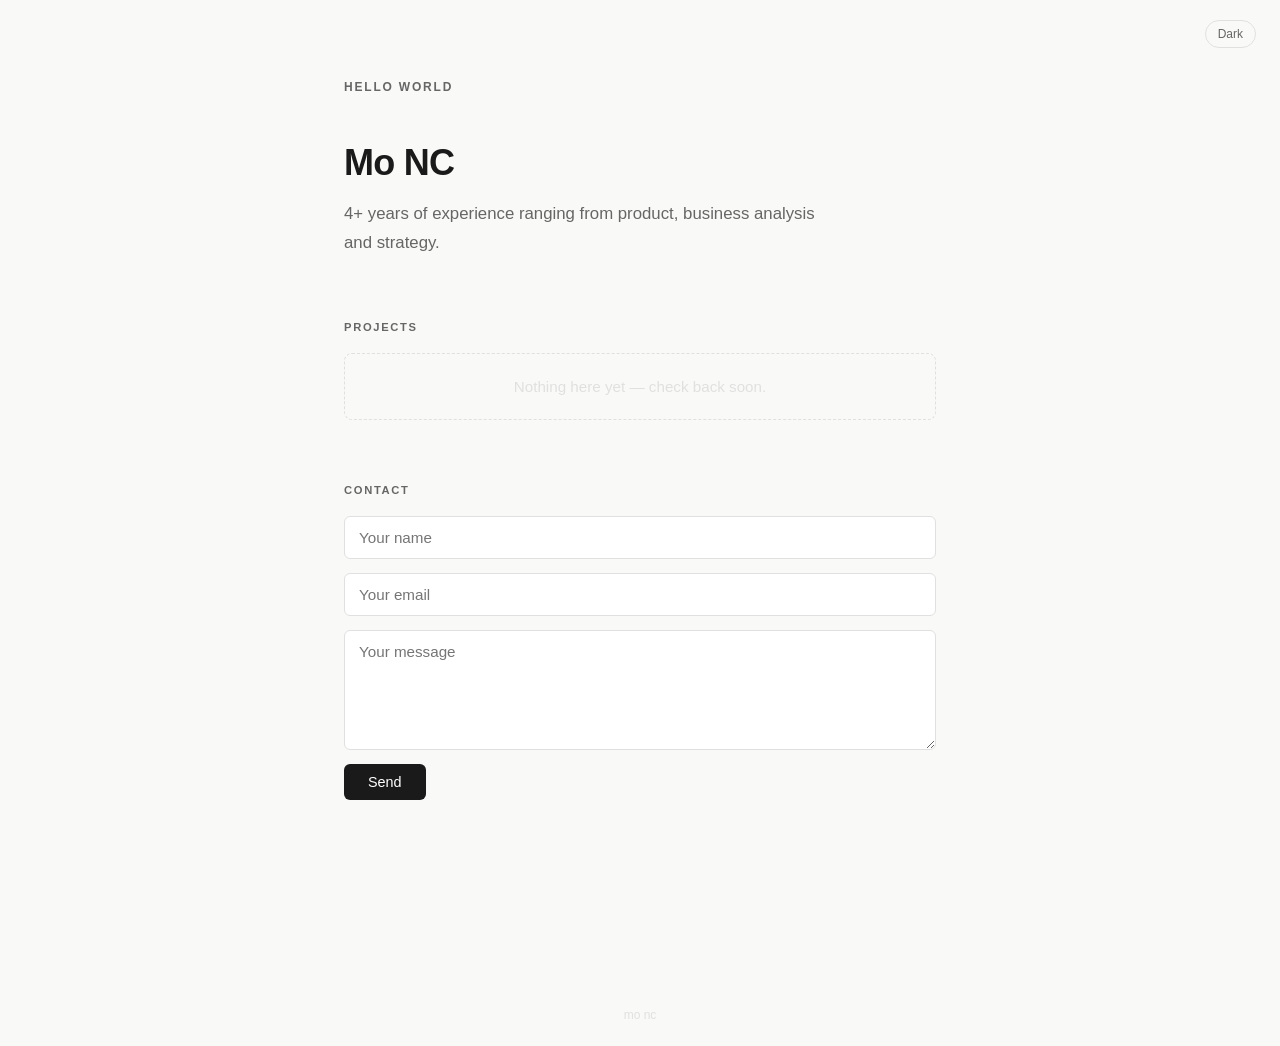
<file: index.html>
<!DOCTYPE html>
<html lang="en">
<head>
  <meta charset="UTF-8" />
  <meta name="viewport" content="width=device-width, initial-scale=1.0" />
  <title>Mo NC</title>
  <style>
    *, *::before, *::after { box-sizing: border-box; margin: 0; padding: 0; }

    :root {
      --bg: #f9f9f7;
      --text: #1a1a1a;
      --muted: #666;
      --border: #e0e0e0;
      --accent: #1a1a1a;
      --input-bg: #fff;
    }

    :root.dark {
      --bg: #111110;
      --text: #e8e8e6;
      --muted: #888;
      --border: #2e2e2c;
      --accent: #e8e8e6;
      --input-bg: #1c1c1a;
    }

    body {
      font-family: -apple-system, BlinkMacSystemFont, "Segoe UI", Roboto, sans-serif;
      background: var(--bg);
      color: var(--text);
      min-height: 100vh;
      display: flex;
      flex-direction: column;
    }

    main {
      max-width: 640px;
      margin: 0 auto;
      padding: 80px 24px 120px;
      width: 100%;
    }

    .hello {
      font-size: 0.75rem;
      font-weight: 600;
      letter-spacing: 0.15em;
      text-transform: uppercase;
      color: var(--muted);
      margin-bottom: 48px;
    }

    .name {
      font-size: 2.25rem;
      font-weight: 700;
      letter-spacing: -0.02em;
      margin-bottom: 16px;
    }

    .bio {
      font-size: 1.05rem;
      line-height: 1.7;
      color: var(--muted);
      max-width: 480px;
      margin-bottom: 64px;
    }

    section { margin-bottom: 64px; }

    h2 {
      font-size: 0.7rem;
      font-weight: 600;
      letter-spacing: 0.15em;
      text-transform: uppercase;
      color: var(--muted);
      margin-bottom: 20px;
    }

    .projects-empty {
      font-size: 0.95rem;
      color: var(--border);
      border: 1px dashed var(--border);
      border-radius: 8px;
      padding: 24px;
      text-align: center;
    }

    form {
      display: flex;
      flex-direction: column;
      gap: 14px;
    }

    input, textarea {
      width: 100%;
      padding: 12px 14px;
      border: 1px solid var(--border);
      border-radius: 6px;
      background: var(--input-bg);
      font-size: 0.95rem;
      font-family: inherit;
      color: var(--text);
      outline: none;
      transition: border-color 0.15s;
    }

    input:focus, textarea:focus {
      border-color: var(--text);
    }

    textarea { resize: vertical; min-height: 120px; }

    button {
      align-self: flex-start;
      padding: 10px 24px;
      background: var(--accent);
      color: #fff;
      border: none;
      border-radius: 6px;
      font-size: 0.9rem;
      font-weight: 500;
      cursor: pointer;
      transition: opacity 0.15s;
    }

    button:hover { opacity: 0.75; }

    .success {
      display: none;
      font-size: 0.9rem;
      color: #2e7d32;
      margin-top: 8px;
    }

    footer {
      margin-top: auto;
      padding: 24px;
      text-align: center;
      font-size: 0.75rem;
      color: var(--border);
    }

    .theme-toggle {
      position: fixed;
      top: 20px;
      right: 24px;
      background: none;
      border: 1px solid var(--border);
      border-radius: 20px;
      padding: 6px 12px;
      font-size: 0.75rem;
      font-weight: 500;
      color: var(--muted);
      cursor: pointer;
      transition: border-color 0.15s, color 0.15s;
      align-self: unset;
    }

    .theme-toggle:hover {
      opacity: 1;
      color: var(--text);
      border-color: var(--text);
    }

    body { transition: background 0.2s, color 0.2s; }
  </style>
</head>
<body>
  <button class="theme-toggle" id="theme-toggle" aria-label="Toggle dark mode">Dark</button>
  <main>
    <p class="hello">Hello World</p>

    <h1 class="name">Mo NC</h1>
    <p class="bio">4+ years of experience ranging from product, business analysis and strategy.</p>

    <section>
      <h2>Projects</h2>
      <div class="projects-empty">Nothing here yet — check back soon.</div>
    </section>

    <section>
      <h2>Contact</h2>
      <form id="contact-form">
        <input type="text" name="name" placeholder="Your name" required />
        <input type="email" name="email" placeholder="Your email" required />
        <textarea name="message" placeholder="Your message" required></textarea>
        <button type="submit">Send</button>
        <p class="success" id="success-msg">Message sent — I'll be in touch.</p>
      </form>
    </section>
  </main>

  <footer>mo nc</footer>

  <script>
    const toggle = document.getElementById('theme-toggle');
    const root = document.documentElement;

    if (localStorage.getItem('theme') === 'dark') {
      root.classList.add('dark');
      toggle.textContent = 'Light';
    }

    toggle.addEventListener('click', function() {
      const isDark = root.classList.toggle('dark');
      toggle.textContent = isDark ? 'Light' : 'Dark';
      localStorage.setItem('theme', isDark ? 'dark' : 'light');
    });

    document.getElementById('contact-form').addEventListener('submit', function(e) {
      e.preventDefault();
      const name = this.name.value;
      const email = this.email.value;
      const message = this.message.value;
      const mailto = `mailto:mnoorchowdhury5959@gmail.com?subject=Message from ${encodeURIComponent(name)}&body=${encodeURIComponent(message + '\n\nFrom: ' + email)}`;
      window.location.href = mailto;
      document.getElementById('success-msg').style.display = 'block';
    });
  </script>
</body>
</html>
</file>
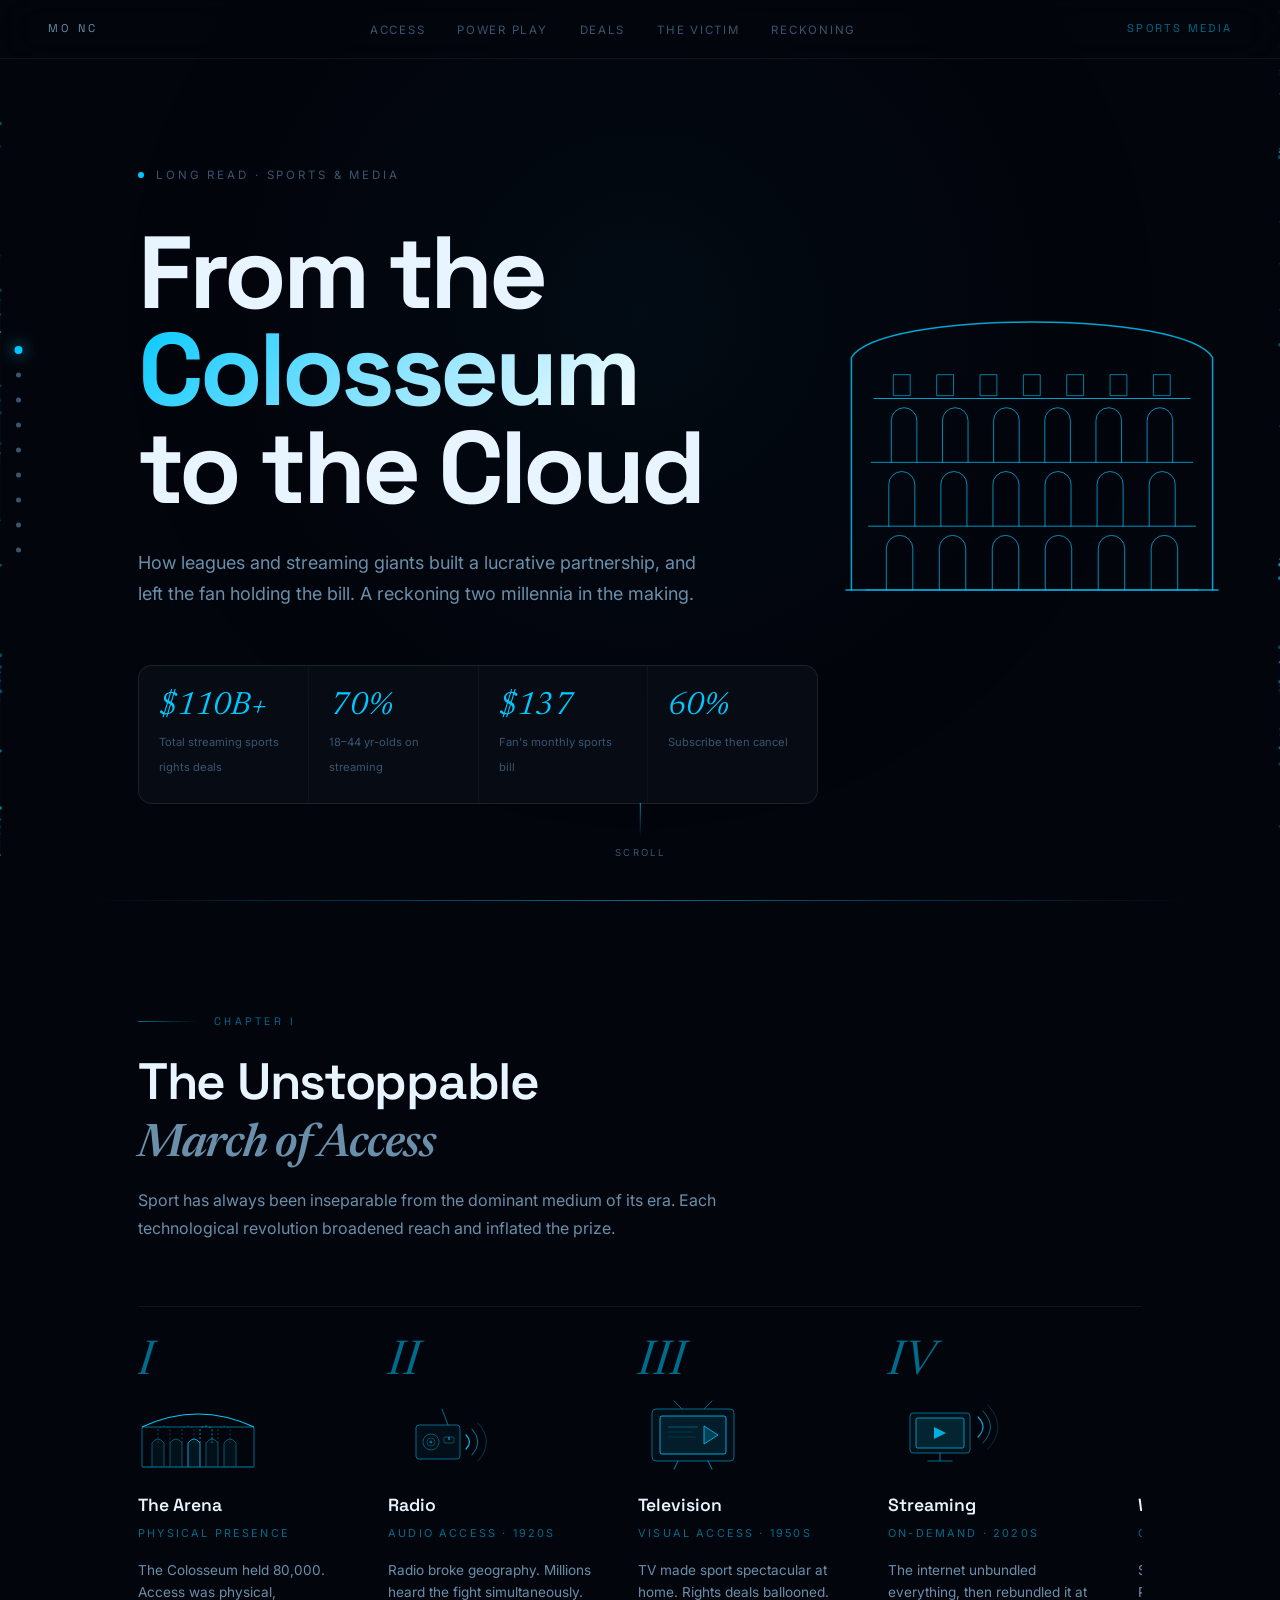
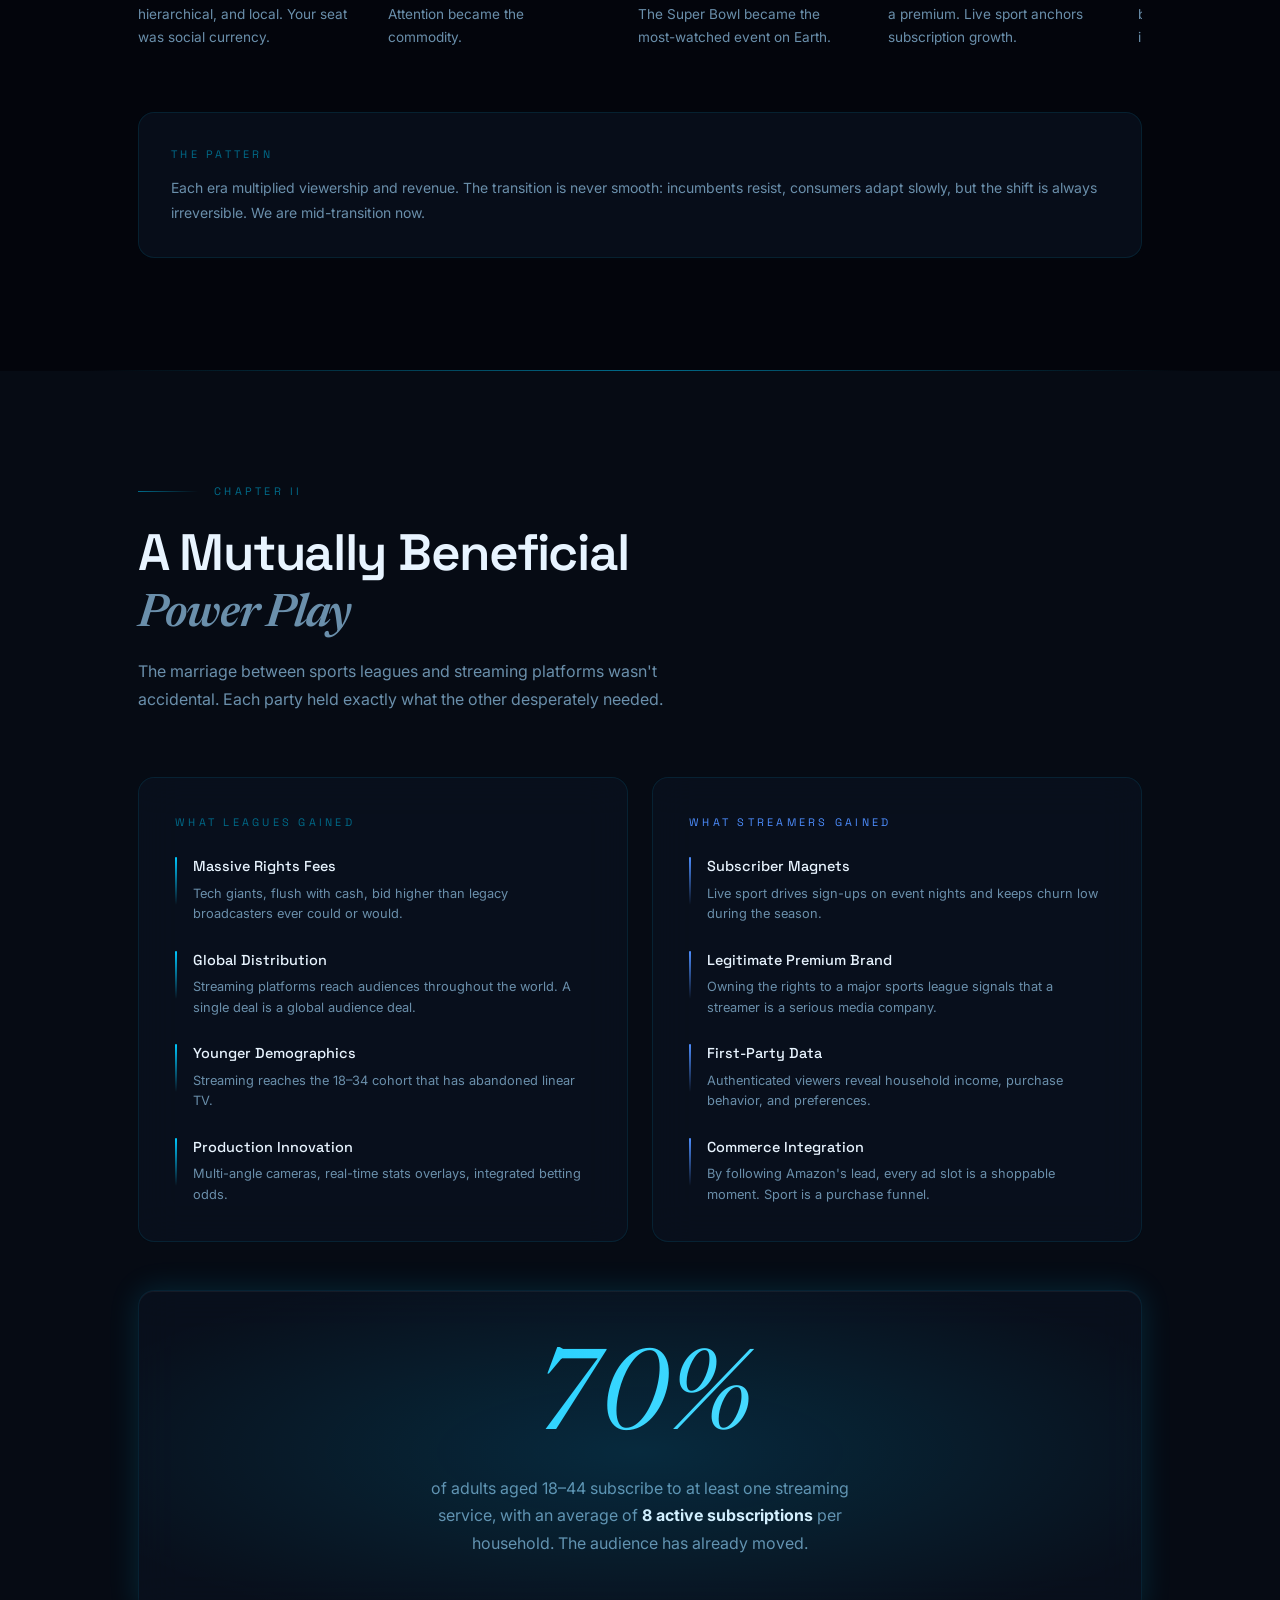
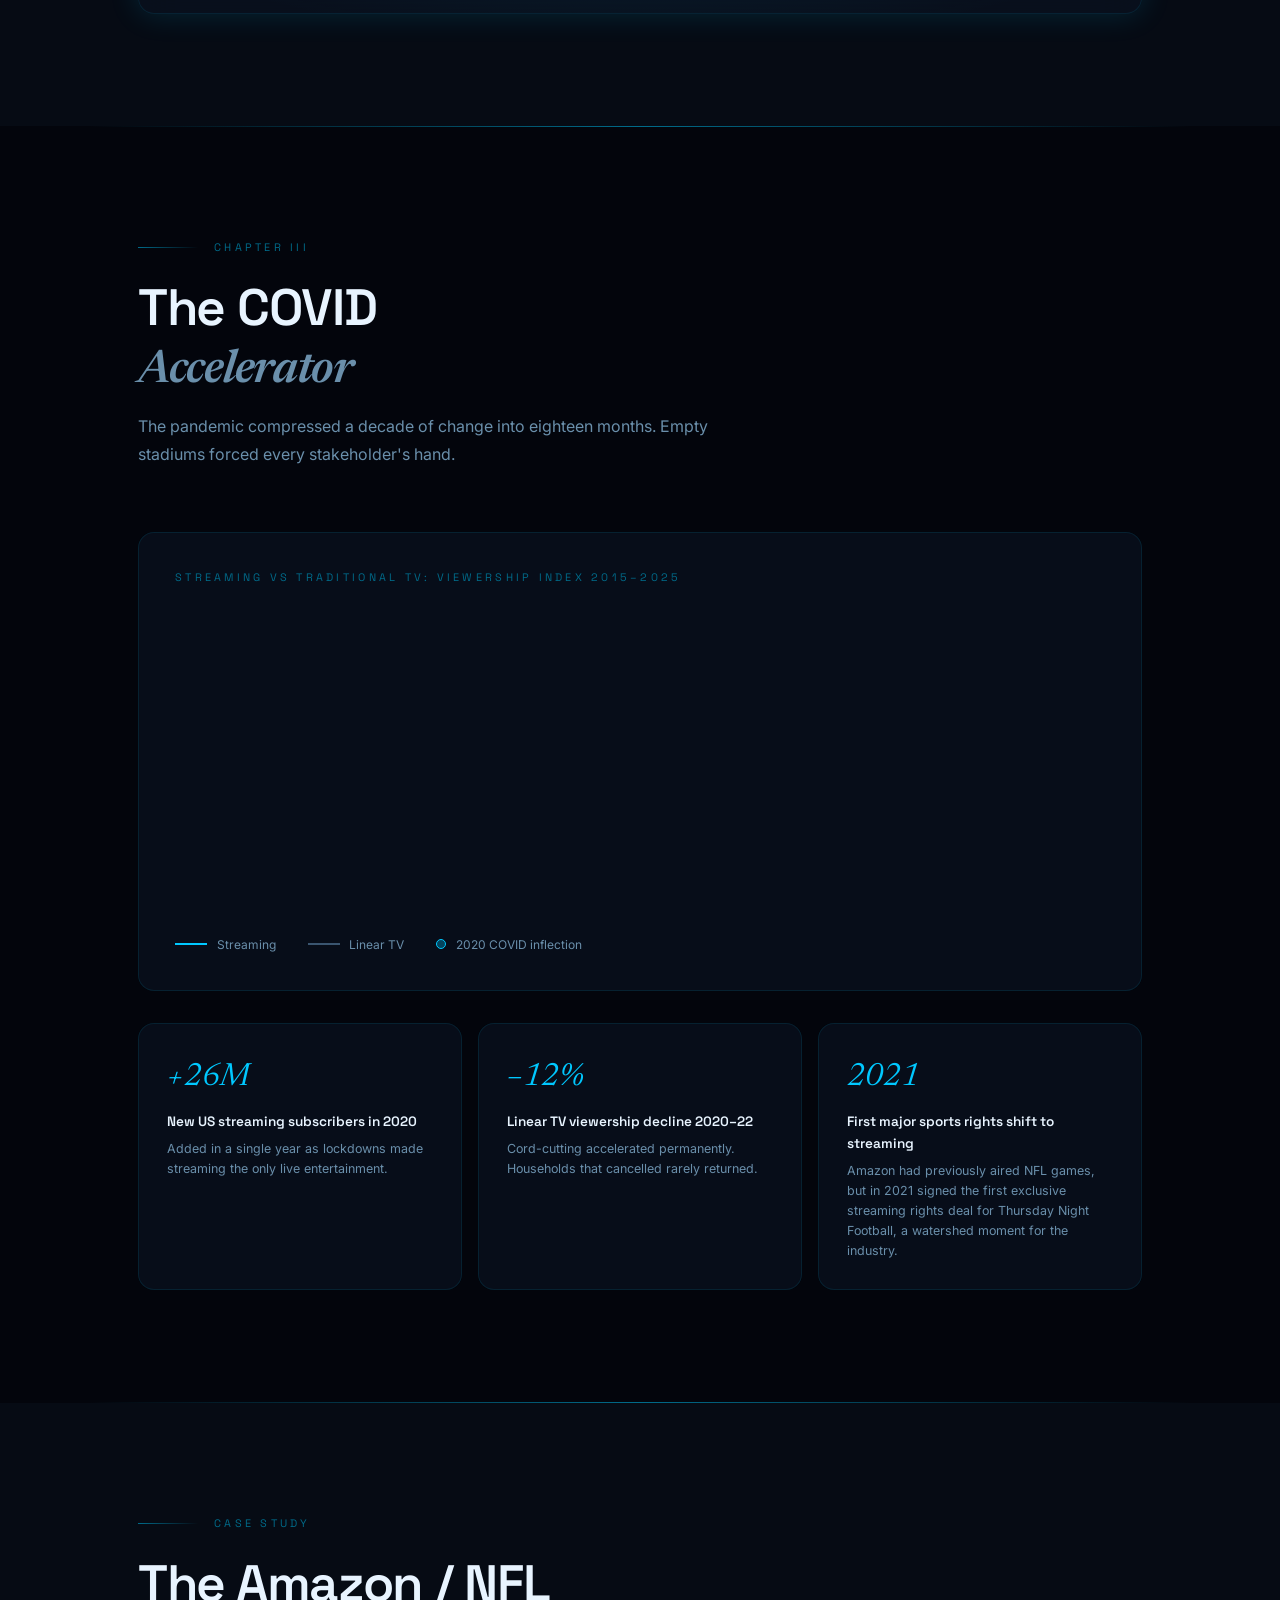
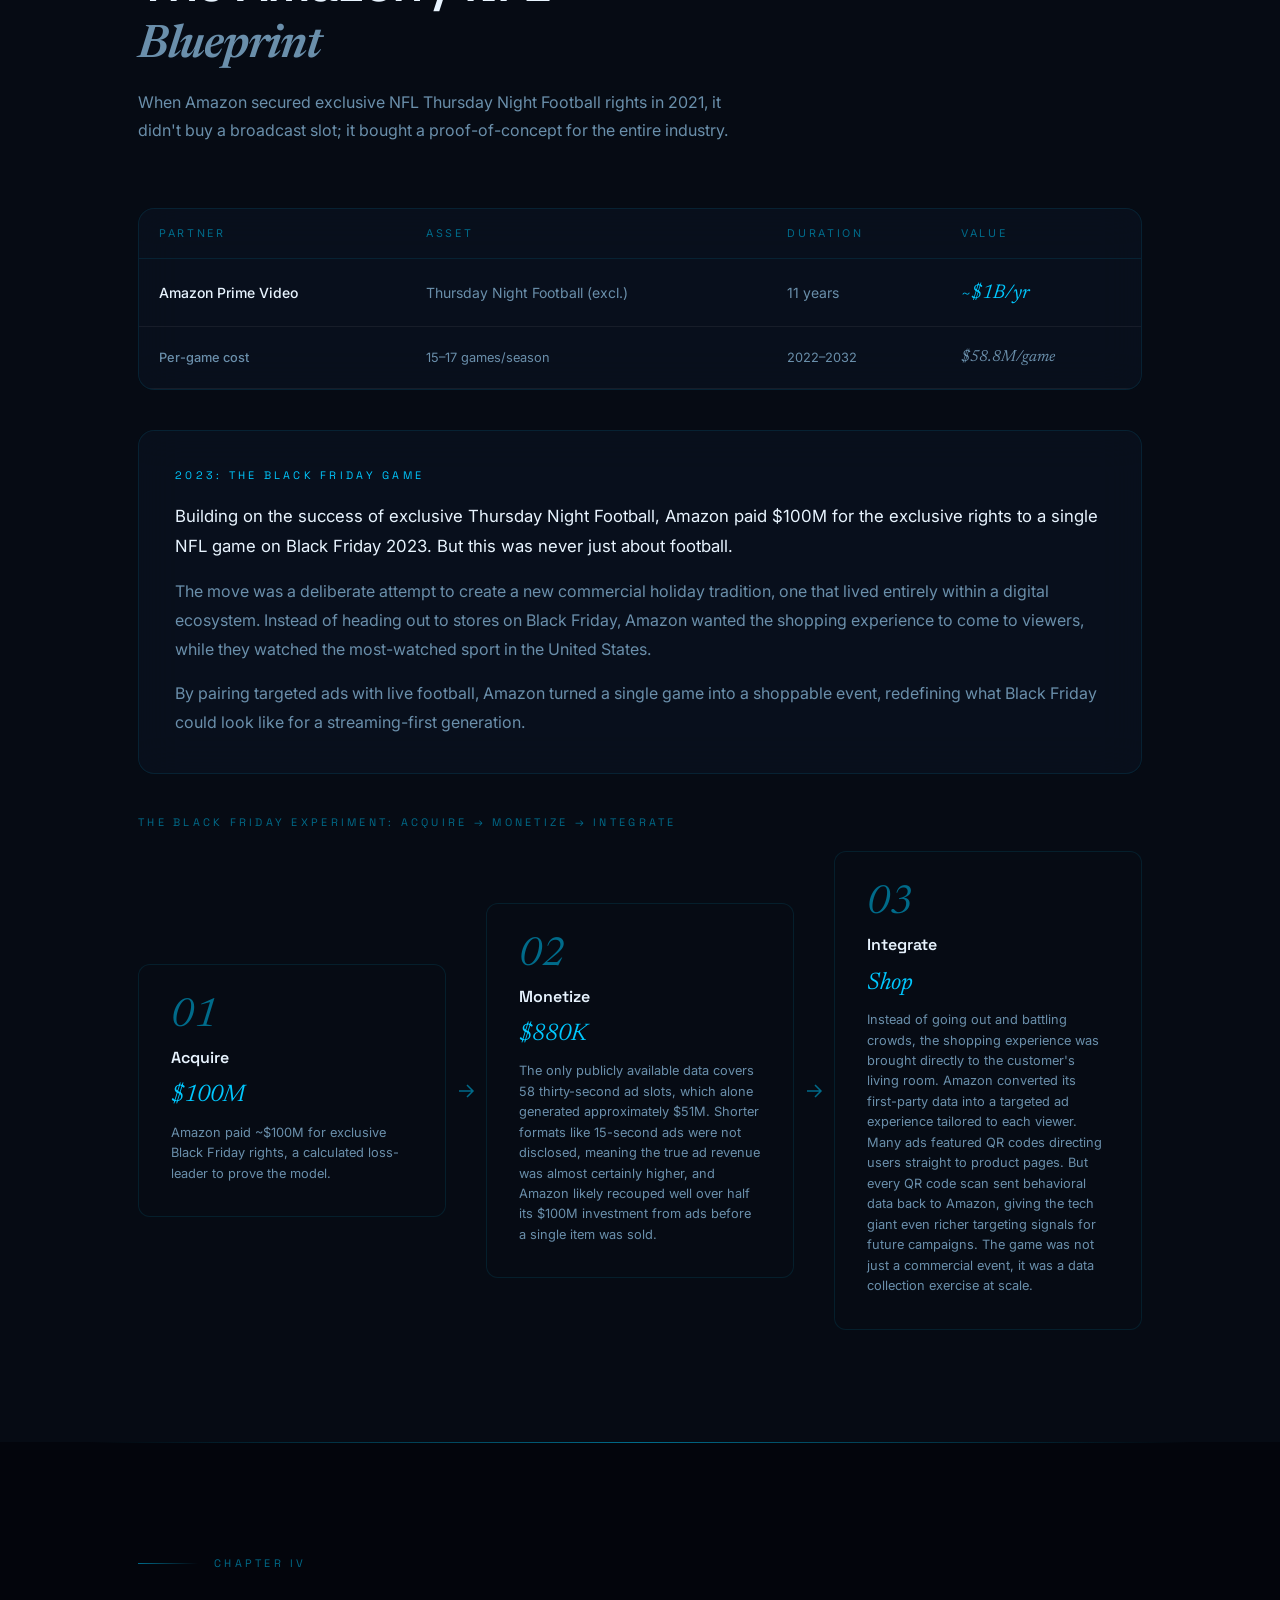
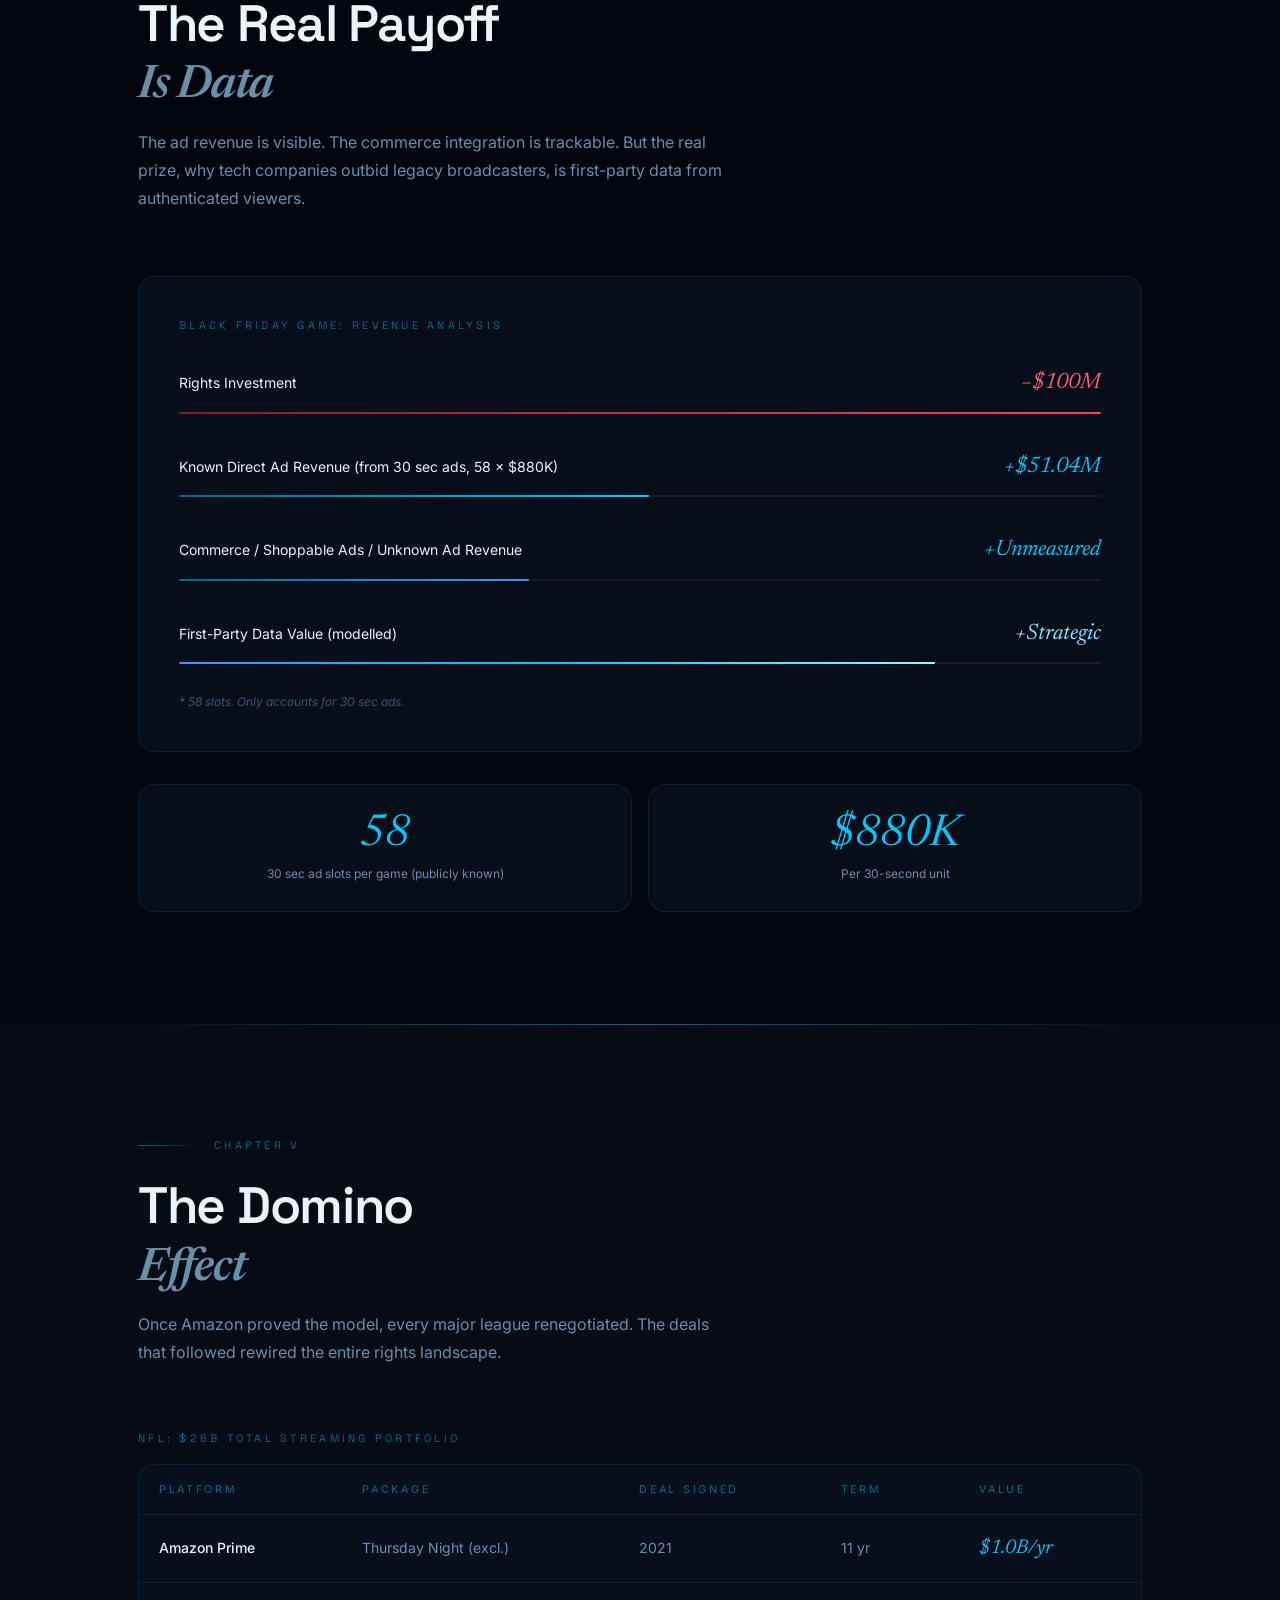
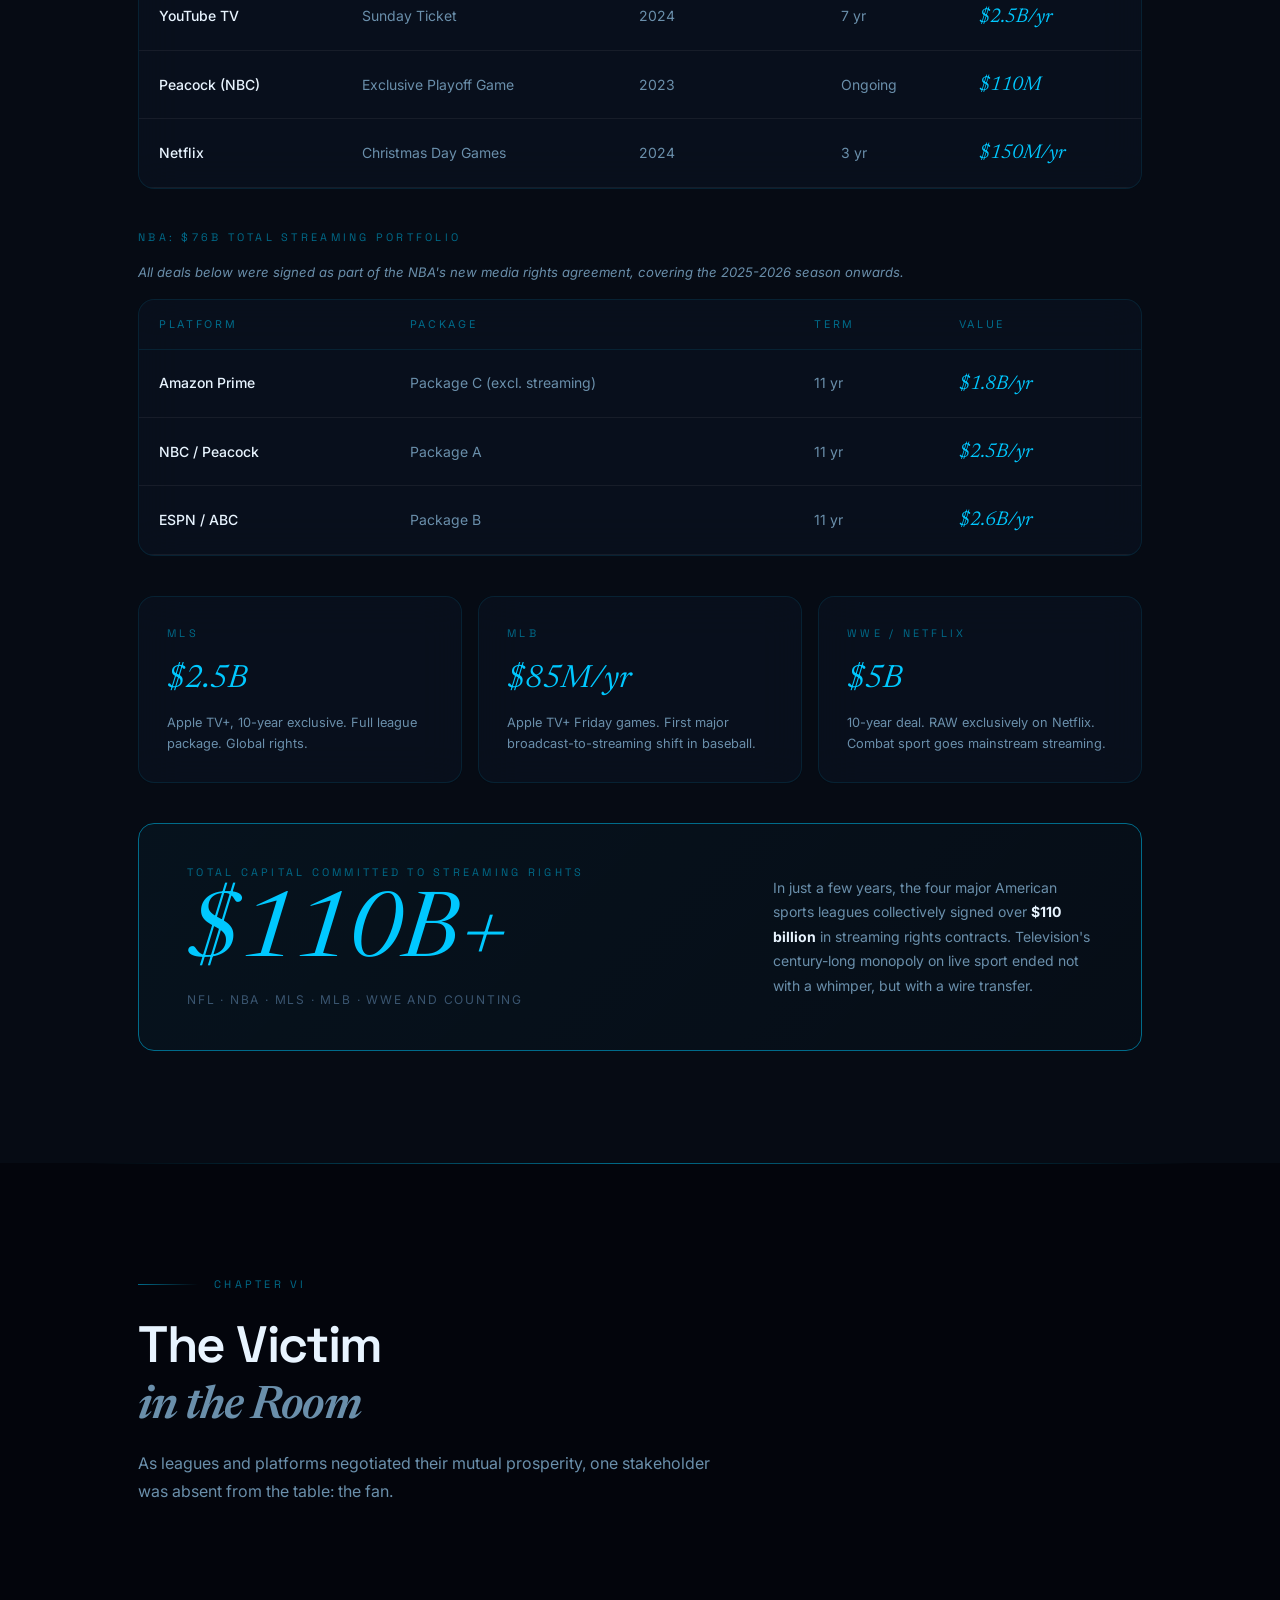
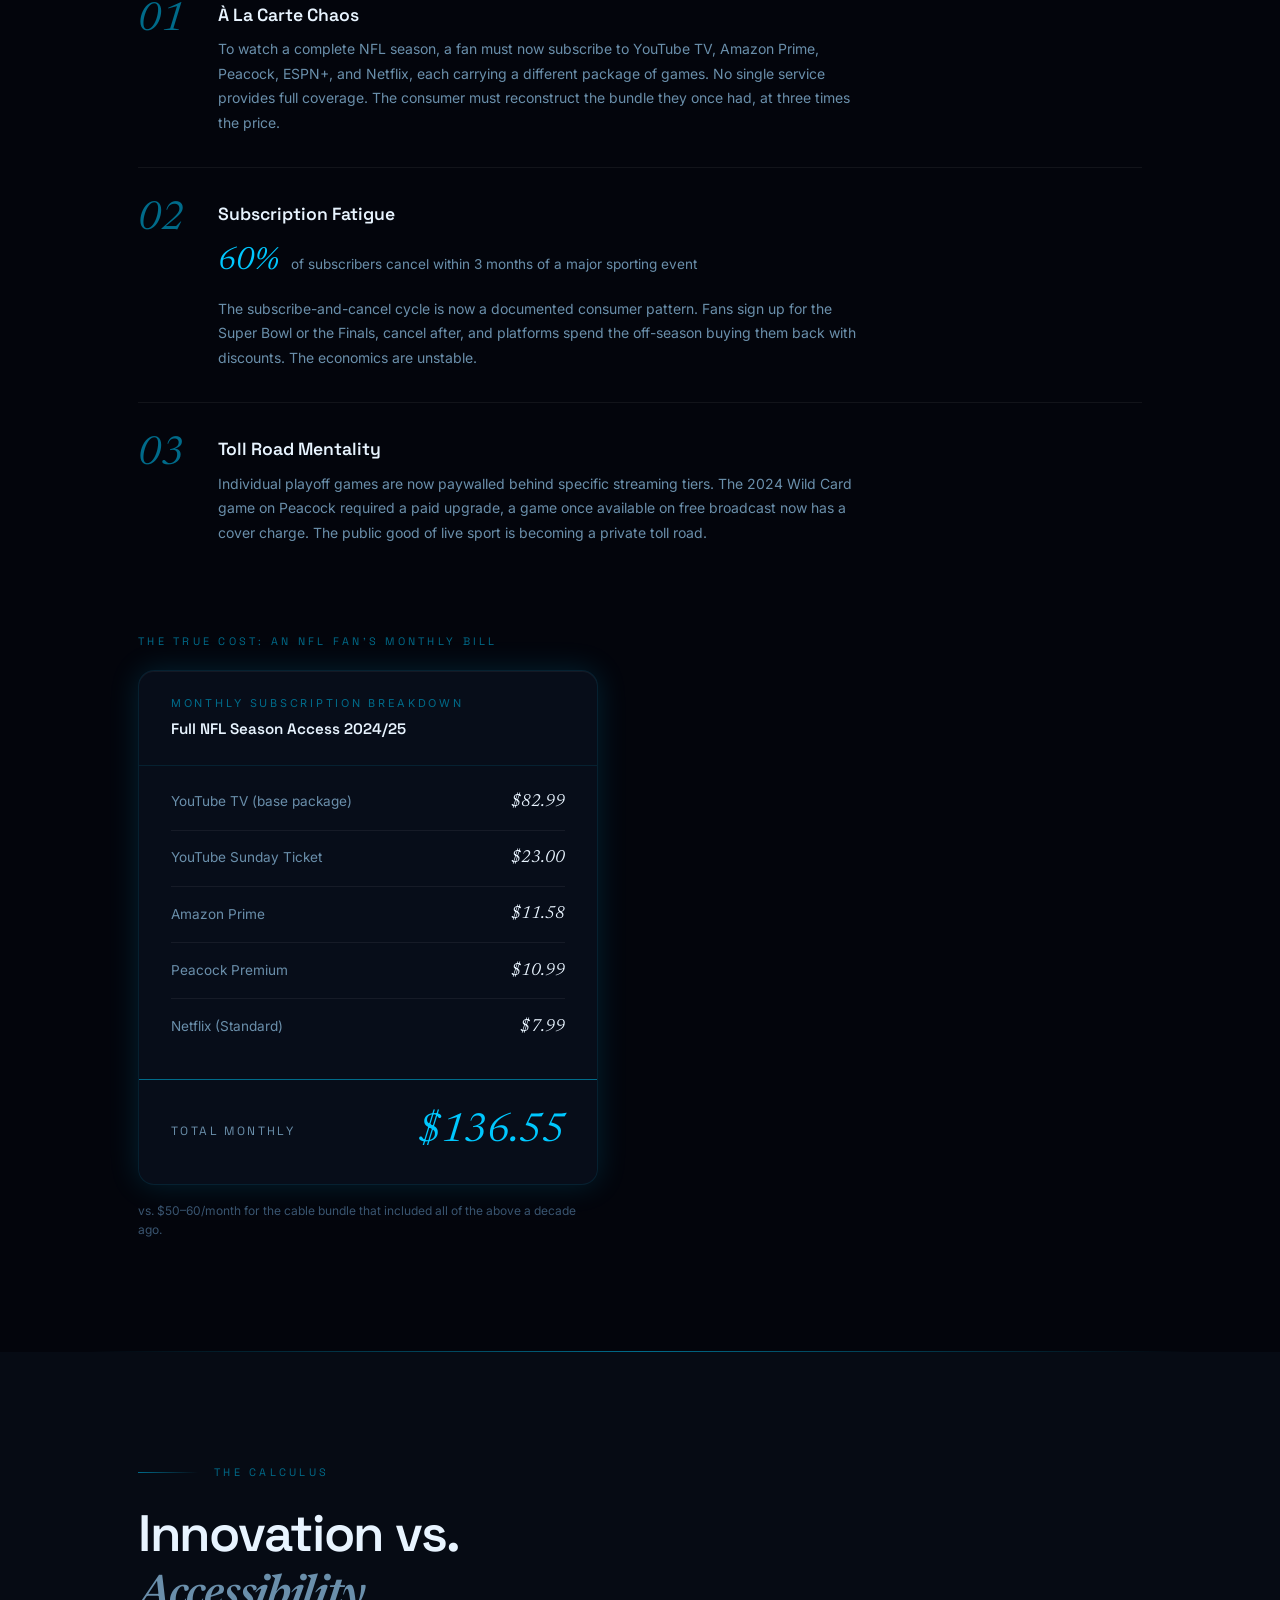
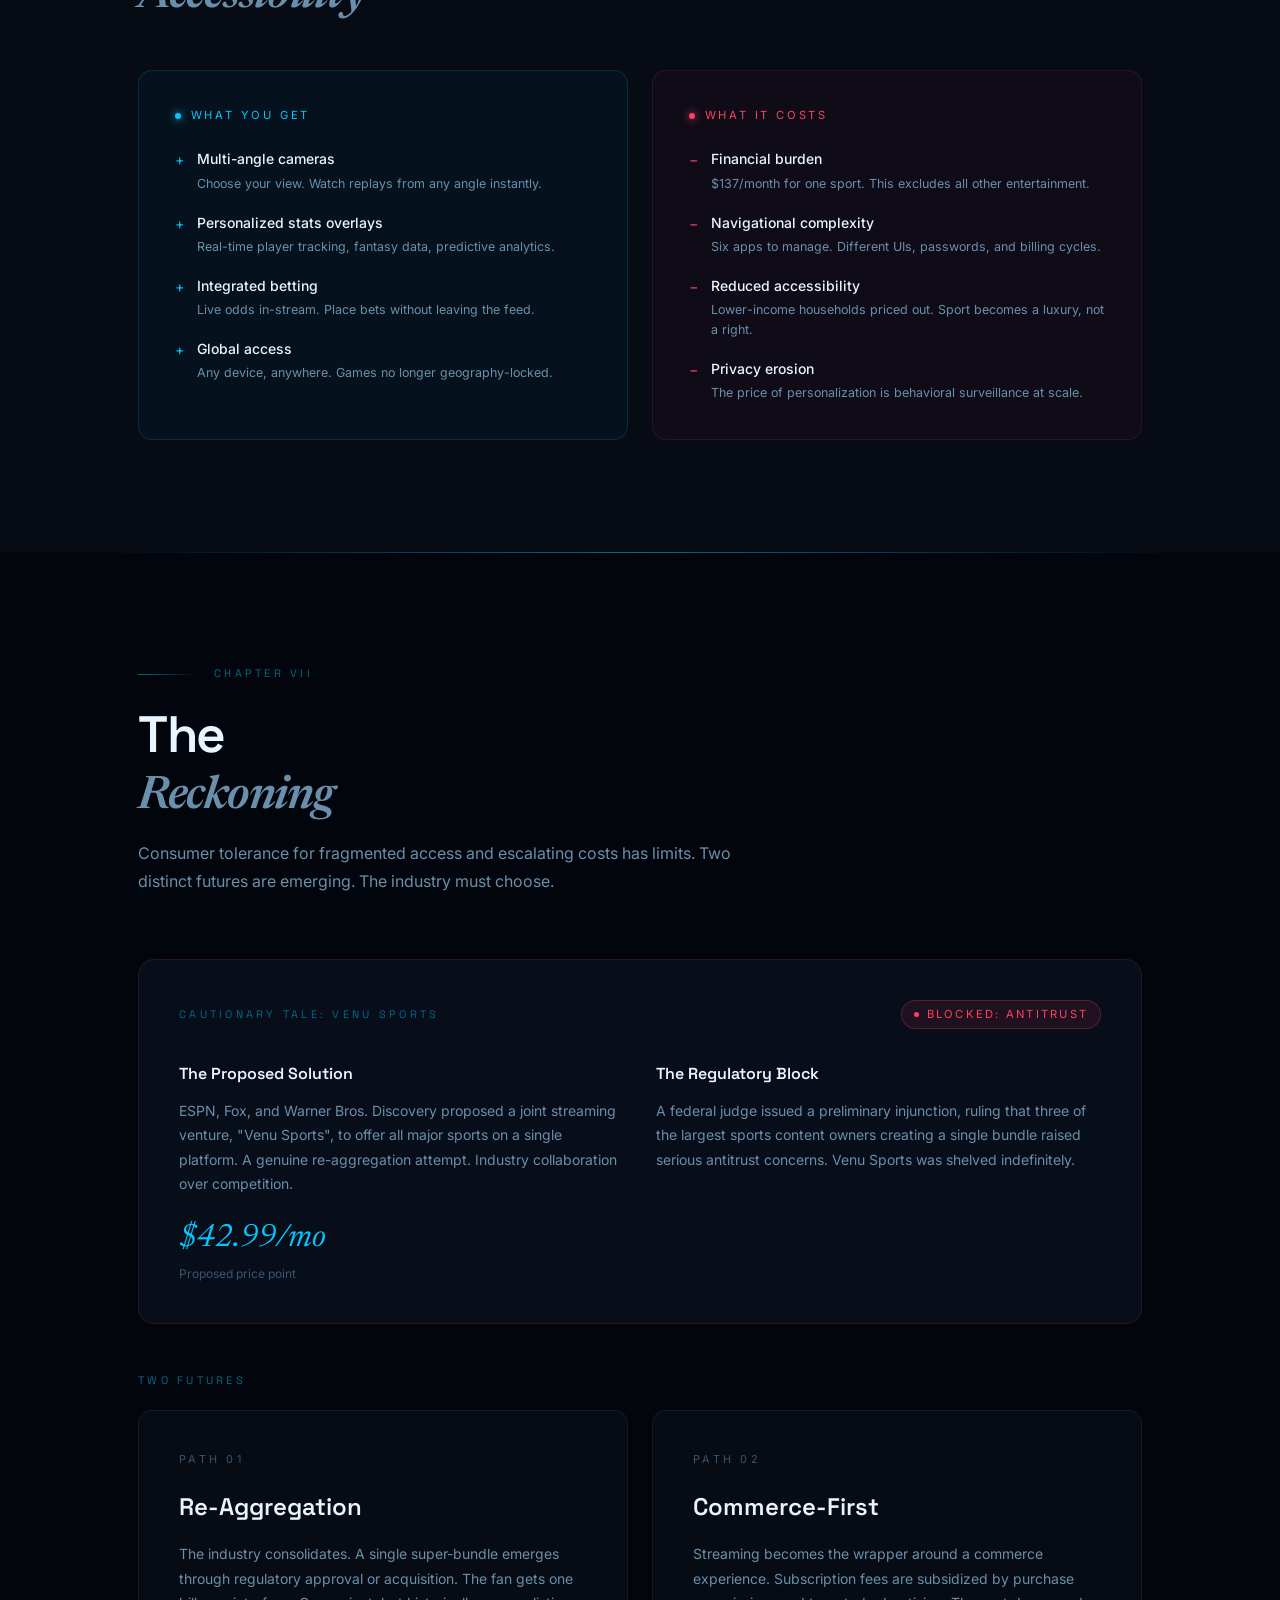
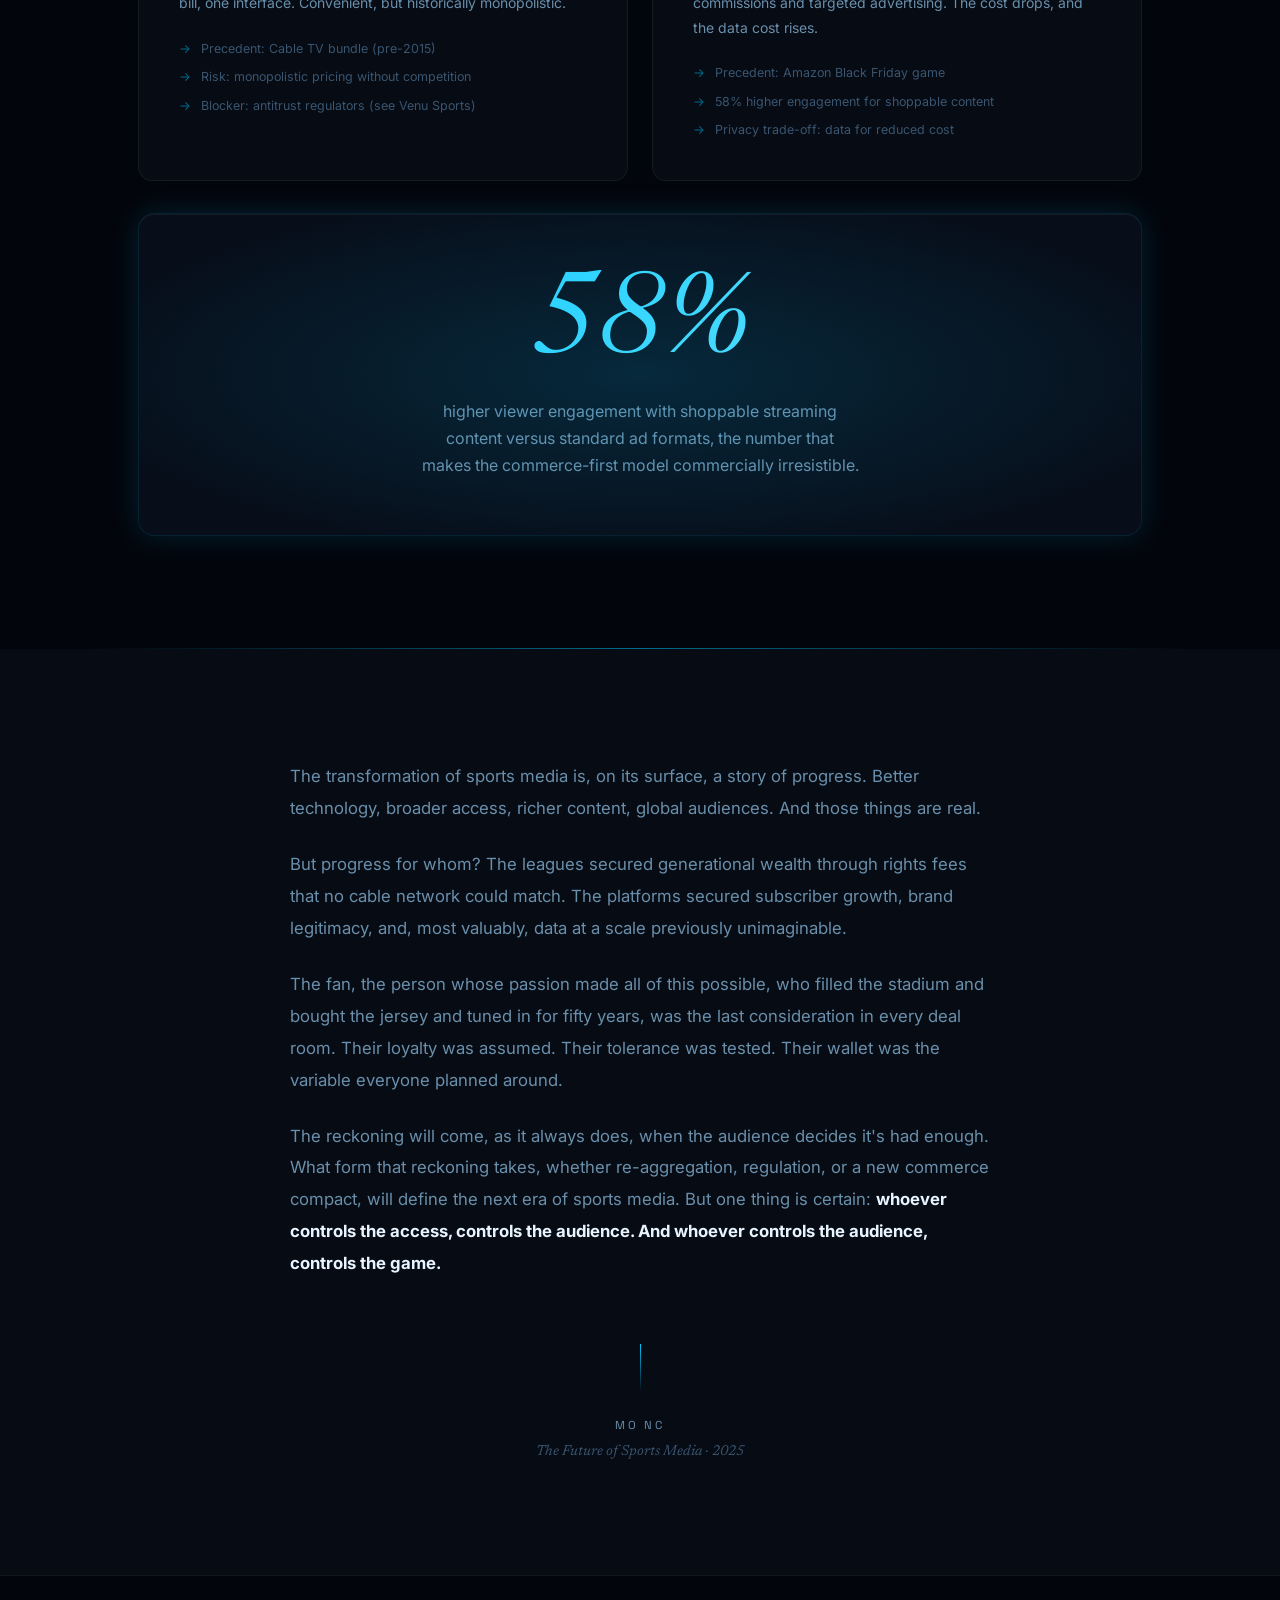
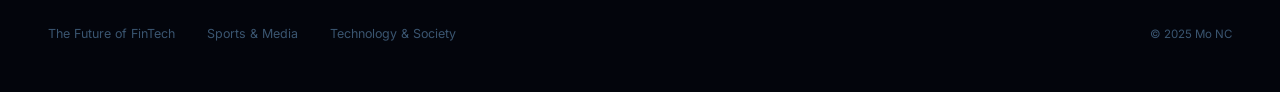
<file: From the Colosseum to the Cloud/index.html>
<!DOCTYPE html>
<html lang="en">
<head>
  <meta charset="UTF-8" />
  <meta name="viewport" content="width=device-width, initial-scale=1.0" />
  <title>From the Colosseum to the Cloud</title>
  <link rel="preconnect" href="https://fonts.googleapis.com" />
  <link rel="preconnect" href="https://fonts.gstatic.com" crossorigin />
  <link href="https://fonts.googleapis.com/css2?family=Space+Grotesk:wght@300;400;500;600;700&family=Inter:wght@300;400;500;600&family=Newsreader:ital,wght@0,300;0,400;1,300;1,400;1,600&display=swap" rel="stylesheet" />
  <style>
    *, *::before, *::after { box-sizing: border-box; margin: 0; padding: 0; }

    :root {
      --cyan:        #00c8ff;
      --cyan-dim:    #006b8a;
      --cyan-glow:   rgba(0,200,255,0.15);
      --blue:        #4d8eff;
      --bg:          #03050c;
      --bg-2:        #060b14;
      --bg-3:        #0a1020;
      --surface:     rgba(10,18,32,0.7);
      --border:      rgba(0,200,255,0.1);
      --border-dim:  rgba(255,255,255,0.06);
      --text:        #e8f4ff;
      --text-muted:  #6a8fab;
      --text-dim:    #3a5570;
      --red:         #ff4060;
      --white:       #ffffff;
    }

    html { scroll-behavior: smooth; }
    body {
      background: var(--bg);
      color: var(--text);
      font-family: 'Inter', sans-serif;
      font-size: 16px;
      line-height: 1.6;
      overflow-x: hidden;
    }

    /* ─── SCROLLBAR ──────────────────────────────── */
    ::-webkit-scrollbar { width: 3px; }
    ::-webkit-scrollbar-track { background: var(--bg); }
    ::-webkit-scrollbar-thumb { background: var(--cyan-dim); border-radius: 2px; }

    /* ─── PROGRESS BAR ───────────────────────────── */
    #progress {
      position: fixed; top: 0; left: 0; height: 2px; width: 0%;
      background: linear-gradient(90deg, var(--blue), var(--cyan));
      z-index: 300; box-shadow: 0 0 12px var(--cyan);
      transition: width 0.1s linear;
    }

    /* ─── NAV ────────────────────────────────────── */
    nav {
      position: fixed; top: 0; left: 0; right: 0; z-index: 200;
      display: flex; align-items: center; justify-content: space-between;
      padding: 1rem 3rem;
      background: rgba(3,5,12,0.8);
      backdrop-filter: blur(24px);
      border-bottom: 1px solid var(--border-dim);
    }
    .nav-logo {
      font-family: 'Space Grotesk', sans-serif;
      font-size: 0.7rem; letter-spacing: 0.3em; text-transform: uppercase;
      color: var(--text-muted);
    }
    .nav-links { display: flex; gap: 2rem; list-style: none; }
    .nav-links a {
      font-size: 0.72rem; letter-spacing: 0.15em; text-transform: uppercase;
      color: var(--text-dim); text-decoration: none;
      transition: color 0.2s;
    }
    .nav-links a:hover { color: var(--cyan); }
    .nav-tag {
      font-family: 'Space Grotesk', sans-serif;
      font-size: 0.7rem; letter-spacing: 0.2em; text-transform: uppercase;
      color: var(--cyan-dim);
    }

    /* ─── SIDE DOTS ──────────────────────────────── */
    .side-nav {
      position: fixed; left: 1rem; top: 50%; transform: translateY(-50%);
      z-index: 100; display: flex; flex-direction: column; gap: 1.25rem;
      /* reset inherited nav{} styles */
      right: auto; padding: 0; background: transparent;
      backdrop-filter: none; -webkit-backdrop-filter: none;
      border: none; align-items: flex-start; justify-content: flex-start;
    }
    .side-dot {
      width: 5px; height: 5px; border-radius: 50%;
      background: var(--text-dim); cursor: pointer;
      transition: background 0.3s, transform 0.3s, box-shadow 0.3s;
      text-decoration: none; display: block;
    }
    .side-dot.active {
      background: var(--cyan);
      transform: scale(1.6);
      box-shadow: 0 0 10px var(--cyan);
    }
    @media (max-width: 1024px) { .side-nav { display: none; } }

    /* ─── SCROLL REVEAL ──────────────────────────── */
    .reveal {
      opacity: 0; transform: translateY(40px);
      transition: opacity 0.9s cubic-bezier(0.16,1,0.3,1), transform 0.9s cubic-bezier(0.16,1,0.3,1);
    }
    .reveal.up { opacity: 1; transform: translateY(0); }
    .reveal-l {
      opacity: 0; transform: translateX(-40px);
      transition: opacity 0.9s cubic-bezier(0.16,1,0.3,1), transform 0.9s cubic-bezier(0.16,1,0.3,1);
    }
    .reveal-l.up { opacity: 1; transform: translateX(0); }
    .reveal-r {
      opacity: 0; transform: translateX(40px);
      transition: opacity 0.9s cubic-bezier(0.16,1,0.3,1), transform 0.9s cubic-bezier(0.16,1,0.3,1);
    }
    .reveal-r.up { opacity: 1; transform: translateX(0); }
    .d1{transition-delay:0.05s} .d2{transition-delay:0.12s} .d3{transition-delay:0.2s}
    .d4{transition-delay:0.28s} .d5{transition-delay:0.36s} .d6{transition-delay:0.44s}

    /* ─── GLASS CARD ─────────────────────────────── */
    .glass {
      background: var(--surface);
      backdrop-filter: blur(20px);
      border: 1px solid var(--border);
      border-radius: 16px;
    }
    .glass-glow {
      background: var(--surface);
      backdrop-filter: blur(20px);
      border: 1px solid var(--border);
      border-radius: 16px;
      box-shadow: 0 0 30px var(--cyan-glow), inset 0 1px 0 rgba(255,255,255,0.05);
    }

    /* ─── TYPE ───────────────────────────────────── */
    .h-display {
      font-family: 'Space Grotesk', sans-serif;
      font-weight: 700; line-height: 1.0;
      letter-spacing: -0.03em;
    }
    .h-section {
      font-family: 'Space Grotesk', sans-serif;
      font-weight: 600; line-height: 1.1;
      letter-spacing: -0.025em;
    }
    .serif { font-family: 'Newsreader', serif; font-style: italic; }
    .label {
      font-family: 'Space Grotesk', sans-serif;
      font-size: 0.68rem; letter-spacing: 0.3em; text-transform: uppercase;
      color: var(--cyan-dim);
    }
    .cyan { color: var(--cyan); }

    /* Gradient text */
    .grad-cyan {
      background: linear-gradient(135deg, #ffffff 0%, var(--cyan) 100%);
      -webkit-background-clip: text; -webkit-text-fill-color: transparent; background-clip: text;
    }
    .grad-blue {
      background: linear-gradient(135deg, var(--cyan) 0%, var(--blue) 100%);
      -webkit-background-clip: text; -webkit-text-fill-color: transparent; background-clip: text;
    }

    /* ─── SECTIONS ───────────────────────────────── */
    section { position: relative; }
    .section-inner { max-width: 1100px; margin: 0 auto; padding: 7rem 3rem; }
    @media(max-width:768px) { .section-inner { padding: 4rem 1.5rem; } }

    /* ─── HERO ───────────────────────────────────── */
    #hero {
      min-height: 100vh; display: flex; align-items: center;
      overflow: hidden;
    }
    #hero-canvas {
      position: absolute; inset: 0; width: 100%; height: 100%;
      pointer-events: none;
    }
    #morph-canvas {
      position: absolute;
      right: 3%; top: 50%;
      transform: translateY(-50%);
      width: min(420px, 38vw); height: min(400px, 66vh);
      pointer-events: none; z-index: 1;
    }
    @media(max-width: 900px) { #morph-canvas { display: none; } }
    .hero-inner {
      max-width: 1100px; margin: 0 auto; padding: 8rem 3rem 4rem;
      position: relative; z-index: 2; width: 100%;
    }
    .hero-kicker {
      display: inline-flex; align-items: center; gap: 0.75rem;
      margin-bottom: 2.5rem;
    }
    .hero-kicker-dot {
      width: 6px; height: 6px; border-radius: 50%; background: var(--cyan);
      animation: pulse-dot 2s ease-in-out infinite;
    }
    @keyframes pulse-dot {
      0%, 100% { opacity: 1; transform: scale(1); box-shadow: 0 0 0 0 rgba(0,200,255,0.4); }
      50% { opacity: 0.8; transform: scale(1.3); box-shadow: 0 0 0 8px rgba(0,200,255,0); }
    }
    .hero-title {
      font-family: 'Space Grotesk', sans-serif;
      font-weight: 700; line-height: 0.95;
      letter-spacing: -0.04em;
      font-size: clamp(3.5rem, 8vw, 7.5rem);
      margin-bottom: 2rem;
    }
    .hero-title em {
      font-style: normal;
      background: linear-gradient(135deg, var(--cyan) 0%, #a0e8ff 60%, var(--white) 100%);
      -webkit-background-clip: text; -webkit-text-fill-color: transparent; background-clip: text;
    }
    .hero-sub {
      font-size: 1.125rem; color: var(--text-muted); max-width: 560px;
      line-height: 1.7; margin-bottom: 3.5rem;
    }
    .hero-stats {
      display: grid; grid-template-columns: repeat(4,1fr); gap: 1px;
      background: var(--border-dim); border: 1px solid var(--border-dim);
      border-radius: 14px; overflow: hidden; max-width: 680px;
    }
    .hero-stat {
      background: var(--bg-2); padding: 1.5rem 1.25rem;
      transition: background 0.25s;
    }
    .hero-stat:hover { background: var(--bg-3); }
    .hero-stat-num {
      font-family: 'Newsreader', serif; font-style: italic;
      font-size: 2rem; color: var(--cyan); display: block; line-height: 1;
      margin-bottom: 0.35rem;
    }
    .hero-stat-label { font-size: 0.7rem; color: var(--text-dim); line-height: 1.4; }
    .hero-scroll-cue {
      position: absolute; bottom: 2.5rem; left: 50%; transform: translateX(-50%);
      display: flex; flex-direction: column; align-items: center; gap: 0.5rem;
      animation: float-cue 2.5s ease-in-out infinite;
    }
    @keyframes float-cue {
      0%,100% { transform: translateX(-50%) translateY(0); }
      50% { transform: translateX(-50%) translateY(6px); }
    }
    .scroll-line {
      width: 1px; height: 48px;
      background: linear-gradient(to bottom, var(--cyan), transparent);
    }
    .scroll-label { font-size: 0.6rem; letter-spacing: 0.25em; text-transform: uppercase; color: var(--text-dim); }

    /* ─── CHAPTER LABEL ──────────────────────────── */
    .chapter-label {
      display: flex; align-items: center; gap: 1rem; margin-bottom: 1.5rem;
    }
    .chapter-line {
      flex: 1; height: 1px; background: linear-gradient(to right, var(--cyan-dim), transparent);
      max-width: 60px;
    }

    /* ─── SECTION TITLE ──────────────────────────── */
    .section-title { font-size: clamp(2.2rem, 4vw, 3.5rem); margin-bottom: 1rem; }
    .section-lead { font-size: 1rem; color: var(--text-muted); max-width: 600px; line-height: 1.75; margin-bottom: 4rem; }

    /* ─── ERA TIMELINE ───────────────────────────── */
    .era-track {
      display: flex; overflow-x: auto; gap: 0;
      scrollbar-width: none; -ms-overflow-style: none;
      cursor: grab;
    }
    .era-track:active { cursor: grabbing; }
    .era-track::-webkit-scrollbar { display: none; }
    .era-card {
      min-width: 240px; padding: 2rem 2.5rem 2rem 0;
      border-top: 1px solid var(--border-dim);
      transition: border-color 0.3s;
      flex-shrink: 0;
    }
    .era-card:hover { border-top-color: var(--cyan); }
    .era-num {
      font-family: 'Newsreader', serif; font-style: italic;
      font-size: 3rem; color: var(--cyan-dim); line-height: 1; margin-bottom: 0.75rem;
    }
    .era-title { font-family: 'Space Grotesk', sans-serif; font-weight: 600; font-size: 1.1rem; color: var(--text); margin-bottom: 0.35rem; }
    .era-tag { font-size: 0.68rem; letter-spacing: 0.2em; text-transform: uppercase; color: var(--cyan-dim); margin-bottom: 1rem; }
    .era-desc { font-size: 0.85rem; color: var(--text-muted); line-height: 1.65; max-width: 210px; }

    /* ─── TWO-COL ────────────────────────────────── */
    .two-col { display: grid; grid-template-columns: 1fr 1fr; gap: 1.5rem; }
    @media(max-width:768px) { .two-col { grid-template-columns: 1fr; } .hero-stats { grid-template-columns: 2fr 2fr; } }
    .benefit-list { list-style: none; display: flex; flex-direction: column; gap: 1.5rem; }
    .benefit-item { display: flex; gap: 1rem; align-items: flex-start; }
    .benefit-bar {
      width: 2px; flex-shrink: 0; height: 100%; min-height: 48px;
      background: linear-gradient(to bottom, var(--cyan), transparent);
      border-radius: 2px; margin-top: 2px;
    }
    .benefit-title { font-family: 'Space Grotesk', sans-serif; font-weight: 500; font-size: 0.9rem; color: var(--text); margin-bottom: 0.35rem; }
    .benefit-desc { font-size: 0.8rem; color: var(--text-muted); line-height: 1.6; }

    /* ─── BIG STAT ───────────────────────────────── */
    .big-stat-block {
      text-align: center; padding: 3.5rem 2rem;
      position: relative; overflow: hidden;
    }
    .big-stat-block::before {
      content: ''; position: absolute; inset: 0;
      background: radial-gradient(ellipse 60% 60% at 50% 50%, var(--cyan-glow), transparent);
      pointer-events: none;
    }
    .big-num {
      font-family: 'Newsreader', serif; font-style: italic;
      font-size: clamp(4rem, 10vw, 7rem);
      background: linear-gradient(135deg, var(--cyan) 0%, #80e8ff 100%);
      -webkit-background-clip: text; -webkit-text-fill-color: transparent; background-clip: text;
      line-height: 1; margin-bottom: 1rem;
    }
    .big-stat-text { font-size: 1rem; color: var(--text-muted); max-width: 440px; margin: 0 auto; line-height: 1.7; }

    /* ─── CANVAS CHART ───────────────────────────── */
    #scurve { width: 100%; height: 300px; display: block; }

    /* ─── 3-CARD STRIP ───────────────────────────── */
    .card-strip { display: grid; grid-template-columns: repeat(3, 1fr); gap: 1px; background: var(--border-dim); border: 1px solid var(--border-dim); border-radius: 16px; overflow: hidden; }
    @media(max-width:768px) { .card-strip { grid-template-columns: 1fr; } }
    .strip-card { background: var(--bg-2); padding: 2.25rem; transition: background 0.25s; }
    .strip-card:hover { background: var(--bg-3); }
    .strip-num { font-family: 'Newsreader', serif; font-style: italic; font-size: 2.75rem; color: var(--cyan-dim); line-height: 1; margin-bottom: 0.5rem; }
    .strip-title { font-family: 'Space Grotesk', sans-serif; font-weight: 600; font-size: 1rem; color: var(--text); margin-bottom: 0.5rem; }
    .strip-val { font-family: 'Newsreader', serif; font-style: italic; font-size: 1.75rem; color: var(--cyan); margin-bottom: 0.75rem; }
    .strip-desc { font-size: 0.8rem; color: var(--text-muted); line-height: 1.6; }

    /* ─── DEAL TABLE ─────────────────────────────── */
    .deal-table { width: 100%; border-collapse: collapse; }
    .deal-table thead tr { border-bottom: 1px solid var(--border); }
    .deal-table th { padding: 1rem 1.25rem; text-align: left; font-size: 0.67rem; letter-spacing: 0.25em; text-transform: uppercase; color: var(--cyan-dim); font-weight: 400; }
    .deal-table td { padding: 1.1rem 1.25rem; font-size: 0.875rem; color: var(--text-muted); border-bottom: 1px solid var(--border-dim); }
    .deal-table td:first-child { color: var(--text); font-weight: 500; }
    .deal-val { font-family: 'Newsreader', serif; font-style: italic; font-size: 1.25rem; color: var(--cyan); }
    .deal-table tbody tr { transition: background 0.2s; }
    .deal-table tbody tr:hover { background: var(--bg-3); }

    /* ─── FLOW CARDS ─────────────────────────────── */
    .flow-grid { display: grid; grid-template-columns: 1fr 40px 1fr 40px 1fr; align-items: center; gap: 0; }
    @media(max-width:900px) { .flow-grid { grid-template-columns: 1fr; gap: 0; } .flow-arrow { transform: rotate(90deg); } }
    .flow-card { padding: 2rem; background: var(--bg-2); border: 1px solid var(--border); border-radius: 12px; transition: border-color 0.3s, background 0.3s; }
    .flow-card:hover { border-color: var(--cyan); background: var(--bg-3); }
    .flow-step { font-family: 'Newsreader', serif; font-style: italic; font-size: 2.5rem; color: var(--cyan-dim); line-height: 1; margin-bottom: 0.5rem; }
    .flow-title { font-family: 'Space Grotesk', sans-serif; font-weight: 600; font-size: 1rem; color: var(--text); margin-bottom: 0.35rem; }
    .flow-amount { font-family: 'Newsreader', serif; font-style: italic; font-size: 1.5rem; color: var(--cyan); margin-bottom: 0.5rem; }
    .flow-desc { font-size: 0.8rem; color: var(--text-muted); line-height: 1.6; }
    .flow-arrow { display: flex; align-items: center; justify-content: center; }
    .flow-arrow svg { width: 24px; height: 24px; }

    /* ─── BAR ROWS ───────────────────────────────── */
    .bar-row { margin-bottom: 2.25rem; }
    .bar-meta { display: flex; justify-content: space-between; align-items: baseline; margin-bottom: 0.6rem; }
    .bar-label { font-size: 0.875rem; color: var(--text); }
    .bar-value { font-family: 'Newsreader', serif; font-style: italic; font-size: 1.4rem; }
    .bar-track { height: 2px; background: rgba(255,255,255,0.06); border-radius: 2px; overflow: hidden; }
    .bar-fill { height: 100%; width: 0%; border-radius: 2px; transition: width 1.4s cubic-bezier(0.16,1,0.3,1); }

    /* ─── MINI STAT GRID ─────────────────────────── */
    .mini-grid { display: grid; grid-template-columns: repeat(2,1fr); gap: 1rem; }
    .mini-stat { padding: 1.75rem; text-align: center; }
    .mini-num { font-family: 'Newsreader', serif; font-style: italic; font-size: 2.75rem; color: var(--cyan); line-height: 1; margin-bottom: 0.4rem; }
    .mini-label { font-size: 0.75rem; color: var(--text-muted); }

    /* ─── PAIN POINTS ────────────────────────────── */
    .pain-item {
      padding: 2rem 0; border-bottom: 1px solid var(--border-dim);
      transition: border-color 0.3s;
    }
    .pain-item:hover { border-bottom-color: rgba(0,200,255,0.2); }
    .pain-inner { display: flex; gap: 2.5rem; align-items: flex-start; }
    .pain-index { font-family: 'Newsreader', serif; font-style: italic; font-size: 2.5rem; color: var(--cyan-dim); line-height: 1; flex-shrink: 0; width: 2.5rem; }
    .pain-title { font-family: 'Space Grotesk', sans-serif; font-weight: 600; font-size: 1.1rem; color: var(--text); margin-bottom: 0.5rem; }
    .pain-body { font-size: 0.875rem; color: var(--text-muted); line-height: 1.75; max-width: 640px; }

    /* ─── BILL CARD ──────────────────────────────── */
    .bill-card { max-width: 460px; }
    .bill-header { padding: 1.5rem 2rem; border-bottom: 1px solid var(--border); }
    .bill-header-label { font-size: 0.68rem; letter-spacing: 0.25em; text-transform: uppercase; color: var(--cyan-dim); margin-bottom: 0.25rem; }
    .bill-header-title { font-family: 'Space Grotesk', sans-serif; font-weight: 600; color: var(--text); font-size: 0.95rem; }
    .bill-body { padding: 0.5rem 2rem 1.5rem; }
    .bill-row { display: flex; justify-content: space-between; align-items: center; padding: 0.85rem 0; border-bottom: 1px solid var(--border-dim); }
    .bill-service { font-size: 0.85rem; color: var(--text-muted); }
    .bill-price { font-family: 'Newsreader', serif; font-style: italic; font-size: 1.1rem; color: var(--text); }
    .bill-footer { padding: 1.25rem 2rem; border-top: 1px solid var(--cyan-dim); display: flex; justify-content: space-between; align-items: center; }
    .bill-total-label { font-family: 'Space Grotesk', sans-serif; font-size: 0.75rem; letter-spacing: 0.2em; text-transform: uppercase; color: var(--text-muted); }
    .bill-total-num { font-family: 'Newsreader', serif; font-style: italic; font-size: 2.5rem; color: var(--cyan); }

    /* ─── TRADEOFF ───────────────────────────────── */
    .tradeoff-grid { display: grid; grid-template-columns: 1fr 1fr; gap: 1.5rem; }
    @media(max-width:768px) { .tradeoff-grid { grid-template-columns: 1fr; } }
    .tradeoff-card { padding: 2.25rem; border-radius: 14px; }
    .tradeoff-card.positive { background: rgba(0,200,255,0.04); border: 1px solid rgba(0,200,255,0.15); }
    .tradeoff-card.negative { background: rgba(255,64,96,0.04); border: 1px solid rgba(255,64,96,0.12); }
    .tradeoff-head { display: flex; align-items: center; gap: 0.6rem; margin-bottom: 1.5rem; }
    .tradeoff-dot { width: 6px; height: 6px; border-radius: 50%; flex-shrink: 0; }
    .tradeoff-head-label { font-size: 0.7rem; letter-spacing: 0.25em; text-transform: uppercase; }
    .tradeoff-list { list-style: none; display: flex; flex-direction: column; gap: 1.1rem; }
    .tradeoff-item { display: flex; gap: 0.75rem; }
    .tradeoff-sign { font-size: 0.9rem; flex-shrink: 0; margin-top: 1px; line-height: 1.5; }
    .tradeoff-item-title { font-weight: 500; font-size: 0.875rem; color: var(--text); margin-bottom: 0.2rem; }
    .tradeoff-item-desc { font-size: 0.78rem; color: var(--text-muted); line-height: 1.6; }

    /* ─── TWO PATHS ──────────────────────────────── */
    .path-grid { display: grid; grid-template-columns: 1fr 1fr; gap: 1.5rem; }
    @media(max-width:768px) { .path-grid { grid-template-columns: 1fr; } }
    .path-card {
      padding: 2.5rem; background: var(--bg-2);
      border: 1px solid var(--border-dim); border-radius: 14px;
      transition: border-color 0.3s, background 0.3s;
    }
    .path-card:hover { border-color: var(--border); background: var(--bg-3); }
    .path-num { font-size: 0.68rem; letter-spacing: 0.3em; text-transform: uppercase; color: var(--text-dim); margin-bottom: 1.25rem; }
    .path-title { font-family: 'Space Grotesk', sans-serif; font-weight: 600; font-size: 1.5rem; color: var(--text); margin-bottom: 1rem; }
    .path-body { font-size: 0.875rem; color: var(--text-muted); line-height: 1.75; margin-bottom: 1.5rem; }
    .path-points { list-style: none; display: flex; flex-direction: column; gap: 0.6rem; }
    .path-point { display: flex; gap: 0.65rem; align-items: flex-start; font-size: 0.78rem; color: var(--text-dim); line-height: 1.5; }
    .path-point::before { content: '→'; color: var(--cyan-dim); flex-shrink: 0; }

    /* ─── CLOSING ────────────────────────────────── */
    #closing { background: var(--bg-2); }
    .closing-body { font-size: 1.05rem; color: var(--text-muted); line-height: 1.9; max-width: 700px; margin: 0 auto; }
    .closing-body p + p { margin-top: 1.5rem; }
    .closing-byline { margin-top: 4rem; text-align: center; }
    .byline-divider { width: 1px; height: 3rem; background: linear-gradient(to bottom, var(--cyan), transparent); margin: 0 auto 1.5rem; }

    /* ─── FOOTER ─────────────────────────────────── */
    footer {
      padding: 3rem; border-top: 1px solid var(--border-dim);
      display: flex; justify-content: space-between; align-items: center;
      flex-wrap: wrap; gap: 1rem;
    }
    .footer-series { display: flex; gap: 2rem; flex-wrap: wrap; }
    .footer-series a { font-size: 0.78rem; color: var(--text-dim); text-decoration: none; transition: color 0.2s; }
    .footer-series a:hover { color: var(--cyan); }
    .footer-copy { font-size: 0.72rem; color: var(--text-dim); }

    /* ─── VENU CARD ──────────────────────────────── */
    .venu-grid { display: grid; grid-template-columns: 1fr 1fr; gap: 2rem; }
    @media(max-width:768px) { .venu-grid { grid-template-columns: 1fr; } }

    /* ─── CASE STUDY BADGE ───────────────────────── */
    .blocked-badge {
      display: inline-flex; align-items: center; gap: 0.5rem;
      padding: 0.3rem 0.75rem; border-radius: 100px;
      background: rgba(255,64,96,0.1); border: 1px solid rgba(255,64,96,0.25);
      font-size: 0.7rem; letter-spacing: 0.2em; text-transform: uppercase; color: var(--red);
    }
    .blocked-dot { width: 5px; height: 5px; border-radius: 50%; background: var(--red); }

    /* ─── GLOW SECTION DIVIDER ───────────────────── */
    .glow-divider {
      height: 1px; max-width: 1100px; margin: 0 auto;
      background: linear-gradient(to right, transparent, var(--cyan-dim), transparent);
    }

    /* ─── ANIMATIONS ─────────────────────────────── */
    @keyframes shimmer {
      0% { background-position: -200% 0; }
      100% { background-position: 200% 0; }
    }

    /* ─── REDUCE MOTION ──────────────────────────── */
    @media (prefers-reduced-motion: reduce) {
      *, *::before, *::after { animation-duration: 0.001ms !important; transition-duration: 0.001ms !important; }
    }
  </style>
</head>
<body>

  <!-- Progress bar -->
  <div id="progress"></div>

  <!-- Nav -->
  <nav>
    <span class="nav-logo">Mo NC</span>
    <ul class="nav-links">
      <li><a href="#access">Access</a></li>
      <li><a href="#power">Power Play</a></li>
      <li><a href="#amazon">Deals</a></li>
      <li><a href="#victim">The Victim</a></li>
      <li><a href="#reckoning">Reckoning</a></li>
    </ul>
    <span class="nav-tag">Sports Media</span>
  </nav>

  <!-- Side nav dots -->
  <nav class="side-nav" aria-label="Section navigation">
    <a href="#hero"      class="side-dot" data-s="hero"      title="Introduction"></a>
    <a href="#access"    class="side-dot" data-s="access"    title="The Era Timeline"></a>
    <a href="#power"     class="side-dot" data-s="power"     title="Power Play"></a>
    <a href="#covid"     class="side-dot" data-s="covid"     title="COVID Accelerator"></a>
    <a href="#amazon"    class="side-dot" data-s="amazon"    title="Amazon Blueprint"></a>
    <a href="#data"      class="side-dot" data-s="data"      title="Data Payoff"></a>
    <a href="#domino"    class="side-dot" data-s="domino"    title="Domino Effect"></a>
    <a href="#victim"    class="side-dot" data-s="victim"    title="The Victim"></a>
    <a href="#reckoning" class="side-dot" data-s="reckoning" title="Reckoning"></a>
  </nav>

  <main>

    <!-- ═══════════════════════════════════════ HERO -->
    <section id="hero">
      <canvas id="hero-canvas" aria-hidden="true"></canvas>
      <canvas id="morph-canvas" aria-hidden="true"></canvas>
      <div class="hero-inner">
        <div class="hero-kicker reveal d1">
          <span class="hero-kicker-dot"></span>
          <span style="font-size:0.72rem;letter-spacing:0.25em;text-transform:uppercase;color:var(--text-dim);">Long Read · Sports &amp; Media</span>
        </div>

        <h1 class="hero-title reveal d2">
          From the<br/>
          <em>Colosseum</em><br/>
          to the Cloud
        </h1>

        <p class="hero-sub reveal d3">
          How leagues and streaming giants built a lucrative partnership, and left the fan holding the bill. A reckoning two millennia in the making.
        </p>

        <div class="hero-stats reveal d4">
          <div class="hero-stat">
            <span class="hero-stat-num" data-count="110" data-prefix="$" data-suffix="B+">$0B+</span>
            <span class="hero-stat-label">Total streaming sports rights deals</span>
          </div>
          <div class="hero-stat">
            <span class="hero-stat-num" data-count="70" data-suffix="%">0%</span>
            <span class="hero-stat-label">18–44 yr-olds on streaming</span>
          </div>
          <div class="hero-stat">
            <span class="hero-stat-num" data-count="137" data-prefix="$">$0</span>
            <span class="hero-stat-label">Fan's monthly sports bill</span>
          </div>
          <div class="hero-stat">
            <span class="hero-stat-num" data-count="60" data-suffix="%">0%</span>
            <span class="hero-stat-label">Subscribe then cancel</span>
          </div>
        </div>
      </div>

      <div class="hero-scroll-cue" aria-hidden="true">
        <div class="scroll-line"></div>
        <span class="scroll-label">Scroll</span>
      </div>
    </section>

    <div class="glow-divider"></div>

    <!-- ═══════════════════════════ ERA TIMELINE -->
    <section id="access">
      <div class="section-inner">
        <div class="chapter-label reveal">
          <div class="chapter-line"></div>
          <span class="label">Chapter I</span>
        </div>
        <h2 class="h-section section-title reveal d1">
          The Unstoppable<br/>
          <span class="serif" style="font-size:0.9em;color:var(--text-muted);">March of Access</span>
        </h2>
        <p class="section-lead reveal d2">Sport has always been inseparable from the dominant medium of its era. Each technological revolution broadened reach and inflated the prize.</p>

        <div class="era-track reveal d3">
          <div class="era-card">
            <div class="era-num">I</div>
            <!-- Colosseum -->
            <svg viewBox="0 0 120 72" xmlns="http://www.w3.org/2000/svg" style="width:120px;height:72px;display:block;margin-bottom:1.25rem;">
              <!-- outer wall -->
              <rect x="4" y="28" width="112" height="40" rx="1" fill="none" stroke="#006b8a" stroke-width="1"/>
              <!-- elliptical top -->
              <path d="M4,28 Q60,2 116,28" fill="none" stroke="#00c8ff" stroke-width="1.2"/>
              <!-- arches row 1 -->
              <path d="M14,68 L14,44 Q20,36 26,44 L26,68" fill="rgba(0,200,255,0.06)" stroke="#006b8a" stroke-width="0.8"/>
              <path d="M32,68 L32,44 Q38,36 44,44 L44,68" fill="rgba(0,200,255,0.06)" stroke="#006b8a" stroke-width="0.8"/>
              <path d="M50,68 L50,44 Q56,36 62,44 L62,68" fill="rgba(0,200,255,0.08)" stroke="#00c8ff" stroke-width="0.8"/>
              <path d="M68,68 L68,44 Q74,36 80,44 L80,68" fill="rgba(0,200,255,0.06)" stroke="#006b8a" stroke-width="0.8"/>
              <path d="M86,68 L86,44 Q92,36 98,44 L98,68" fill="rgba(0,200,255,0.06)" stroke="#006b8a" stroke-width="0.8"/>
              <!-- upper tier arches -->
              <path d="M20,44 L20,30 Q26,24 32,30 L32,44" fill="none" stroke="#006b8a" stroke-width="0.6" stroke-dasharray="2,2"/>
              <path d="M44,44 L44,30 Q50,24 56,30 L56,44" fill="none" stroke="#006b8a" stroke-width="0.6" stroke-dasharray="2,2"/>
              <path d="M62,44 L62,30 Q68,24 74,30 L74,44" fill="none" stroke="#00c8ff" stroke-width="0.7" stroke-dasharray="2,2"/>
              <path d="M80,44 L80,30 Q86,24 92,30 L92,44" fill="none" stroke="#006b8a" stroke-width="0.6" stroke-dasharray="2,2"/>
              <!-- ground line -->
              <line x1="4" y1="68" x2="116" y2="68" stroke="#006b8a" stroke-width="0.5"/>
            </svg>
            <div class="era-title">The Arena</div>
            <div class="era-tag">Physical Presence</div>
            <p class="era-desc">The Colosseum held 80,000. Access was physical, hierarchical, and local. Your seat was social currency.</p>
          </div>
          <div class="era-card">
            <div class="era-num">II</div>
            <!-- Radio with sound waves -->
            <svg viewBox="0 0 120 72" xmlns="http://www.w3.org/2000/svg" style="width:120px;height:72px;display:block;margin-bottom:1.25rem;">
              <!-- cabinet body -->
              <rect x="28" y="26" width="44" height="34" rx="3" fill="rgba(0,200,255,0.05)" stroke="#006b8a" stroke-width="1"/>
              <!-- speaker grille circles -->
              <circle cx="43" cy="43" r="8" fill="none" stroke="#006b8a" stroke-width="0.8"/>
              <circle cx="43" cy="43" r="4" fill="none" stroke="#006b8a" stroke-width="0.6"/>
              <circle cx="43" cy="43" r="1.5" fill="#006b8a"/>
              <!-- tuner dial -->
              <rect x="56" y="38" width="10" height="6" rx="1" fill="none" stroke="#006b8a" stroke-width="0.7"/>
              <line x1="61" y1="38" x2="61" y2="41" stroke="#00c8ff" stroke-width="1"/>
              <!-- antenna -->
              <line x1="60" y1="26" x2="54" y2="10" stroke="#006b8a" stroke-width="1" stroke-linecap="round"/>
              <!-- sound waves right -->
              <path d="M78,36 Q85,43 78,50" fill="none" stroke="#00c8ff" stroke-width="1.2" stroke-linecap="round" opacity="0.9"/>
              <path d="M84,30 Q96,43 84,56" fill="none" stroke="#00c8ff" stroke-width="1" stroke-linecap="round" opacity="0.6"/>
              <path d="M90,24 Q107,43 90,62" fill="none" stroke="#00c8ff" stroke-width="0.8" stroke-linecap="round" opacity="0.35"/>
            </svg>
            <div class="era-title">Radio</div>
            <div class="era-tag">Audio Access · 1920s</div>
            <p class="era-desc">Radio broke geography. Millions heard the fight simultaneously. Attention became the commodity.</p>
          </div>
          <div class="era-card">
            <div class="era-num">III</div>
            <!-- Television -->
            <svg viewBox="0 0 120 72" xmlns="http://www.w3.org/2000/svg" style="width:120px;height:72px;display:block;margin-bottom:1.25rem;">
              <!-- TV body -->
              <rect x="14" y="10" width="82" height="52" rx="4" fill="rgba(0,200,255,0.05)" stroke="#006b8a" stroke-width="1"/>
              <!-- screen -->
              <rect x="22" y="17" width="66" height="38" rx="2" fill="rgba(0,200,255,0.08)" stroke="#00c8ff" stroke-width="0.8"/>
              <!-- screen glow lines (content) -->
              <line x1="30" y1="28" x2="60" y2="28" stroke="#00c8ff" stroke-width="0.7" opacity="0.5"/>
              <line x1="30" y1="33" x2="54" y2="33" stroke="#006b8a" stroke-width="0.7" opacity="0.5"/>
              <line x1="30" y1="38" x2="58" y2="38" stroke="#006b8a" stroke-width="0.7" opacity="0.5"/>
              <!-- play/sport silhouette -->
              <polygon points="66,27 66,45 80,36" fill="rgba(0,200,255,0.2)" stroke="#00c8ff" stroke-width="0.8"/>
              <!-- legs -->
              <line x1="40" y1="62" x2="36" y2="70" stroke="#006b8a" stroke-width="1.2" stroke-linecap="round"/>
              <line x1="70" y1="62" x2="74" y2="70" stroke="#006b8a" stroke-width="1.2" stroke-linecap="round"/>
              <!-- antenna ears -->
              <line x1="44" y1="10" x2="36" y2="2" stroke="#006b8a" stroke-width="1" stroke-linecap="round"/>
              <line x1="66" y1="10" x2="74" y2="2" stroke="#006b8a" stroke-width="1" stroke-linecap="round"/>
            </svg>
            <div class="era-title">Television</div>
            <div class="era-tag">Visual Access · 1950s</div>
            <p class="era-desc">TV made sport spectacular at home. Rights deals ballooned. The Super Bowl became the most-watched event on Earth.</p>
          </div>
          <div class="era-card">
            <div class="era-num">IV</div>
            <!-- Streaming / screen + signal -->
            <svg viewBox="0 0 120 72" xmlns="http://www.w3.org/2000/svg" style="width:120px;height:72px;display:block;margin-bottom:1.25rem;">
              <!-- device screen -->
              <rect x="22" y="14" width="60" height="40" rx="3" fill="rgba(0,200,255,0.06)" stroke="#006b8a" stroke-width="1"/>
              <rect x="28" y="19" width="48" height="30" rx="1.5" fill="rgba(0,200,255,0.1)" stroke="#00c8ff" stroke-width="0.7"/>
              <!-- play button -->
              <polygon points="46,28 46,40 58,34" fill="#00c8ff" opacity="0.85"/>
              <!-- wifi/signal arcs top-right -->
              <path d="M90,18 Q100,28 90,38" fill="none" stroke="#00c8ff" stroke-width="1.1" stroke-linecap="round" opacity="0.9"/>
              <path d="M95,12 Q110,28 95,44" fill="none" stroke="#00c8ff" stroke-width="0.9" stroke-linecap="round" opacity="0.55"/>
              <path d="M100,6 Q120,28 100,50" fill="none" stroke="#00c8ff" stroke-width="0.7" stroke-linecap="round" opacity="0.3"/>
              <!-- stand -->
              <line x1="52" y1="54" x2="52" y2="62" stroke="#006b8a" stroke-width="1.2" stroke-linecap="round"/>
              <line x1="40" y1="62" x2="64" y2="62" stroke="#006b8a" stroke-width="1.2" stroke-linecap="round"/>
            </svg>
            <div class="era-title">Streaming</div>
            <div class="era-tag">On-Demand · 2020s</div>
            <p class="era-desc">The internet unbundled everything, then rebundled it at a premium. Live sport anchors subscription growth.</p>
          </div>
          <div class="era-card">
            <div class="era-num">V</div>
            <!-- AR / AI future -->
            <svg viewBox="0 0 120 72" xmlns="http://www.w3.org/2000/svg" style="width:120px;height:72px;display:block;margin-bottom:1.25rem;">
              <!-- AR visor shape -->
              <path d="M18,32 Q18,22 30,22 L52,22 Q60,22 60,30 Q60,22 68,22 L90,22 Q102,22 102,32 L102,44 Q102,52 94,52 L72,52 Q64,52 60,46 Q56,52 48,52 L26,52 Q18,52 18,44 Z" fill="rgba(0,200,255,0.07)" stroke="#00c8ff" stroke-width="1"/>
              <!-- left lens -->
              <ellipse cx="42" cy="37" rx="16" ry="11" fill="rgba(0,200,255,0.1)" stroke="#006b8a" stroke-width="0.8"/>
              <!-- right lens -->
              <ellipse cx="78" cy="37" rx="16" ry="11" fill="rgba(0,200,255,0.1)" stroke="#006b8a" stroke-width="0.8"/>
              <!-- HUD grid lines inside lenses -->
              <line x1="32" y1="37" x2="52" y2="37" stroke="#00c8ff" stroke-width="0.5" opacity="0.5"/>
              <line x1="42" y1="28" x2="42" y2="46" stroke="#00c8ff" stroke-width="0.5" opacity="0.5"/>
              <line x1="68" y1="37" x2="88" y2="37" stroke="#00c8ff" stroke-width="0.5" opacity="0.5"/>
              <line x1="78" y1="28" x2="78" y2="46" stroke="#00c8ff" stroke-width="0.5" opacity="0.5"/>
              <!-- circuit nodes -->
              <circle cx="42" cy="37" r="2.5" fill="#00c8ff" opacity="0.8"/>
              <circle cx="78" cy="37" r="2.5" fill="#00c8ff" opacity="0.8"/>
              <!-- data sparks -->
              <circle cx="20" cy="18" r="1.5" fill="#00c8ff" opacity="0.5"/>
              <line x1="20" y1="18" x2="30" y2="22" stroke="#00c8ff" stroke-width="0.6" opacity="0.4"/>
              <circle cx="100" cy="18" r="1.5" fill="#00c8ff" opacity="0.5"/>
              <line x1="100" y1="18" x2="90" y2="22" stroke="#00c8ff" stroke-width="0.6" opacity="0.4"/>
              <circle cx="60" cy="62" r="1.5" fill="#00c8ff" opacity="0.5"/>
              <line x1="60" y1="62" x2="60" y2="52" stroke="#00c8ff" stroke-width="0.6" opacity="0.4"/>
            </svg>
            <div class="era-title">What's Next</div>
            <div class="era-tag">Commerce + AI · 2030s</div>
            <p class="era-desc">Shoppable moments. Personalized feeds. Integrated betting. Sport as commerce infrastructure.</p>
          </div>
        </div>

        <div class="glass reveal d4" style="padding:2rem;margin-top:2rem;">
          <p style="font-size:0.875rem;color:var(--text-muted);line-height:1.75;">
            <span class="label" style="display:block;margin-bottom:0.75rem;">The pattern</span>
            Each era multiplied viewership and revenue. The transition is never smooth: incumbents resist, consumers adapt slowly, but the shift is always irreversible. We are mid-transition now.
          </p>
        </div>
      </div>
    </section>

    <div class="glow-divider"></div>

    <!-- ═══════════════════════════ POWER PLAY -->
    <section id="power" style="background:var(--bg-2);">
      <div class="section-inner">
        <div class="chapter-label reveal">
          <div class="chapter-line"></div>
          <span class="label">Chapter II</span>
        </div>
        <h2 class="h-section section-title reveal d1">
          A Mutually Beneficial<br/>
          <span class="serif" style="font-size:0.9em;color:var(--text-muted);">Power Play</span>
        </h2>
        <p class="section-lead reveal d2">The marriage between sports leagues and streaming platforms wasn't accidental. Each party held exactly what the other desperately needed.</p>

        <div class="two-col" style="margin-bottom:3rem;">
          <div class="glass reveal reveal-l d2" style="padding:2.25rem;">
            <div class="label" style="margin-bottom:1.5rem;">What Leagues Gained</div>
            <ul class="benefit-list">
              <li class="benefit-item"><div class="benefit-bar"></div><div><div class="benefit-title">Massive Rights Fees</div><div class="benefit-desc">Tech giants, flush with cash, bid higher than legacy broadcasters ever could or would.</div></div></li>
              <li class="benefit-item"><div class="benefit-bar"></div><div><div class="benefit-title">Global Distribution</div><div class="benefit-desc">Streaming platforms reach audiences throughout the world. A single deal is a global audience deal.</div></div></li>
              <li class="benefit-item"><div class="benefit-bar"></div><div><div class="benefit-title">Younger Demographics</div><div class="benefit-desc">Streaming reaches the 18–34 cohort that has abandoned linear TV.</div></div></li>
              <li class="benefit-item"><div class="benefit-bar"></div><div><div class="benefit-title">Production Innovation</div><div class="benefit-desc">Multi-angle cameras, real-time stats overlays, integrated betting odds.</div></div></li>
            </ul>
          </div>
          <div class="glass reveal reveal-r d2" style="padding:2.25rem;">
            <div class="label" style="margin-bottom:1.5rem;color:var(--blue);">What Streamers Gained</div>
            <ul class="benefit-list">
              <li class="benefit-item"><div class="benefit-bar" style="background:linear-gradient(to bottom,var(--blue),transparent)"></div><div><div class="benefit-title">Subscriber Magnets</div><div class="benefit-desc">Live sport drives sign-ups on event nights and keeps churn low during the season.</div></div></li>
              <li class="benefit-item"><div class="benefit-bar" style="background:linear-gradient(to bottom,var(--blue),transparent)"></div><div><div class="benefit-title">Legitimate Premium Brand</div><div class="benefit-desc">Owning the rights to a major sports league signals that a streamer is a serious media company.</div></div></li>
              <li class="benefit-item"><div class="benefit-bar" style="background:linear-gradient(to bottom,var(--blue),transparent)"></div><div><div class="benefit-title">First-Party Data</div><div class="benefit-desc">Authenticated viewers reveal household income, purchase behavior, and preferences.</div></div></li>
              <li class="benefit-item"><div class="benefit-bar" style="background:linear-gradient(to bottom,var(--blue),transparent)"></div><div><div class="benefit-title">Commerce Integration</div><div class="benefit-desc">By following Amazon's lead, every ad slot is a shoppable moment. Sport is a purchase funnel.</div></div></li>
            </ul>
          </div>
        </div>

        <div class="glass-glow reveal">
          <div class="big-stat-block">
            <div class="big-num" data-count-big="70" data-suffix="%">0%</div>
            <p class="big-stat-text">of adults aged 18–44 subscribe to at least one streaming service, with an average of <strong style="color:var(--text);">8 active subscriptions</strong> per household. The audience has already moved.</p>
          </div>
        </div>
      </div>
    </section>

    <div class="glow-divider"></div>

    <!-- ═══════════════════════════ COVID -->
    <section id="covid">
      <div class="section-inner">
        <div class="chapter-label reveal">
          <div class="chapter-line"></div>
          <span class="label">Chapter III</span>
        </div>
        <h2 class="h-section section-title reveal d1">
          The COVID<br/>
          <span class="serif" style="font-size:0.9em;color:var(--text-muted);">Accelerator</span>
        </h2>
        <p class="section-lead reveal d2">The pandemic compressed a decade of change into eighteen months. Empty stadiums forced every stakeholder's hand.</p>

        <!-- S-Curve Chart -->
        <div class="glass reveal d3" style="padding:2.25rem;margin-bottom:2rem;">
          <div class="label" style="margin-bottom:1.5rem;">Streaming vs Traditional TV: Viewership Index 2015–2025</div>
          <canvas id="scurve" height="300" aria-label="Chart showing streaming rising and linear TV falling with a crossover at 2020"></canvas>
          <div style="display:flex;gap:2rem;margin-top:1.5rem;flex-wrap:wrap;">
            <div style="display:flex;align-items:center;gap:0.6rem;"><div style="width:2rem;height:2px;background:var(--cyan);"></div><span style="font-size:0.75rem;color:var(--text-muted);">Streaming</span></div>
            <div style="display:flex;align-items:center;gap:0.6rem;"><div style="width:2rem;height:2px;background:var(--text-dim);"></div><span style="font-size:0.75rem;color:var(--text-muted);">Linear TV</span></div>
            <div style="display:flex;align-items:center;gap:0.6rem;"><div style="width:10px;height:10px;border-radius:50%;background:rgba(0,200,255,0.3);border:1px solid var(--cyan);"></div><span style="font-size:0.75rem;color:var(--text-muted);">2020 COVID inflection</span></div>
          </div>
        </div>

        <div style="display:grid;grid-template-columns:repeat(3,1fr);gap:1rem;">
          <div class="glass reveal d1" style="padding:1.75rem;">
            <div style="font-family:'Newsreader',serif;font-style:italic;font-size:2rem;color:var(--cyan);margin-bottom:0.5rem;">+26M</div>
            <div style="font-family:'Space Grotesk',sans-serif;font-weight:600;font-size:0.85rem;color:var(--text);margin-bottom:0.4rem;">New US streaming subscribers in 2020</div>
            <div style="font-size:0.78rem;color:var(--text-muted);line-height:1.6;">Added in a single year as lockdowns made streaming the only live entertainment.</div>
          </div>
          <div class="glass reveal d2" style="padding:1.75rem;">
            <div style="font-family:'Newsreader',serif;font-style:italic;font-size:2rem;color:var(--cyan);margin-bottom:0.5rem;">–12%</div>
            <div style="font-family:'Space Grotesk',sans-serif;font-weight:600;font-size:0.85rem;color:var(--text);margin-bottom:0.4rem;">Linear TV viewership decline 2020–22</div>
            <div style="font-size:0.78rem;color:var(--text-muted);line-height:1.6;">Cord-cutting accelerated permanently. Households that cancelled rarely returned.</div>
          </div>
          <div class="glass reveal d3" style="padding:1.75rem;">
            <div style="font-family:'Newsreader',serif;font-style:italic;font-size:2rem;color:var(--cyan);margin-bottom:0.5rem;">2021</div>
            <div style="font-family:'Space Grotesk',sans-serif;font-weight:600;font-size:0.85rem;color:var(--text);margin-bottom:0.4rem;">First major sports rights shift to streaming</div>
            <div style="font-size:0.78rem;color:var(--text-muted);line-height:1.6;">Amazon had previously aired NFL games, but in 2021 signed the first exclusive streaming rights deal for Thursday Night Football, a watershed moment for the industry.</div>
          </div>
        </div>
      </div>
    </section>

    <div class="glow-divider"></div>

    <!-- ═══════════════════════════ AMAZON -->
    <section id="amazon" style="background:var(--bg-2);">
      <div class="section-inner">
        <div class="chapter-label reveal">
          <div class="chapter-line"></div>
          <span class="label">Case Study</span>
        </div>
        <h2 class="h-section section-title reveal d1">
          The Amazon / NFL<br/>
          <span class="serif" style="font-size:0.9em;color:var(--text-muted);">Blueprint</span>
        </h2>
        <p class="section-lead reveal d2">When Amazon secured exclusive NFL Thursday Night Football rights in 2021, it didn't buy a broadcast slot; it bought a proof-of-concept for the entire industry.</p>

        <!-- Deal table -->
        <div class="glass reveal d2" style="overflow:hidden;margin-bottom:2.5rem;">
          <table class="deal-table" style="width:100%;">
            <thead>
              <tr>
                <th>Partner</th>
                <th>Asset</th>
                <th>Duration</th>
                <th>Value</th>
              </tr>
            </thead>
            <tbody>
              <tr>
                <td>Amazon Prime Video</td>
                <td>Thursday Night Football (excl.)</td>
                <td>11 years</td>
                <td><span class="deal-val">~$1B/yr</span></td>
              </tr>
              <tr>
                <td style="color:var(--text-muted);font-size:0.8rem;">Per-game cost</td>
                <td style="color:var(--text-muted);font-size:0.8rem;">15–17 games/season</td>
                <td style="color:var(--text-muted);font-size:0.8rem;">2022–2032</td>
                <td><span class="deal-val" style="font-size:1rem;color:var(--text-muted);">$58.8M/game</span></td>
              </tr>
            </tbody>
          </table>
        </div>

        <!-- Black Friday intro -->
        <div class="glass reveal d1" style="padding:2.25rem;margin-bottom:2.5rem;">
          <div class="label" style="margin-bottom:1rem;color:var(--cyan);">2023: The Black Friday Game</div>
          <p style="font-size:1.05rem;line-height:1.8;color:var(--text);margin-bottom:1rem;">Building on the success of exclusive Thursday Night Football, Amazon paid $100M for the exclusive rights to a single NFL game on Black Friday 2023. But this was never just about football.</p>
          <p style="font-size:1rem;line-height:1.8;color:var(--text-muted);margin-bottom:1rem;">The move was a deliberate attempt to create a new commercial holiday tradition, one that lived entirely within a digital ecosystem. Instead of heading out to stores on Black Friday, Amazon wanted the shopping experience to come to viewers, while they watched the most-watched sport in the United States.</p>
          <p style="font-size:1rem;line-height:1.8;color:var(--text-muted);">By pairing targeted ads with live football, Amazon turned a single game into a shoppable event, redefining what Black Friday could look like for a streaming-first generation.</p>
        </div>

        <!-- Black Friday flow -->
        <div class="label reveal" style="margin-bottom:1.25rem;">The Black Friday Experiment: Acquire → Monetize → Integrate</div>
        <div class="flow-grid reveal d2">
          <div class="flow-card">
            <div class="flow-step">01</div>
            <div class="flow-title">Acquire</div>
            <div class="flow-amount">$100M</div>
            <p class="flow-desc">Amazon paid ~$100M for exclusive Black Friday rights, a calculated loss-leader to prove the model.</p>
          </div>
          <div class="flow-arrow">
            <svg viewBox="0 0 24 24" fill="none" stroke="var(--cyan-dim)" stroke-width="1.5">
              <path d="M5 12h14M13 6l6 6-6 6"/>
            </svg>
          </div>
          <div class="flow-card">
            <div class="flow-step">02</div>
            <div class="flow-title">Monetize</div>
            <div class="flow-amount">$880K</div>
            <p class="flow-desc">The only publicly available data covers 58 thirty-second ad slots, which alone generated approximately $51M. Shorter formats like 15-second ads were not disclosed, meaning the true ad revenue was almost certainly higher, and Amazon likely recouped well over half its $100M investment from ads before a single item was sold.</p>
          </div>
          <div class="flow-arrow">
            <svg viewBox="0 0 24 24" fill="none" stroke="var(--cyan-dim)" stroke-width="1.5">
              <path d="M5 12h14M13 6l6 6-6 6"/>
            </svg>
          </div>
          <div class="flow-card">
            <div class="flow-step">03</div>
            <div class="flow-title">Integrate</div>
            <div class="flow-amount">Shop</div>
            <p class="flow-desc">Instead of going out and battling crowds, the shopping experience was brought directly to the customer's living room. Amazon converted its first-party data into a targeted ad experience tailored to each viewer. Many ads featured QR codes directing users straight to product pages. But every QR code scan sent behavioral data back to Amazon, giving the tech giant even richer targeting signals for future campaigns. The game was not just a commercial event, it was a data collection exercise at scale.</p>
          </div>
        </div>
      </div>
    </section>

    <div class="glow-divider"></div>

    <!-- ═══════════════════════════ DATA PAYOFF -->
    <section id="data">
      <div class="section-inner">
        <div class="chapter-label reveal">
          <div class="chapter-line"></div>
          <span class="label">Chapter IV</span>
        </div>
        <h2 class="h-section section-title reveal d1">
          The Real Payoff<br/>
          <span class="serif" style="font-size:0.9em;color:var(--text-muted);">Is Data</span>
        </h2>
        <p class="section-lead reveal d2">The ad revenue is visible. The commerce integration is trackable. But the real prize, why tech companies outbid legacy broadcasters, is first-party data from authenticated viewers.</p>

        <div class="glass reveal d2" style="padding:2.5rem;margin-bottom:2rem;" id="data-bars">
          <div class="label" style="margin-bottom:2rem;">Black Friday Game: Revenue Analysis</div>
          <div class="bar-row">
            <div class="bar-meta"><span class="bar-label">Rights Investment</span><span class="bar-value" style="color:#ff6080;">−$100M</span></div>
            <div class="bar-track"><div class="bar-fill" style="background:linear-gradient(90deg,#7f1d2a,#ff4060);" data-w="100"></div></div>
          </div>
          <div class="bar-row">
            <div class="bar-meta"><span class="bar-label">Known Direct Ad Revenue (from 30 sec ads, 58 × $880K)</span><span class="bar-value" style="color:var(--cyan);">+$51.04M</span></div>
            <div class="bar-track"><div class="bar-fill" style="background:linear-gradient(90deg,var(--cyan-dim),var(--cyan));" data-w="51"></div></div>
          </div>
          <div class="bar-row">
            <div class="bar-meta"><span class="bar-label">Commerce / Shoppable Ads / Unknown Ad Revenue</span><span class="bar-value" style="color:var(--cyan);">+Unmeasured</span></div>
            <div class="bar-track"><div class="bar-fill" style="background:linear-gradient(90deg,var(--cyan-dim),var(--blue));" data-w="38"></div></div>
          </div>
          <div class="bar-row" style="margin-bottom:0;">
            <div class="bar-meta"><span class="bar-label">First-Party Data Value (modelled)</span><span class="bar-value" style="color:#80e8ff;">+Strategic</span></div>
            <div class="bar-track"><div class="bar-fill" style="background:linear-gradient(90deg,var(--blue),var(--cyan),#a0f0ff);" data-w="82"></div></div>
          </div>
          <p style="font-size:0.75rem;color:var(--text-dim);margin-top:1.75rem;font-style:italic;">* 58 slots. Only accounts for 30 sec ads.</p>
        </div>

        <div class="mini-grid">
          <div class="glass reveal d1"><div class="mini-stat"><div class="mini-num">58</div><div class="mini-label">30 sec ad slots per game (publicly known)</div></div></div>
          <div class="glass reveal d2"><div class="mini-stat"><div class="mini-num">$880K</div><div class="mini-label">Per 30-second unit</div></div></div>
        </div>
      </div>
    </section>

    <div class="glow-divider"></div>

    <!-- ═══════════════════════════ DOMINO -->
    <section id="domino" style="background:var(--bg-2);">
      <div class="section-inner">
        <div class="chapter-label reveal">
          <div class="chapter-line"></div>
          <span class="label">Chapter V</span>
        </div>
        <h2 class="h-section section-title reveal d1">
          The Domino<br/>
          <span class="serif" style="font-size:0.9em;color:var(--text-muted);">Effect</span>
        </h2>
        <p class="section-lead reveal d2">Once Amazon proved the model, every major league renegotiated. The deals that followed rewired the entire rights landscape.</p>

        <!-- NFL table -->
        <div class="label reveal" style="margin-bottom:1rem;">NFL: $26B Total Streaming Portfolio</div>
        <div class="glass reveal d1" style="overflow:hidden;margin-bottom:2.5rem;">
          <table class="deal-table" style="width:100%;">
            <thead><tr><th>Platform</th><th>Package</th><th>Deal Signed</th><th>Term</th><th>Value</th></tr></thead>
            <tbody>
              <tr><td>Amazon Prime</td><td>Thursday Night (excl.)</td><td>2021</td><td>11 yr</td><td><span class="deal-val">$1.0B/yr</span></td></tr>
              <tr><td>YouTube TV</td><td>Sunday Ticket</td><td>2024</td><td>7 yr</td><td><span class="deal-val">$2.5B/yr</span></td></tr>
              <tr><td>Peacock (NBC)</td><td>Exclusive Playoff Game</td><td>2023</td><td>Ongoing</td><td><span class="deal-val">$110M</span></td></tr>
              <tr><td>Netflix</td><td>Christmas Day Games</td><td>2024</td><td>3 yr</td><td><span class="deal-val">$150M/yr</span></td></tr>
            </tbody>
          </table>
        </div>

        <!-- NBA table -->
        <div class="label reveal" style="margin-bottom:1rem;">NBA: $76B Total Streaming Portfolio</div>
        <p style="font-size:0.82rem;color:var(--text-muted);margin-bottom:1rem;font-style:italic;" class="reveal d1">All deals below were signed as part of the NBA's new media rights agreement, covering the 2025-2026 season onwards.</p>
        <div class="glass reveal d2" style="overflow:hidden;margin-bottom:2.5rem;">
          <table class="deal-table" style="width:100%;">
            <thead><tr><th>Platform</th><th>Package</th><th>Term</th><th>Value</th></tr></thead>
            <tbody>
              <tr><td>Amazon Prime</td><td>Package C (excl. streaming)</td><td>11 yr</td><td><span class="deal-val">$1.8B/yr</span></td></tr>
              <tr><td>NBC / Peacock</td><td>Package A</td><td>11 yr</td><td><span class="deal-val">$2.5B/yr</span></td></tr>
              <tr><td>ESPN / ABC</td><td>Package B</td><td>11 yr</td><td><span class="deal-val">$2.6B/yr</span></td></tr>
            </tbody>
          </table>
        </div>

        <div style="display:grid;grid-template-columns:repeat(3,1fr);gap:1rem;" class="reveal d3">
          <div class="glass" style="padding:1.75rem;">
            <div class="label" style="margin-bottom:0.75rem;">MLS</div>
            <div style="font-family:'Newsreader',serif;font-style:italic;font-size:2rem;color:var(--cyan);margin-bottom:0.5rem;">$2.5B</div>
            <div style="font-size:0.8rem;color:var(--text-muted);">Apple TV+, 10-year exclusive. Full league package. Global rights.</div>
          </div>
          <div class="glass" style="padding:1.75rem;">
            <div class="label" style="margin-bottom:0.75rem;">MLB</div>
            <div style="font-family:'Newsreader',serif;font-style:italic;font-size:2rem;color:var(--cyan);margin-bottom:0.5rem;">$85M/yr</div>
            <div style="font-size:0.8rem;color:var(--text-muted);">Apple TV+ Friday games. First major broadcast-to-streaming shift in baseball.</div>
          </div>
          <div class="glass" style="padding:1.75rem;">
            <div class="label" style="margin-bottom:0.75rem;">WWE / Netflix</div>
            <div style="font-family:'Newsreader',serif;font-style:italic;font-size:2rem;color:var(--cyan);margin-bottom:0.5rem;">$5B</div>
            <div style="font-size:0.8rem;color:var(--text-muted);">10-year deal. RAW exclusively on Netflix. Combat sport goes mainstream streaming.</div>
          </div>
        </div>

        <!-- Total committed -->
        <div class="reveal d4" style="margin-top:2.5rem;border:1px solid var(--cyan-dim);border-radius:16px;padding:2.5rem 3rem;background:linear-gradient(135deg,rgba(0,200,255,0.04) 0%,rgba(0,200,255,0.01) 100%);display:flex;align-items:center;justify-content:space-between;gap:2rem;flex-wrap:wrap;">
          <div>
            <div class="label" style="margin-bottom:0.6rem;color:var(--cyan-dim);">Total Capital Committed to Streaming Rights</div>
            <div style="font-family:'Newsreader',serif;font-style:italic;line-height:1;color:var(--cyan);font-size:clamp(3.5rem,7vw,6rem);">
              <span data-count="110" data-prefix="$" data-suffix="B+">$0B+</span>
            </div>
            <div style="font-size:0.75rem;color:var(--text-dim);margin-top:0.6rem;letter-spacing:0.15em;text-transform:uppercase;">NFL · NBA · MLS · MLB · WWE and counting</div>
          </div>
          <div style="flex-shrink:0;max-width:320px;">
            <p style="font-size:0.875rem;color:var(--text-muted);line-height:1.75;">In just a few years, the four major American sports leagues collectively signed over <strong style="color:var(--text);">$110 billion</strong> in streaming rights contracts. Television's century-long monopoly on live sport ended not with a whimper, but with a wire transfer.</p>
          </div>
        </div>

      </div>
    </section>

    <div class="glow-divider"></div>

    <!-- ═══════════════════════════ THE VICTIM -->
    <section id="victim">
      <div class="section-inner">
        <div class="chapter-label reveal">
          <div class="chapter-line"></div>
          <span class="label">Chapter VI</span>
        </div>
        <h2 class="h-section section-title reveal d1">
          The Victim<br/>
          <span class="serif" style="font-size:0.9em;color:var(--text-muted);">in the Room</span>
        </h2>
        <p class="section-lead reveal d2">As leagues and platforms negotiated their mutual prosperity, one stakeholder was absent from the table: the fan.</p>

        <div style="margin-bottom:3.5rem;">
          <div class="pain-item reveal d1">
            <div class="pain-inner">
              <div class="pain-index">01</div>
              <div>
                <div class="pain-title">À La Carte Chaos</div>
                <p class="pain-body">To watch a complete NFL season, a fan must now subscribe to YouTube TV, Amazon Prime, Peacock, ESPN+, and Netflix, each carrying a different package of games. No single service provides full coverage. The consumer must reconstruct the bundle they once had, at three times the price.</p>
              </div>
            </div>
          </div>
          <div class="pain-item reveal d2">
            <div class="pain-inner">
              <div class="pain-index">02</div>
              <div>
                <div class="pain-title">Subscription Fatigue</div>
                <div style="display:flex;align-items:baseline;gap:0.75rem;margin-bottom:0.6rem;">
                  <span style="font-family:'Newsreader',serif;font-style:italic;font-size:2rem;color:var(--cyan);">60%</span>
                  <span style="font-size:0.85rem;color:var(--text-muted);">of subscribers cancel within 3 months of a major sporting event</span>
                </div>
                <p class="pain-body">The subscribe-and-cancel cycle is now a documented consumer pattern. Fans sign up for the Super Bowl or the Finals, cancel after, and platforms spend the off-season buying them back with discounts. The economics are unstable.</p>
              </div>
            </div>
          </div>
          <div class="pain-item reveal d3" style="border-bottom:none;">
            <div class="pain-inner">
              <div class="pain-index">03</div>
              <div>
                <div class="pain-title">Toll Road Mentality</div>
                <p class="pain-body">Individual playoff games are now paywalled behind specific streaming tiers. The 2024 Wild Card game on Peacock required a paid upgrade, a game once available on free broadcast now has a cover charge. The public good of live sport is becoming a private toll road.</p>
              </div>
            </div>
          </div>
        </div>

        <!-- Bill card -->
        <div class="label reveal" style="margin-bottom:1.25rem;">The True Cost: An NFL Fan's Monthly Bill</div>
        <div class="glass-glow bill-card reveal d2">
          <div class="bill-header">
            <div class="bill-header-label">Monthly subscription breakdown</div>
            <div class="bill-header-title">Full NFL Season Access 2024/25</div>
          </div>
          <div class="bill-body">
            <div class="bill-row"><span class="bill-service">YouTube TV (base package)</span><span class="bill-price">$82.99</span></div>
            <div class="bill-row"><span class="bill-service">YouTube Sunday Ticket</span><span class="bill-price">$23.00</span></div>
            <div class="bill-row"><span class="bill-service">Amazon Prime</span><span class="bill-price">$11.58</span></div>
            <div class="bill-row"><span class="bill-service">Peacock Premium</span><span class="bill-price">$10.99</span></div>
            <div class="bill-row" style="border-bottom:none;"><span class="bill-service">Netflix (Standard)</span><span class="bill-price">$7.99</span></div>
          </div>
          <div class="bill-footer">
            <div class="bill-total-label">Total Monthly</div>
            <div class="bill-total-num">$136.55</div>
          </div>
        </div>
        <p style="font-size:0.75rem;color:var(--text-dim);margin-top:1rem;max-width:460px;">vs. $50–60/month for the cable bundle that included all of the above a decade ago.</p>
      </div>
    </section>

    <div class="glow-divider"></div>

    <!-- ═══════════════════════════ TRADEOFF -->
    <section style="background:var(--bg-2);">
      <div class="section-inner">
        <div class="chapter-label reveal">
          <div class="chapter-line"></div>
          <span class="label">The Calculus</span>
        </div>
        <h2 class="h-section section-title reveal d1">Innovation vs.<br/><span class="serif" style="font-size:0.9em;color:var(--text-muted);">Accessibility</span></h2>

        <div class="tradeoff-grid" style="margin-top:3rem;">
          <div class="tradeoff-card positive reveal reveal-l d2">
            <div class="tradeoff-head">
              <div class="tradeoff-dot" style="background:var(--cyan);box-shadow:0 0 8px var(--cyan);"></div>
              <span class="tradeoff-head-label" style="color:var(--cyan);">What You Get</span>
            </div>
            <ul class="tradeoff-list">
              <li class="tradeoff-item"><span class="tradeoff-sign" style="color:var(--cyan);">+</span><div><div class="tradeoff-item-title">Multi-angle cameras</div><div class="tradeoff-item-desc">Choose your view. Watch replays from any angle instantly.</div></div></li>
              <li class="tradeoff-item"><span class="tradeoff-sign" style="color:var(--cyan);">+</span><div><div class="tradeoff-item-title">Personalized stats overlays</div><div class="tradeoff-item-desc">Real-time player tracking, fantasy data, predictive analytics.</div></div></li>
              <li class="tradeoff-item"><span class="tradeoff-sign" style="color:var(--cyan);">+</span><div><div class="tradeoff-item-title">Integrated betting</div><div class="tradeoff-item-desc">Live odds in-stream. Place bets without leaving the feed.</div></div></li>
              <li class="tradeoff-item"><span class="tradeoff-sign" style="color:var(--cyan);">+</span><div><div class="tradeoff-item-title">Global access</div><div class="tradeoff-item-desc">Any device, anywhere. Games no longer geography-locked.</div></div></li>
            </ul>
          </div>
          <div class="tradeoff-card negative reveal reveal-r d2">
            <div class="tradeoff-head">
              <div class="tradeoff-dot" style="background:var(--red);box-shadow:0 0 8px var(--red);"></div>
              <span class="tradeoff-head-label" style="color:var(--red);">What It Costs</span>
            </div>
            <ul class="tradeoff-list">
              <li class="tradeoff-item"><span class="tradeoff-sign" style="color:var(--red);">−</span><div><div class="tradeoff-item-title">Financial burden</div><div class="tradeoff-item-desc">$137/month for one sport. This excludes all other entertainment.</div></div></li>
              <li class="tradeoff-item"><span class="tradeoff-sign" style="color:var(--red);">−</span><div><div class="tradeoff-item-title">Navigational complexity</div><div class="tradeoff-item-desc">Six apps to manage. Different UIs, passwords, and billing cycles.</div></div></li>
              <li class="tradeoff-item"><span class="tradeoff-sign" style="color:var(--red);">−</span><div><div class="tradeoff-item-title">Reduced accessibility</div><div class="tradeoff-item-desc">Lower-income households priced out. Sport becomes a luxury, not a right.</div></div></li>
              <li class="tradeoff-item"><span class="tradeoff-sign" style="color:var(--red);">−</span><div><div class="tradeoff-item-title">Privacy erosion</div><div class="tradeoff-item-desc">The price of personalization is behavioral surveillance at scale.</div></div></li>
            </ul>
          </div>
        </div>
      </div>
    </section>

    <div class="glow-divider"></div>

    <!-- ═══════════════════════════ RECKONING -->
    <section id="reckoning">
      <div class="section-inner">
        <div class="chapter-label reveal">
          <div class="chapter-line"></div>
          <span class="label">Chapter VII</span>
        </div>
        <h2 class="h-section section-title reveal d1">
          The<br/>
          <span class="serif" style="font-size:0.9em;color:var(--text-muted);">Reckoning</span>
        </h2>
        <p class="section-lead reveal d2">Consumer tolerance for fragmented access and escalating costs has limits. Two distinct futures are emerging. The industry must choose.</p>

        <!-- Venu Sports -->
        <div class="glass reveal d2" style="padding:2.5rem;margin-bottom:3rem;border-color:rgba(255,64,96,0.15);">
          <div style="display:flex;align-items:center;justify-content:space-between;flex-wrap:wrap;gap:1rem;margin-bottom:2rem;">
            <div class="label">Cautionary Tale: Venu Sports</div>
            <span class="blocked-badge"><span class="blocked-dot"></span>BLOCKED: Antitrust</span>
          </div>
          <div class="venu-grid">
            <div>
              <div style="font-family:'Space Grotesk',sans-serif;font-weight:600;font-size:1rem;color:var(--text);margin-bottom:0.75rem;">The Proposed Solution</div>
              <p style="font-size:0.875rem;color:var(--text-muted);line-height:1.75;margin-bottom:1rem;">ESPN, Fox, and Warner Bros. Discovery proposed a joint streaming venture, "Venu Sports", to offer all major sports on a single platform. A genuine re-aggregation attempt. Industry collaboration over competition.</p>
              <div style="font-family:'Newsreader',serif;font-style:italic;font-size:2rem;color:var(--cyan);">$42.99/mo</div>
              <div style="font-size:0.75rem;color:var(--text-dim);">Proposed price point</div>
            </div>
            <div>
              <div style="font-family:'Space Grotesk',sans-serif;font-weight:600;font-size:1rem;color:var(--text);margin-bottom:0.75rem;">The Regulatory Block</div>
              <p style="font-size:0.875rem;color:var(--text-muted);line-height:1.75;">A federal judge issued a preliminary injunction, ruling that three of the largest sports content owners creating a single bundle raised serious antitrust concerns. Venu Sports was shelved indefinitely.</p>
            </div>
          </div>
        </div>

        <!-- Two paths -->
        <div class="label reveal" style="margin-bottom:1.25rem;">Two Futures</div>
        <div class="path-grid reveal d2">
          <div class="path-card">
            <div class="path-num">Path 01</div>
            <div class="path-title">Re-Aggregation</div>
            <p class="path-body">The industry consolidates. A single super-bundle emerges through regulatory approval or acquisition. The fan gets one bill, one interface. Convenient, but historically monopolistic.</p>
            <ul class="path-points">
              <li class="path-point">Precedent: Cable TV bundle (pre-2015)</li>
              <li class="path-point">Risk: monopolistic pricing without competition</li>
              <li class="path-point">Blocker: antitrust regulators (see Venu Sports)</li>
            </ul>
          </div>
          <div class="path-card">
            <div class="path-num">Path 02</div>
            <div class="path-title">Commerce-First</div>
            <p class="path-body">Streaming becomes the wrapper around a commerce experience. Subscription fees are subsidized by purchase commissions and targeted advertising. The cost drops, and the data cost rises.</p>
            <ul class="path-points">
              <li class="path-point">Precedent: Amazon Black Friday game</li>
              <li class="path-point">58% higher engagement for shoppable content</li>
              <li class="path-point">Privacy trade-off: data for reduced cost</li>
            </ul>
          </div>
        </div>

        <!-- Commerce stat -->
        <div class="glass-glow reveal" style="margin-top:2rem;">
          <div class="big-stat-block">
            <div class="big-num">58%</div>
            <p class="big-stat-text">higher viewer engagement with shoppable streaming content versus standard ad formats, the number that makes the commerce-first model commercially irresistible.</p>
          </div>
        </div>
      </div>
    </section>

    <div class="glow-divider"></div>

    <!-- ═══════════════════════════ CLOSING -->
    <section id="closing" style="background:var(--bg-2);">
      <div class="section-inner" style="text-align:left;">
        <div class="closing-body reveal d1">
          <p>The transformation of sports media is, on its surface, a story of progress. Better technology, broader access, richer content, global audiences. And those things are real.</p>
          <p>But progress for whom? The leagues secured generational wealth through rights fees that no cable network could match. The platforms secured subscriber growth, brand legitimacy, and, most valuably, data at a scale previously unimaginable.</p>
          <p>The fan, the person whose passion made all of this possible, who filled the stadium and bought the jersey and tuned in for fifty years, was the last consideration in every deal room. Their loyalty was assumed. Their tolerance was tested. Their wallet was the variable everyone planned around.</p>
          <p>The reckoning will come, as it always does, when the audience decides it's had enough. What form that reckoning takes, whether re-aggregation, regulation, or a new commerce compact, will define the next era of sports media. But one thing is certain: <strong style="color:var(--text);">whoever controls the access, controls the audience. And whoever controls the audience, controls the game.</strong></p>
        </div>
        <div class="closing-byline reveal d3">
          <div class="byline-divider"></div>
          <div style="font-family:'Space Grotesk',sans-serif;font-size:0.72rem;letter-spacing:0.25em;text-transform:uppercase;color:var(--text-muted);margin-bottom:0.35rem;">Mo NC</div>
          <div style="font-family:'Newsreader',serif;font-style:italic;font-size:0.9rem;color:var(--text-dim);">The Future of Sports Media · 2025</div>
        </div>
      </div>
    </section>

  </main>

  <footer>
    <div class="footer-series">
      <a href="#">The Future of FinTech</a>
      <a href="#">Sports &amp; Media</a>
      <a href="#">Technology &amp; Society</a>
    </div>
    <span class="footer-copy">© 2025 Mo NC</span>
  </footer>

  <script>
  /* ══════════════════════════════════════════════════════
     PROGRESS BAR
  ══════════════════════════════════════════════════════ */
  const progressEl = document.getElementById('progress');
  window.addEventListener('scroll', () => {
    const p = window.scrollY / (document.documentElement.scrollHeight - innerHeight);
    progressEl.style.width = Math.min(p * 100, 100) + '%';
  }, { passive: true });

  /* ══════════════════════════════════════════════════════
     SCROLL REVEAL
  ══════════════════════════════════════════════════════ */
  const revObs = new IntersectionObserver(entries => {
    entries.forEach(e => { if (e.isIntersecting) { e.target.classList.add('up'); revObs.unobserve(e.target); } });
  }, { threshold: 0.1 });
  document.querySelectorAll('.reveal, .reveal-l, .reveal-r').forEach(el => revObs.observe(el));

  /* ══════════════════════════════════════════════════════
     SIDE NAV ACTIVE
  ══════════════════════════════════════════════════════ */
  const sections = document.querySelectorAll('section[id]');
  const dots     = document.querySelectorAll('.side-dot');
  const sNavObs  = new IntersectionObserver(entries => {
    entries.forEach(e => {
      if (e.isIntersecting) {
        dots.forEach(d => d.classList.remove('active'));
        const hit = document.querySelector(`.side-dot[data-s="${e.target.id}"]`);
        if (hit) hit.classList.add('active');
      }
    });
  }, { rootMargin: '-40% 0px -55% 0px' });
  sections.forEach(s => sNavObs.observe(s));

  /* ══════════════════════════════════════════════════════
     ANIMATED COUNTERS (hero stats)
  ══════════════════════════════════════════════════════ */
  function animateCounter(el) {
    const target = parseFloat(el.dataset.count || el.dataset.countBig);
    const prefix = el.dataset.prefix || '';
    const suffix = el.dataset.suffix || '';
    const dur = 1600;
    const start = performance.now();
    function tick(now) {
      const t = Math.min((now - start) / dur, 1);
      const ease = 1 - Math.pow(1 - t, 3);
      const val = ease * target;
      el.textContent = prefix + (Number.isInteger(target) ? Math.round(val) : val.toFixed(1)) + suffix;
      if (t < 1) requestAnimationFrame(tick);
    }
    requestAnimationFrame(tick);
  }
  const counterObs = new IntersectionObserver(entries => {
    entries.forEach(e => {
      if (e.isIntersecting && (e.target.dataset.count || e.target.dataset.countBig)) {
        animateCounter(e.target); counterObs.unobserve(e.target);
      }
    });
  }, { threshold: 0.6 });
  document.querySelectorAll('[data-count],[data-count-big]').forEach(el => counterObs.observe(el));

  /* ══════════════════════════════════════════════════════
     STAT BARS
  ══════════════════════════════════════════════════════ */
  const barObs = new IntersectionObserver(entries => {
    entries.forEach(e => {
      if (e.isIntersecting) {
        e.target.querySelectorAll('.bar-fill').forEach(f => { f.style.width = f.dataset.w + '%'; });
        barObs.unobserve(e.target);
      }
    });
  }, { threshold: 0.4 });
  const dataBars = document.getElementById('data-bars');
  if (dataBars) barObs.observe(dataBars);

  /* ══════════════════════════════════════════════════════
     HERO CANVAS: PARTICLE NETWORK
  ══════════════════════════════════════════════════════ */
  (function() {
    const canvas = document.getElementById('hero-canvas');
    const ctx = canvas.getContext('2d');
    let W, H, particles, animId;

    function resize() {
      W = canvas.width  = canvas.offsetWidth;
      H = canvas.height = canvas.offsetHeight;
    }
    resize();
    window.addEventListener('resize', resize, { passive: true });

    const COUNT = 60;
    particles = Array.from({ length: COUNT }, () => ({
      x: Math.random() * W,
      y: Math.random() * H,
      vx: (Math.random() - 0.5) * 0.35,
      vy: (Math.random() - 0.5) * 0.35,
      r: Math.random() * 1.5 + 0.5,
      a: Math.random() * 0.5 + 0.1,
    }));

    function draw() {
      ctx.clearRect(0, 0, W, H);

      // subtle radial glow
      const grad = ctx.createRadialGradient(W * 0.5, H * 0.35, 0, W * 0.5, H * 0.35, H * 0.6);
      grad.addColorStop(0, 'rgba(0,200,255,0.04)');
      grad.addColorStop(1, 'rgba(0,0,0,0)');
      ctx.fillStyle = grad;
      ctx.fillRect(0, 0, W, H);

      // draw connections
      for (let i = 0; i < particles.length; i++) {
        for (let j = i + 1; j < particles.length; j++) {
          const dx = particles[i].x - particles[j].x;
          const dy = particles[i].y - particles[j].y;
          const dist = Math.sqrt(dx * dx + dy * dy);
          if (dist < 140) {
            ctx.beginPath();
            ctx.moveTo(particles[i].x, particles[i].y);
            ctx.lineTo(particles[j].x, particles[j].y);
            ctx.strokeStyle = `rgba(0,200,255,${0.04 * (1 - dist / 140)})`;
            ctx.lineWidth = 0.5;
            ctx.stroke();
          }
        }
      }

      // draw dots
      particles.forEach(p => {
        p.x += p.vx; p.y += p.vy;
        if (p.x < 0) p.x = W; if (p.x > W) p.x = 0;
        if (p.y < 0) p.y = H; if (p.y > H) p.y = 0;
        ctx.beginPath();
        ctx.arc(p.x, p.y, p.r, 0, Math.PI * 2);
        ctx.fillStyle = `rgba(0,200,255,${p.a})`;
        ctx.fill();
      });

      animId = requestAnimationFrame(draw);
    }
    draw();
  })();

  /* ══════════════════════════════════════════════════════
     S-CURVE CHART
  ══════════════════════════════════════════════════════ */
  (function() {
    const canvas = document.getElementById('scurve');
    const ctx    = canvas.getContext('2d');
    const years      = [2015,2016,2017,2018,2019,2020,2021,2022,2023,2024,2025];
    const streaming  = [8, 12, 18, 26, 36, 55, 67, 76, 84, 90, 95];
    const traditional= [95, 90, 84, 78, 70, 60, 52, 46, 40, 36, 32];

    function drawChart() {
      const dpr = window.devicePixelRatio || 1;
      const rect = canvas.getBoundingClientRect();
      canvas.width  = rect.width  * dpr;
      canvas.height = rect.height * dpr;
      ctx.scale(dpr, dpr);
      const W = rect.width, H = rect.height;
      const pL = 40, pR = 20, pT = 20, pB = 36;
      const cW = W - pL - pR, cH = H - pT - pB;
      const xP = i => pL + (i / (years.length - 1)) * cW;
      const yP = v => pT + cH - (v / 100) * cH;

      // subtle grid
      ctx.strokeStyle = 'rgba(255,255,255,0.04)'; ctx.lineWidth = 1;
      [0,25,50,75,100].forEach(v => {
        const y = yP(v);
        ctx.beginPath(); ctx.moveTo(pL, y); ctx.lineTo(W - pR, y); ctx.stroke();
      });

      // COVID highlight
      const cx = xP(5);
      ctx.fillStyle = 'rgba(0,200,255,0.04)';
      ctx.fillRect(cx - 16, pT, 32, cH);
      ctx.strokeStyle = 'rgba(0,200,255,0.2)';
      ctx.setLineDash([3,5]); ctx.lineWidth = 1;
      ctx.beginPath(); ctx.moveTo(cx, pT); ctx.lineTo(cx, pT + cH); ctx.stroke();
      ctx.setLineDash([]);

      // Year labels
      ctx.fillStyle = 'rgba(106,143,171,0.6)';
      ctx.font = `11px Inter, sans-serif`;
      ctx.textAlign = 'center';
      years.forEach((y, i) => { if (i % 2 === 0 || i === years.length - 1) ctx.fillText(y, xP(i), H - 8); });

      // Traditional (dim)
      ctx.strokeStyle = 'rgba(58,85,112,0.8)'; ctx.lineWidth = 1.5;
      ctx.beginPath();
      traditional.forEach((v, i) => i === 0 ? ctx.moveTo(xP(i), yP(v)) : ctx.lineTo(xP(i), yP(v)));
      ctx.stroke();

      // Streaming: glow effect (draw 3 times with decreasing opacity/width)
      [[4,'rgba(0,200,255,0.08)'],[2,'rgba(0,200,255,0.2)'],[1.5,'rgba(0,200,255,0.9)']].forEach(([lw, color]) => {
        ctx.strokeStyle = color; ctx.lineWidth = lw;
        ctx.beginPath();
        streaming.forEach((v, i) => i === 0 ? ctx.moveTo(xP(i), yP(v)) : ctx.lineTo(xP(i), yP(v)));
        ctx.stroke();
      });

      // Crossover dot
      ctx.fillStyle = 'rgba(0,200,255,0.2)'; ctx.strokeStyle = 'rgba(0,200,255,0.9)'; ctx.lineWidth = 1.5;
      ctx.beginPath(); ctx.arc(cx, yP(55), 5, 0, Math.PI * 2); ctx.fill(); ctx.stroke();
      // glow ring
      ctx.strokeStyle = 'rgba(0,200,255,0.3)'; ctx.lineWidth = 1;
      ctx.beginPath(); ctx.arc(cx, yP(55), 9, 0, Math.PI * 2); ctx.stroke();

      // labels
      ctx.font = 'italic 11px Newsreader, serif'; ctx.textAlign = 'left';
      ctx.fillStyle = 'rgba(0,200,255,0.7)'; ctx.fillText('Streaming', xP(10) + 6, yP(95) + 4);
      ctx.fillStyle = 'rgba(58,85,112,0.9)'; ctx.fillText('Linear TV', xP(10) + 6, yP(32) + 4);
    }

    const chartObs = new IntersectionObserver(entries => {
      if (entries[0].isIntersecting) { drawChart(); chartObs.disconnect(); }
    }, { threshold: 0.3 });
    chartObs.observe(canvas);
    window.addEventListener('resize', () => {
      if (canvas.width > 0) drawChart();
    });
  })();

  /* ══════════════════════════════════════════════════════
     ERA TRACK: DRAG + WHEEL
  ══════════════════════════════════════════════════════ */
  (function() {
    const track = document.querySelector('.era-track');
    if (!track) return;
    let down = false, startX, scrollLeft;
    track.addEventListener('mousedown', e => { down = true; startX = e.pageX - track.offsetLeft; scrollLeft = track.scrollLeft; });
    track.addEventListener('mouseleave', () => down = false);
    track.addEventListener('mouseup', () => down = false);
    track.addEventListener('mousemove', e => { if (!down) return; e.preventDefault(); track.scrollLeft = scrollLeft - (e.pageX - track.offsetLeft - startX); });
    track.addEventListener('wheel', e => { e.preventDefault(); track.scrollLeft += e.deltaY * 0.8; }, { passive: false });
  })();

  /* ══════════════════════════════════════════════════════
     COLOSSEUM → CLOUD LINE-ART ANIMATION
  ══════════════════════════════════════════════════════ */
  (function() {
    const canvas = document.getElementById('morph-canvas');
    if (!canvas) return;
    const ctx = canvas.getContext('2d');

    let W, H, dpr;
    let startTime = null, rafId = null;

    // Total loop: 8 s
    // Phase 0 (0–2600):   Colosseum hold
    // Phase 1 (2600–4000): Fade col → cloud
    // Phase 2 (4000–6600): Cloud hold
    // Phase 3 (6600–8000): Fade cloud → col
    const PH = [0, 2600, 4000, 6600];
    const PH_DUR = [2600, 1400, 2600, 1400];
    const TOTAL = 8000;

    function eio(t) { return t < 0.5 ? 2*t*t : -1+(4-2*t)*t; }

    // ── Colosseum ─────────────────────────────────────────
    function drawColosseum(alpha, scale) {
      const cx = W * 0.5, cy = H * 0.5;
      const w = Math.min(W * 0.86, 370) * scale;
      const h = Math.min(H * 0.74, 280) * scale;
      const left = cx - w/2, right = cx + w/2;
      const top  = cy - h/2, bot   = cy + h/2;

      ctx.save();
      ctx.globalAlpha = alpha;
      ctx.strokeStyle = '#00c8ff';
      ctx.lineCap = 'round';
      ctx.lineJoin = 'round';

      // Helper stroke
      const stroke = (fn, lw = 1.2) => {
        ctx.lineWidth = lw;
        ctx.beginPath(); fn(); ctx.stroke();
      };

      // Outer silhouette: left wall → top arch → right wall
      stroke(() => {
        ctx.moveTo(left, bot);
        ctx.lineTo(left, top + h * 0.17);
        ctx.bezierCurveTo(
          left + w * 0.08, top,
          right - w * 0.08, top,
          right, top + h * 0.17
        );
        ctx.lineTo(right, bot);
      }, 1.5);

      // Base line
      stroke(() => {
        ctx.moveTo(left  - w*0.015, bot);
        ctx.lineTo(right + w*0.015, bot);
      }, 1.5);

      // 4 horizontal cornices (including attic top)
      for (let i = 0; i < 4; i++) {
        const y  = bot  - h * (i * 0.228);
        const rw = w * (0.92 - i * 0.015);
        stroke(() => {
          ctx.moveTo(cx - rw/2, y);
          ctx.lineTo(cx + rw/2, y);
        }, i === 3 ? 1.0 : 0.9);
      }

      // 3 rows of arched openings
      const nArches = 6;
      for (let row = 0; row < 3; row++) {
        const rBot = bot  - h * (row * 0.228);
        const rTop = rBot - h * 0.195;
        const rW   = w   * (0.88 - row * 0.015);
        const aW   = rW  / nArches;
        const rL   = cx  - rW / 2;

        for (let a = 0; a < nArches; a++) {
          const ax = rL + a * aW + aW * 0.5;
          const iw = aW * 0.50;               // arch inner width
          const archCY = rTop + iw * 0.5;     // centre of arch semi-circle

          stroke(() => {
            ctx.moveTo(ax - iw/2, rBot);
            ctx.lineTo(ax - iw/2, archCY);
            ctx.arc(ax, archCY, iw/2, Math.PI, 0, false);
            ctx.lineTo(ax + iw/2, rBot);
          }, 0.85);
        }
      }

      // Attic: small rectangular windows in top band
      const atticBot = bot - h * 0.228 * 3;
      const atticTop = atticBot - h * 0.085;
      const atticW   = w * 0.84;
      const nAttic   = 7;
      const awW      = atticW / nAttic;
      for (let a = 0; a < nAttic; a++) {
        const ax = (cx - atticW/2) + a * awW + awW/2;
        const ww = awW * 0.38, wh = atticBot - atticTop - h*0.01;
        stroke(() => { ctx.rect(ax - ww/2, atticTop, ww, wh); }, 0.75);
      }

      ctx.restore();
    }

    // ── Cloud ──────────────────────────────────────────────
    function drawCloud(alpha, scale) {
      const cx = W * 0.5, cy = H * 0.49;
      const s  = Math.min(W * 0.24, H * 0.24, 92) * scale;

      ctx.save();
      ctx.globalAlpha = alpha;

      // Reusable path definition for the cloud
      function cloudPath() {
        ctx.beginPath();
        ctx.moveTo(cx - s, cy + s * 0.5);          // bottom-left

        // Left rounded wall
        ctx.bezierCurveTo(
          cx - s*1.30, cy + s*0.50,
          cx - s*1.30, cy - s*0.10,
          cx - s*0.85, cy - s*0.10   // left inflection
        );
        // Left dome arch
        ctx.bezierCurveTo(
          cx - s*0.85, cy - s*0.88,
          cx - s*0.05, cy - s*0.88,
          cx,          cy - s*0.42   // centre saddle
        );
        // Right dome arch
        ctx.bezierCurveTo(
          cx,          cy - s*0.92,
          cx + s*0.85, cy - s*0.92,
          cx + s*0.85, cy - s*0.10   // right inflection
        );
        // Right rounded wall
        ctx.bezierCurveTo(
          cx + s*1.30, cy - s*0.10,
          cx + s*1.30, cy + s*0.50,
          cx + s,      cy + s*0.50   // bottom-right
        );
        ctx.lineTo(cx - s, cy + s*0.50); // flat base
        ctx.closePath();
      }

      // Subtle filled glow interior
      cloudPath();
      ctx.fillStyle = 'rgba(0,200,255,0.05)';
      ctx.fill();

      // Outer glow pass (wider, very faint)
      cloudPath();
      ctx.shadowColor = 'rgba(0,200,255,0.45)';
      ctx.shadowBlur  = 10;
      ctx.strokeStyle = 'rgba(0,200,255,0.25)';
      ctx.lineWidth   = 4;
      ctx.lineCap     = 'round';
      ctx.lineJoin    = 'round';
      ctx.stroke();

      // Crisp main stroke
      ctx.shadowBlur  = 0;
      cloudPath();
      ctx.strokeStyle = '#00c8ff';
      ctx.lineWidth   = 1.6;
      ctx.stroke();

      // Inner depth arc (subtle highlight between the two domes)
      ctx.globalAlpha = alpha * 0.18;
      ctx.strokeStyle = '#00c8ff';
      ctx.lineWidth   = 1.0;
      ctx.beginPath();
      ctx.bezierCurveTo(
        cx - s*0.35, cy - s*0.55,
        cx + s*0.35, cy - s*0.55,
        cx + s*0.55, cy - s*0.05
      );
      ctx.moveTo(cx - s*0.55, cy - s*0.05);
      ctx.bezierCurveTo(
        cx - s*0.35, cy - s*0.55,
        cx + s*0.35, cy - s*0.55,
        cx + s*0.55, cy - s*0.05
      );
      ctx.stroke();

      ctx.restore();
    }

    // ── Label ──────────────────────────────────────────────
    function drawLabel(text, alpha) {
      if (alpha <= 0) return;
      ctx.save();
      ctx.globalAlpha = alpha * 0.45;
      ctx.fillStyle   = '#00c8ff';
      ctx.font        = `${Math.max(9, W * 0.024)}px "Space Grotesk", sans-serif`;
      ctx.textAlign   = 'center';
      ctx.fillText(text, W * 0.5, H * 0.92);
      ctx.restore();
    }

    // ── Main loop ─────────────────────────────────────────
    function draw(ts) {
      if (!startTime) startTime = ts;
      const elapsed = (ts - startTime) % TOTAL;
      ctx.clearRect(0, 0, W, H);

      let phase = 0;
      for (let i = PH.length - 1; i >= 0; i--) {
        if (elapsed >= PH[i]) { phase = i; break; }
      }
      const phT = (elapsed - PH[phase]) / PH_DUR[phase];
      const et  = eio(phT);

      let colA = 0, cloudA = 0, colS = 1, cloudS = 1;
      let colLabel = '', cloudLabel = '';

      if (phase === 0) {
        colA = 0.82; colS = 1;
        colLabel = 'CIRCA 80 AD  ·  80,000 SPECTATORS';
      } else if (phase === 1) {
        colA   = (1 - et) * 0.82; colS   = 1 + et * 0.04;
        cloudA = et * 0.82;       cloudS = 0.96 + et * 0.04;
      } else if (phase === 2) {
        cloudA = 0.82; cloudS = 1;
        cloudLabel = '2025  ·  UNLIMITED VIEWERS';
      } else {
        cloudA = (1 - et) * 0.82; cloudS = 1 + et * 0.04;
        colA   = et * 0.82;       colS   = 0.96 + et * 0.04;
      }

      if (colA   > 0.01) drawColosseum(colA,   colS);
      if (cloudA > 0.01) drawCloud    (cloudA, cloudS);


      rafId = requestAnimationFrame(draw);
    }

    function resize() {
      dpr = window.devicePixelRatio || 1;
      W   = canvas.offsetWidth;
      H   = canvas.offsetHeight;
      canvas.width  = W * dpr;
      canvas.height = H * dpr;
      ctx.setTransform(1, 0, 0, 1, 0, 0);
      ctx.scale(dpr, dpr);
    }

    resize();
    startTime = null;
    window.addEventListener('resize', () => { resize(); startTime = null; }, { passive: true });
    rafId = requestAnimationFrame(draw);
  })();

  </script>
</body>
</html>
</file>
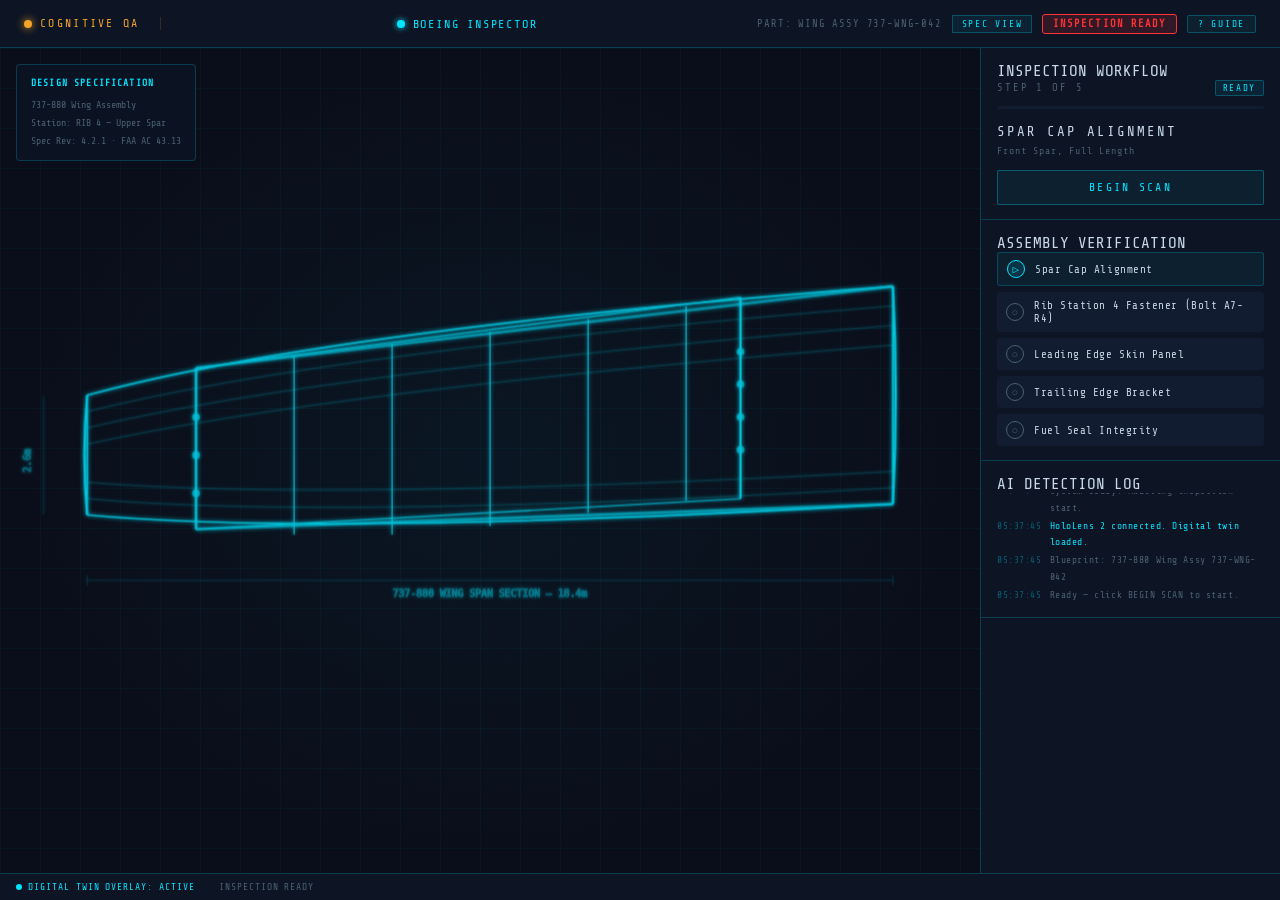
<file: Cognitive QA/boeing.html>
<!DOCTYPE html>
<html lang="en">
<head>
  <meta charset="UTF-8" />
  <meta name="viewport" content="width=device-width, initial-scale=1.0" />
  <title>Boeing Inspector — Cognitive QA</title>
  <style>
    @import url('https://fonts.googleapis.com/css2?family=Share+Tech+Mono&display=swap');

    *, *::before, *::after { box-sizing: border-box; margin: 0; padding: 0; }

    :root {
      --bg:         #0a0e1a;
      --surface:    #0d1424;
      --surface2:   #111c30;
      --cyan:       #00e5ff;
      --cyan-dim:   rgba(0, 229, 255, 0.15);
      --red:        #ff3333;
      --red-dim:    rgba(255, 51, 51, 0.15);
      --orange:     #ff9500;
      --orange-dim: rgba(255, 149, 0, 0.15);
      --green:      #00ff88;
      --green-dim:  rgba(0, 255, 136, 0.15);
      --text:       #c8d8e8;
      --muted:      #4a6070;
      --border:     rgba(0, 229, 255, 0.2);
      --font:       'Share Tech Mono', 'Courier New', monospace;
    }

    body {
      background: var(--bg);
      color: var(--text);
      font-family: var(--font);
      min-height: 100vh;
      display: flex;
      flex-direction: column;
    }

    .top-bar {
      display: flex;
      align-items: center;
      justify-content: space-between;
      padding: 0 24px;
      height: 48px;
      border-bottom: 1px solid var(--border);
      background: var(--surface);
      flex-shrink: 0;
    }

    .brand {
      display: flex;
      align-items: center;
      gap: 8px;
      color: var(--cyan);
      font-size: 0.8rem;
      letter-spacing: 0.12em;
      text-decoration: none;
    }

    .brand-dot {
      width: 8px;
      height: 8px;
      border-radius: 50%;
      background: var(--cyan);
      box-shadow: 0 0 6px var(--cyan);
      animation: pulse 2s infinite;
    }

    @keyframes pulse {
      0%, 100% { opacity: 1; }
      50%       { opacity: 0.4; }
    }

    .badge {
      display: inline-flex;
      align-items: center;
      gap: 4px;
      padding: 3px 10px;
      border-radius: 3px;
      font-size: 0.65rem;
      font-family: var(--font);
      letter-spacing: 0.1em;
      font-weight: bold;
    }
    .badge-red    { background: var(--red-dim);    color: var(--red);    border: 1px solid var(--red); }
    .badge-orange { background: var(--orange-dim); color: var(--orange); border: 1px solid var(--orange); }
    .badge-green  { background: var(--green-dim);  color: var(--green);  border: 1px solid var(--green); }
    .badge-cyan   { background: var(--cyan-dim);   color: var(--cyan);   border: 1px solid var(--cyan); }

    .status-bar {
      display: flex;
      align-items: center;
      gap: 24px;
      padding: 8px 16px;
      background: var(--surface);
      border-top: 1px solid var(--border);
      font-size: 0.6rem;
      letter-spacing: 0.1em;
      color: var(--muted);
      flex-shrink: 0;
    }
    .status-bar span { display: flex; align-items: center; gap: 6px; }
    .status-bar .status-active { color: var(--cyan); }
    .status-bar .status-warn   { color: var(--orange); }
    .status-bar .status-fail   { color: var(--red); }
    .status-bar-dot {
      width: 6px; height: 6px;
      border-radius: 50%;
      background: var(--cyan);
    }

    ::-webkit-scrollbar { width: 4px; }
    ::-webkit-scrollbar-track { background: var(--surface); }
    ::-webkit-scrollbar-thumb { background: var(--muted); border-radius: 2px; }

    body { overflow: hidden; }

    .top-bar { justify-content: flex-start; gap: 0; }
    .top-bar-center {
      flex: 1; display: flex; align-items: center; justify-content: center;
      gap: 8px; font-size: 0.75rem; letter-spacing: 0.15em; color: var(--cyan);
    }
    .top-bar-right {
      display: flex; align-items: center; gap: 10px;
      font-size: 0.65rem; color: var(--muted); letter-spacing: 0.08em;
    }

    /* twin toggle */
    .twin-toggle {
      background: rgba(0,229,255,0.06);
      border: 1px solid rgba(0,229,255,0.25);
      color: var(--cyan);
      font-family: var(--font);
      font-size: 0.6rem;
      letter-spacing: 0.18em;
      padding: 3px 9px;
      cursor: pointer;
      transition: background 0.15s, border-color 0.15s;
    }
    .twin-toggle:hover          { background: rgba(0,229,255,0.12); }
    .twin-toggle.active         { background: rgba(0,229,255,0.18); border-color: var(--cyan); color: #fff; }

    .workspace { flex: 1; display: flex; overflow: hidden; }

    /* ── DIAGRAM ── */
    .diagram-area {
      flex: 1; position: relative; overflow: hidden;
      background: radial-gradient(ellipse at 50% 50%, rgba(0,229,255,0.04) 0%, transparent 70%), var(--bg);
    }
    .diagram-area::before {
      content: ''; position: absolute; inset: 0;
      background-image:
        linear-gradient(rgba(0,229,255,0.04) 1px, transparent 1px),
        linear-gradient(90deg, rgba(0,229,255,0.04) 1px, transparent 1px);
      background-size: 40px 40px; pointer-events: none;
    }
    .diagram-svg { width: 100%; height: 100%; }

    /* ── SPEC ZONES (digital twin overlay) ── */
    .spec-zones { position: absolute; inset: 0; pointer-events: none; z-index: 3; }
    .spec-zone {
      position: absolute;
      border: 1px solid rgba(0,229,255,0.12);
      border-radius: 2px;
      background: rgba(0,229,255,0.02);
      opacity: 0;
      transition: opacity 0.4s, background 0.4s, border-color 0.4s;
      display: flex; align-items: flex-start; justify-content: flex-end;
    }
    .spec-zones.visible .spec-zone   { opacity: 1; }
    .spec-zone.scanning  { background: rgba(0,229,255,0.07); border-color: rgba(0,229,255,0.35); animation: zonePulse 1.1s ease-in-out infinite; }
    .spec-zone.pass      { background: rgba(0,255,130,0.06); border-color: rgba(0,255,130,0.3); }
    .spec-zone.fail      { background: rgba(255,51,51,0.07); border-color: rgba(255,51,51,0.3); }
    .spec-zone.warn      { background: rgba(255,149,0,0.06); border-color: rgba(255,149,0,0.3); }
    .spec-zone-label {
      font-size: 0.5rem; letter-spacing: 0.15em; padding: 3px 5px;
      color: rgba(0,229,255,0.5); background: rgba(0,0,0,0.4);
      white-space: nowrap;
    }
    .spec-zone.pass .spec-zone-label  { color: var(--green); }
    .spec-zone.fail .spec-zone-label  { color: var(--red); }
    .spec-zone.warn .spec-zone-label  { color: var(--orange); }

    @keyframes zonePulse {
      0%,100% { background: rgba(0,229,255,0.04); }
      50%      { background: rgba(0,229,255,0.11); }
    }

    /* ── SCAN BEAM ── */
    .scan-beam {
      position: absolute; top: 0; bottom: 0; width: 3px;
      background: linear-gradient(to bottom, transparent 0%, rgba(0,229,255,0.2) 15%, rgba(0,229,255,1) 50%, rgba(0,229,255,0.2) 85%, transparent 100%);
      box-shadow: 0 0 18px rgba(0,229,255,0.9), 0 0 40px rgba(0,229,255,0.4);
      display: none; pointer-events: none; z-index: 6;
    }
    .scan-beam.active  { display: block; }
    .scan-area-hl {
      position: absolute; top: 0; bottom: 0;
      background: rgba(0,229,255,0.03);
      border-left: 1px solid rgba(0,229,255,0.15); border-right: 1px solid rgba(0,229,255,0.15);
      display: none; pointer-events: none; z-index: 4;
    }
    .scan-area-hl.active { display: block; }
    .scan-flash {
      position: absolute; inset: 0; pointer-events: none; opacity: 0; z-index: 3; transition: opacity 0.25s;
    }
    .scan-flash.pass { background: rgba(0,255,130,0.06); }
    .scan-flash.fail { background: rgba(255,50,50,0.09); }
    .scan-flash.warn { background: rgba(255,149,0,0.07); }
    .scan-flash.show { opacity: 1; }

    /* ── DATA HUD ── */
    .data-hud {
      position: absolute; bottom: 48px; left: 16px;
      width: 200px;
      background: rgba(8,14,26,0.92);
      border: 1px solid rgba(0,229,255,0.2);
      border-radius: 4px;
      padding: 10px 12px;
      z-index: 8;
      opacity: 0; transform: translateY(8px);
      transition: opacity 0.3s, transform 0.3s;
      pointer-events: none;
    }
    .data-hud.show { opacity: 1; transform: none; }

    .hud-title-row {
      font-size: 0.58rem; letter-spacing: 0.25em; color: var(--cyan);
      margin-bottom: 8px; padding-bottom: 6px; border-bottom: 1px solid rgba(0,229,255,0.15);
      display: flex; align-items: center; gap: 6px;
    }
    .hud-live-dot {
      width: 5px; height: 5px; border-radius: 50%;
      background: var(--cyan); box-shadow: 0 0 5px var(--cyan);
      animation: hudPulse 0.8s infinite;
    }
    @keyframes hudPulse { 0%,100%{opacity:1;} 50%{opacity:0.3;} }

    .hud-rows { display: flex; flex-direction: column; gap: 5px; }
    .hud-row  { display: flex; justify-content: space-between; align-items: center; }
    .hud-key  { font-size: 0.55rem; letter-spacing: 0.14em; color: var(--muted); }
    .hud-val  { font-size: 0.7rem; letter-spacing: 0.08em; color: var(--text); }
    .hud-val.live { color: var(--cyan); }
    .hud-val.fail-val { color: var(--red); }
    .hud-val.warn-val { color: var(--orange); }
    .hud-val.pass-val { color: var(--green); }

    /* ── SPEC CARD ── */
    .spec-card {
      position: absolute; top: 16px; left: 16px;
      background: rgba(13,20,36,0.92); border: 1px solid var(--border); border-radius: 4px;
      padding: 10px 14px; font-size: 0.62rem; color: var(--muted); line-height: 1.8;
      pointer-events: none; z-index: 2;
    }
    .spec-card strong { display: block; color: var(--cyan); letter-spacing: 0.12em; margin-bottom: 4px; font-size: 0.6rem; }

    /* ── DEFECT MARKERS ── */
    .defect-marker {
      position: absolute; width: 28px; height: 28px;
      transform: translate(-50%,-50%); cursor: pointer; z-index: 5; display: none;
    }
    .defect-marker.visible { display: block; }
    .marker-ring {
      width: 28px; height: 28px; border-radius: 50%; border: 2px solid var(--red);
      display: flex; align-items: center; justify-content: center; animation: ring-pulse 1.8s infinite;
    }
    .marker-ring.warning { border-color: var(--orange); animation: ring-pulse-orange 1.8s infinite; }
    .marker-inner { width: 12px; height: 12px; border-radius: 50%; background: var(--red); box-shadow: 0 0 8px var(--red); }
    .marker-ring.warning .marker-inner { background: var(--orange); box-shadow: 0 0 8px var(--orange); }
    @keyframes ring-pulse      { 0%,100%{box-shadow:0 0 0 0 rgba(255,51,51,0.5);}  50%{box-shadow:0 0 0 8px rgba(255,51,51,0);} }
    @keyframes ring-pulse-orange { 0%,100%{box-shadow:0 0 0 0 rgba(255,149,0,0.5);} 50%{box-shadow:0 0 0 8px rgba(255,149,0,0);} }

    /* ── DEFECT PANEL ── */
    .defect-panel {
      position: absolute; width: 260px;
      background: rgba(8,14,26,0.97); border: 1px solid var(--border); border-radius: 4px;
      z-index: 20; pointer-events: all;
      box-shadow: 0 8px 40px rgba(0,0,0,0.6), 0 0 0 1px rgba(0,229,255,0.08);
    }
    .dp-header { display: flex; align-items: center; justify-content: space-between; padding: 10px 12px 8px; border-bottom: 1px solid var(--border); }
    .dp-id     { font-size: 0.6rem; letter-spacing: 0.2em; color: var(--muted); }
    .dp-close  { background: none; border: none; color: var(--muted); cursor: pointer; font-size: 0.7rem; padding: 2px 4px; transition: color 0.15s; font-family: var(--font); }
    .dp-close:hover { color: var(--text); }
    .dp-body   { padding: 12px; }
    .dp-severity-badge { display: inline-block; font-size: 0.6rem; letter-spacing: 0.2em; padding: 3px 8px; margin-bottom: 8px; }
    .dp-severity-badge.critical { background: var(--red-dim); color: var(--red); border: 1px solid rgba(255,51,51,0.4); }
    .dp-severity-badge.warning  { background: rgba(255,149,0,0.1); color: var(--orange); border: 1px solid rgba(255,149,0,0.4); }
    .dp-title    { font-size: 0.88rem; letter-spacing: 0.1em; color: var(--text); margin-bottom: 4px; line-height: 1.3; }
    .dp-location { font-size: 0.65rem; letter-spacing: 0.12em; color: var(--muted); margin-bottom: 14px; }
    .dp-measurements { background: rgba(0,229,255,0.04); border: 1px solid rgba(0,229,255,0.1); border-radius: 3px; padding: 10px; margin-bottom: 12px; }
    .dp-meas-row { display: flex; justify-content: space-between; align-items: center; margin-bottom: 6px; }
    .dp-meas-label { font-size: 0.58rem; letter-spacing: 0.18em; color: var(--muted); }
    .dp-meas-value { font-size: 0.82rem; letter-spacing: 0.08em; }
    .dp-meas-value.spec     { color: var(--cyan); }
    .dp-meas-value.measured { color: var(--red); }
    .dp-meas-value.warn-val { color: var(--orange); }
    .dp-tol-track { height: 6px; background: rgba(0,229,255,0.08); border-radius: 3px; position: relative; margin: 4px 0; overflow: hidden; }
    .dp-tol-fill  { height: 100%; border-radius: 3px; background: var(--red); transition: width 0.6s ease-out; }
    .dp-tol-fill.warn-fill { background: var(--orange); }
    .dp-tol-spec-marker { position: absolute; top: -2px; bottom: -2px; width: 2px; background: var(--cyan); opacity: 0.7; }
    .dp-variance-label { font-size: 0.6rem; letter-spacing: 0.15em; color: var(--red); margin-top: 4px; text-align: right; }
    .dp-variance-label.warn-lbl { color: var(--orange); }
    .dp-action-label { font-size: 0.6rem; letter-spacing: 0.2em; color: var(--cyan); margin-bottom: 5px; }
    .dp-action { font-size: 0.7rem; line-height: 1.6; color: var(--text); margin-bottom: 10px; }
    .dp-ref    { font-size: 0.58rem; letter-spacing: 0.12em; color: var(--muted); opacity: 0.6; }

    /* ── SIDEBAR ── */
    .sidebar {
      width: 300px; flex-shrink: 0; border-left: 1px solid var(--border);
      background: var(--surface); display: flex; flex-direction: column;
      overflow-y: auto; overflow-x: hidden;
    }
    .sidebar-section { padding: 14px 16px; border-bottom: 1px solid var(--border); flex-shrink: 0; }

    .step-meta { display: flex; align-items: center; justify-content: space-between; margin-bottom: 10px; }
    .step-counter { font-size: 0.65rem; letter-spacing: 0.18em; color: var(--muted); }
    .step-status-badge { font-size: 0.58rem; letter-spacing: 0.18em; padding: 2px 7px; border-radius: 2px; }
    .step-status-badge.ready    { background: rgba(0,229,255,0.08); color: var(--cyan);   border: 1px solid rgba(0,229,255,0.25); }
    .step-status-badge.scanning { background: rgba(245,166,35,0.1); color: #f5a623;        border: 1px solid rgba(245,166,35,0.3); }
    .step-status-badge.pass     { background: var(--green-dim);      color: var(--green);  border: 1px solid var(--green); }
    .step-status-badge.fail     { background: var(--red-dim);        color: var(--red);    border: 1px solid rgba(255,51,51,0.4); }
    .step-status-badge.warn     { background: rgba(255,149,0,0.1);  color: var(--orange); border: 1px solid rgba(255,149,0,0.4); }
    .step-status-badge.done     { background: var(--green-dim);      color: var(--green);  border: 1px solid var(--green); }

    .step-progress-track { height: 3px; background: var(--surface2); border-radius: 2px; margin-bottom: 14px; overflow: hidden; }
    .step-progress-fill  { height: 100%; background: linear-gradient(90deg, var(--cyan), rgba(0,229,255,0.6)); border-radius: 2px; width: 0%; transition: width 0.5s ease-out; }

    .step-name     { font-size: 0.88rem; letter-spacing: 0.14em; color: var(--text); margin-bottom: 4px; line-height: 1.3; }
    .step-location { font-size: 0.62rem; letter-spacing: 0.1em; color: var(--muted); margin-bottom: 14px; }

    .scan-btn {
      width: 100%; padding: 10px;
      background: rgba(0,229,255,0.06); border: 1px solid rgba(0,229,255,0.3);
      color: var(--cyan); font-family: var(--font); font-size: 0.72rem; letter-spacing: 0.2em;
      cursor: pointer; transition: background 0.15s, border-color 0.15s; border-radius: 2px;
    }
    .scan-btn:hover:not(:disabled) { background: rgba(0,229,255,0.12); border-color: var(--cyan); }
    .scan-btn:disabled { opacity: 0.4; cursor: not-allowed; }
    .scan-btn.complete-btn { background: var(--green-dim); border-color: var(--green); color: var(--green); }

    .checklist       { display: flex; flex-direction: column; gap: 6px; }
    .checklist-item  { display: flex; align-items: center; gap: 10px; padding: 7px 9px; border-radius: 3px; font-size: 0.68rem; letter-spacing: 0.05em; transition: background 0.3s; }
    .checklist-item.pass    { background: var(--green-dim); }
    .checklist-item.fail    { background: var(--red-dim);   border: 1px solid rgba(255,51,51,0.25); }
    .checklist-item.warning { background: rgba(255,149,0,0.08); border: 1px solid rgba(255,149,0,0.25); }
    .checklist-item.pending { background: var(--surface2); }
    .checklist-item.active  { background: rgba(0,229,255,0.06); border: 1px solid rgba(0,229,255,0.2); }
    .check-icon {
      width: 18px; height: 18px; border-radius: 50%; display: flex; align-items: center; justify-content: center;
      flex-shrink: 0; font-size: 0.68rem; transition: background 0.3s, color 0.3s;
    }
    .checklist-item.pass    .check-icon { background: var(--green-dim);      color: var(--green);  border: 1px solid var(--green); }
    .checklist-item.fail    .check-icon { background: var(--red-dim);        color: var(--red);    border: 1px solid var(--red); }
    .checklist-item.warning .check-icon { background: rgba(255,149,0,0.1);  color: var(--orange); border: 1px solid var(--orange); }
    .checklist-item.pending .check-icon { background: var(--surface2);       color: var(--muted);  border: 1px solid var(--muted); }
    .checklist-item.active  .check-icon { background: rgba(0,229,255,0.1);  color: var(--cyan);   border: 1px solid var(--cyan); }

    .log-feed { height: 110px; overflow-y: auto; font-size: 0.6rem; letter-spacing: 0.06em; line-height: 1.7; display: flex; flex-direction: column; gap: 2px; }
    .log-entry { display: flex; gap: 8px; color: var(--muted); }
    .log-time  { color: rgba(0,229,255,0.35); flex-shrink: 0; }
    .log-entry.pass { color: var(--green); }
    .log-entry.fail { color: var(--red); }
    .log-entry.warn { color: var(--orange); }
    .log-entry.scan { color: var(--cyan); }

    .action-label { font-size: 0.6rem; letter-spacing: 0.15em; color: var(--red); margin-bottom: 8px; }
    .action-box   { border-radius: 4px; padding: 12px; font-size: 0.68rem; color: var(--text); line-height: 1.6; margin-top: 4px; }

    .complete-banner { display: none; padding: 14px 16px; background: var(--green-dim); border-bottom: 1px solid var(--green); flex-shrink: 0; }
    .complete-banner.show { display: block; }
    .complete-banner strong { display: block; font-size: 0.8rem; letter-spacing: 0.18em; color: var(--green); margin-bottom: 4px; }
    .complete-banner p { font-size: 0.68rem; letter-spacing: 0.06em; color: var(--muted); line-height: 1.5; margin-bottom: 12px; }
    .audit-trail-btn {
      width: 100%; padding: 9px;
      background: rgba(0,229,255,0.07); border: 1px solid rgba(0,229,255,0.3);
      color: var(--cyan); font-family: var(--font); font-size: 0.68rem; letter-spacing: 0.18em;
      cursor: pointer; transition: background 0.15s; border-radius: 2px;
    }
    .audit-trail-btn:hover { background: rgba(0,229,255,0.13); }

    /* ── AUDIT TRAIL MODAL ── */
    .audit-modal {
      position: fixed; inset: 0; z-index: 200;
      background: rgba(5,9,18,0.92);
      display: none; align-items: center; justify-content: center;
      backdrop-filter: blur(6px);
    }
    .audit-modal.show { display: flex; }

    .audit-panel {
      width: 680px; max-height: 88vh;
      background: var(--surface);
      border: 1px solid var(--border);
      border-radius: 4px;
      display: flex; flex-direction: column;
      overflow: hidden;
      box-shadow: 0 24px 80px rgba(0,0,0,0.7);
    }

    .audit-header {
      display: flex; align-items: center; justify-content: space-between;
      padding: 14px 20px; border-bottom: 1px solid var(--border);
      flex-shrink: 0;
    }
    .audit-title { font-size: 0.78rem; letter-spacing: 0.28em; color: var(--cyan); }
    .audit-close {
      background: none; border: none; color: var(--muted); cursor: pointer;
      font-size: 0.8rem; font-family: var(--font); padding: 4px 6px; transition: color 0.15s;
    }
    .audit-close:hover { color: var(--text); }

    .audit-body { flex: 1; overflow-y: auto; padding: 20px; }

    .audit-meta {
      display: grid; grid-template-columns: 1fr 1fr;
      gap: 6px 24px; margin-bottom: 20px; padding-bottom: 16px;
      border-bottom: 1px solid var(--border);
    }
    .audit-meta-row { display: flex; gap: 10px; align-items: baseline; }
    .audit-meta-key { font-size: 0.58rem; letter-spacing: 0.18em; color: var(--muted); flex-shrink: 0; }
    .audit-meta-val { font-size: 0.7rem; letter-spacing: 0.08em; color: var(--text); }

    .audit-steps-title { font-size: 0.65rem; letter-spacing: 0.28em; color: var(--cyan); margin-bottom: 10px; }

    .audit-step-row {
      display: grid; grid-template-columns: 28px 1fr auto;
      gap: 0 12px; padding: 10px 12px; margin-bottom: 2px;
      background: var(--surface2); border-radius: 2px;
    }
    .audit-step-num  { font-size: 0.62rem; letter-spacing: 0.1em; color: var(--muted); padding-top: 2px; }
    .audit-step-info { }
    .audit-step-name { font-size: 0.75rem; letter-spacing: 0.1em; color: var(--text); margin-bottom: 3px; }
    .audit-step-detail { font-size: 0.62rem; letter-spacing: 0.06em; color: var(--muted); line-height: 1.5; }
    .audit-step-ts { font-size: 0.58rem; letter-spacing: 0.1em; color: var(--muted); padding-top: 2px; white-space: nowrap; }

    .audit-step-badge { display: inline-block; font-size: 0.58rem; letter-spacing: 0.18em; padding: 2px 7px; border-radius: 2px; margin-top: 4px; }
    .audit-step-badge.pass { background: var(--green-dim); color: var(--green); border: 1px solid var(--green); }
    .audit-step-badge.fail { background: var(--red-dim); color: var(--red); border: 1px solid rgba(255,51,51,0.4); }
    .audit-step-badge.warn { background: rgba(255,149,0,0.1); color: var(--orange); border: 1px solid rgba(255,149,0,0.4); }

    .audit-summary {
      margin-top: 16px; padding: 14px 16px;
      background: var(--red-dim); border: 1px solid rgba(255,51,51,0.25); border-radius: 3px;
    }
    .audit-summary-title { font-size: 0.62rem; letter-spacing: 0.25em; color: var(--red); margin-bottom: 8px; }
    .audit-summary-stats { display: flex; gap: 24px; margin-bottom: 10px; }
    .audit-stat { }
    .audit-stat-num   { font-size: 1.4rem; letter-spacing: 0.04em; color: var(--red); line-height: 1; }
    .audit-stat-num.ok { color: var(--green); }
    .audit-stat-num.wa { color: var(--orange); }
    .audit-stat-label { font-size: 0.58rem; letter-spacing: 0.14em; color: var(--muted); margin-top: 2px; }
    .audit-hold { font-size: 0.72rem; letter-spacing: 0.12em; color: var(--red); margin-top: 8px; }

    .audit-signoff {
      margin-top: 16px; padding: 16px;
      border: 1px solid rgba(0,229,255,0.18); border-radius: 3px;
      background: rgba(0,229,255,0.03);
    }
    .signoff-label { font-size: 0.6rem; letter-spacing: 0.25em; color: var(--cyan); margin-bottom: 10px; }
    .signoff-fields { display: grid; grid-template-columns: 1fr 1fr; gap: 8px; margin-bottom: 12px; }
    .signoff-field  { }
    .signoff-field-label { font-size: 0.55rem; letter-spacing: 0.15em; color: var(--muted); margin-bottom: 3px; }
    .signoff-field-val   { font-size: 0.72rem; letter-spacing: 0.1em; color: var(--text); background: var(--surface2); padding: 6px 8px; border: 1px solid var(--border); border-radius: 2px; }

    .signoff-btn {
      width: 100%; padding: 11px;
      background: rgba(0,229,255,0.07); border: 1px solid rgba(0,229,255,0.35);
      color: var(--cyan); font-family: var(--font); font-size: 0.72rem; letter-spacing: 0.2em;
      cursor: pointer; transition: background 0.15s; border-radius: 2px;
    }
    .signoff-btn:hover { background: rgba(0,229,255,0.14); }
    .signoff-btn:disabled { opacity: 0.45; cursor: not-allowed; }

    .signoff-locked {
      display: none; padding: 12px; text-align: center;
      background: var(--green-dim); border: 1px solid var(--green); border-radius: 3px;
      font-size: 0.72rem; letter-spacing: 0.18em; color: var(--green);
    }
    .signoff-locked.show { display: block; }
    .signoff-locked strong { display: block; font-size: 0.9rem; margin-bottom: 4px; }

    /* ── GUIDE BUTTON ── */
    .guide-btn {
      background: rgba(0,229,255,0.06);
      border: 1px solid rgba(0,229,255,0.25);
      color: var(--cyan);
      font-family: var(--font);
      font-size: 0.6rem;
      letter-spacing: 0.18em;
      padding: 3px 10px;
      cursor: pointer;
      transition: background 0.15s, border-color 0.15s;
      border-radius: 2px;
    }
    .guide-btn:hover { background: rgba(0,229,255,0.14); border-color: var(--cyan); }

    /* ── GUIDE MODAL ── */
    .guide-modal {
      position: fixed; inset: 0; z-index: 300;
      background: rgba(5,9,18,0.92);
      display: none; align-items: center; justify-content: center;
      backdrop-filter: blur(6px);
    }
    .guide-modal.show { display: flex; }

    .guide-panel {
      width: 560px; max-height: 88vh;
      background: var(--surface);
      border: 1px solid var(--border);
      border-radius: 4px;
      display: flex; flex-direction: column;
      overflow: hidden;
      box-shadow: 0 24px 80px rgba(0,0,0,0.7);
    }

    .guide-header {
      display: flex; align-items: center; justify-content: space-between;
      padding: 14px 20px; border-bottom: 1px solid var(--border);
      flex-shrink: 0;
    }
    .guide-title { font-size: 0.78rem; letter-spacing: 0.28em; color: var(--cyan); }
    .guide-close {
      background: none; border: none; color: var(--muted); cursor: pointer;
      font-size: 0.8rem; font-family: var(--font); padding: 4px 6px; transition: color 0.15s;
    }
    .guide-close:hover { color: var(--text); }

    .guide-body { flex: 1; overflow-y: auto; padding: 20px; display: flex; flex-direction: column; gap: 20px; }

    .guide-role {
      padding: 12px 14px;
      background: rgba(0,229,255,0.04);
      border: 1px solid rgba(0,229,255,0.15);
      border-radius: 3px;
    }
    .guide-role-label { font-size: 0.58rem; letter-spacing: 0.25em; color: var(--muted); margin-bottom: 4px; }
    .guide-role-title { font-size: 0.9rem; letter-spacing: 0.14em; color: var(--cyan); margin-bottom: 6px; }
    .guide-role-desc  { font-size: 0.7rem; letter-spacing: 0.04em; color: var(--muted); line-height: 1.7; }

    .guide-section-title { font-size: 0.62rem; letter-spacing: 0.28em; color: var(--cyan); margin-bottom: 10px; }

    .guide-steps { display: flex; flex-direction: column; gap: 8px; }
    .guide-step {
      display: flex; gap: 14px; align-items: flex-start;
      padding: 10px 12px;
      background: var(--surface2);
      border-radius: 3px;
    }
    .guide-step-num {
      font-size: 0.7rem; letter-spacing: 0.1em; color: var(--cyan);
      background: rgba(0,229,255,0.1); border: 1px solid rgba(0,229,255,0.25);
      border-radius: 2px; padding: 2px 7px; flex-shrink: 0; line-height: 1.6;
    }
    .guide-step-text { font-size: 0.7rem; letter-spacing: 0.04em; color: var(--text); line-height: 1.7; }
    .guide-step-text strong { color: var(--cyan); }

    .guide-tip {
      padding: 10px 14px;
      background: rgba(0,255,136,0.04);
      border: 1px solid rgba(0,255,136,0.18);
      border-radius: 3px;
      font-size: 0.68rem; letter-spacing: 0.06em; color: var(--muted); line-height: 1.6;
    }
    .guide-tip strong { color: var(--green); }
  </style>
</head>
<body>
  <div class="top-bar">
    <a href="home.html" class="brand" style="border-right:1px solid rgba(245,166,35,0.16);padding-right:20px;margin-right:16px;color:#f5a623;letter-spacing:0.2em;font-size:0.72rem;">
      <div class="brand-dot" style="background:#f5a623;box-shadow:0 0 8px #f5a623;"></div>
      COGNITIVE QA
    </a>
    <div class="top-bar-center">
      <div class="brand-dot"></div>
      BOEING INSPECTOR
    </div>
    <div class="top-bar-right">
      <span>PART: WING ASSY 737-WNG-042</span>
      <button class="twin-toggle" id="twinToggle">SPEC VIEW</button>
      <span class="badge badge-red" id="topBadge">INSPECTION READY</span>
      <button class="guide-btn" id="guideBtn">? GUIDE</button>
    </div>
  </div>

  <div class="workspace">
    <div class="diagram-area" id="diagram">

      <svg class="diagram-svg" viewBox="0 0 900 520" preserveAspectRatio="xMidYMid meet">
        <defs>
          <filter id="glow">
            <feGaussianBlur stdDeviation="2" result="blur"/>
            <feMerge><feMergeNode in="blur"/><feMergeNode in="SourceGraphic"/></feMerge>
          </filter>
        </defs>
        <g filter="url(#glow)" stroke="#00e5ff" stroke-width="1" fill="none" opacity="0.85">
          <path d="M 80 200 Q 300 140 820 100" stroke-width="1.5"/>
          <path d="M 80 310 Q 300 330 820 300" stroke-width="1.5"/>
          <path d="M 820 100 L 820 300" stroke-width="1.5"/>
          <path d="M 80 200 L 80 310" stroke-width="1.5"/>
          <path d="M 80 200 Q 75 255 80 310" stroke="#00e5ff" stroke-width="2"/>
          <path d="M 820 100 Q 825 200 820 300" stroke="#00e5ff" stroke-width="2"/>
          <line x1="180" y1="175" x2="180" y2="323" stroke-width="2"/>
          <line x1="680" y1="110" x2="680" y2="295" stroke-width="2"/>
          <line x1="180" y1="175" x2="680" y2="110"/>
          <line x1="180" y1="323" x2="680" y2="295"/>
          <line x1="270" y1="164" x2="270" y2="328"/>
          <line x1="360" y1="153" x2="360" y2="328"/>
          <line x1="450" y1="142" x2="450" y2="320"/>
          <line x1="540" y1="130" x2="540" y2="308"/>
          <line x1="630" y1="118" x2="630" y2="297"/>
          <path d="M 80 215 Q 300 160 820 118" stroke-width="0.5" opacity="0.5"/>
          <path d="M 80 230 Q 300 178 820 136" stroke-width="0.5" opacity="0.5"/>
          <path d="M 80 245 Q 300 196 820 154" stroke-width="0.5" opacity="0.5"/>
          <path d="M 80 295 Q 300 315 820 285" stroke-width="0.5" opacity="0.5"/>
          <path d="M 80 280 Q 300 298 820 270" stroke-width="0.5" opacity="0.5"/>
          <line x1="180" y1="175" x2="820" y2="100" stroke-width="2.5" opacity="0.6"/>
          <line x1="180" y1="323" x2="820" y2="300" stroke-width="2.5" opacity="0.6"/>
          <circle cx="180" cy="220" r="3" fill="#00e5ff" opacity="0.7"/>
          <circle cx="180" cy="255" r="3" fill="#00e5ff" opacity="0.7"/>
          <circle cx="180" cy="290" r="3" fill="#00e5ff" opacity="0.7"/>
          <circle cx="680" cy="160" r="3" fill="#00e5ff" opacity="0.7"/>
          <circle cx="680" cy="190" r="3" fill="#00e5ff" opacity="0.7"/>
          <circle cx="680" cy="220" r="3" fill="#00e5ff" opacity="0.7"/>
          <circle cx="680" cy="250" r="3" fill="#00e5ff" opacity="0.7"/>
          <line x1="80" y1="370" x2="820" y2="370" stroke-width="0.5" opacity="0.3"/>
          <line x1="80" y1="365" x2="80" y2="375" stroke-width="0.5" opacity="0.3"/>
          <line x1="820" y1="365" x2="820" y2="375" stroke-width="0.5" opacity="0.3"/>
          <text x="450" y="385" fill="#00e5ff" font-size="9" text-anchor="middle" opacity="0.4" font-family="monospace">737-880 WING SPAN SECTION — 18.4m</text>
          <line x1="40" y1="200" x2="40" y2="310" stroke-width="0.5" opacity="0.3"/>
          <text x="28" y="260" fill="#00e5ff" font-size="9" text-anchor="middle" opacity="0.4" font-family="monospace" transform="rotate(-90,28,260)">2.6m</text>
        </g>
      </svg>

      <!-- Digital twin spec zones -->
      <div class="spec-zones" id="specZones">
        <div class="spec-zone" id="sz0" style="left:10%;top:25%;width:17%;height:55%"><span class="spec-zone-label">FRONT SPAR</span></div>
        <div class="spec-zone" id="sz1" style="left:30%;top:28%;width:17%;height:52%"><span class="spec-zone-label">RIB STA 4</span></div>
        <div class="spec-zone" id="sz2" style="left:2%;top:28%;width:10%;height:55%"><span class="spec-zone-label">LEAD EDGE</span></div>
        <div class="spec-zone" id="sz3" style="left:55%;top:20%;width:18%;height:57%"><span class="spec-zone-label">TRAIL EDGE</span></div>
        <div class="spec-zone" id="sz4" style="left:20%;top:32%;width:50%;height:38%"><span class="spec-zone-label">WING BOX</span></div>
      </div>

      <!-- Scan overlays -->
      <div class="scan-area-hl" id="scanAreaHL"></div>
      <div class="scan-beam"    id="scanBeam"></div>
      <div class="scan-flash"   id="scanFlash"></div>

      <!-- Spec card -->
      <div class="spec-card">
        <strong>DESIGN SPECIFICATION</strong>
        737-880 Wing Assembly<br/>
        Station: RIB 4 — Upper Spar<br/>
        Spec Rev: 4.2.1 · FAA AC 43.13
      </div>

      <!-- Live data HUD -->
      <div class="data-hud" id="dataHud">
        <div class="hud-title-row">
          <div class="hud-live-dot"></div>
          LIVE SCAN DATA
        </div>
        <div class="hud-rows">
          <div class="hud-row"><span class="hud-key">COMPONENT</span><span class="hud-val" id="hudComp">—</span></div>
          <div class="hud-row"><span class="hud-key">READING</span><span class="hud-val live" id="hudReading">—</span></div>
          <div class="hud-row"><span class="hud-key">SPEC</span><span class="hud-val" id="hudSpec">—</span></div>
          <div class="hud-row"><span class="hud-key">STATUS</span><span class="hud-val" id="hudStatus">—</span></div>
          <div class="hud-row"><span class="hud-key">CONFIDENCE</span><span class="hud-val" id="hudConf">—</span></div>
        </div>
      </div>

      <!-- Defect markers -->
      <div class="defect-marker" style="left:38%;top:52%" id="m1"><div class="marker-ring"><div class="marker-inner"></div></div></div>
      <div class="defect-marker" style="left:62%;top:44%" id="m2"><div class="marker-ring"><div class="marker-inner"></div></div></div>
      <div class="defect-marker" style="left:55%;top:63%" id="m3"><div class="marker-ring warning"><div class="marker-inner"></div></div></div>

      <!-- Rich defect panel -->
      <div class="defect-panel" id="defectPanel" style="display:none" role="dialog" aria-labelledby="dpTitle">
        <div class="dp-header">
          <div class="dp-id" id="dpId">DEFECT — DEF-0000</div>
          <button class="dp-close" id="dpClose" aria-label="Close">&#10005;</button>
        </div>
        <div class="dp-body">
          <span class="dp-severity-badge" id="dpBadge">CRITICAL</span>
          <div class="dp-title"    id="dpTitle">—</div>
          <div class="dp-location" id="dpLocation">—</div>
          <div class="dp-measurements">
            <div class="dp-meas-row"><span class="dp-meas-label">SPECIFICATION</span><span class="dp-meas-value spec" id="dpSpec">—</span></div>
            <div class="dp-meas-row"><span class="dp-meas-label">MEASURED</span><span class="dp-meas-value measured" id="dpMeasured">—</span></div>
            <div class="dp-tol-track">
              <div class="dp-tol-fill" id="dpTolFill" style="width:0%"></div>
              <div class="dp-tol-spec-marker" id="dpTolSpec" style="left:100%"></div>
            </div>
            <div class="dp-variance-label" id="dpVariance">—</div>
          </div>
          <div class="dp-action-label">REQUIRED ACTION</div>
          <div class="dp-action" id="dpAction">—</div>
          <div class="dp-ref"    id="dpRef">—</div>
        </div>
      </div>

    </div><!-- /diagram -->

    <!-- SIDEBAR -->
    <div class="sidebar">
      <div class="sidebar-section">
        <div class="hud-label">INSPECTION WORKFLOW</div>
        <div class="step-meta">
          <span class="step-counter" id="stepCounter">STEP 1 OF 5</span>
          <span class="step-status-badge ready" id="stepBadge">READY</span>
        </div>
        <div class="step-progress-track"><div class="step-progress-fill" id="progressFill"></div></div>
        <div class="step-name"     id="stepName">SPAR CAP ALIGNMENT</div>
        <div class="step-location" id="stepLocation">Front Spar, Full Length</div>
        <button class="scan-btn" id="scanBtn">BEGIN SCAN</button>
      </div>

      <div class="sidebar-section">
        <div class="hud-label">ASSEMBLY VERIFICATION</div>
        <div class="checklist" id="checklist">
          <div class="checklist-item active"  id="ci0"><div class="check-icon">&#9655;</div>Spar Cap Alignment</div>
          <div class="checklist-item pending" id="ci1"><div class="check-icon">&#9675;</div>Rib Station 4 Fastener (Bolt A7-R4)</div>
          <div class="checklist-item pending" id="ci2"><div class="check-icon">&#9675;</div>Leading Edge Skin Panel</div>
          <div class="checklist-item pending" id="ci3"><div class="check-icon">&#9675;</div>Trailing Edge Bracket</div>
          <div class="checklist-item pending" id="ci4"><div class="check-icon">&#9675;</div>Fuel Seal Integrity</div>
        </div>
      </div>

      <div class="sidebar-section">
        <div class="hud-label">AI DETECTION LOG</div>
        <div class="log-feed" id="logFeed">
          <div class="log-entry info"><span class="log-time">--:--:--</span>System ready. Awaiting inspection start.</div>
        </div>
      </div>

      <div class="sidebar-section" id="actionSection" style="display:none">
        <div class="action-label" id="actionLabel">ACTION REQUIRED</div>
        <div class="action-box"   id="actionBox"></div>
      </div>

      <div class="complete-banner" id="completeBanner">
        <strong>INSPECTION COMPLETE</strong>
        <p>2 critical defects logged. 1 variance flagged. Assembly hold required before proceeding.</p>
        <button class="audit-trail-btn" id="auditTrailBtn">VIEW AUDIT TRAIL &amp; SIGN OFF</button>
      </div>
    </div>
  </div>

  <div class="status-bar">
    <span><div class="status-bar-dot"></div><span class="status-active">DIGITAL TWIN OVERLAY: ACTIVE</span></span>
    <span id="statusVariance" class="status-warn" style="display:none">&#9650; VARIANCE DETECTED: 2.3mm OFFSET</span>
    <span id="statusInspection">INSPECTION READY</span>
  </div>

  <!-- AUDIT TRAIL MODAL -->
  <div class="audit-modal" id="auditModal" role="dialog" aria-modal="true" aria-label="Inspection Audit Trail">
    <div class="audit-panel">
      <div class="audit-header">
        <div class="audit-title">INSPECTION AUDIT TRAIL</div>
        <button class="audit-close" id="auditClose">&#10005; CLOSE</button>
      </div>
      <div class="audit-body">
        <div class="audit-meta" id="auditMeta"></div>
        <div class="audit-steps-title">CHECKPOINT RESULTS</div>
        <div id="auditSteps"></div>
        <div class="audit-summary" id="auditSummary"></div>
        <div class="audit-signoff">
          <div class="signoff-label">INSPECTOR SIGN-OFF</div>
          <div class="signoff-fields">
            <div class="signoff-field">
              <div class="signoff-field-label">INSPECTOR ID</div>
              <div class="signoff-field-val">CGQ-INS-0472</div>
            </div>
            <div class="signoff-field">
              <div class="signoff-field-label">CERTIFICATION</div>
              <div class="signoff-field-val">FAA IA CERT #4821-C</div>
            </div>
            <div class="signoff-field">
              <div class="signoff-field-label">AIRCRAFT PART</div>
              <div class="signoff-field-val">737-WNG-042</div>
            </div>
            <div class="signoff-field">
              <div class="signoff-field-label">TIMESTAMP</div>
              <div class="signoff-field-val" id="signoffTs">—</div>
            </div>
          </div>
          <button class="signoff-btn" id="signoffBtn">SIGN OFF AND LOCK RECORD</button>
          <div class="signoff-locked" id="signoffLocked">
            <strong>RECORD LOCKED</strong>
            Signed by CGQ-INS-0472 — Assembly hold confirmed. Defects DEF-2847 and DEF-2849 require corrective action before flight release.
          </div>
        </div>
      </div>
    </div>
  </div>

  <!-- GUIDE MODAL -->
  <div class="guide-modal" id="guideModal" role="dialog" aria-modal="true" aria-label="Boeing Inspector Guide">
    <div class="guide-panel">
      <div class="guide-header">
        <div class="guide-title">BOEING INSPECTOR — HOW TO USE</div>
        <button class="guide-close" id="guideClose">&#10005; CLOSE</button>
      </div>
      <div class="guide-body">
        <div class="guide-role">
          <div class="guide-role-label">YOUR ROLE</div>
          <div class="guide-role-title">ASSEMBLY LINE QUALITY INSPECTOR</div>
          <div class="guide-role-desc">You are inspecting a 737 wing assembly section against its digital twin. The AI scans each component zone in real time and flags any dimensional variances or structural defects before the part advances down the line.</div>
        </div>

        <div>
          <div class="guide-section-title">WHAT TO DO</div>
          <div class="guide-steps">
            <div class="guide-step">
              <span class="guide-step-num">01</span>
              <span class="guide-step-text">Click <strong>BEGIN SCAN</strong> in the sidebar to start the inspection sequence. The AI will sweep each of the 5 checkpoint zones in order.</span>
            </div>
            <div class="guide-step">
              <span class="guide-step-num">02</span>
              <span class="guide-step-text">Watch the <strong>cyan scan beam</strong> sweep across the wing diagram. Live readings appear in the HUD overlay at the bottom left.</span>
            </div>
            <div class="guide-step">
              <span class="guide-step-num">03</span>
              <span class="guide-step-text">Click the <strong>pulsing red or orange markers</strong> that appear on the diagram to open the defect detail panel — showing measured vs. spec values, tolerance track, and required action.</span>
            </div>
            <div class="guide-step">
              <span class="guide-step-num">04</span>
              <span class="guide-step-text">Toggle <strong>SPEC VIEW</strong> in the top bar to overlay the digital twin zone boundaries on the wing diagram at any time.</span>
            </div>
            <div class="guide-step">
              <span class="guide-step-num">05</span>
              <span class="guide-step-text">After all 5 steps complete, click <strong>VIEW AUDIT TRAIL &amp; SIGN OFF</strong> to review every checkpoint result and lock the inspection record.</span>
            </div>
          </div>
        </div>

        <div class="guide-tip"><strong>TIP:</strong> Each scan step advances automatically. The checklist on the right tracks your progress. Steps with defects will show a red FAIL badge — the assembly hold is triggered automatically at the end.</div>
      </div>
    </div>
  </div>

  <script src="boeing.js"></script>
  <script>
    (function() {
      var modal = document.getElementById('guideModal');
      document.getElementById('guideBtn').addEventListener('click', function() { modal.classList.add('show'); });
      document.getElementById('guideClose').addEventListener('click', function() { modal.classList.remove('show'); });
      modal.addEventListener('click', function(e) { if (e.target === modal) modal.classList.remove('show'); });
    })();
  </script>
</body>
</html>
</file>
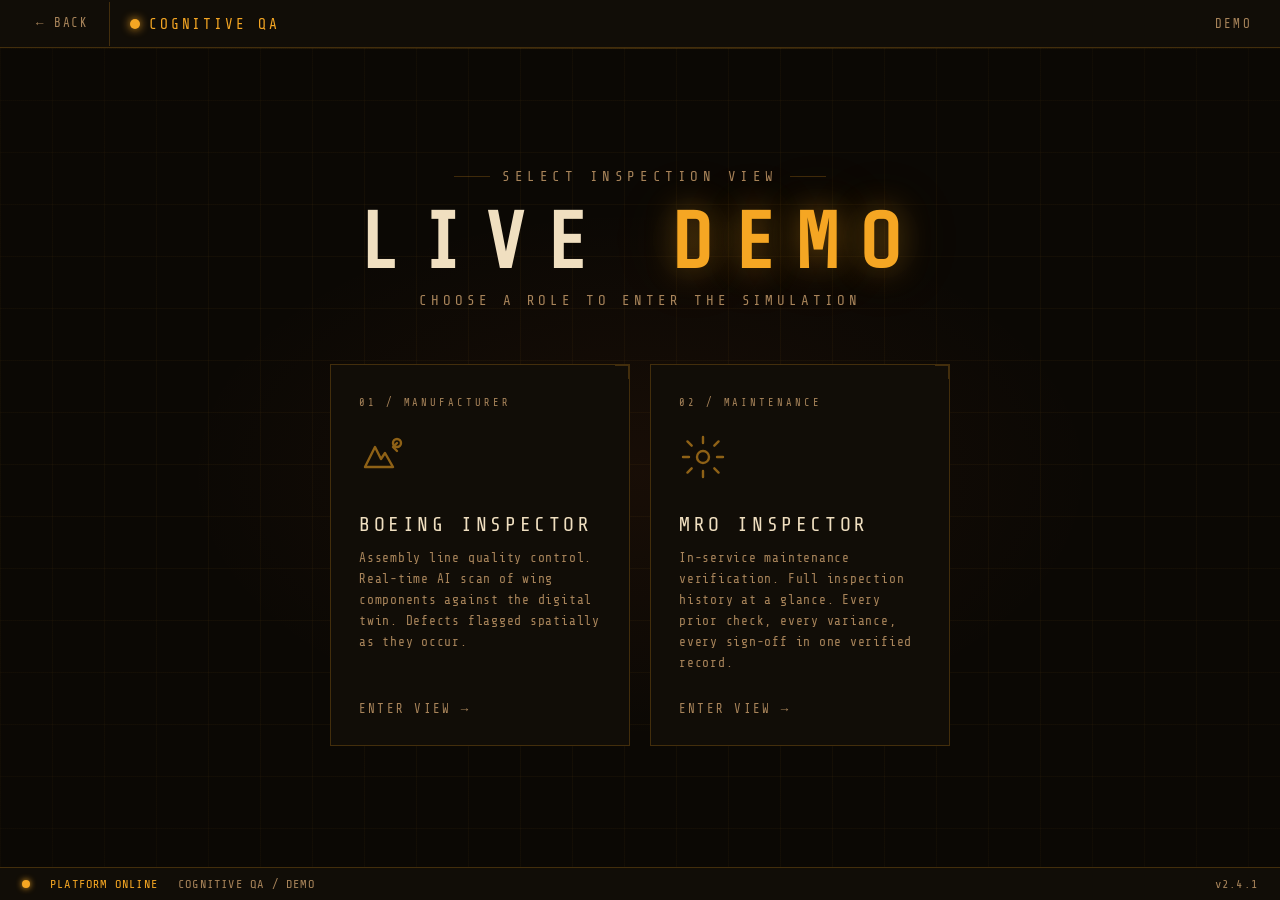
<file: Cognitive QA/demo.html>
<!DOCTYPE html>
<html lang="en">
<head>
  <meta charset="UTF-8" />
  <meta name="viewport" content="width=device-width, initial-scale=1.0" />
  <title>Demo — Cognitive QA</title>
  <link rel="stylesheet" href="styles.css" />
  <style>

    :root {
      --w-bg:       #0b0804;
      --w-surface:  #110d07;
      --w-surface2: #181108;
      --amber:      #f5a623;
      --amber-dim:  rgba(245,166,35,0.10);
      --amber-glow: rgba(245,166,35,0.22);
      --orange:     #e8682a;
      --orange-dim: rgba(232,104,42,0.10);
      --muted-w:    #a8845a;
      --text-w:     #f0dfc0;
      --border-w:   rgba(245,166,35,0.22);
    }

    * { box-sizing: border-box; margin: 0; padding: 0; }

    body {
      background: var(--w-bg);
      color: var(--text-w);
      font-family: var(--font);
      min-height: 100vh;
      display: flex;
      flex-direction: column;
      overflow: hidden;
    }

    @media (prefers-reduced-motion: reduce) {
      *, *::before, *::after { animation-duration: 0.01ms !important; transition-duration: 0.01ms !important; }
    }

    /* ── TOP BAR ── */
    .top-bar {
      display: flex;
      align-items: center;
      padding: 0 28px;
      height: 48px;
      background: var(--w-surface);
      border-bottom: 1px solid var(--border-w);
      flex-shrink: 0;
    }

    .back-link {
      display: flex;
      align-items: center;
      gap: 8px;
      color: var(--muted-w);
      text-decoration: none;
      font-size: 0.78rem;
      letter-spacing: 0.14em;
      padding-right: 20px;
      border-right: 1px solid var(--border-w);
      margin-right: 20px;
      transition: color 0.15s;
      min-height: 44px;
    }
    .back-link:hover { color: var(--amber); }

    .brand {
      display: flex;
      align-items: center;
      gap: 9px;
      color: var(--amber);
      font-size: 0.9rem;
      letter-spacing: 0.2em;
      text-decoration: none;
    }

    .brand-dot {
      width: 10px; height: 10px;
      border-radius: 50%;
      background: var(--amber);
      box-shadow: 0 0 10px var(--amber);
      animation: pulse 2s infinite;
    }

    @keyframes pulse {
      0%, 100% { opacity: 1; }
      50%       { opacity: 0.4; }
    }

    .top-bar-right {
      margin-left: auto;
      font-size: 0.78rem;
      letter-spacing: 0.18em;
      color: var(--muted-w);
    }

    /* ── BACKGROUND ── */
    .scene {
      position: absolute;
      inset: 0;
      pointer-events: none;
      overflow: hidden;
    }

    .scene-grid {
      position: absolute; inset: 0;
      background-image:
        linear-gradient(rgba(245,166,35,0.04) 1px, transparent 1px),
        linear-gradient(90deg, rgba(245,166,35,0.04) 1px, transparent 1px);
      background-size: 52px 52px;
    }

    .scene-glow {
      position: absolute; inset: 0;
      background: radial-gradient(ellipse 55% 50% at 50% 52%, rgba(232,104,42,0.06) 0%, transparent 65%);
    }

    .scene-vignette {
      position: absolute; inset: 0;
      background: radial-gradient(ellipse 100% 100% at 50% 50%, transparent 40%, rgba(11,8,4,0.85) 100%);
    }

    .scene-scan {
      position: absolute;
      width: 100%; height: 1px;
      background: linear-gradient(90deg,
        transparent 0%,
        rgba(245,166,35,0.06) 20%,
        rgba(245,166,35,0.18) 50%,
        rgba(245,166,35,0.06) 80%,
        transparent 100%);
      animation: scan 7s ease-in-out infinite;
    }

    @keyframes scan {
      0%   { top: 5%;  opacity: 0; }
      8%   { opacity: 1; }
      92%  { opacity: 1; }
      100% { top: 92%; opacity: 0; }
    }

    /* ── MAIN WRAP ── */
    .demo-wrap {
      flex: 1;
      position: relative;
      display: flex;
      flex-direction: column;
      align-items: center;
      justify-content: center;
    }

    .demo-inner {
      position: relative;
      z-index: 1;
      display: flex;
      flex-direction: column;
      align-items: center;
    }

    /* ── EYEBROW ── */
    .eyebrow {
      display: flex;
      align-items: center;
      gap: 12px;
      font-size: 0.88rem;
      letter-spacing: 0.32em;
      color: var(--muted-w);
      margin-bottom: 22px;
      opacity: 0;
      animation: fadeUp 0.6s ease-out 0.1s forwards;
    }

    .eyebrow-line {
      width: 36px; height: 1px;
      background: var(--border-w);
    }

    /* ── HEADING ── */
    .demo-title {
      font-size: clamp(2.4rem, 6vw, 4.8rem);
      letter-spacing: 0.28em;
      text-transform: uppercase;
      line-height: 1;
      text-align: center;
      color: var(--text-w);
      margin-bottom: 10px;
      opacity: 0;
      animation: fadeUp 0.7s ease-out 0.3s forwards;
    }

    .demo-title .accent {
      color: var(--amber);
      text-shadow:
        0 0 30px rgba(245,166,35,0.4),
        0 0 80px rgba(245,166,35,0.15);
      animation: glowBreathe 3s ease-in-out 1.4s infinite;
    }

    .demo-sub {
      font-size: 0.88rem;
      letter-spacing: 0.28em;
      color: var(--muted-w);
      margin-bottom: 56px;
      opacity: 0;
      animation: fadeUp 0.6s ease-out 0.5s forwards;
    }

    /* ── DEMO CARDS ── */
    .card-row {
      display: flex;
      gap: 20px;
      opacity: 0;
      animation: fadeUp 0.6s ease-out 0.7s forwards;
    }

    .demo-card {
      position: relative;
      width: 300px;
      background: var(--w-surface);
      border: 1px solid var(--border-w);
      text-decoration: none;
      color: var(--text-w);
      display: flex;
      flex-direction: column;
      padding: 32px 28px 28px;
      transition: border-color 0.2s, background 0.2s, transform 0.15s;
      overflow: hidden;
      cursor: pointer;
    }

    .demo-card::after {
      content: '';
      position: absolute;
      top: 0; right: 0;
      width: 14px; height: 14px;
      border-top: 1px solid var(--border-w);
      border-right: 1px solid var(--border-w);
      transition: border-color 0.2s;
    }

    .demo-card:hover {
      border-color: var(--amber);
      background: var(--w-surface2);
      transform: translateY(-4px);
    }

    .demo-card:hover::after { border-color: var(--amber); }

    /* top accent line */
    .demo-card-bar {
      position: absolute;
      top: 0; left: 0; right: 0;
      height: 2px;
      background: linear-gradient(90deg, var(--amber), var(--orange));
      opacity: 0;
      transition: opacity 0.2s;
    }

    .demo-card:hover .demo-card-bar { opacity: 1; }

    /* shimmer */
    .demo-card-shimmer {
      position: absolute;
      top: 0; left: -100%;
      width: 60%; height: 100%;
      background: linear-gradient(90deg, transparent, rgba(245,166,35,0.06), transparent);
      transform: skewX(-15deg);
      pointer-events: none;
    }

    .demo-card:hover .demo-card-shimmer {
      left: 160%;
      transition: left 0.5s ease-in-out;
    }

    .demo-card-tag {
      font-size: 0.65rem;
      letter-spacing: 0.28em;
      color: var(--muted-w);
      margin-bottom: 24px;
      transition: color 0.2s;
    }

    .demo-card:hover .demo-card-tag { color: var(--amber); opacity: 0.7; }

    /* SVG icon area */
    .demo-card-icon {
      margin-bottom: 28px;
    }

    .demo-card-icon svg {
      width: 48px; height: 48px;
      stroke: var(--amber);
      opacity: 0.55;
      transition: opacity 0.2s;
    }

    .demo-card:hover .demo-card-icon svg { opacity: 1; }

    .demo-card-title {
      font-size: 1.25rem;
      letter-spacing: 0.18em;
      color: var(--text-w);
      margin-bottom: 12px;
      transition: color 0.2s;
    }

    .demo-card:hover .demo-card-title { color: var(--amber); }

    .demo-card-desc {
      font-size: 0.8rem;
      letter-spacing: 0.06em;
      line-height: 1.65;
      color: var(--muted-w);
      flex: 1;
    }

    .demo-card-enter {
      margin-top: 28px;
      font-size: 0.78rem;
      letter-spacing: 0.18em;
      color: var(--muted-w);
      display: flex;
      align-items: center;
      gap: 8px;
      transition: color 0.2s, gap 0.2s;
    }

    .demo-card:hover .demo-card-enter {
      color: var(--amber);
      gap: 14px;
    }

    /* ── STATUS BAR ── */
    .status-bar {
      display: flex;
      align-items: center;
      gap: 20px;
      padding: 9px 22px;
      background: var(--w-surface);
      border-top: 1px solid var(--border-w);
      font-size: 0.75rem;
      letter-spacing: 0.1em;
      color: var(--muted-w);
      flex-shrink: 0;
    }

    .status-dot {
      width: 8px; height: 8px;
      border-radius: 50%;
      background: var(--amber);
      box-shadow: 0 0 6px var(--amber);
      animation: pulse 2s infinite;
    }

    .status-online { color: var(--amber); }
    .status-right  { margin-left: auto; }

    /* ── ANIMATIONS ── */
    @keyframes fadeUp {
      from { opacity: 0; transform: translateY(18px); }
      to   { opacity: 1; transform: translateY(0); }
    }

    @keyframes glowBreathe {
      0%, 100% { text-shadow: 0 0 30px rgba(245,166,35,0.4), 0 0 80px rgba(245,166,35,0.15); }
      50%       { text-shadow: 0 0 50px rgba(245,166,35,0.7), 0 0 120px rgba(245,166,35,0.28); }
    }

    @media (max-width: 680px) {
      .card-row { flex-direction: column; gap: 12px; }
      .demo-card { width: 100%; max-width: 340px; }
    }

  </style>
</head>
<body>

  <div class="top-bar">
    <a href="home.html" class="back-link">&#8592; BACK</a>
    <a href="home.html" class="brand">
      <div class="brand-dot"></div>
      COGNITIVE QA
    </a>
    <div class="top-bar-right">DEMO</div>
  </div>

  <div class="demo-wrap">
    <div class="scene" aria-hidden="true">
      <div class="scene-grid"></div>
      <div class="scene-glow"></div>
      <div class="scene-vignette"></div>
      <div class="scene-scan"></div>
    </div>

    <div class="demo-inner">

      <div class="eyebrow">
        <div class="eyebrow-line"></div>
        SELECT INSPECTION VIEW
        <div class="eyebrow-line"></div>
      </div>

      <h1 class="demo-title">LIVE <span class="accent">DEMO</span></h1>
      <p class="demo-sub">CHOOSE A ROLE TO ENTER THE SIMULATION</p>

      <div class="card-row">

        <!-- Boeing -->
        <a href="boeing.html" class="demo-card">
          <div class="demo-card-bar"></div>
          <div class="demo-card-shimmer"></div>
          <div class="demo-card-tag">01 / MANUFACTURER</div>
          <div class="demo-card-icon" aria-hidden="true">
            <svg viewBox="0 0 24 24" fill="none" stroke-width="1.2" stroke-linecap="round" stroke-linejoin="round">
              <path d="M3 17l5-10 3 6 2-3 4 7H3z"/>
              <path d="M17 7l2 2M19 5l-2 2"/>
              <circle cx="19" cy="5" r="2"/>
            </svg>
          </div>
          <div class="demo-card-title">BOEING INSPECTOR</div>
          <div class="demo-card-desc">Assembly line quality control. Real-time AI scan of wing components against the digital twin. Defects flagged spatially as they occur.</div>
          <div class="demo-card-enter">ENTER VIEW &#8594;</div>
        </a>

        <!-- MRO -->
        <a href="mro.html" class="demo-card">
          <div class="demo-card-bar"></div>
          <div class="demo-card-shimmer"></div>
          <div class="demo-card-tag">02 / MAINTENANCE</div>
          <div class="demo-card-icon" aria-hidden="true">
            <svg viewBox="0 0 24 24" fill="none" stroke-width="1.2" stroke-linecap="round" stroke-linejoin="round">
              <circle cx="12" cy="12" r="3"/>
              <path d="M12 2v3M12 19v3M4.22 4.22l2.12 2.12M17.66 17.66l2.12 2.12M2 12h3M19 12h3M4.22 19.78l2.12-2.12M17.66 6.34l2.12-2.12"/>
            </svg>
          </div>
          <div class="demo-card-title">MRO INSPECTOR</div>
          <div class="demo-card-desc">In-service maintenance verification. Full inspection history at a glance. Every prior check, every variance, every sign-off in one verified record.</div>
          <div class="demo-card-enter">ENTER VIEW &#8594;</div>
        </a>

      </div>
    </div>
  </div>

  <div class="status-bar">
    <div class="status-dot"></div>
    <span class="status-online">PLATFORM ONLINE</span>
    <span>COGNITIVE QA / DEMO</span>
    <span class="status-right">v2.4.1</span>
  </div>

</body>
</html>
</file>
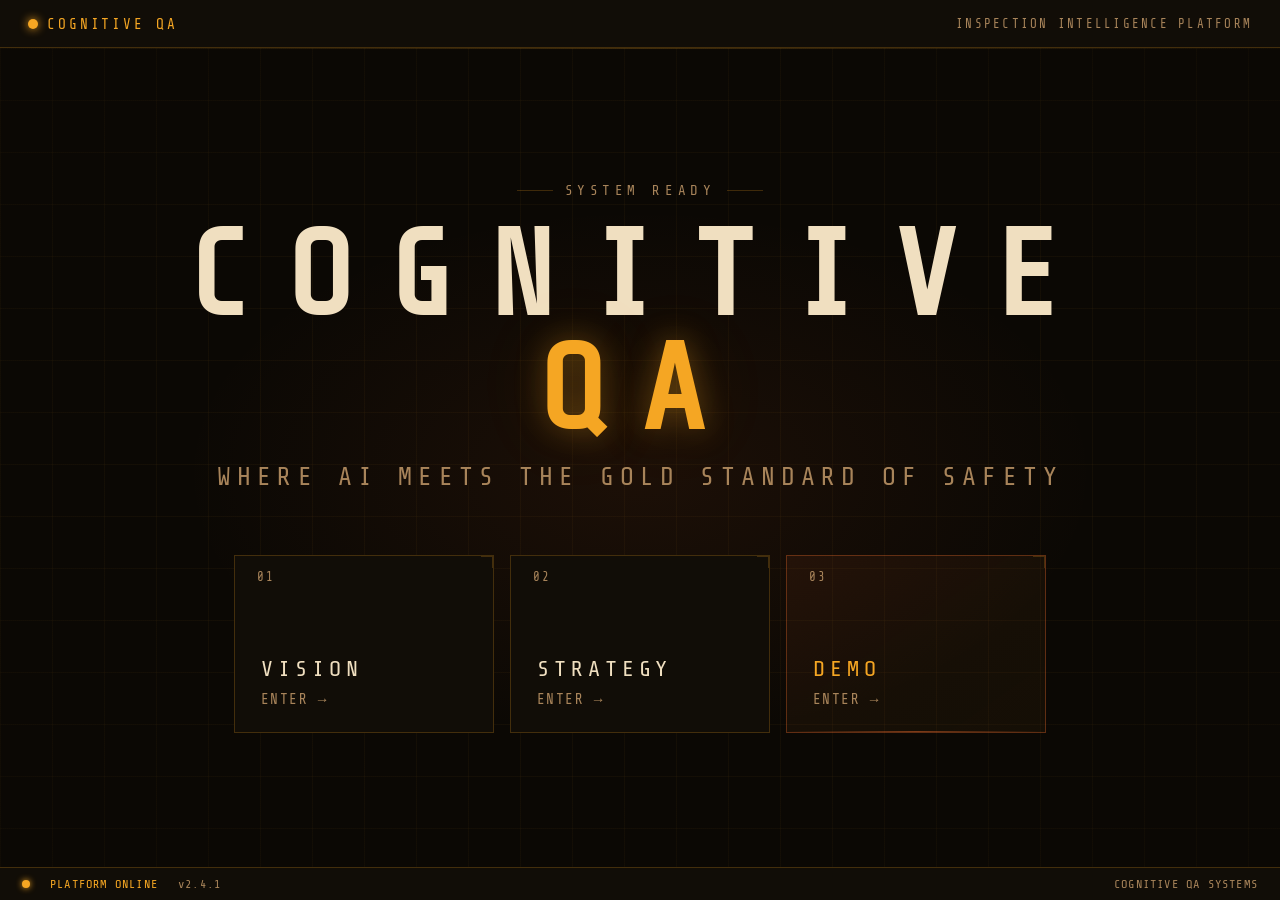
<file: Cognitive QA/home.html>
<!DOCTYPE html>
<html lang="en">
<head>
  <meta charset="UTF-8" />
  <meta name="viewport" content="width=device-width, initial-scale=1.0" />
  <title>Cognitive QA</title>
  <link rel="stylesheet" href="styles.css" />
  <style>

    :root {
      --w-bg:       #0b0804;
      --w-surface:  #110d07;
      --w-surface2: #181108;
      --amber:      #f5a623;
      --amber-dim:  rgba(245,166,35,0.10);
      --amber-glow: rgba(245,166,35,0.22);
      --orange:     #e8682a;
      --orange-dim: rgba(232,104,42,0.10);
      --muted-w:    #a8845a;
      --text-w:     #f0dfc0;
      --border-w:   rgba(245,166,35,0.22);
    }

    * { box-sizing: border-box; margin: 0; padding: 0; }

    body {
      background: var(--w-bg);
      color: var(--text-w);
      font-family: var(--font);
      min-height: 100vh;
      display: flex;
      flex-direction: column;
      overflow: hidden;
    }

    /* TOP BAR */
    .top-bar {
      display: flex;
      align-items: center;
      justify-content: space-between;
      padding: 0 28px;
      height: 48px;
      background: var(--w-surface);
      border-bottom: 1px solid var(--border-w);
      flex-shrink: 0;
    }

    .brand {
      display: flex;
      align-items: center;
      gap: 9px;
      color: var(--amber);
      font-size: 0.9rem;
      letter-spacing: 0.2em;
      text-decoration: none;
    }

    .brand-dot {
      width: 10px; height: 10px;
      border-radius: 50%;
      background: var(--amber);
      box-shadow: 0 0 10px var(--amber);
      animation: pulse 2s infinite;
    }

    @keyframes pulse {
      0%, 100% { opacity: 1; }
      50%       { opacity: 0.4; }
    }

    .top-bar-tag {
      font-size: 0.78rem;
      letter-spacing: 0.18em;
      color: var(--muted-w);
    }

    /* BACKGROUND LAYERS */
    .scene {
      position: absolute;
      inset: 0;
      pointer-events: none;
      overflow: hidden;
    }

    .scene-grid {
      position: absolute; inset: 0;
      background-image:
        linear-gradient(rgba(245,166,35,0.04) 1px, transparent 1px),
        linear-gradient(90deg, rgba(245,166,35,0.04) 1px, transparent 1px);
      background-size: 52px 52px;
    }

    .scene-glow {
      position: absolute; inset: 0;
      background: radial-gradient(ellipse 55% 50% at 50% 52%, rgba(232,104,42,0.08) 0%, transparent 65%);
    }

    .scene-vignette {
      position: absolute; inset: 0;
      background: radial-gradient(ellipse 100% 100% at 50% 50%, transparent 40%, rgba(11,8,4,0.8) 100%);
    }

    .scene-scan {
      position: absolute;
      width: 100%; height: 1px;
      background: linear-gradient(90deg,
        transparent 0%,
        rgba(245,166,35,0.08) 20%,
        rgba(245,166,35,0.2) 50%,
        rgba(245,166,35,0.08) 80%,
        transparent 100%);
      animation: scan 6s ease-in-out infinite;
    }

    @keyframes scan {
      0%   { top: 5%;  opacity: 0; }
      8%   { opacity: 1; }
      92%  { opacity: 1; }
      100% { top: 92%; opacity: 0; }
    }

    /* MAIN */
    .home-wrap {
      flex: 1;
      position: relative;
      display: flex;
      flex-direction: column;
      align-items: center;
      justify-content: center;
    }

    .home-inner {
      position: relative;
      z-index: 1;
      display: flex;
      flex-direction: column;
      align-items: center;
    }

    /* eyebrow */
    .eyebrow {
      display: flex;
      align-items: center;
      gap: 12px;
      font-size: 0.88rem;
      letter-spacing: 0.32em;
      color: var(--muted-w);
      margin-bottom: 22px;
    }

    .eyebrow-line {
      width: 36px; height: 1px;
      background: var(--border-w);
    }

    /* title */
    .home-title {
      font-size: clamp(3.8rem, 10vw, 7.5rem);
      letter-spacing: 0.3em;
      text-transform: uppercase;
      line-height: 0.95;
      text-align: center;
      margin-bottom: 14px;
      color: var(--text-w);
    }

    .home-title .accent {
      display: block;
      color: var(--amber);
      text-shadow:
        0 0 30px rgba(245,166,35,0.35),
        0 0 80px rgba(245,166,35,0.12);
    }

    /* descriptor */
    .home-desc {
      font-size: 1.6rem;
      letter-spacing: 0.24em;
      color: var(--muted-w);
      margin-bottom: 64px;
    }

    /* BUTTONS */
    .btn-row {
      display: flex;
      gap: 16px;
    }

    .nav-btn {
      position: relative;
      width: 260px;
      height: 178px;
      background: var(--w-surface);
      border: 1px solid var(--border-w);
      display: flex;
      flex-direction: column;
      align-items: flex-start;
      justify-content: flex-end;
      padding: 24px 26px;
      text-decoration: none;
      color: var(--text-w);
      font-family: var(--font);
      cursor: pointer;
      transition: border-color 0.18s, background 0.18s, transform 0.14s;
      overflow: hidden;
    }

    .nav-btn-num {
      position: absolute;
      top: 14px; left: 22px;
      font-size: 0.78rem;
      letter-spacing: 0.18em;
      color: var(--muted-w);
      transition: color 0.18s;
    }

    .nav-btn-label {
      font-size: 1.4rem;
      letter-spacing: 0.22em;
      transition: color 0.18s;
    }

    .nav-btn-arrow {
      font-size: 0.9rem;
      letter-spacing: 0.1em;
      color: var(--muted-w);
      margin-top: 10px;
      transition: color 0.18s, transform 0.18s;
    }

    .nav-btn-bar {
      position: absolute;
      bottom: 0; left: 0; right: 0;
      height: 1px;
      background: linear-gradient(90deg, transparent, var(--amber), transparent);
      opacity: 0;
      transition: opacity 0.18s;
    }

    .nav-btn::after {
      content: '';
      position: absolute;
      top: 0; right: 0;
      width: 12px; height: 12px;
      border-top: 1px solid var(--border-w);
      border-right: 1px solid var(--border-w);
      transition: border-color 0.18s;
    }

    .nav-btn:hover {
      border-color: var(--amber);
      background: var(--w-surface2);
      transform: translateY(-3px);
    }

    .nav-btn:hover::after         { border-color: var(--amber); }
    .nav-btn:hover .nav-btn-bar   { opacity: 1; }
    .nav-btn:hover .nav-btn-label { color: var(--amber); }
    .nav-btn:hover .nav-btn-arrow { color: var(--amber); transform: translateX(4px); }
    .nav-btn:hover .nav-btn-num   { color: var(--amber); opacity: 0.6; }

    .nav-btn.cta {
      border-color: rgba(232,104,42,0.35);
      background: linear-gradient(145deg, rgba(232,104,42,0.07) 0%, rgba(245,166,35,0.04) 100%);
    }

    .nav-btn.cta .nav-btn-label { color: var(--amber); }

    .nav-btn.cta .nav-btn-bar {
      opacity: 0.5;
      background: linear-gradient(90deg, transparent, var(--orange), transparent);
    }

    .nav-btn.cta:hover                  { border-color: var(--orange); }
    .nav-btn.cta:hover .nav-btn-label   { color: var(--orange); }
    .nav-btn.cta:hover .nav-btn-arrow   { color: var(--orange); }
    .nav-btn.cta:hover .nav-btn-bar     { opacity: 1; background: linear-gradient(90deg, transparent, var(--orange), transparent); }

    /* BUTTON SHIMMER */
    .nav-btn-shimmer {
      position: absolute;
      top: 0; left: -100%;
      width: 60%; height: 100%;
      background: linear-gradient(90deg, transparent, rgba(245,166,35,0.07), transparent);
      transform: skewX(-15deg);
      pointer-events: none;
    }

    .nav-btn:hover .nav-btn-shimmer {
      left: 160%;
      transition: left 0.45s ease-in-out;
    }

    /* STATUS BAR */
    .status-bar {
      display: flex;
      align-items: center;
      gap: 20px;
      padding: 9px 22px;
      background: var(--w-surface);
      border-top: 1px solid var(--border-w);
      font-size: 0.75rem;
      letter-spacing: 0.1em;
      color: var(--muted-w);
      flex-shrink: 0;
    }

    .status-dot {
      width: 8px; height: 8px;
      border-radius: 50%;
      background: var(--amber);
      box-shadow: 0 0 6px var(--amber);
      animation: pulse 2s infinite;
    }

    .status-online { color: var(--amber); }
    .status-right  { margin-left: auto; }

    /* ENTRANCE ANIMATIONS */
    @keyframes fadeUp {
      from { opacity: 0; transform: translateY(18px); }
      to   { opacity: 1; transform: translateY(0); }
    }

    @keyframes glowBreathe {
      0%, 100% { text-shadow: 0 0 30px rgba(245,166,35,0.35), 0 0 80px rgba(245,166,35,0.12); }
      50%       { text-shadow: 0 0 50px rgba(245,166,35,0.65), 0 0 120px rgba(245,166,35,0.25); }
    }

    .home-inner .eyebrow    { opacity: 0; animation: fadeUp 0.6s ease-out 0.1s  forwards; }
    .home-inner .home-title { opacity: 0; animation: fadeUp 0.7s ease-out 0.3s  forwards; }
    .home-inner .home-desc  { opacity: 0; animation: fadeUp 0.6s ease-out 0.55s forwards; }
    .home-inner .btn-row    { opacity: 0; animation: fadeUp 0.6s ease-out 0.75s forwards; }
    .home-title .accent     { animation: glowBreathe 3s ease-in-out 1.4s infinite; }

    /* FLOATING PARTICLES */
    .particle {
      position: absolute;
      border-radius: 50%;
      background: var(--amber);
      opacity: 0;
      pointer-events: none;
    }

    @keyframes floatParticle {
      0%   { transform: translateY(0) translateX(0); opacity: 0; }
      15%  { opacity: 0.35; }
      85%  { opacity: 0.2; }
      100% { transform: translateY(-120px) translateX(20px); opacity: 0; }
    }
    @keyframes floatParticle2 {
      0%   { transform: translateY(0) translateX(0); opacity: 0; }
      15%  { opacity: 0.25; }
      85%  { opacity: 0.15; }
      100% { transform: translateY(-90px) translateX(-30px); opacity: 0; }
    }
    @keyframes floatParticle3 {
      0%   { transform: translateY(0) translateX(0); opacity: 0; }
      20%  { opacity: 0.3; }
      80%  { opacity: 0.15; }
      100% { transform: translateY(-140px) translateX(10px); opacity: 0; }
    }

    /* PLANE */
    .plane-wrap {
      position: absolute;
      top: 0; left: 0;
      pointer-events: none;
      z-index: 1;
      opacity: 0;
    }

    .plane-wrap svg {
      width: 160px; height: auto;
      filter: drop-shadow(0 0 10px rgba(245,166,35,0.45));
    }

    .vapor-trail {
      position: absolute;
      top: 50%; right: 100%;
      transform: translateY(-50%);
      height: 1px; width: 0;
      background: linear-gradient(90deg, transparent, rgba(245,166,35,0.18), rgba(245,166,35,0.08));
    }

    @media (prefers-reduced-motion: reduce) {
      .home-inner .eyebrow,
      .home-inner .home-title,
      .home-inner .home-desc,
      .home-inner .btn-row { animation: none; opacity: 1; }
      .home-title .accent  { animation: none; }
      .particle, .plane-wrap { display: none; }
    }

  </style>
</head>
<body>

  <div class="top-bar">
    <a href="home.html" class="brand">
      <div class="brand-dot"></div>
      COGNITIVE QA
    </a>
    <span class="top-bar-tag">INSPECTION INTELLIGENCE PLATFORM</span>
  </div>

  <div class="home-wrap">

    <div class="scene" aria-hidden="true">
      <div class="scene-grid"></div>
      <div class="scene-glow"></div>
      <div class="scene-vignette"></div>
      <div class="scene-scan"></div>

      <div class="plane-wrap" id="plane">
        <div class="vapor-trail" id="vapor"></div>
        <svg viewBox="0 0 80 28" fill="none" xmlns="http://www.w3.org/2000/svg">
          <path d="M8 14 Q20 10 72 13 Q76 13.5 78 14 Q76 14.5 72 15 Q20 18 8 14Z" fill="rgba(245,166,35,0.7)" stroke="rgba(245,166,35,0.9)" stroke-width="0.4"/>
          <path d="M72 13 Q80 14 72 15Z" fill="rgba(245,166,35,0.9)"/>
          <path d="M38 14 L28 4 L22 4 L32 14 L22 24 L28 24 Z" fill="rgba(245,166,35,0.5)" stroke="rgba(245,166,35,0.7)" stroke-width="0.3"/>
          <path d="M12 14 L8 6 L14 6 L16 14Z" fill="rgba(245,166,35,0.5)" stroke="rgba(245,166,35,0.7)" stroke-width="0.3"/>
          <path d="M16 14 L10 9 L8 9 L14 14 L8 19 L10 19 Z" fill="rgba(245,166,35,0.45)" stroke="rgba(245,166,35,0.6)" stroke-width="0.3"/>
          <ellipse cx="36" cy="17.5" rx="6" ry="2.5" fill="rgba(245,166,35,0.35)" stroke="rgba(245,166,35,0.5)" stroke-width="0.3"/>
          <circle cx="52" cy="13.5" r="1" fill="rgba(245,166,35,0.5)"/>
          <circle cx="58" cy="13.2" r="1" fill="rgba(245,166,35,0.5)"/>
          <circle cx="64" cy="13.2" r="1" fill="rgba(245,166,35,0.5)"/>
        </svg>
      </div>

      <div class="particle" style="width:3px;height:3px;left:22%;bottom:35%;animation:floatParticle 7s ease-in-out 1s infinite;"></div>
      <div class="particle" style="width:2px;height:2px;left:55%;bottom:28%;animation:floatParticle2 9s ease-in-out 2.5s infinite;"></div>
      <div class="particle" style="width:4px;height:4px;left:75%;bottom:40%;animation:floatParticle3 8s ease-in-out 0.5s infinite;"></div>
      <div class="particle" style="width:2px;height:2px;left:38%;bottom:22%;animation:floatParticle 10s ease-in-out 4s infinite;"></div>
    </div>

    <div class="home-inner">
      <div class="eyebrow">
        <div class="eyebrow-line"></div>
        SYSTEM READY
        <div class="eyebrow-line"></div>
      </div>

      <h1 class="home-title">
        COGNITIVE
        <span class="accent">QA</span>
      </h1>

      <p class="home-desc">WHERE AI MEETS THE GOLD STANDARD OF SAFETY</p>

      <div class="btn-row">
        <a href="vision.html" class="nav-btn">
          <div class="nav-btn-shimmer"></div>
          <span class="nav-btn-num">01</span>
          <span class="nav-btn-label">VISION</span>
          <span class="nav-btn-arrow">ENTER &rarr;</span>
          <div class="nav-btn-bar"></div>
        </a>

        <a href="strategy.html" class="nav-btn">
          <div class="nav-btn-shimmer"></div>
          <span class="nav-btn-num">02</span>
          <span class="nav-btn-label">STRATEGY</span>
          <span class="nav-btn-arrow">ENTER &rarr;</span>
          <div class="nav-btn-bar"></div>
        </a>

        <a href="demo.html" class="nav-btn cta">
          <div class="nav-btn-shimmer"></div>
          <span class="nav-btn-num">03</span>
          <span class="nav-btn-label">DEMO</span>
          <span class="nav-btn-arrow">ENTER &rarr;</span>
          <div class="nav-btn-bar"></div>
        </a>
      </div>
    </div>
  </div>

  <div class="status-bar">
    <div class="status-dot"></div>
    <span class="status-online">PLATFORM ONLINE</span>
    <span>v2.4.1</span>
    <span class="status-right">COGNITIVE QA SYSTEMS</span>
  </div>

  <script>
    if (!window.matchMedia('(prefers-reduced-motion: reduce)').matches) {
      const plane = document.getElementById('plane');
      const vapor = document.getElementById('vapor');
      const scene = plane.closest('.scene');

      const trajectories = [
        { sx: -0.05, sy: 0.88, ex: 1.05, ey: 0.08 },
        { sx: 1.05,  sy: 0.88, ex: -0.05, ey: 0.08 },
        { sx: -0.05, sy: 0.08, ex: 1.05,  ey: 0.88 },
        { sx: 1.05,  sy: 0.08, ex: -0.05, ey: 0.88 },
        { sx: -0.05, sy: 0.55, ex: 1.05,  ey: 0.10 },
        { sx: 1.05,  sy: 0.55, ex: -0.05, ey: 0.10 },
      ];
      let idx = 0;

      function fly() {
        const vw = scene.offsetWidth, vh = scene.offsetHeight;
        const tr = trajectories[idx++ % trajectories.length];
        const p0 = { x: tr.sx * vw, y: tr.sy * vh };
        const p1 = { x: tr.ex * vw, y: tr.ey * vh };
        const ang = Math.atan2(p1.y - p0.y, p1.x - p0.x) * 180 / Math.PI;
        const dur = 5500;
        plane.style.opacity = '0';
        vapor.style.width   = '0px';
        const t0 = performance.now();
        function step(now) {
          const p = Math.min((now - t0) / dur, 1);
          const t = p < 0.5 ? 2*p*p : 1 - Math.pow(-2*p+2, 2)/2;
          let op = 1;
          if (p < 0.08) op = p/0.08;
          else if (p > 0.9) op = 1-(p-0.9)/0.1;
          plane.style.transform = `translate(${p0.x+(p1.x-p0.x)*t}px,${p0.y+(p1.y-p0.y)*t}px) rotate(${ang}deg)`;
          plane.style.opacity   = String(op);
          vapor.style.width     = Math.min(t*300, 180) + 'px';
          if (p < 1) requestAnimationFrame(step);
          else { plane.style.opacity='0'; vapor.style.width='0px'; }
        }
        requestAnimationFrame(step);
      }

      function schedule() { fly(); setTimeout(schedule, 10500); }
      setTimeout(schedule, 2500);
    }
  </script>

</body>
</html>
</file>
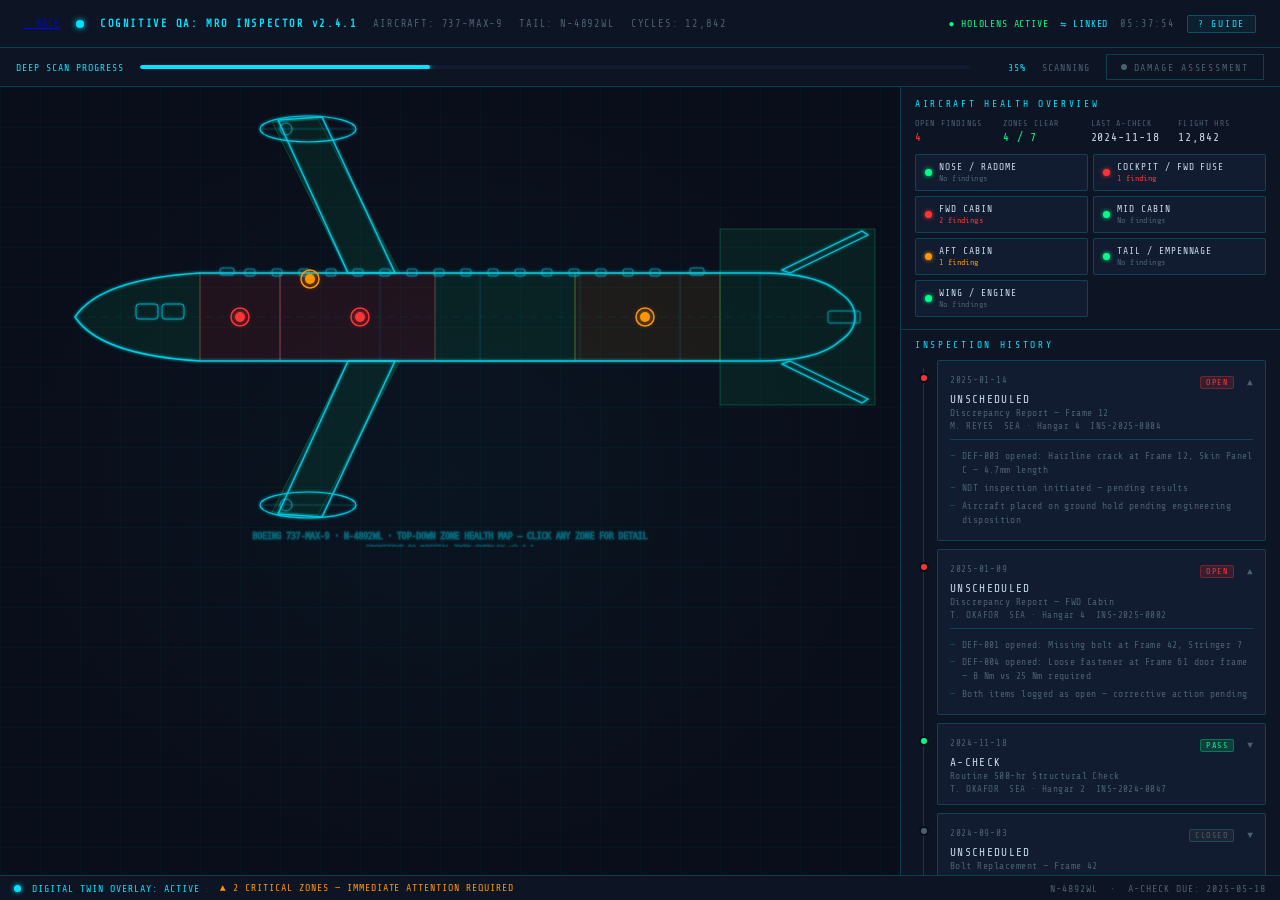
<file: Cognitive QA/mro.html>
<!DOCTYPE html>
<html lang="en">
<head>
  <meta charset="UTF-8" />
  <meta name="viewport" content="width=device-width, initial-scale=1.0" />
  <title>MRO Inspector — Cognitive QA</title>
  <style>
    @import url('https://fonts.googleapis.com/css2?family=Share+Tech+Mono&display=swap');

    *, *::before, *::after { box-sizing: border-box; margin: 0; padding: 0; }

    :root {
      --bg:         #0a0e1a;
      --surface:    #0d1424;
      --surface2:   #111c30;
      --cyan:       #00e5ff;
      --cyan-dim:   rgba(0, 229, 255, 0.15);
      --red:        #ff3333;
      --red-dim:    rgba(255, 51, 51, 0.15);
      --orange:     #ff9500;
      --orange-dim: rgba(255, 149, 0, 0.15);
      --green:      #00ff88;
      --green-dim:  rgba(0, 255, 136, 0.15);
      --text:       #c8d8e8;
      --muted:      #4a6070;
      --border:     rgba(0, 229, 255, 0.2);
      --font:       'Share Tech Mono', 'Courier New', monospace;
    }

    body {
      background: var(--bg);
      color: var(--text);
      font-family: var(--font);
      min-height: 100vh;
      display: flex;
      flex-direction: column;
    }

    .top-bar {
      display: flex;
      align-items: center;
      justify-content: space-between;
      padding: 0 24px;
      height: 48px;
      border-bottom: 1px solid var(--border);
      background: var(--surface);
      flex-shrink: 0;
    }

    .brand {
      display: flex;
      align-items: center;
      gap: 8px;
      color: var(--cyan);
      font-size: 0.8rem;
      letter-spacing: 0.12em;
      text-decoration: none;
    }

    .brand-dot {
      width: 8px;
      height: 8px;
      border-radius: 50%;
      background: var(--cyan);
      box-shadow: 0 0 6px var(--cyan);
      animation: pulse 2s infinite;
    }

    @keyframes pulse {
      0%, 100% { opacity: 1; }
      50%       { opacity: 0.4; }
    }

    .badge {
      display: inline-flex;
      align-items: center;
      gap: 4px;
      padding: 3px 10px;
      border-radius: 3px;
      font-size: 0.65rem;
      font-family: var(--font);
      letter-spacing: 0.1em;
      font-weight: bold;
    }
    .badge-red    { background: var(--red-dim);    color: var(--red);    border: 1px solid var(--red); }
    .badge-orange { background: var(--orange-dim); color: var(--orange); border: 1px solid var(--orange); }
    .badge-green  { background: var(--green-dim);  color: var(--green);  border: 1px solid var(--green); }
    .badge-cyan   { background: var(--cyan-dim);   color: var(--cyan);   border: 1px solid var(--cyan); }

    .status-bar {
      display: flex;
      align-items: center;
      gap: 24px;
      padding: 8px 16px;
      background: var(--surface);
      border-top: 1px solid var(--border);
      font-size: 0.6rem;
      letter-spacing: 0.1em;
      color: var(--muted);
      flex-shrink: 0;
    }
    .status-bar span { display: flex; align-items: center; gap: 6px; }
    .status-bar .status-active { color: var(--cyan); }
    .status-bar .status-warn   { color: var(--orange); }
    .status-bar .status-fail   { color: var(--red); }
    .status-bar-dot {
      width: 6px; height: 6px;
      border-radius: 50%;
      background: var(--cyan);
    }

    ::-webkit-scrollbar { width: 4px; }
    ::-webkit-scrollbar-track { background: var(--surface); }
    ::-webkit-scrollbar-thumb { background: var(--muted); border-radius: 2px; }

    html, body { height: 100%; }
    body { overflow: hidden; }

    .top-bar { justify-content: flex-start; gap: 0; font-size: 0.65rem; }
    .top-bar-center {
      flex: 1; display: flex; align-items: center;
      gap: 16px; padding: 0 16px; color: var(--muted); letter-spacing: 0.08em;
    }
    .top-bar-center strong { color: var(--cyan); letter-spacing: 0.15em; }
    .top-bar-right { display: flex; align-items: center; gap: 12px; color: var(--muted); letter-spacing: 0.08em; }
    .hololens-badge { display: flex; align-items: center; gap: 5px; color: var(--green); font-size: 0.62rem; }
    .linked-badge   { display: flex; align-items: center; gap: 5px; color: var(--cyan);  font-size: 0.62rem; }

    /* ── SCAN BAR ── */
    .scan-bar {
      display: flex; align-items: center; gap: 16px;
      padding: 6px 16px; background: var(--surface);
      border-bottom: 1px solid var(--border);
      font-size: 0.62rem; letter-spacing: 0.1em; color: var(--muted); flex-shrink: 0;
    }
    .scan-label  { color: var(--cyan); white-space: nowrap; }
    .scan-track  { flex: 1; height: 4px; background: var(--surface2); border-radius: 2px; overflow: hidden; }
    .scan-fill   { height: 100%; background: var(--cyan); width: 0%; transition: width 0.1s linear; box-shadow: 0 0 6px var(--cyan); border-radius: 2px; }
    .scan-pct    { color: var(--cyan); min-width: 40px; text-align: right; }
    .scan-status { color: var(--muted); white-space: nowrap; }

    /* ── WORKSPACE ── */
    .workspace { flex: 1; display: flex; overflow: hidden; min-height: 0; }

    /* ── DIAGRAM ── */
    .diagram-area {
      flex: 1; position: relative;
      overflow-x: hidden; overflow-y: auto;
      background: radial-gradient(ellipse at 50% 50%, rgba(0,229,255,0.03) 0%, transparent 70%), var(--bg);
      /* custom scrollbar */
      scrollbar-width: thin;
      scrollbar-color: rgba(0,229,255,0.25) transparent;
    }
    .diagram-area::-webkit-scrollbar       { width: 6px; }
    .diagram-area::-webkit-scrollbar-track { background: transparent; }
    .diagram-area::-webkit-scrollbar-thumb { background: rgba(0,229,255,0.22); border-radius: 3px; }
    .diagram-area::-webkit-scrollbar-thumb:hover { background: rgba(0,229,255,0.4); }

    .diagram-area::before {
      content: ''; position: absolute; inset: 0;
      background-image:
        linear-gradient(rgba(0,229,255,0.03) 1px, transparent 1px),
        linear-gradient(90deg, rgba(0,229,255,0.03) 1px, transparent 1px);
      background-size: 40px 40px; pointer-events: none;
    }
    /* SVG sizes itself by width; height follows aspect ratio — nothing clips */
    .diagram-svg { width: 100%; height: auto; display: block; min-height: 320px; }

    /* ── ZONE OVERLAYS ── */
    .zone-overlay {
      fill: transparent;
      stroke: rgba(0,229,255,0.1);
      stroke-width: 0.8;
      cursor: pointer;
      transition: fill 0.35s, stroke 0.35s, stroke-width 0.15s;
    }
    .zone-overlay.good     { fill: rgba(0,255,130,0.07);  stroke: rgba(0,255,130,0.28); }
    .zone-overlay.warning  { fill: rgba(255,149,0,0.08);  stroke: rgba(255,149,0,0.38); }
    .zone-overlay.critical { fill: rgba(255,51,51,0.09);  stroke: rgba(255,51,51,0.42); animation: zone-crit 2s ease-in-out infinite; }
    .zone-overlay:hover    { stroke-width: 1.8; }
    .zone-overlay.selected { stroke-width: 2; }
    @keyframes zone-crit {
      0%,100% { fill-opacity: 0.09; }
      50%      { fill-opacity: 0.2; }
    }

    /* ── ZONE HUD ── */
    .zone-hud {
      position: absolute; width: 228px;
      background: rgba(6,11,21,0.96);
      border: 1px solid rgba(0,229,255,0.28);
      border-radius: 3px; padding: 12px 14px;
      z-index: 20; pointer-events: auto;
      opacity: 0; transform: translateY(6px);
      transition: opacity 0.2s, transform 0.2s;
      display: none;
    }
    .zone-hud.show  { opacity: 1; transform: none; display: block; }
    .zhud-top       { display: flex; justify-content: space-between; align-items: flex-start; margin-bottom: 8px; }
    .zhud-name      { font-size: 0.6rem; letter-spacing: 0.22em; color: var(--cyan); padding-top: 1px; }
    .zhud-close     { background: none; border: none; color: var(--muted); cursor: pointer; font-size: 0.65rem; letter-spacing: 0.1em; padding: 0; font-family: var(--font); transition: color 0.15s; }
    .zhud-close:hover { color: var(--text); }
    .zhud-status    { display: flex; align-items: center; gap: 7px; margin-bottom: 10px; }
    .zhud-dot       { width: 8px; height: 8px; border-radius: 50%; flex-shrink: 0; }
    .zhud-status.good     .zhud-dot  { background: var(--green);  box-shadow: 0 0 6px var(--green); }
    .zhud-status.warning  .zhud-dot  { background: var(--orange); box-shadow: 0 0 6px var(--orange); }
    .zhud-status.critical .zhud-dot  { background: var(--red);    box-shadow: 0 0 6px var(--red); }
    .zhud-status.good     .zhud-lbl  { color: var(--green);  font-size: 0.68rem; letter-spacing: 0.12em; }
    .zhud-status.warning  .zhud-lbl  { color: var(--orange); font-size: 0.68rem; letter-spacing: 0.12em; }
    .zhud-status.critical .zhud-lbl  { color: var(--red);    font-size: 0.68rem; letter-spacing: 0.12em; }
    .zhud-rows      { display: flex; flex-direction: column; gap: 5px; margin-bottom: 10px; }
    .zhud-row       { display: flex; justify-content: space-between; font-size: 0.62rem; }
    .zhud-key       { color: var(--muted); letter-spacing: 0.1em; }
    .zhud-val       { color: var(--text); letter-spacing: 0.06em; }
    .zhud-note      { font-size: 0.6rem; color: var(--muted); line-height: 1.55; padding-top: 8px; border-top: 1px solid var(--border); }

    /* ── DEFECT MARKERS ── */
    .defect-marker  { position: absolute; width: 24px; height: 24px; transform: translate(-50%,-50%); cursor: pointer; }
    .marker-ring    { width: 24px; height: 24px; border-radius: 50%; border: 2px solid var(--red); display: flex; align-items: center; justify-content: center; animation: ring-pulse 1.8s infinite; }
    .marker-ring.warning { border-color: var(--orange); animation: ring-pulse-orange 1.8s infinite; }
    .marker-inner   { width: 10px; height: 10px; border-radius: 50%; background: var(--red); box-shadow: 0 0 6px var(--red); }
    .marker-ring.warning .marker-inner { background: var(--orange); box-shadow: 0 0 6px var(--orange); }
    @keyframes ring-pulse { 0%,100%{box-shadow:0 0 0 0 rgba(255,51,51,0.5)} 50%{box-shadow:0 0 0 7px rgba(255,51,51,0)} }
    @keyframes ring-pulse-orange { 0%,100%{box-shadow:0 0 0 0 rgba(255,149,0,0.5)} 50%{box-shadow:0 0 0 7px rgba(255,149,0,0)} }
    .defect-popup   { position: absolute; z-index: 15; width: 220px; padding: 12px 14px; background: rgba(6,12,22,0.96); border: 1px solid rgba(255,51,51,0.35); border-radius: 3px; font-size: 0.7rem; }
    .defect-popup.warning { border-color: rgba(255,149,0,0.4); }
    .defect-popup-id       { font-size: 0.58rem; letter-spacing: 0.2em; color: var(--muted); margin-bottom: 4px; }
    .defect-popup-title    { color: var(--text); letter-spacing: 0.1em; margin-bottom: 6px; }
    .defect-popup-detail   { color: var(--muted); font-size: 0.62rem; line-height: 1.5; margin-bottom: 6px; }
    .defect-popup-severity { font-size: 0.6rem; letter-spacing: 0.12em; color: var(--red); }
    .defect-popup.warning .defect-popup-severity { color: var(--orange); }

    /* ── SVG DEFECT MARKERS ── */
    .svg-marker       { cursor: pointer; }
    .svg-marker-dot   { filter: drop-shadow(0 0 4px currentColor); }
    .svg-marker-ring  { transform-box: fill-box; transform-origin: center; }
    .svg-marker.crit  .svg-marker-ring { stroke: #ff3333; animation: svgRingCrit 1.8s infinite; }
    .svg-marker.warn  .svg-marker-ring { stroke: #ff9500; animation: svgRingWarn 1.8s infinite; }
    .svg-marker.crit  .svg-marker-dot  { fill: #ff3333; color: #ff3333; }
    .svg-marker.warn  .svg-marker-dot  { fill: #ff9500; color: #ff9500; }
    @keyframes svgRingCrit {
      0%,100% { r: 9; opacity: 0.9; }
      50%     { r: 16; opacity: 0; }
    }
    @keyframes svgRingWarn {
      0%,100% { r: 9; opacity: 0.9; }
      50%     { r: 16; opacity: 0; }
    }

    /* ── RIGHT PANEL ── */
    .right-panel {
      width: 380px; flex-shrink: 0;
      border-left: 1px solid var(--border);
      background: var(--surface);
      display: flex; flex-direction: column;
      overflow: hidden; min-height: 0;
    }

    /* ── HEALTH OVERVIEW ── */
    .panel-section    { padding: 12px 14px; border-bottom: 1px solid var(--border); flex-shrink: 0; }
    .panel-label      { font-size: 0.6rem; letter-spacing: 0.28em; color: var(--cyan); margin-bottom: 10px; display: block; }

    .health-meta-row  { display: flex; gap: 0; margin-bottom: 10px; }
    .health-meta-item { flex: 1; }
    .health-meta-key  { font-size: 0.52rem; letter-spacing: 0.14em; color: var(--muted); margin-bottom: 3px; }
    .health-meta-val  { font-size: 0.72rem; letter-spacing: 0.08em; color: var(--text); }
    .health-meta-val.crit { color: var(--red); }
    .health-meta-val.warn { color: var(--orange); }
    .health-meta-val.ok   { color: var(--green); }

    .health-grid { display: grid; grid-template-columns: 1fr 1fr; gap: 5px; }
    .health-zone {
      padding: 7px 9px; background: var(--surface2); border: 1px solid var(--border);
      border-radius: 2px; cursor: pointer;
      transition: border-color 0.15s, background 0.15s;
      display: flex; align-items: center; gap: 7px;
    }
    .health-zone:hover    { border-color: rgba(0,229,255,0.3); background: rgba(0,229,255,0.04); }
    .health-zone.selected { border-color: var(--cyan); }
    .hz-dot   { width: 7px; height: 7px; border-radius: 50%; flex-shrink: 0; }
    .health-zone.good     .hz-dot { background: var(--green);  box-shadow: 0 0 4px var(--green); }
    .health-zone.warning  .hz-dot { background: var(--orange); box-shadow: 0 0 4px var(--orange); }
    .health-zone.critical .hz-dot { background: var(--red);    box-shadow: 0 0 4px var(--red); animation: hz-crit 1.5s infinite; }
    @keyframes hz-crit { 0%,100%{opacity:1} 50%{opacity:0.38} }
    .hz-info  { flex: 1; min-width: 0; }
    .hz-name  { font-size: 0.6rem; letter-spacing: 0.1em; color: var(--text); white-space: nowrap; overflow: hidden; text-overflow: ellipsis; }
    .hz-find  { font-size: 0.52rem; letter-spacing: 0.05em; margin-top: 2px; }
    .health-zone.good     .hz-find { color: var(--muted); }
    .health-zone.warning  .hz-find { color: var(--orange); }
    .health-zone.critical .hz-find { color: var(--red); }

    /* ── TIMELINE ── */
    .timeline-label { padding: 10px 14px 0; font-size: 0.6rem; letter-spacing: 0.28em; color: var(--cyan); flex-shrink: 0; }
    .timeline-wrap  { flex: 1; min-height: 0; overflow-y: auto; padding: 10px 14px 14px; }
    .timeline       { position: relative; padding-left: 22px; }
    .timeline::before {
      content: ''; position: absolute;
      left: 8px; top: 8px; bottom: 8px;
      width: 1px; background: var(--border);
    }
    .tl-entry {
      position: relative; margin-bottom: 8px;
      padding: 10px 12px; background: var(--surface2);
      border: 1px solid var(--border); border-radius: 2px;
      cursor: pointer; transition: border-color 0.15s;
    }
    .tl-entry:hover            { border-color: rgba(0,229,255,0.22); }
    .tl-entry.expanded         { border-color: rgba(0,229,255,0.18); }
    .tl-dot {
      position: absolute; left: -19px; top: 12px;
      width: 10px; height: 10px; border-radius: 50%;
      border: 2px solid var(--bg); z-index: 1;
    }
    .tl-entry.pass   .tl-dot { background: var(--green); }
    .tl-entry.open   .tl-dot { background: var(--red);    animation: hz-crit 1.5s infinite; }
    .tl-entry.closed .tl-dot { background: var(--muted); }
    .tl-entry.rework .tl-dot { background: var(--orange); }
    .tl-top     { display: flex; justify-content: space-between; align-items: center; margin-bottom: 4px; }
    .tl-date    { font-size: 0.58rem; letter-spacing: 0.08em; color: var(--muted); }
    .tl-badge   { font-size: 0.52rem; letter-spacing: 0.18em; padding: 1px 5px; border-radius: 2px; }
    .tl-entry.pass   .tl-badge { background: var(--green-dim);              color: var(--green);  border: 1px solid rgba(0,255,130,0.3); }
    .tl-entry.open   .tl-badge { background: var(--red-dim);                color: var(--red);    border: 1px solid rgba(255,51,51,0.3); }
    .tl-entry.closed .tl-badge { background: rgba(168,132,90,0.08);         color: var(--muted);  border: 1px solid var(--border); }
    .tl-entry.rework .tl-badge { background: rgba(255,149,0,0.1);           color: var(--orange); border: 1px solid rgba(255,149,0,0.3); }
    .tl-type    { font-size: 0.7rem; letter-spacing: 0.12em; color: var(--text); margin-bottom: 2px; }
    .tl-subtype { font-size: 0.6rem; letter-spacing: 0.05em; color: var(--muted); margin-bottom: 3px; }
    .tl-meta    { display: flex; gap: 10px; font-size: 0.58rem; letter-spacing: 0.05em; color: var(--muted); }
    .tl-chevron { font-size: 0.6rem; color: var(--muted); transition: transform 0.2s; margin-left: 4px; display: inline-block; }
    .tl-entry.expanded .tl-chevron { transform: rotate(180deg); }
    .tl-findings { display: none; margin-top: 8px; padding-top: 8px; border-top: 1px solid var(--border); }
    .tl-entry.expanded .tl-findings { display: block; }
    .tl-finding {
      font-size: 0.6rem; letter-spacing: 0.04em; color: var(--muted);
      padding: 2px 0 2px 12px; position: relative; line-height: 1.45;
    }
    .tl-finding::before { content: '—'; position: absolute; left: 0; color: rgba(0,229,255,0.3); }

    /* ── STATUS BAR ── */
    .status-bar {
      display: flex; align-items: center; gap: 20px; padding: 6px 14px;
      background: var(--surface); border-top: 1px solid var(--border);
      font-size: 0.62rem; letter-spacing: 0.1em; color: var(--muted); flex-shrink: 0;
    }
    .status-bar-dot { width: 7px; height: 7px; border-radius: 50%; background: var(--cyan); box-shadow: 0 0 5px var(--cyan); display: inline-block; margin-right: 5px; animation: sbd-pulse 2s infinite; }
    @keyframes sbd-pulse { 0%,100%{opacity:1} 50%{opacity:0.3} }
    .status-active { color: var(--green); }
    .status-warn   { color: var(--orange); }
    .status-fail   { color: var(--red); }

    /* ── DAMAGE ASSESSMENT TOGGLE ── */
    .dmg-toggle {
      margin-left: auto;
      display: flex; align-items: center; gap: 7px;
      background: none; border: 1px solid rgba(0,229,255,0.22);
      color: var(--muted); font-family: var(--font);
      font-size: 0.62rem; letter-spacing: 0.18em;
      padding: 0 14px; height: 26px;
      cursor: pointer; transition: border-color 0.15s, color 0.15s, background 0.15s;
      white-space: nowrap; flex-shrink: 0;
    }
    .dmg-toggle:hover  { border-color: var(--cyan); color: var(--cyan); background: rgba(0,229,255,0.04); }
    .dmg-toggle.active { border-color: rgba(255,51,51,0.5); color: var(--red); background: rgba(255,51,51,0.05); }
    .dmg-toggle-dot    { width: 6px; height: 6px; border-radius: 50%; background: currentColor; flex-shrink: 0; }

    /* ── DAMAGE DRAWER ── */
    .damage-drawer {
      position: fixed; bottom: 0; left: 0; right: 0;
      height: 46vh; min-height: 300px; max-height: 460px;
      background: rgba(4,8,18,0.98);
      border-top: 1px solid rgba(0,229,255,0.22);
      display: flex; flex-direction: column;
      transform: translateY(100%);
      transition: transform 0.32s cubic-bezier(0.22, 1, 0.36, 1);
      z-index: 50;
    }
    .damage-drawer.open { transform: translateY(0); }

    .drawer-header {
      display: flex; align-items: center; gap: 14px;
      padding: 0 16px; height: 36px;
      background: var(--surface);
      border-bottom: 1px solid var(--border);
      flex-shrink: 0;
    }
    .drawer-header-title { font-size: 0.6rem; letter-spacing: 0.28em; color: var(--cyan); }
    .drawer-gng-wrap     { display: flex; align-items: center; gap: 8px; margin-left: 6px; }
    .gng-pill {
      padding: 1px 10px; font-size: 0.68rem; letter-spacing: 0.24em; font-weight: 600; border-radius: 2px;
    }
    .gng-pill.no-go { background: rgba(255,51,51,0.13); color: var(--red);   border: 1px solid rgba(255,51,51,0.38); }
    .gng-pill.go    { background: rgba(0,255,130,0.11); color: var(--green); border: 1px solid rgba(0,255,130,0.34); }
    .drawer-gng-label { font-size: 0.58rem; letter-spacing: 0.12em; color: var(--muted); }
    .drawer-close {
      margin-left: auto; background: none; border: none; color: var(--muted);
      font-family: var(--font); font-size: 0.62rem; letter-spacing: 0.14em;
      padding: 0 4px; height: 28px; cursor: pointer; transition: color 0.15s;
    }
    .drawer-close:hover { color: var(--text); }

    .drawer-body { flex: 1; display: flex; overflow: hidden; min-height: 0; }

    /* Left summary */
    .drawer-summary {
      width: 200px; flex-shrink: 0;
      border-right: 1px solid var(--border);
      display: flex; flex-direction: column; gap: 12px;
      padding: 14px; overflow-y: auto;
      scrollbar-width: thin;
      scrollbar-color: rgba(0,229,255,0.15) transparent;
    }
    .ds-block-label { font-size: 0.5rem; letter-spacing: 0.25em; color: var(--cyan); margin-bottom: 6px; }

    .gng-card {
      text-align: center; padding: 10px 0; border-radius: 2px;
      border: 1px solid rgba(255,51,51,0.26); background: rgba(255,51,51,0.05);
    }
    .gng-card.go-state { border-color: rgba(0,255,130,0.26); background: rgba(0,255,130,0.04); }
    .gng-value {
      font-size: 1.65rem; letter-spacing: 0.3em; color: var(--red); line-height: 1;
      text-shadow: 0 0 18px rgba(255,51,51,0.45);
    }
    .gng-card.go-state .gng-value { color: var(--green); text-shadow: 0 0 18px rgba(0,255,130,0.4); }
    .gng-reason { font-size: 0.49rem; letter-spacing: 0.13em; color: var(--muted); margin-top: 5px; line-height: 1.4; padding: 0 6px; }

    .ds-counts { display: flex; flex-direction: column; gap: 5px; }
    .ds-count-row { display: flex; justify-content: space-between; align-items: center; }
    .ds-count-key { font-size: 0.58rem; letter-spacing: 0.08em; color: var(--muted); }
    .ds-count-val { font-size: 0.62rem; letter-spacing: 0.1em; }
    .ds-count-val.s1-col { color: var(--red); }
    .ds-count-val.s2-col { color: var(--orange); }
    .ds-count-val.s3-col { color: #f5c830; }
    .ds-count-val.ok-col { color: var(--green); }

    .ds-refs   { display: flex; flex-direction: column; gap: 5px; }
    .ds-ref    { font-size: 0.57rem; letter-spacing: 0.04em; color: var(--muted); line-height: 1.45; }
    .ds-ref strong { color: var(--cyan); font-size: 0.55rem; letter-spacing: 0.1em; }
    .ds-timestamp { font-size: 0.52rem; letter-spacing: 0.05em; color: rgba(168,132,90,0.55); padding-top: 6px; border-top: 1px solid var(--border); }

    /* Right content */
    .drawer-content {
      flex: 1; min-width: 0; overflow-y: auto; padding: 14px 18px 18px;
      scrollbar-width: thin;
      scrollbar-color: rgba(0,229,255,0.15) transparent;
    }
    .drawer-content::-webkit-scrollbar       { width: 4px; }
    .drawer-content::-webkit-scrollbar-thumb { background: rgba(0,229,255,0.18); border-radius: 2px; }

    .dc-section              { margin-bottom: 20px; }
    .dc-section:last-child   { margin-bottom: 0; }
    .dc-label                { font-size: 0.52rem; letter-spacing: 0.26em; color: var(--cyan); margin-bottom: 10px; }

    /* Severity matrix table */
    .dmg-table   { width: 100%; border-collapse: collapse; }
    .dmg-table th {
      font-size: 0.5rem; letter-spacing: 0.18em; color: var(--muted);
      text-align: left; padding: 0 14px 8px 0;
      border-bottom: 1px solid var(--border); font-weight: 400; white-space: nowrap;
    }
    .dmg-table td {
      padding: 8px 14px 8px 0;
      border-bottom: 1px solid rgba(0,229,255,0.05);
      vertical-align: top;
    }
    .dmg-table tr:last-child td { border-bottom: none; }
    .dt-id    { font-size: 0.6rem; letter-spacing: 0.12em; color: var(--cyan); white-space: nowrap; }
    .dt-zone  { font-size: 0.6rem; letter-spacing: 0.08em; color: var(--text); }
    .dt-loc   { font-size: 0.55rem; letter-spacing: 0.03em; color: var(--muted); margin-top: 2px; line-height: 1.35; }
    .dt-basis { font-size: 0.52rem; letter-spacing: 0.02em; color: rgba(168,132,90,0.65); margin-top: 3px; line-height: 1.35; font-style: italic; }
    .dt-ref   { font-size: 0.52rem; letter-spacing: 0.1em; color: var(--muted); white-space: nowrap; }

    /* Severity segmented bar */
    .sev-wrap  { display: flex; flex-direction: column; gap: 5px; }
    .sev-segs  { display: flex; gap: 3px; }
    .sev-seg   { width: 13px; height: 7px; border-radius: 1px; background: var(--surface2); border: 1px solid var(--border); }
    .sev-seg.on-s1 { background: var(--red);    border-color: var(--red);    box-shadow: 0 0 3px rgba(255,51,51,0.5); }
    .sev-seg.on-s2 { background: var(--orange); border-color: var(--orange); box-shadow: 0 0 3px rgba(255,149,0,0.45); }
    .sev-seg.on-s3 { background: #f5c830;       border-color: #f5c830;       box-shadow: 0 0 3px rgba(245,200,48,0.4); }
    .sev-label     { font-size: 0.56rem; letter-spacing: 0.1em; }
    .sev-label.s1  { color: var(--red); }
    .sev-label.s2  { color: var(--orange); }
    .sev-label.s3  { color: #f5c830; }

    /* Action badge */
    .act-badge          { font-size: 0.55rem; letter-spacing: 0.14em; padding: 2px 8px; border-radius: 2px; white-space: nowrap; }
    .act-badge.ground   { background: rgba(255,51,51,0.11); color: var(--red);    border: 1px solid rgba(255,51,51,0.3); }
    .act-badge.preflight{ background: rgba(255,149,0,0.09); color: var(--orange); border: 1px solid rgba(255,149,0,0.3); }
    .act-badge.monitor  { background: rgba(168,132,90,0.07);color: var(--muted);  border: 1px solid var(--border); }

    /* Zone load bars */
    .zl-list   { display: flex; flex-direction: column; gap: 8px; }
    .zl-row    { display: flex; align-items: center; gap: 10px; }
    .zl-name   { font-size: 0.57rem; letter-spacing: 0.05em; color: var(--muted); width: 136px; flex-shrink: 0; white-space: nowrap; overflow: hidden; text-overflow: ellipsis; }
    .zl-track  { flex: 1; height: 5px; background: var(--surface2); border-radius: 2px; overflow: hidden; }
    .zl-fill   { height: 100%; border-radius: 2px; width: 0; transition: width 0.7s cubic-bezier(0.22, 1, 0.36, 1); }
    .zl-row.high    .zl-fill { background: var(--red);    box-shadow: 0 0 5px rgba(255,51,51,0.4); }
    .zl-row.medium  .zl-fill { background: var(--orange); box-shadow: 0 0 5px rgba(255,149,0,0.35); }
    .zl-row.nominal .zl-fill { background: var(--green);  opacity: 0.65; }
    .zl-pct    { font-size: 0.55rem; letter-spacing: 0.06em; width: 30px; text-align: right; flex-shrink: 0; }
    .zl-row.high    .zl-pct { color: var(--red); }
    .zl-row.medium  .zl-pct { color: var(--orange); }
    .zl-row.nominal .zl-pct { color: var(--muted); }
    .zl-lvl    { font-size: 0.5rem; letter-spacing: 0.12em; width: 55px; flex-shrink: 0; }
    .zl-row.high    .zl-lvl { color: var(--red); }
    .zl-row.medium  .zl-lvl { color: var(--orange); }
    .zl-row.nominal .zl-lvl { color: var(--muted); }

    /* ── GUIDE BUTTON ── */
    .guide-btn {
      background: rgba(0,229,255,0.06);
      border: 1px solid rgba(0,229,255,0.25);
      color: var(--cyan);
      font-family: var(--font);
      font-size: 0.6rem;
      letter-spacing: 0.18em;
      padding: 3px 10px;
      cursor: pointer;
      transition: background 0.15s, border-color 0.15s;
      border-radius: 2px;
    }
    .guide-btn:hover { background: rgba(0,229,255,0.14); border-color: var(--cyan); }

    /* ── GUIDE MODAL ── */
    .guide-modal {
      position: fixed; inset: 0; z-index: 300;
      background: rgba(5,9,18,0.92);
      display: none; align-items: center; justify-content: center;
      backdrop-filter: blur(6px);
    }
    .guide-modal.show { display: flex; }

    .guide-panel {
      width: 560px; max-height: 88vh;
      background: var(--surface);
      border: 1px solid var(--border);
      border-radius: 4px;
      display: flex; flex-direction: column;
      overflow: hidden;
      box-shadow: 0 24px 80px rgba(0,0,0,0.7);
    }

    .guide-header {
      display: flex; align-items: center; justify-content: space-between;
      padding: 14px 20px; border-bottom: 1px solid var(--border);
      flex-shrink: 0;
    }
    .guide-title { font-size: 0.78rem; letter-spacing: 0.28em; color: var(--cyan); }
    .guide-close {
      background: none; border: none; color: var(--muted); cursor: pointer;
      font-size: 0.8rem; font-family: var(--font); padding: 4px 6px; transition: color 0.15s;
    }
    .guide-close:hover { color: var(--text); }

    .guide-body { flex: 1; overflow-y: auto; padding: 20px; display: flex; flex-direction: column; gap: 20px; }

    .guide-role {
      padding: 12px 14px;
      background: rgba(0,229,255,0.04);
      border: 1px solid rgba(0,229,255,0.15);
      border-radius: 3px;
    }
    .guide-role-label { font-size: 0.58rem; letter-spacing: 0.25em; color: var(--muted); margin-bottom: 4px; }
    .guide-role-title { font-size: 0.9rem; letter-spacing: 0.14em; color: var(--cyan); margin-bottom: 6px; }
    .guide-role-desc  { font-size: 0.7rem; letter-spacing: 0.04em; color: var(--muted); line-height: 1.7; }

    .guide-section-title { font-size: 0.62rem; letter-spacing: 0.28em; color: var(--cyan); margin-bottom: 10px; }

    .guide-steps { display: flex; flex-direction: column; gap: 8px; }
    .guide-step {
      display: flex; gap: 14px; align-items: flex-start;
      padding: 10px 12px;
      background: var(--surface2);
      border-radius: 3px;
    }
    .guide-step-num {
      font-size: 0.7rem; letter-spacing: 0.1em; color: var(--cyan);
      background: rgba(0,229,255,0.1); border: 1px solid rgba(0,229,255,0.25);
      border-radius: 2px; padding: 2px 7px; flex-shrink: 0; line-height: 1.6;
    }
    .guide-step-text { font-size: 0.7rem; letter-spacing: 0.04em; color: var(--text); line-height: 1.7; }
    .guide-step-text strong { color: var(--cyan); }

    .guide-tip {
      padding: 10px 14px;
      background: rgba(0,255,136,0.04);
      border: 1px solid rgba(0,255,136,0.18);
      border-radius: 3px;
      font-size: 0.68rem; letter-spacing: 0.06em; color: var(--muted); line-height: 1.6;
    }
    .guide-tip strong { color: var(--green); }
  </style>
</head>
<body>

  <div class="top-bar">
    <a href="demo.html" class="back-link">&#8592; BACK</a>
    <div class="top-bar-center">
      <div class="brand-dot"></div>
      <strong>COGNITIVE QA: MRO INSPECTOR v2.4.1</strong>
      <span>AIRCRAFT: 737-MAX-9</span>
      <span>TAIL: N-4892WL</span>
      <span>CYCLES: 12,842</span>
    </div>
    <div class="top-bar-right">
      <span class="hololens-badge">&#9679; HOLOLENS ACTIVE</span>
      <span class="linked-badge">&#8651; LINKED</span>
      <span id="clock">00:00:00</span>
      <button class="guide-btn" id="guideBtn">? GUIDE</button>
    </div>
  </div>

  <div class="scan-bar">
    <span class="scan-label">DEEP SCAN PROGRESS</span>
    <div class="scan-track"><div class="scan-fill" id="scan-fill"></div></div>
    <span class="scan-pct" id="scan-pct">0%</span>
    <span class="scan-status" id="scan-status">SCANNING</span>
    <button class="dmg-toggle" id="dmgToggle" aria-expanded="false" aria-controls="damageDrawer">
      <div class="dmg-toggle-dot"></div>
      DAMAGE ASSESSMENT
    </button>
  </div>

  <div class="workspace">

    <!-- DIAGRAM -->
    <div class="diagram-area" id="diagram">

      <!-- Top-down orthographic view: fuselage fills landscape naturally -->
      <svg class="diagram-svg" viewBox="0 0 900 460" preserveAspectRatio="xMidYMid meet" id="aircraftSvg">
        <defs>
          <filter id="glow">
            <feGaussianBlur stdDeviation="1.5" result="blur"/>
            <feMerge><feMergeNode in="blur"/><feMergeNode in="SourceGraphic"/></feMerge>
          </filter>
        </defs>

        <!-- ZONE OVERLAYS (top-down, behind aircraft, no glow) -->
        <g id="zoneOverlays">
          <!-- Nose / Radome -->
          <path  id="zo-nose"    class="zone-overlay" data-zone="z-nose"
                 d="M 75 230 Q 100 192 200 186 L 200 274 Q 100 268 75 230 Z"/>
          <!-- Cockpit -->
          <rect  id="zo-cockpit" class="zone-overlay" data-zone="z-cockpit"
                 x="200" y="186" width="80" height="88"/>
          <!-- FWD Cabin -->
          <rect  id="zo-fwd"     class="zone-overlay" data-zone="z-fwd"
                 x="280" y="186" width="155" height="88"/>
          <!-- Mid Cabin -->
          <rect  id="zo-mid"     class="zone-overlay" data-zone="z-mid"
                 x="435" y="186" width="140" height="88"/>
          <!-- Aft Cabin -->
          <rect  id="zo-aft"     class="zone-overlay" data-zone="z-aft"
                 x="575" y="186" width="145" height="88"/>
          <!-- Tail / Empennage (covers stabilizers) -->
          <rect  id="zo-tail"    class="zone-overlay" data-zone="z-tail"
                 x="720" y="142" width="155" height="176"/>
          <!-- Wing / Engine (both wings as compound path) -->
          <path  id="zo-wing"    class="zone-overlay" data-zone="z-wing"
                 d="M 400 186 L 318 32 L 272 35 L 348 186 Z M 400 274 L 318 428 L 272 425 L 348 274 Z"/>
        </g>

        <!-- AIRCRAFT LINES top-down (with glow) -->
        <g filter="url(#glow)" stroke="#00e5ff" stroke-width="1" fill="none" opacity="0.85">

          <!-- Main fuselage body -->
          <path d="M 75 230 Q 100 192 200 186 L 760 186 Q 818 186 840 206 Q 855 216 855 230 Q 855 244 840 254 Q 818 274 760 274 L 200 274 Q 100 268 75 230 Z" stroke-width="1.5"/>

          <!-- Cockpit windows (visible from top) -->
          <rect x="136" y="217" width="22" height="15" rx="3" stroke-width="1" opacity="0.75"/>
          <rect x="162" y="217" width="22" height="15" rx="3" stroke-width="1" opacity="0.75"/>

          <!-- Window row — top edge of fuselage, evenly spaced -->
          <rect x="245" y="182" width="10" height="7" rx="2" opacity="0.55"/>
          <rect x="272" y="182" width="10" height="7" rx="2" opacity="0.55"/>
          <rect x="299" y="182" width="10" height="7" rx="2" opacity="0.55"/>
          <rect x="326" y="182" width="10" height="7" rx="2" opacity="0.55"/>
          <rect x="353" y="182" width="10" height="7" rx="2" opacity="0.55"/>
          <rect x="380" y="182" width="10" height="7" rx="2" opacity="0.55"/>
          <rect x="407" y="182" width="10" height="7" rx="2" opacity="0.55"/>
          <rect x="434" y="182" width="10" height="7" rx="2" opacity="0.55"/>
          <rect x="461" y="182" width="10" height="7" rx="2" opacity="0.55"/>
          <rect x="488" y="182" width="10" height="7" rx="2" opacity="0.55"/>
          <rect x="515" y="182" width="10" height="7" rx="2" opacity="0.55"/>
          <rect x="542" y="182" width="10" height="7" rx="2" opacity="0.55"/>
          <rect x="569" y="182" width="10" height="7" rx="2" opacity="0.55"/>
          <rect x="596" y="182" width="10" height="7" rx="2" opacity="0.55"/>
          <rect x="623" y="182" width="10" height="7" rx="2" opacity="0.55"/>
          <rect x="650" y="182" width="10" height="7" rx="2" opacity="0.55"/>

          <!-- Doors (visible from top as wider rectangles) -->
          <rect x="220" y="181" width="14" height="7" rx="2" stroke-width="1" opacity="0.6"/>
          <rect x="690" y="181" width="14" height="7" rx="2" stroke-width="1" opacity="0.6"/>

          <!-- LEFT WING (top of diagram) -->
          <path d="M 395 186 L 322 30 L 278 33 L 348 186 Z" stroke-width="1.4"/>
          <!-- Left engine nacelle -->
          <ellipse cx="308" cy="42" rx="48" ry="13" stroke-width="1.2"/>
          <line x1="260" y1="42" x2="356" y2="42" stroke-width="0.5" opacity="0.4"/>
          <!-- Engine inlet ring -->
          <circle cx="286" cy="42" r="6" stroke-width="1" opacity="0.6"/>

          <!-- RIGHT WING (bottom of diagram) -->
          <path d="M 395 274 L 322 430 L 278 427 L 348 274 Z" stroke-width="1.4"/>
          <!-- Right engine nacelle -->
          <ellipse cx="308" cy="418" rx="48" ry="13" stroke-width="1.2"/>
          <line x1="260" y1="418" x2="356" y2="418" stroke-width="0.5" opacity="0.4"/>
          <circle cx="286" cy="418" r="6" stroke-width="1" opacity="0.6"/>

          <!-- Horizontal stabilizer — left -->
          <path d="M 790 186 L 868 148 L 862 144 L 782 183 Z" stroke-width="1.2"/>
          <!-- Horizontal stabilizer — right -->
          <path d="M 790 274 L 868 312 L 862 316 L 782 277 Z" stroke-width="1.2"/>

          <!-- Vertical fin base (top-down = narrow rectangle at tail centre) -->
          <rect x="828" y="224" width="32" height="12" rx="2" stroke-width="1" opacity="0.55"/>

          <!-- Frame station lines across fuselage -->
          <line x1="280" y1="186" x2="280" y2="274" stroke-width="0.4" opacity="0.28"/>
          <line x1="380" y1="186" x2="380" y2="274" stroke-width="0.4" opacity="0.28"/>
          <line x1="480" y1="186" x2="480" y2="274" stroke-width="0.4" opacity="0.28"/>
          <line x1="580" y1="186" x2="580" y2="274" stroke-width="0.4" opacity="0.28"/>
          <line x1="680" y1="186" x2="680" y2="274" stroke-width="0.4" opacity="0.28"/>
          <line x1="760" y1="186" x2="760" y2="274" stroke-width="0.4" opacity="0.28"/>

          <!-- Fuselage centreline -->
          <line x1="75" y1="230" x2="860" y2="230" stroke-width="0.3" opacity="0.2" stroke-dasharray="8,5"/>

          <!-- Labels -->
          <text x="450" y="452" fill="#00e5ff" font-size="8" text-anchor="middle" opacity="0.28" font-family="monospace">BOEING 737-MAX-9 · N-4892WL · TOP-DOWN ZONE HEALTH MAP — CLICK ANY ZONE FOR DETAIL</text>
          <text x="450" y="463" fill="#00e5ff" font-size="7" text-anchor="middle" opacity="0.18" font-family="monospace">COGNITIVE QA DIGITAL TWIN OVERLAY v2.4.1</text>
        </g>

        <!-- DEFECT MARKERS — placed in SVG coordinate space so they stay on the aircraft -->
        <g id="markers">
          <!-- d3: DEF-003 — Hairline Crack, Frame 12, Cockpit (critical) -->
          <g id="d3" class="svg-marker crit" data-defect="d3">
            <circle class="svg-marker-ring" cx="240" cy="230" r="9" fill="none" stroke-width="1.5"/>
            <circle class="svg-marker-dot"  cx="240" cy="230" r="5"/>
          </g>
          <!-- d1: DEF-001 — Missing Bolt, Frame 42, FWD Cabin (critical) -->
          <g id="d1" class="svg-marker crit" data-defect="d1">
            <circle class="svg-marker-ring" cx="360" cy="230" r="9" fill="none" stroke-width="1.5"/>
            <circle class="svg-marker-dot"  cx="360" cy="230" r="5"/>
          </g>
          <!-- d4: DEF-004 — Loose Fastener, Frame 61 Door, FWD Cabin (warning) -->
          <g id="d4" class="svg-marker warn" data-defect="d4">
            <circle class="svg-marker-ring" cx="310" cy="192" r="9" fill="none" stroke-width="1.5"/>
            <circle class="svg-marker-dot"  cx="310" cy="192" r="5"/>
          </g>
          <!-- d2: DEF-002 — Misaligned Bracket, Frame 38, AFT Cabin (warning) -->
          <g id="d2" class="svg-marker warn" data-defect="d2">
            <circle class="svg-marker-ring" cx="645" cy="230" r="9" fill="none" stroke-width="1.5"/>
            <circle class="svg-marker-dot"  cx="645" cy="230" r="5"/>
          </g>
        </g>
      </svg>

      <!-- Defect Popup -->
      <div class="defect-popup" id="popup" style="display:none;"></div>

      <!-- Zone HUD -->
      <div class="zone-hud" id="zoneHud"></div>

    </div>

    <!-- RIGHT PANEL -->
    <div class="right-panel">

      <!-- Aircraft Health Overview -->
      <div class="panel-section">
        <span class="panel-label">AIRCRAFT HEALTH OVERVIEW</span>
        <div class="health-meta-row">
          <div class="health-meta-item">
            <div class="health-meta-key">OPEN FINDINGS</div>
            <div class="health-meta-val crit">4</div>
          </div>
          <div class="health-meta-item">
            <div class="health-meta-key">ZONES CLEAR</div>
            <div class="health-meta-val ok">4 / 7</div>
          </div>
          <div class="health-meta-item">
            <div class="health-meta-key">LAST A-CHECK</div>
            <div class="health-meta-val">2024-11-18</div>
          </div>
          <div class="health-meta-item">
            <div class="health-meta-key">FLIGHT HRS</div>
            <div class="health-meta-val">12,842</div>
          </div>
        </div>
        <div class="health-grid" id="healthGrid"></div>
      </div>

      <!-- Inspection History Timeline -->
      <div class="timeline-label">INSPECTION HISTORY</div>
      <div class="timeline-wrap">
        <div class="timeline" id="timeline"></div>
      </div>

    </div>
  </div>

  <div class="status-bar">
    <span><div class="status-bar-dot"></div><span class="status-active">DIGITAL TWIN OVERLAY: ACTIVE</span></span>
    <span class="status-warn">&#9650; 2 CRITICAL ZONES — IMMEDIATE ATTENTION REQUIRED</span>
    <span style="margin-left:auto; color:var(--muted)">N-4892WL &nbsp;·&nbsp; A-CHECK DUE: 2025-05-18</span>
  </div>

  <!-- DAMAGE ASSESSMENT DRAWER -->
  <div class="damage-drawer" id="damageDrawer" aria-hidden="true">
    <div class="drawer-header">
      <span class="drawer-header-title">DAMAGE ASSESSMENT</span>
      <div class="drawer-gng-wrap">
        <span class="gng-pill no-go" id="drawerGngPill">NO-GO</span>
        <span class="drawer-gng-label">AIRWORTHINESS STATUS</span>
      </div>
      <button class="drawer-close" id="drawerClose">&#9660; COLLAPSE</button>
    </div>
    <div class="drawer-body">
      <div class="drawer-summary" id="drawerSummary"></div>
      <div class="drawer-content" id="drawerContent"></div>
    </div>
  </div>

  <!-- GUIDE MODAL -->
  <div class="guide-modal" id="guideModal" role="dialog" aria-modal="true" aria-label="MRO Inspector Guide">
    <div class="guide-panel">
      <div class="guide-header">
        <div class="guide-title">MRO INSPECTOR — HOW TO USE</div>
        <button class="guide-close" id="guideClose">&#10005; CLOSE</button>
      </div>
      <div class="guide-body">
        <div class="guide-role">
          <div class="guide-role-label">YOUR ROLE</div>
          <div class="guide-role-title">MAINTENANCE, REPAIR &amp; OVERHAUL TECHNICIAN</div>
          <div class="guide-role-desc">You are reviewing the full inspection history of an in-service 737-MAX-9. The AI has already completed a deep structural scan. Your job is to assess each damage zone, review prior check records, and verify sign-off status before the aircraft returns to service.</div>
        </div>

        <div>
          <div class="guide-section-title">WHAT TO DO</div>
          <div class="guide-steps">
            <div class="guide-step">
              <span class="guide-step-num">01</span>
              <span class="guide-step-text">Watch the <strong>deep scan progress bar</strong> at the top complete. It runs automatically and populates the damage map as it finishes.</span>
            </div>
            <div class="guide-step">
              <span class="guide-step-num">02</span>
              <span class="guide-step-text">Click any <strong>highlighted zone</strong> on the aircraft diagram to open its inspection record — showing damage type, severity, prior check history, and required action.</span>
            </div>
            <div class="guide-step">
              <span class="guide-step-num">03</span>
              <span class="guide-step-text">Click <strong>DAMAGE ASSESSMENT</strong> in the scan bar to open the full damage drawer — a ranked summary of every flagged zone across the airframe.</span>
            </div>
            <div class="guide-step">
              <span class="guide-step-num">04</span>
              <span class="guide-step-text">Review the <strong>right-hand panel</strong> for the selected zone's full record: every prior inspection, variance log, technician sign-off, and next required action.</span>
            </div>
            <div class="guide-step">
              <span class="guide-step-num">05</span>
              <span class="guide-step-text">Use the <strong>status bar</strong> at the bottom to track active alerts, linked HoloLens feed status, and overall airframe health score in real time.</span>
            </div>
          </div>
        </div>

        <div class="guide-tip"><strong>TIP:</strong> Zones highlighted in red indicate critical findings that must be resolved before flight release. Orange zones are watch items requiring re-inspection at next cycle. Click any zone to see the full chain of custody for that part.</div>
      </div>
    </div>
  </div>

  <script src="mro.js"></script>
  <script>
    (function() {
      var modal = document.getElementById('guideModal');
      document.getElementById('guideBtn').addEventListener('click', function() { modal.classList.add('show'); });
      document.getElementById('guideClose').addEventListener('click', function() { modal.classList.remove('show'); });
      modal.addEventListener('click', function(e) { if (e.target === modal) modal.classList.remove('show'); });
    })();
  </script>
</body>
</html>
</file>
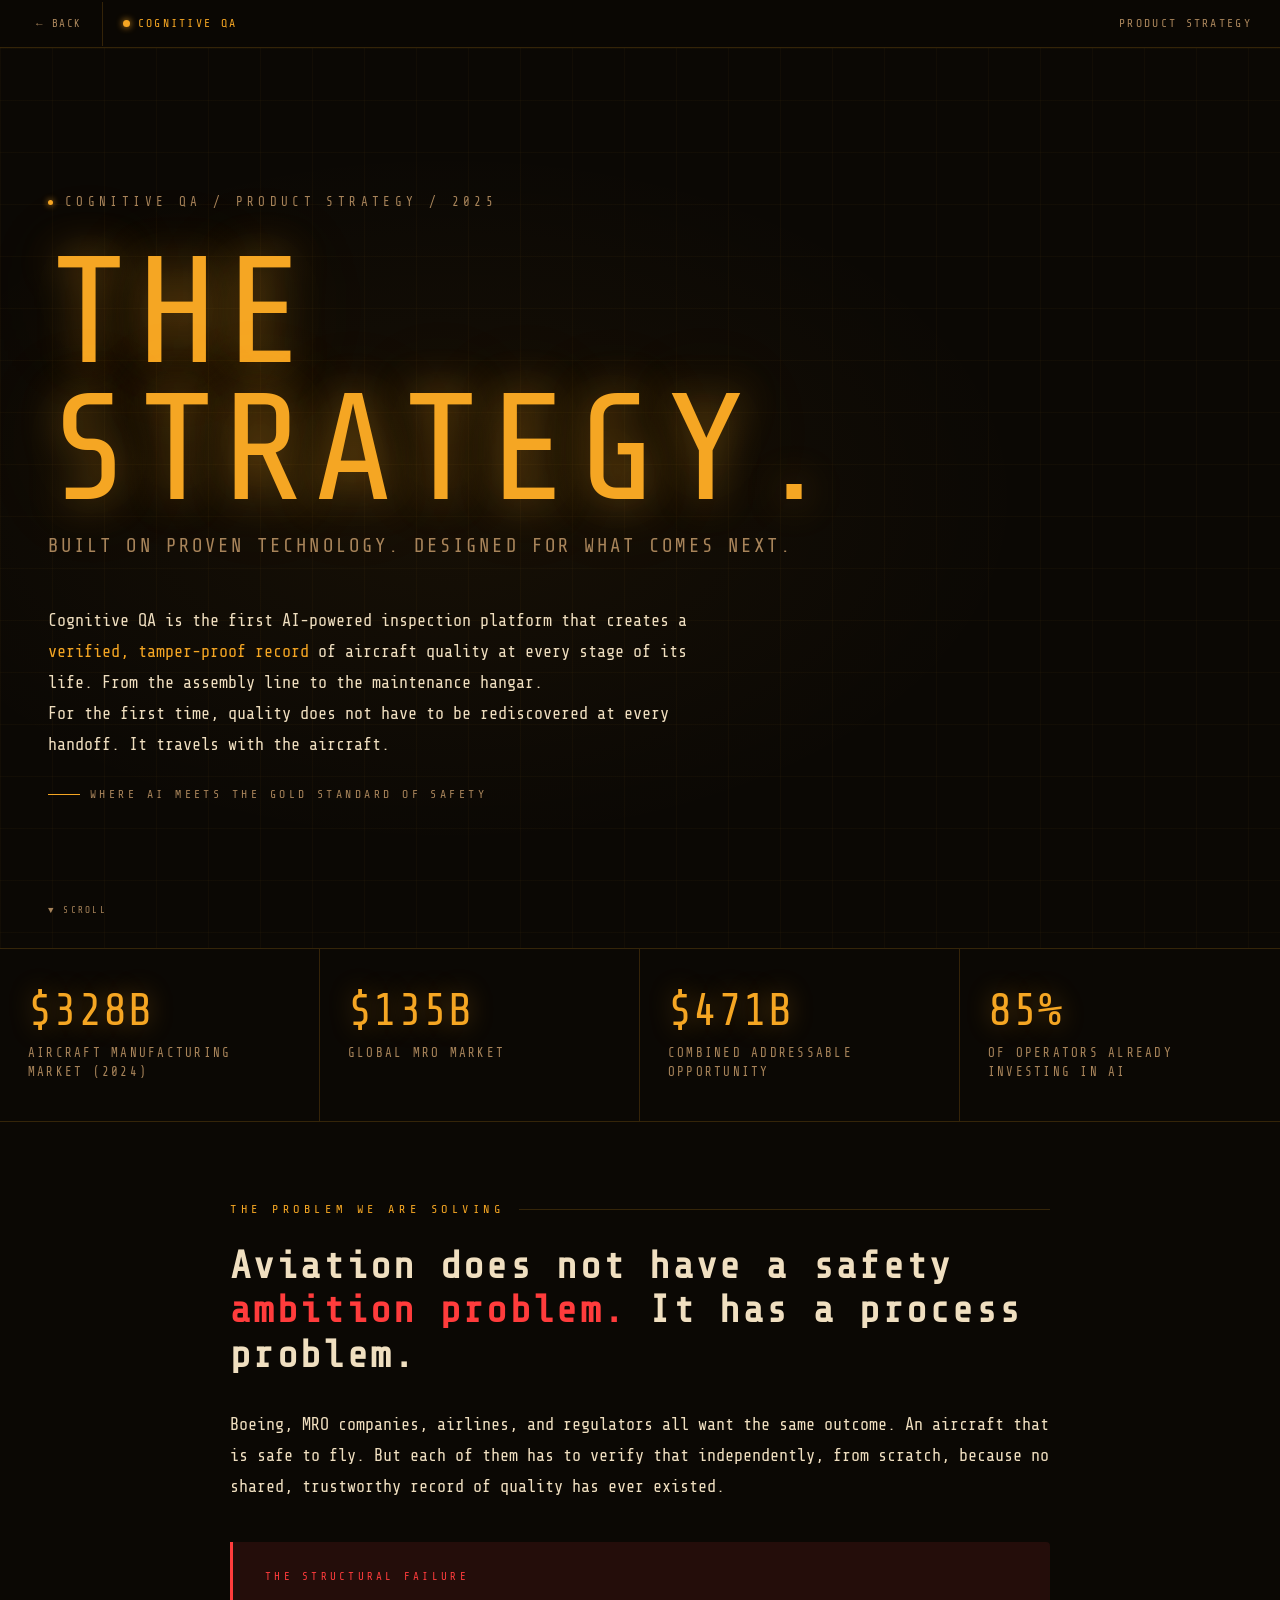
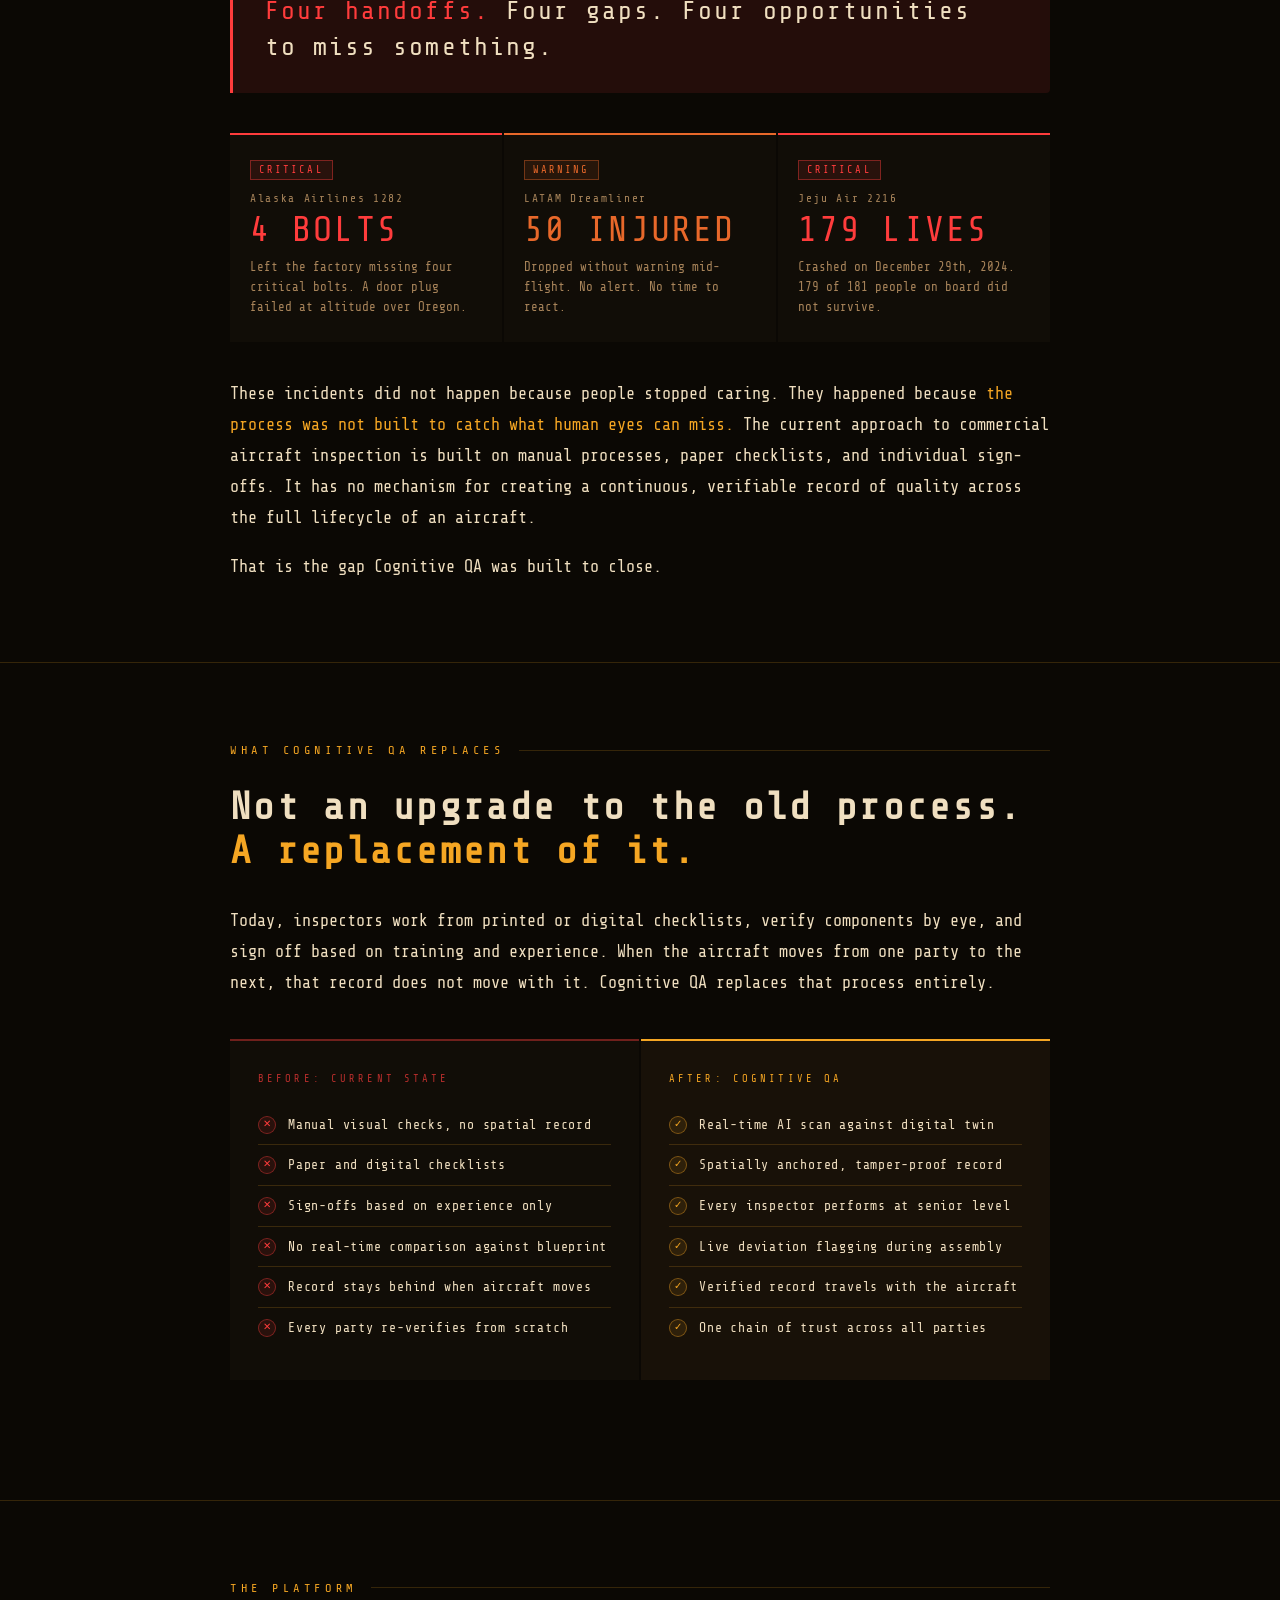
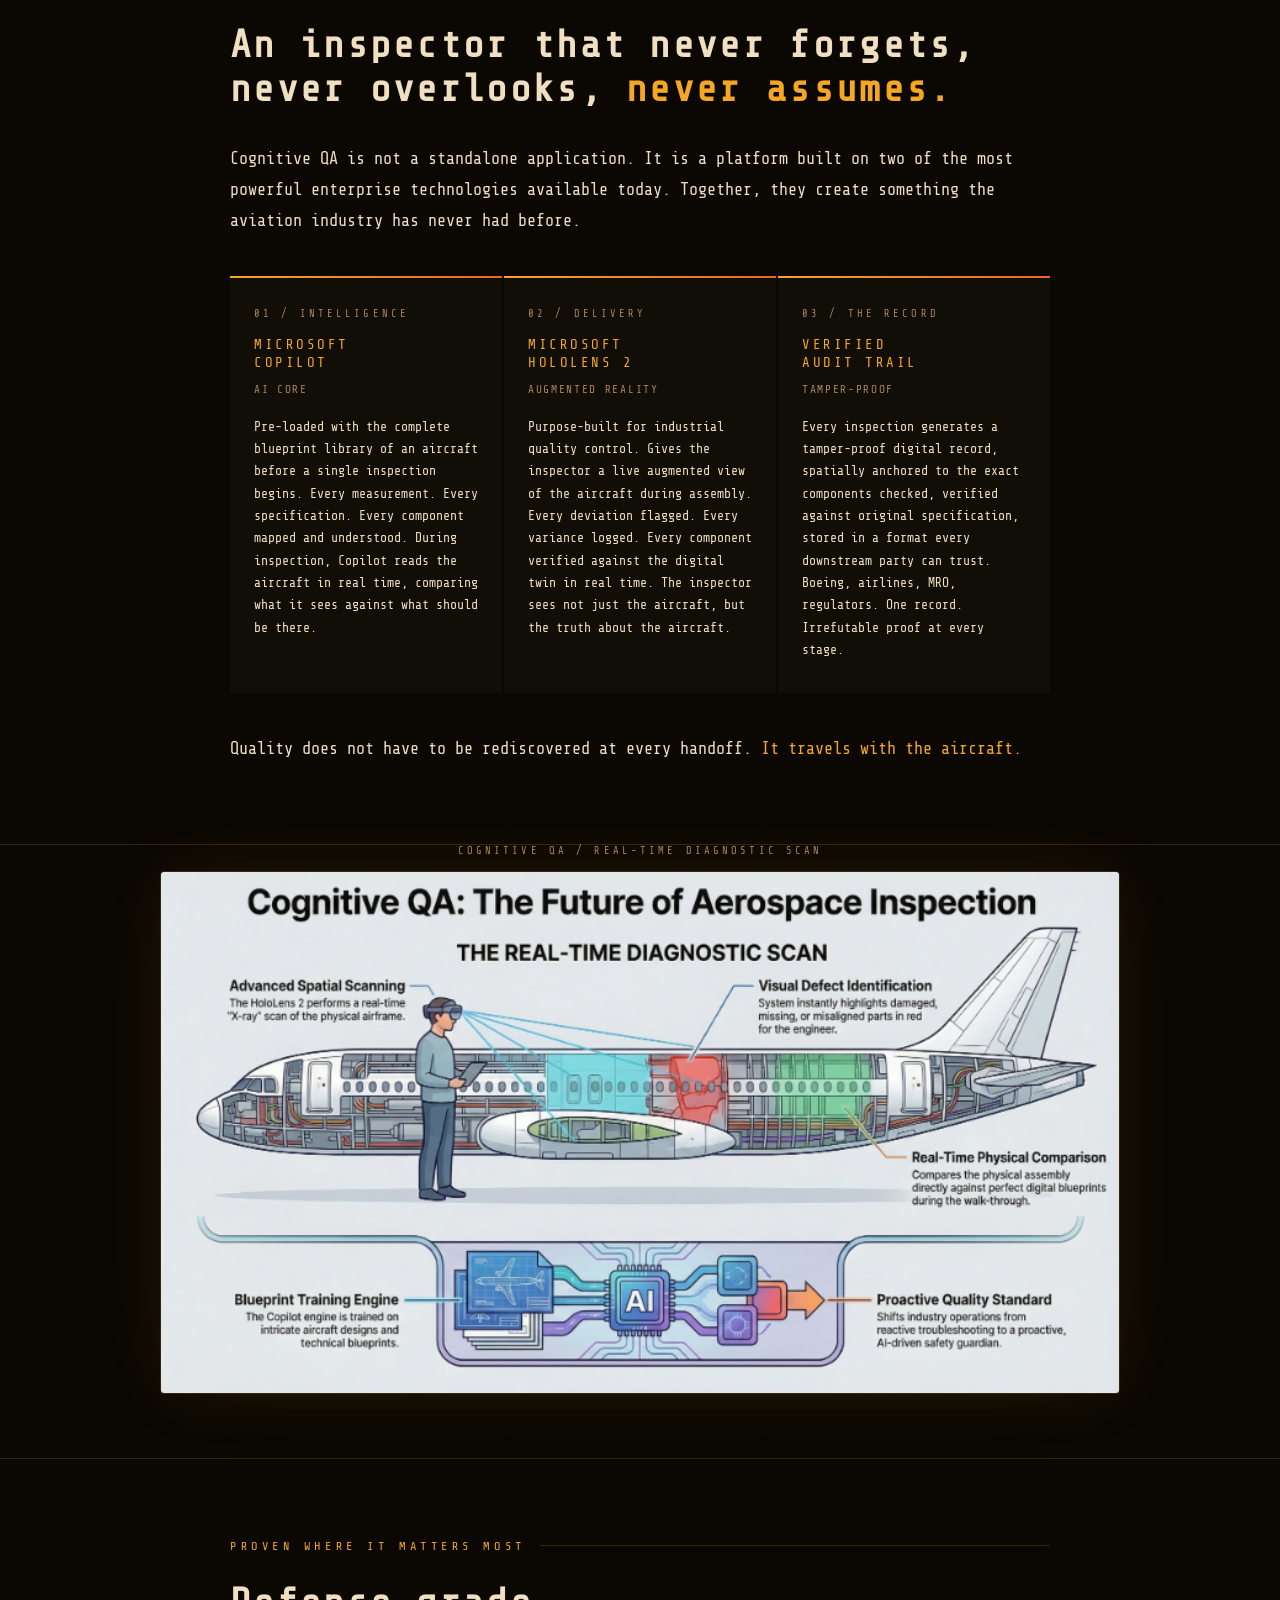
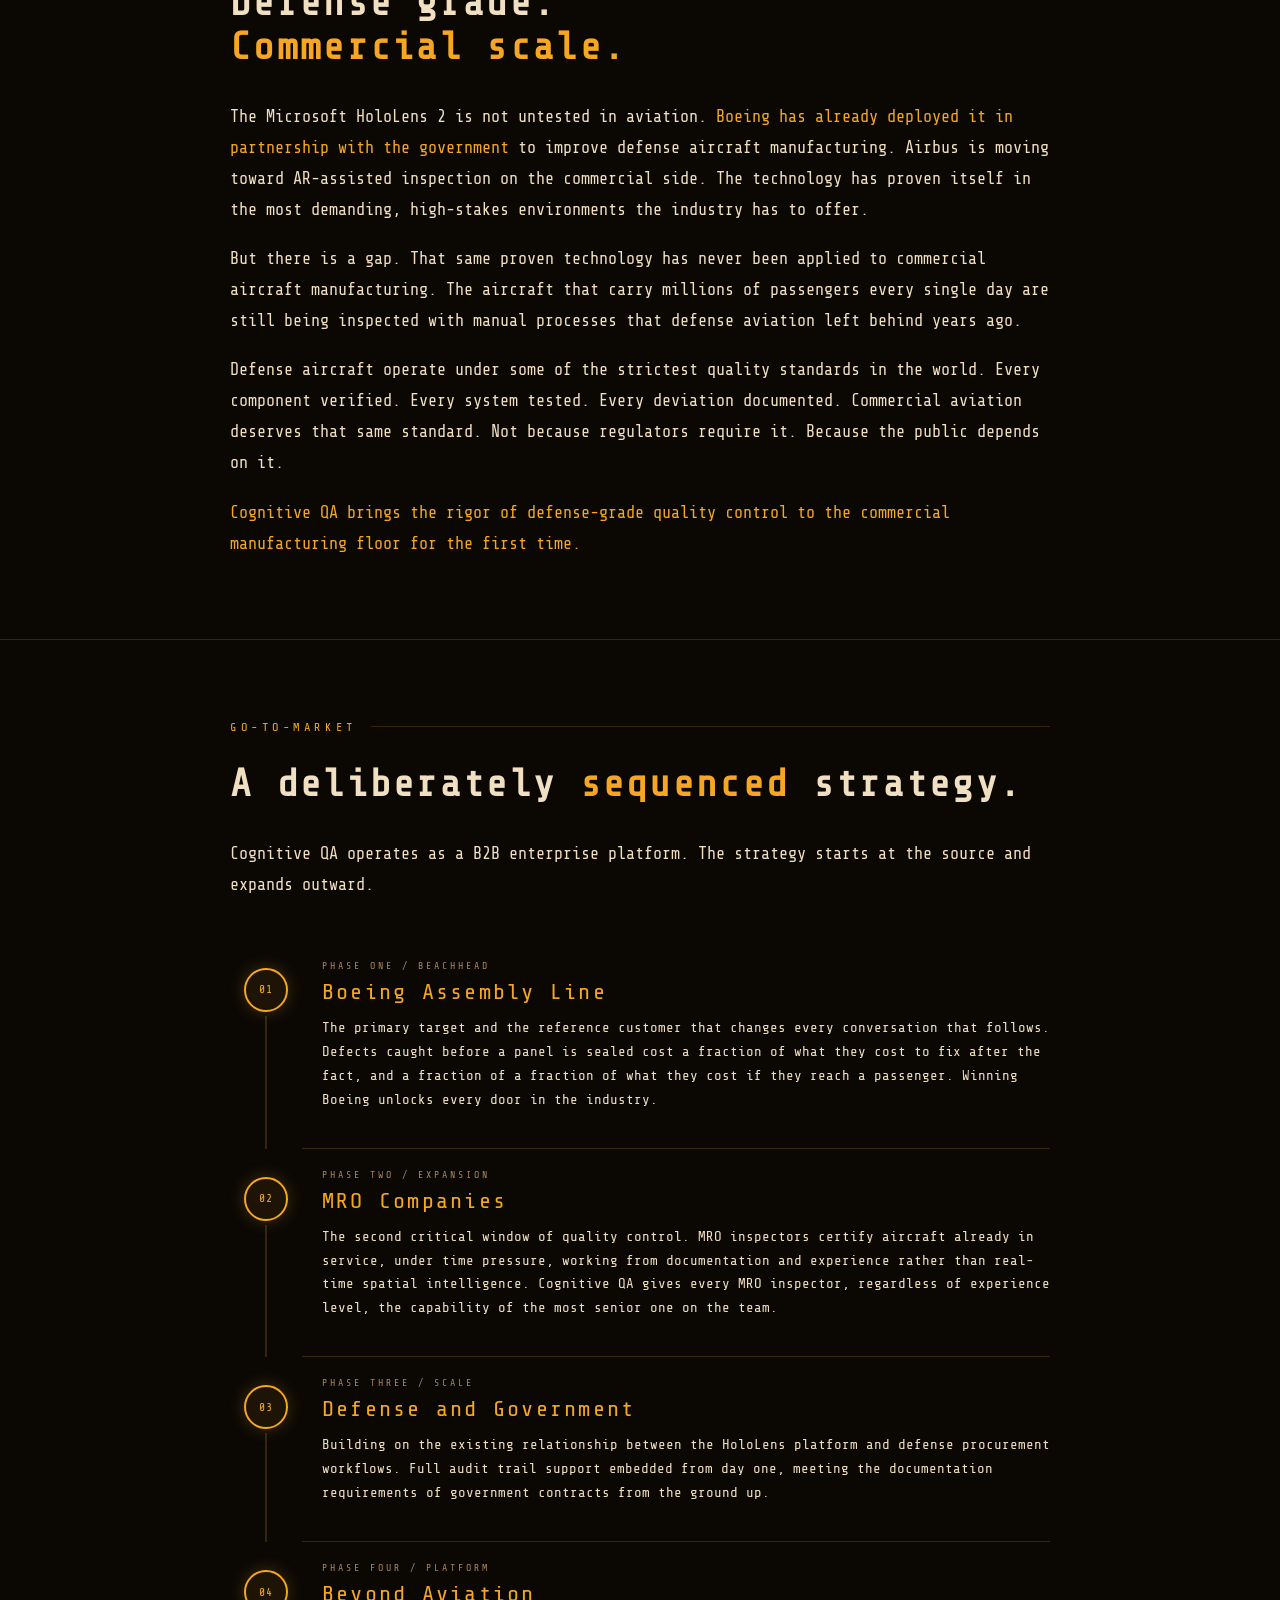
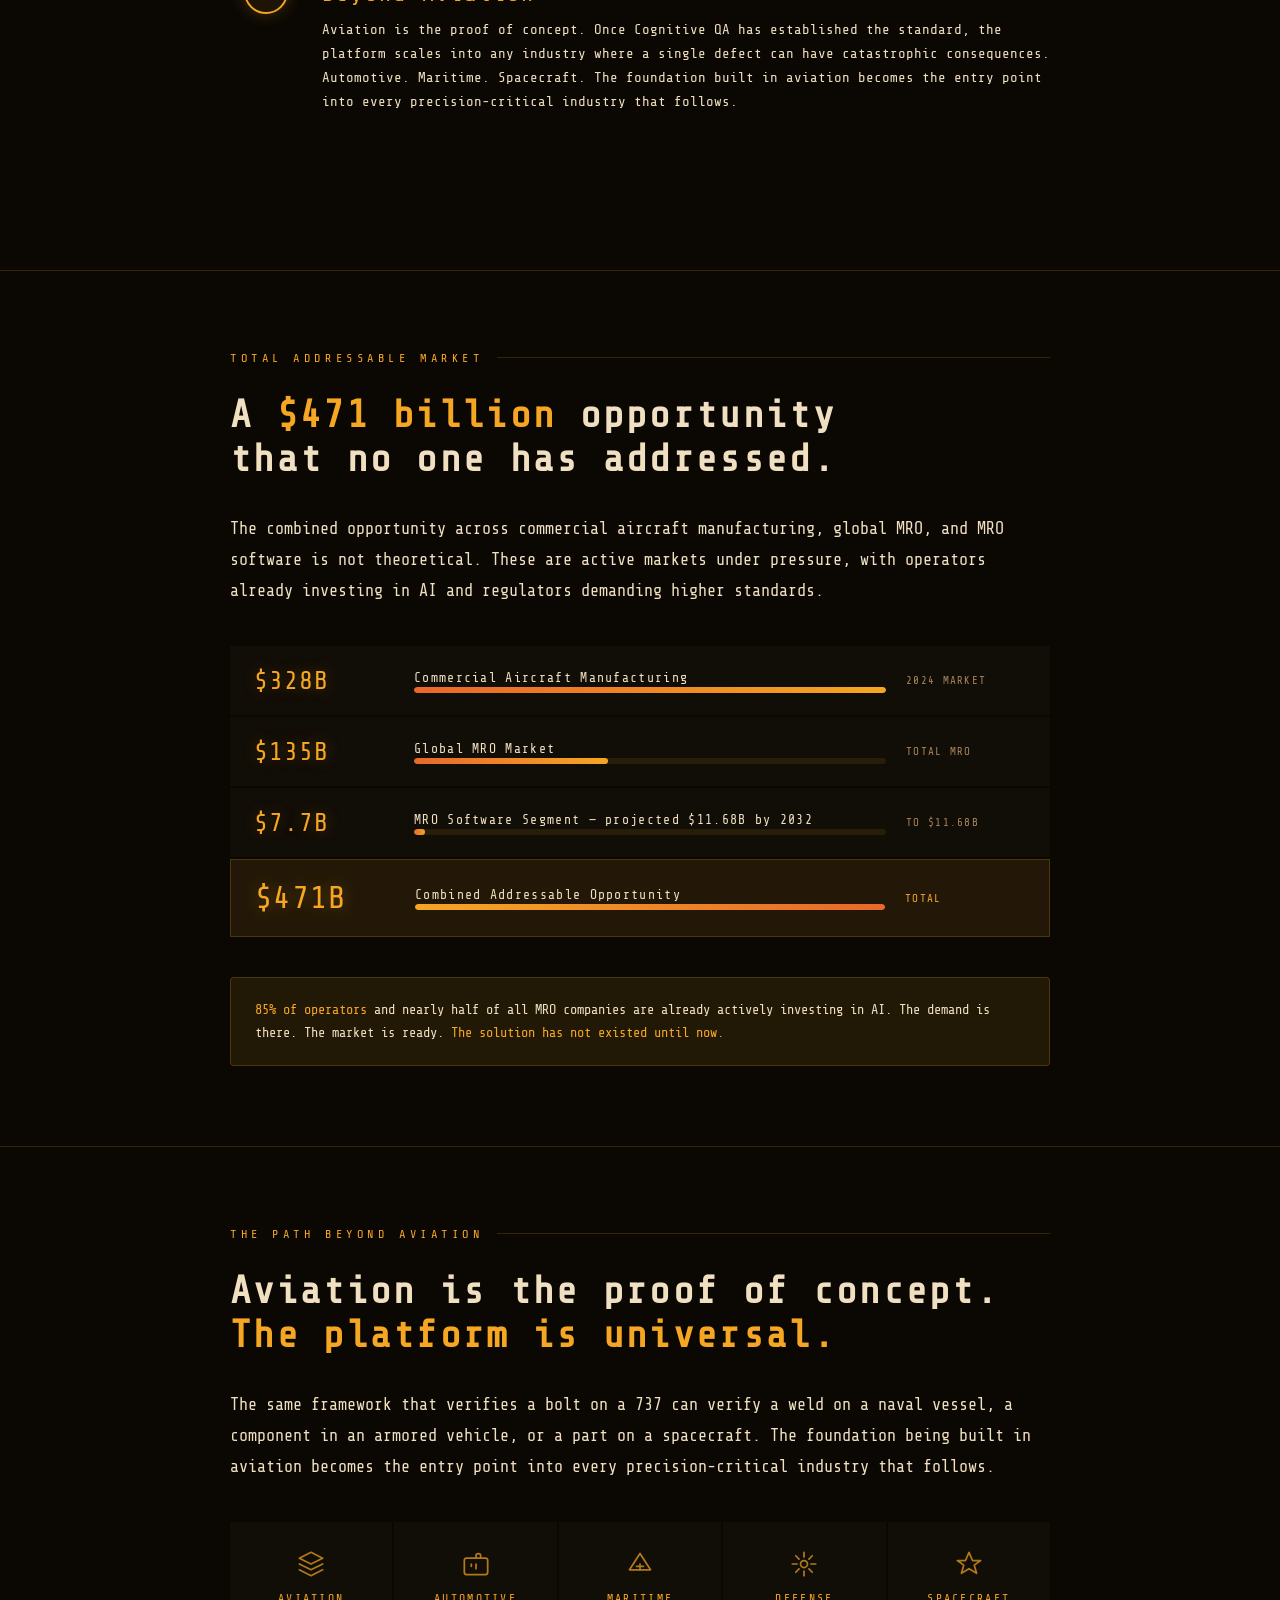
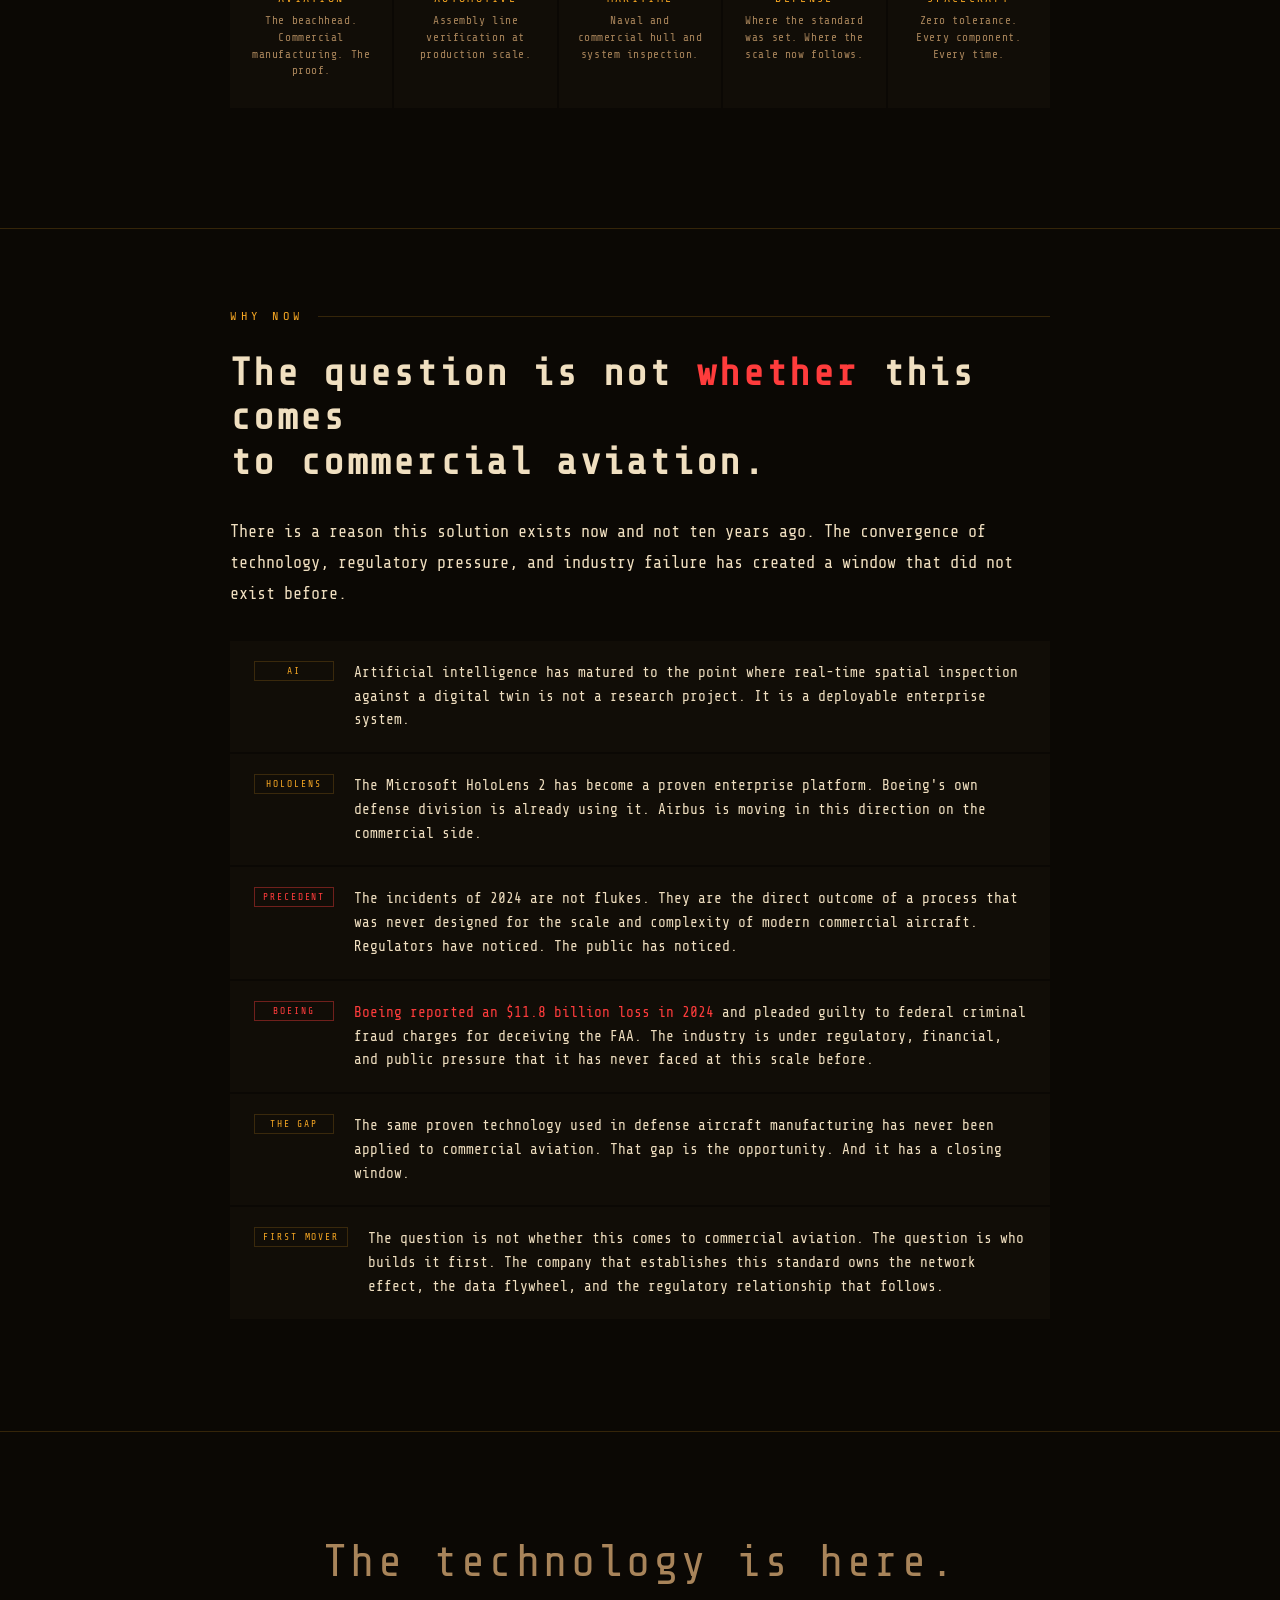
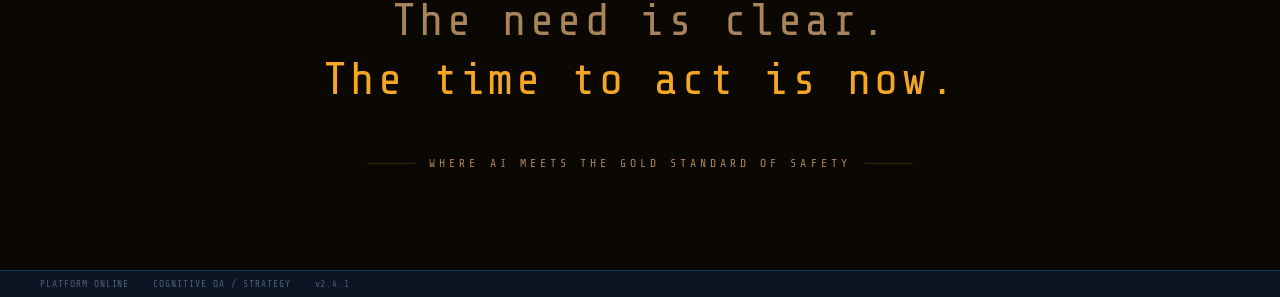
<file: Cognitive QA/strategy.html>
<!DOCTYPE html>
<html lang="en">
<head>
  <meta charset="UTF-8" />
  <meta name="viewport" content="width=device-width, initial-scale=1.0" />
  <title>Strategy — Cognitive QA</title>
  <link rel="stylesheet" href="styles.css" />
  <style>

    :root {
      --w-bg:       #0b0804;
      --w-surface:  #110d07;
      --w-surface2: #181108;
      --amber:      #f5a623;
      --amber-dim:  rgba(245,166,35,0.10);
      --amber-glow: rgba(245,166,35,0.22);
      --orange:     #e8682a;
      --orange-dim: rgba(232,104,42,0.10);
      --red:        #ff3c3c;
      --red-dim:    rgba(255,60,60,0.10);
      --green:      #3cff8f;
      --green-dim:  rgba(60,255,143,0.08);
      --muted-w:    #a8845a;
      --text-w:     #f0dfc0;
      --border-w:   rgba(245,166,35,0.18);
    }

    * { box-sizing: border-box; margin: 0; padding: 0; }

    body {
      background: var(--w-bg);
      color: var(--text-w);
      font-family: var(--font);
      min-height: 100vh;
      display: flex;
      flex-direction: column;
    }

    @media (prefers-reduced-motion: reduce) {
      *, *::before, *::after { animation-duration: 0.01ms !important; transition-duration: 0.01ms !important; }
    }

    /* ── READING PROGRESS ── */
    .progress-bar {
      position: fixed;
      top: 0; left: 0;
      width: 0%;
      height: 2px;
      background: linear-gradient(90deg, var(--orange), var(--amber));
      z-index: 200;
      transition: width 0.1s linear;
    }

    /* ── TOP BAR ── */
    .top-bar {
      position: sticky;
      top: 0;
      display: flex;
      align-items: center;
      padding: 0 28px;
      height: 48px;
      background: rgba(11,8,4,0.92);
      backdrop-filter: blur(8px);
      border-bottom: 1px solid var(--border-w);
      z-index: 100;
      flex-shrink: 0;
    }

    .back-link {
      display: flex;
      align-items: center;
      gap: 8px;
      color: var(--muted-w);
      text-decoration: none;
      font-size: 0.68rem;
      letter-spacing: 0.14em;
      padding-right: 20px;
      border-right: 1px solid var(--border-w);
      margin-right: 20px;
      transition: color 0.2s;
      min-height: 44px;
    }
    .back-link:hover { color: var(--amber); }

    .brand {
      display: flex;
      align-items: center;
      gap: 8px;
      color: var(--amber);
      font-size: 0.72rem;
      letter-spacing: 0.2em;
      text-decoration: none;
    }

    .brand-dot {
      width: 7px; height: 7px;
      border-radius: 50%;
      background: var(--amber);
      box-shadow: 0 0 7px var(--amber);
      animation: pulse 2s infinite;
    }

    @keyframes pulse {
      0%, 100% { opacity: 1; }
      50%       { opacity: 0.35; }
    }

    .top-bar-right {
      margin-left: auto;
      font-size: 0.72rem;
      letter-spacing: 0.2em;
      color: var(--muted-w);
    }

    /* ── SCROLL REVEALS ── */
    .reveal {
      opacity: 0;
      transform: translateY(20px);
      transition: opacity 0.55s ease, transform 0.55s ease;
    }
    .reveal.visible { opacity: 1; transform: none; }

    .reveal-up {
      opacity: 0;
      transform: translateY(32px);
      transition: opacity 0.5s ease, transform 0.5s ease;
    }
    .reveal-up.visible { opacity: 1; transform: none; }

    /* ── HERO ── */
    .hero {
      min-height: 100svh;
      display: flex;
      flex-direction: column;
      justify-content: center;
      position: relative;
      overflow: hidden;
      padding: 80px 48px;
    }

    .hero-bg-grid {
      position: absolute;
      inset: 0;
      background-image:
        linear-gradient(rgba(245,166,35,0.03) 1px, transparent 1px),
        linear-gradient(90deg, rgba(245,166,35,0.03) 1px, transparent 1px);
      background-size: 52px 52px;
      pointer-events: none;
    }

    .hero-bg-glow {
      position: absolute;
      inset: 0;
      background: radial-gradient(ellipse 70% 60% at 35% 50%, rgba(245,166,35,0.05) 0%, transparent 65%);
      pointer-events: none;
    }

    .hero-content { position: relative; z-index: 1; max-width: 1000px; }

    .hero-eyebrow {
      display: flex;
      align-items: center;
      gap: 12px;
      font-size: 0.78rem;
      letter-spacing: 0.35em;
      color: var(--muted-w);
      margin-bottom: 36px;
    }

    .hero-eyebrow-dot {
      width: 5px; height: 5px;
      border-radius: 50%;
      background: var(--amber);
      box-shadow: 0 0 6px var(--amber);
      animation: pulse 1.5s infinite;
    }

    .hero-word {
      font-size: clamp(4rem, 12vw, 9.5rem);
      letter-spacing: 0.04em;
      line-height: 0.9;
      color: var(--amber);
      text-shadow:
        0 0 40px rgba(245,166,35,0.45),
        0 0 100px rgba(245,166,35,0.18);
      display: inline-block;
      animation: amberPulse 3.5s ease-in-out infinite;
    }

    @keyframes amberPulse {
      0%, 100% { text-shadow: 0 0 40px rgba(245,166,35,0.45), 0 0 100px rgba(245,166,35,0.18); }
      50%       { text-shadow: 0 0 60px rgba(245,166,35,0.7),  0 0 140px rgba(245,166,35,0.3); }
    }

    .hero-subword {
      display: block;
      font-size: clamp(0.9rem, 2.2vw, 1.2rem);
      letter-spacing: 0.16em;
      color: var(--muted-w);
      margin-top: 16px;
      text-transform: uppercase;
    }

    .hero-statement {
      margin-top: 48px;
      max-width: 680px;
    }

    .hero-statement p {
      font-size: 1.05rem;
      line-height: 1.85;
      color: var(--text-w);
    }

    .hero-statement .hi {
      color: var(--amber);
    }

    .hero-tagline {
      margin-top: 28px;
      font-size: 0.72rem;
      letter-spacing: 0.3em;
      color: var(--muted-w);
      text-transform: uppercase;
      display: flex;
      align-items: center;
      gap: 10px;
    }

    .hero-tagline::before {
      content: '';
      width: 32px;
      height: 1px;
      background: var(--amber);
      flex-shrink: 0;
    }

    .hero-scroll-cue {
      position: absolute;
      bottom: 32px;
      left: 48px;
      display: flex;
      align-items: center;
      gap: 10px;
      font-size: 0.58rem;
      letter-spacing: 0.25em;
      color: var(--muted-w);
      animation: scrollCue 2s ease-in-out infinite;
    }

    @keyframes scrollCue {
      0%, 100% { opacity: 0.4; transform: translateY(0); }
      50%       { opacity: 0.9; transform: translateY(4px); }
    }

    /* ── STATS BAND ── */
    .stats-band {
      display: grid;
      grid-template-columns: repeat(4, 1fr);
      border-top: 1px solid var(--border-w);
      border-bottom: 1px solid var(--border-w);
    }

    .stat-cell {
      padding: 40px 28px;
      border-right: 1px solid var(--border-w);
      position: relative;
      overflow: hidden;
    }

    .stat-cell:last-child { border-right: none; }

    .stat-cell::before {
      content: '';
      position: absolute;
      inset: 0;
      background: var(--amber-dim);
      opacity: 0;
      transition: opacity 0.3s;
    }

    .stat-cell:hover::before { opacity: 1; }

    .stat-num {
      font-size: clamp(1.8rem, 3.5vw, 2.8rem);
      letter-spacing: 0.02em;
      color: var(--amber);
      text-shadow: 0 0 24px rgba(245,166,35,0.35);
      line-height: 1;
      display: block;
    }

    .stat-label {
      font-size: 0.78rem;
      letter-spacing: 0.18em;
      color: var(--muted-w);
      margin-top: 10px;
      line-height: 1.5;
    }

    /* ── SECTION ── */
    .section {
      padding: 80px 48px;
      border-bottom: 1px solid var(--border-w);
      position: relative;
    }

    .section-inner { max-width: 820px; margin: 0 auto; }

    .section-label {
      font-size: 0.75rem;
      letter-spacing: 0.38em;
      color: var(--amber);
      text-transform: uppercase;
      margin-bottom: 28px;
      display: flex;
      align-items: center;
      gap: 14px;
    }

    .section-label::after {
      content: '';
      flex: 1;
      height: 1px;
      background: var(--border-w);
    }

    .section-heading {
      font-size: clamp(1.5rem, 3.5vw, 2.4rem);
      letter-spacing: 0.06em;
      line-height: 1.15;
      color: var(--text-w);
      margin-bottom: 32px;
    }

    .section-heading .red   { color: var(--red); }
    .section-heading .amber { color: var(--amber); }
    .section-heading .green { color: var(--green); }

    .body-text {
      font-size: 1.05rem;
      line-height: 1.85;
      color: var(--text-w);
    }

    .body-text p + p { margin-top: 18px; }

    .body-text strong {
      color: var(--amber);
      font-weight: normal;
    }

    /* ── PROBLEM: FOUR GAPS ── */
    .gap-callout {
      margin: 40px 0;
      padding: 28px 32px;
      border-left: 3px solid var(--red);
      background: var(--red-dim);
      border-radius: 0 4px 4px 0;
    }

    .gap-callout-label {
      font-size: 0.68rem;
      letter-spacing: 0.3em;
      color: var(--red);
      margin-bottom: 10px;
    }

    .gap-callout-text {
      font-size: clamp(1.1rem, 2.5vw, 1.6rem);
      letter-spacing: 0.08em;
      color: var(--text-w);
      line-height: 1.4;
    }

    .gap-callout-text span { color: var(--red); }

    /* ── INCIDENT ROW ── */
    .incident-row {
      display: grid;
      grid-template-columns: repeat(3, 1fr);
      gap: 2px;
      margin: 36px 0;
    }

    .incident-card {
      background: var(--w-surface);
      padding: 24px 20px;
      border-top: 2px solid var(--red);
      transition: transform 0.2s ease, box-shadow 0.2s ease;
      cursor: default;
      position: relative;
      overflow: hidden;
    }

    .incident-card.warn { border-top-color: var(--orange); }

    .incident-card::before {
      content: '';
      position: absolute;
      inset: 0;
      background: var(--red-dim);
      opacity: 0;
      transition: opacity 0.2s;
    }

    .incident-card.warn::before { background: var(--orange-dim); }
    .incident-card:hover { transform: translateY(-4px); box-shadow: 0 12px 40px rgba(255,60,60,0.15); }
    .incident-card:hover::before { opacity: 1; }

    .inc-badge {
      font-size: 0.65rem;
      letter-spacing: 0.2em;
      padding: 3px 8px;
      margin-bottom: 12px;
      display: inline-block;
    }

    .badge-crit { background: var(--red-dim); color: var(--red); border: 1px solid rgba(255,60,60,0.4); }
    .badge-warn { background: var(--orange-dim); color: var(--orange); border: 1px solid rgba(232,104,42,0.4); }

    .inc-flight {
      font-size: 0.7rem;
      letter-spacing: 0.15em;
      color: var(--muted-w);
      margin-bottom: 8px;
      position: relative;
      z-index: 1;
    }

    .inc-stat {
      font-size: clamp(1.4rem, 3vw, 2.2rem);
      letter-spacing: 0.06em;
      color: var(--red);
      line-height: 1;
      margin-bottom: 10px;
      position: relative;
      z-index: 1;
    }

    .incident-card.warn .inc-stat { color: var(--orange); }

    .inc-desc {
      font-size: 0.78rem;
      line-height: 1.6;
      color: var(--muted-w);
      position: relative;
      z-index: 1;
    }

    /* ── BEFORE / AFTER ── */
    .replace-grid {
      display: grid;
      grid-template-columns: 1fr 1fr;
      gap: 2px;
      margin: 40px 0;
    }

    .replace-col {
      padding: 32px 28px;
      background: var(--w-surface);
    }

    .replace-col.after { background: var(--w-surface2); border-top: 2px solid var(--amber); }
    .replace-col.before { border-top: 2px solid rgba(255,60,60,0.4); }

    .replace-col-label {
      font-size: 0.65rem;
      letter-spacing: 0.3em;
      color: var(--muted-w);
      margin-bottom: 20px;
    }

    .replace-col.after .replace-col-label { color: var(--amber); }
    .replace-col.before .replace-col-label { color: var(--red); opacity: 0.7; }

    .replace-item {
      display: flex;
      align-items: flex-start;
      gap: 12px;
      padding: 10px 0;
      border-bottom: 1px solid var(--border-w);
      font-size: 0.82rem;
      letter-spacing: 0.06em;
      line-height: 1.5;
      color: var(--text-w);
    }

    .replace-item:last-child { border-bottom: none; }

    .replace-icon {
      width: 18px; height: 18px;
      border-radius: 50%;
      flex-shrink: 0;
      margin-top: 1px;
      display: flex; align-items: center; justify-content: center;
      font-size: 0.65rem;
    }

    .replace-icon.x { background: var(--red-dim); color: var(--red); border: 1px solid rgba(255,60,60,0.4); }
    .replace-icon.check { background: var(--amber-dim); color: var(--amber); border: 1px solid rgba(245,166,35,0.4); }

    /* ── PLATFORM CARDS ── */
    .platform-grid {
      display: grid;
      grid-template-columns: repeat(3, 1fr);
      gap: 2px;
      margin: 40px 0;
    }

    .platform-card {
      background: var(--w-surface);
      padding: 32px 24px;
      position: relative;
      overflow: hidden;
      transition: transform 0.2s ease;
      cursor: default;
    }

    .platform-card::before {
      content: '';
      position: absolute;
      top: 0; left: 0; right: 0;
      height: 2px;
      background: linear-gradient(90deg, var(--amber), var(--orange));
    }

    .platform-card:hover { transform: translateY(-4px); }

    .platform-card-bg {
      position: absolute;
      inset: 0;
      background: var(--amber-dim);
      opacity: 0;
      transition: opacity 0.25s;
    }

    .platform-card:hover .platform-card-bg { opacity: 1; }

    .platform-num {
      font-size: 0.65rem;
      letter-spacing: 0.3em;
      color: var(--muted-w);
      margin-bottom: 16px;
      position: relative;
      z-index: 1;
    }

    .platform-title {
      font-size: 0.88rem;
      letter-spacing: 0.18em;
      color: var(--amber);
      margin-bottom: 10px;
      line-height: 1.3;
      position: relative;
      z-index: 1;
    }

    .platform-tech {
      font-size: 0.7rem;
      letter-spacing: 0.15em;
      color: var(--muted-w);
      margin-bottom: 20px;
      position: relative;
      z-index: 1;
    }

    .platform-body {
      font-size: 0.82rem;
      line-height: 1.7;
      color: var(--text-w);
      position: relative;
      z-index: 1;
    }

    /* ── GTM PHASES ── */
    .phases-track {
      margin: 40px 0;
      display: flex;
      flex-direction: column;
      gap: 0;
    }

    .phase-row {
      display: grid;
      grid-template-columns: 72px 1fr;
      gap: 0;
      position: relative;
    }

    .phase-number-col {
      display: flex;
      flex-direction: column;
      align-items: center;
      padding-top: 28px;
    }

    .phase-num {
      width: 44px; height: 44px;
      border-radius: 50%;
      border: 2px solid var(--border-w);
      display: flex;
      align-items: center;
      justify-content: center;
      font-size: 0.72rem;
      letter-spacing: 0.1em;
      color: var(--muted-w);
      background: var(--w-bg);
      transition: border-color 0.4s, color 0.4s, box-shadow 0.4s, background 0.4s;
      flex-shrink: 0;
      z-index: 1;
    }

    .phase-connector {
      flex: 1;
      width: 2px;
      background: var(--border-w);
      margin-top: 4px;
      min-height: 32px;
    }

    .phase-row:last-child .phase-connector { display: none; }

    .phase-content {
      padding: 20px 0 36px 20px;
      border-bottom: 1px solid var(--border-w);
    }

    .phase-row:last-child .phase-content { border-bottom: none; }

    .phase-tag {
      font-size: 0.62rem;
      letter-spacing: 0.3em;
      color: var(--muted-w);
      margin-bottom: 8px;
    }

    .phase-heading {
      font-size: clamp(1rem, 2vw, 1.4rem);
      letter-spacing: 0.1em;
      color: var(--text-w);
      margin-bottom: 12px;
      transition: color 0.4s;
    }

    .phase-body {
      font-size: 0.88rem;
      line-height: 1.7;
      color: var(--muted-w);
      transition: color 0.4s;
    }

    .phase-row.active .phase-num {
      border-color: var(--amber);
      color: var(--amber);
      background: rgba(245,166,35,0.08);
      box-shadow: 0 0 16px rgba(245,166,35,0.25);
    }

    .phase-row.active .phase-heading { color: var(--amber); }
    .phase-row.active .phase-body    { color: var(--text-w); }

    /* ── TAM ── */
    .tam-rows {
      margin: 40px 0;
      display: flex;
      flex-direction: column;
      gap: 2px;
    }

    .tam-row {
      display: grid;
      grid-template-columns: 140px 1fr 120px;
      align-items: center;
      gap: 20px;
      padding: 20px 24px;
      background: var(--w-surface);
      position: relative;
      overflow: hidden;
      transition: background 0.2s;
    }

    .tam-row:hover { background: var(--w-surface2); }

    .tam-row.highlight {
      background: var(--amber-dim);
      border: 1px solid rgba(245,166,35,0.2);
    }

    .tam-amount {
      font-size: clamp(1.1rem, 2vw, 1.6rem);
      letter-spacing: 0.04em;
      color: var(--amber);
      text-shadow: 0 0 16px rgba(245,166,35,0.3);
      white-space: nowrap;
    }

    .tam-row.highlight .tam-amount {
      font-size: clamp(1.4rem, 2.5vw, 2rem);
    }

    .tam-label {
      font-size: 0.82rem;
      letter-spacing: 0.1em;
      color: var(--text-w);
      line-height: 1.4;
    }

    .tam-bar-wrap {
      height: 6px;
      background: rgba(245,166,35,0.1);
      border-radius: 3px;
      overflow: hidden;
    }

    .tam-bar {
      height: 100%;
      background: linear-gradient(90deg, var(--orange), var(--amber));
      border-radius: 3px;
      width: 0%;
      transition: width 1.4s cubic-bezier(0.22, 1, 0.36, 1);
    }

    .tam-row.bar-animate .tam-bar { width: var(--bar-w); }

    .tam-insight {
      margin-top: 28px;
      padding: 20px 24px;
      border: 1px solid rgba(245,166,35,0.2);
      border-radius: 4px;
      background: var(--amber-dim);
      font-size: 0.85rem;
      line-height: 1.7;
      color: var(--text-w);
    }

    .tam-insight strong { color: var(--amber); font-weight: normal; }

    /* ── BEYOND AVIATION ── */
    .beyond-grid {
      display: grid;
      grid-template-columns: repeat(5, 1fr);
      gap: 2px;
      margin: 40px 0;
    }

    .beyond-card {
      background: var(--w-surface);
      padding: 28px 16px;
      text-align: center;
      position: relative;
      overflow: hidden;
      opacity: 0;
      transform: scale(0.92);
      transition: opacity 0.4s ease, transform 0.4s ease, background 0.2s;
    }

    .beyond-card.visible { opacity: 1; transform: scale(1); }
    .beyond-card:hover { background: var(--w-surface2); }

    .beyond-card::after {
      content: '';
      position: absolute;
      bottom: 0; left: 0; right: 0;
      height: 2px;
      background: linear-gradient(90deg, var(--amber), var(--orange));
      transform: scaleX(0);
      transition: transform 0.3s ease;
    }

    .beyond-card:hover::after { transform: scaleX(1); }

    .beyond-icon {
      font-size: 0; /* hide text fallback */
      margin-bottom: 14px;
    }

    .beyond-icon svg {
      width: 28px; height: 28px;
      stroke: var(--amber);
      opacity: 0.7;
    }

    .beyond-card:hover .beyond-icon svg { opacity: 1; }

    .beyond-name {
      font-size: 0.72rem;
      letter-spacing: 0.2em;
      color: var(--amber);
      margin-bottom: 8px;
    }

    .beyond-desc {
      font-size: 0.7rem;
      letter-spacing: 0.05em;
      line-height: 1.5;
      color: var(--muted-w);
    }

    /* ── WHY NOW ── */
    .why-items {
      margin: 32px 0;
      display: flex;
      flex-direction: column;
      gap: 2px;
    }

    .why-item {
      display: flex;
      align-items: flex-start;
      gap: 20px;
      padding: 20px 24px;
      background: var(--w-surface);
      transition: background 0.2s;
    }

    .why-item:hover { background: var(--w-surface2); }

    .why-tag {
      flex-shrink: 0;
      font-size: 0.6rem;
      letter-spacing: 0.2em;
      padding: 4px 8px;
      border: 1px solid var(--border-w);
      color: var(--amber);
      min-width: 80px;
      text-align: center;
      white-space: nowrap;
    }

    .why-tag.danger { border-color: rgba(255,60,60,0.4); color: var(--red); }

    .why-text {
      font-size: 0.9rem;
      line-height: 1.65;
      color: var(--text-w);
    }

    .why-text .red { color: var(--red); }

    /* ── CLOSING ── */
    .closing {
      padding: 100px 48px;
      display: flex;
      flex-direction: column;
      align-items: center;
      text-align: center;
      gap: 0;
    }

    .closing-lines { display: flex; flex-direction: column; gap: 0; }

    .closing-line {
      font-size: clamp(1.4rem, 3.5vw, 2.8rem);
      letter-spacing: 0.08em;
      color: var(--muted-w);
      opacity: 0;
      transform: translateY(16px);
      transition: opacity 0.5s ease, transform 0.5s ease, color 0.5s ease;
      padding: 4px 0;
    }

    .closing-line.visible { opacity: 1; transform: none; }
    .closing-line.amber   { color: var(--amber); }

    .closing-tagline {
      margin-top: 48px;
      font-size: 0.72rem;
      letter-spacing: 0.35em;
      color: var(--muted-w);
      opacity: 0;
      transition: opacity 0.6s ease 0.2s;
      display: flex;
      align-items: center;
      gap: 14px;
    }

    .closing-tagline.visible { opacity: 1; }

    .closing-tagline::before,
    .closing-tagline::after {
      content: '';
      width: 48px; height: 1px;
      background: var(--border-w);
    }

    /* ── INFOGRAPHIC ── */
    .infographic-section {
      padding: 0 48px 64px;
      border-bottom: 1px solid var(--border-w);
    }

    .infographic-label {
      font-size: 0.65rem;
      letter-spacing: 0.3em;
      color: var(--muted-w);
      margin-bottom: 14px;
      text-align: center;
    }

    .infographic-wrap {
      max-width: 960px;
      margin: 0 auto;
      border: 1px solid var(--border-w);
      border-radius: 4px;
      overflow: hidden;
      box-shadow:
        0 0 60px rgba(245,166,35,0.08),
        0 0 120px rgba(245,166,35,0.03);
    }

    .infographic-img {
      width: 100%;
      height: auto;
      display: block;
    }

    @media (max-width: 768px) {
      .infographic-section { padding: 0 24px 48px; }
    }

    /* ── STATUS BAR ── */
    .status-bar {
      margin-top: auto;
    }

    /* ── RESPONSIVE ── */
    @media (max-width: 768px) {
      .hero { padding: 60px 24px; }
      .section { padding: 56px 24px; }
      .stats-band { grid-template-columns: repeat(2, 1fr); }
      .stat-cell:nth-child(2) { border-right: none; }
      .platform-grid { grid-template-columns: 1fr; }
      .replace-grid { grid-template-columns: 1fr; }
      .incident-row { grid-template-columns: 1fr; }
      .beyond-grid { grid-template-columns: repeat(3, 1fr); }
      .tam-row { grid-template-columns: 100px 1fr; }
      .tam-bar-wrap { display: none; }
      .closing { padding: 60px 24px; }
    }

    @media (max-width: 480px) {
      .beyond-grid { grid-template-columns: repeat(2, 1fr); }
      .stats-band { grid-template-columns: 1fr 1fr; }
    }

  </style>
</head>
<body>
  <div class="progress-bar" id="progress"></div>

  <div class="top-bar">
    <a href="home.html" class="back-link">&#8592; BACK</a>
    <a href="home.html" class="brand">
      <div class="brand-dot"></div>
      COGNITIVE QA
    </a>
    <div class="top-bar-right">PRODUCT STRATEGY</div>
  </div>

  <!-- ── HERO ── -->
  <section class="hero" aria-label="Strategy overview">
    <div class="hero-bg-grid"></div>
    <div class="hero-bg-glow"></div>
    <div class="hero-content">
      <div class="hero-eyebrow">
        <div class="hero-eyebrow-dot"></div>
        COGNITIVE QA / PRODUCT STRATEGY / 2025
      </div>
      <div class="hero-word">THE<br/>STRATEGY.</div>
      <span class="hero-subword">Built on Proven Technology. Designed for What Comes Next.</span>
      <div class="hero-statement">
        <p>Cognitive QA is the first AI-powered inspection platform that creates a <span class="hi">verified, tamper-proof record</span> of aircraft quality at every stage of its life. From the assembly line to the maintenance hangar.</p>
        <p>For the first time, quality does not have to be rediscovered at every handoff. It travels with the aircraft.</p>
      </div>
      <p class="hero-tagline">WHERE AI MEETS THE GOLD STANDARD OF SAFETY</p>
    </div>
    <div class="hero-scroll-cue" aria-hidden="true">&#9660; SCROLL</div>
  </section>

  <!-- ── STATS BAND ── -->
  <div class="stats-band" role="region" aria-label="Market statistics">
    <div class="stat-cell">
      <span class="stat-num" data-target="328" data-prefix="$" data-suffix="B">$328B</span>
      <div class="stat-label">AIRCRAFT MANUFACTURING MARKET (2024)</div>
    </div>
    <div class="stat-cell">
      <span class="stat-num" data-target="135" data-prefix="$" data-suffix="B">$135B</span>
      <div class="stat-label">GLOBAL MRO MARKET</div>
    </div>
    <div class="stat-cell">
      <span class="stat-num" data-target="471" data-prefix="$" data-suffix="B">$471B</span>
      <div class="stat-label">COMBINED ADDRESSABLE OPPORTUNITY</div>
    </div>
    <div class="stat-cell">
      <span class="stat-num" data-target="85" data-suffix="%">85%</span>
      <div class="stat-label">OF OPERATORS ALREADY INVESTING IN AI</div>
    </div>
  </div>

  <!-- ── THE PROBLEM ── -->
  <section class="section">
    <div class="section-inner">
      <div class="section-label reveal">The Problem We Are Solving</div>
      <h2 class="section-heading reveal">Aviation does not have a safety<br/><span class="red">ambition problem.</span> It has a process problem.</h2>
      <div class="body-text reveal">
        <p>Boeing, MRO companies, airlines, and regulators all want the same outcome. An aircraft that is safe to fly. But each of them has to verify that independently, from scratch, because no shared, trustworthy record of quality has ever existed.</p>
      </div>

      <div class="gap-callout reveal">
        <div class="gap-callout-label">THE STRUCTURAL FAILURE</div>
        <div class="gap-callout-text"><span>Four handoffs.</span> Four gaps. Four opportunities to miss something.</div>
      </div>

      <div class="incident-row" role="list">
        <div class="incident-card reveal-up" role="listitem" style="transition-delay:0ms">
          <span class="inc-badge badge-crit">CRITICAL</span>
          <p class="inc-flight">Alaska Airlines 1282</p>
          <div class="inc-stat">4 BOLTS</div>
          <p class="inc-desc">Left the factory missing four critical bolts. A door plug failed at altitude over Oregon.</p>
        </div>
        <div class="incident-card warn reveal-up" role="listitem" style="transition-delay:80ms">
          <span class="inc-badge badge-warn">WARNING</span>
          <p class="inc-flight">LATAM Dreamliner</p>
          <div class="inc-stat">50 INJURED</div>
          <p class="inc-desc">Dropped without warning mid-flight. No alert. No time to react.</p>
        </div>
        <div class="incident-card reveal-up" role="listitem" style="transition-delay:160ms">
          <span class="inc-badge badge-crit">CRITICAL</span>
          <p class="inc-flight">Jeju Air 2216</p>
          <div class="inc-stat">179 LIVES</div>
          <p class="inc-desc">Crashed on December 29th, 2024. 179 of 181 people on board did not survive.</p>
        </div>
      </div>

      <div class="body-text reveal">
        <p>These incidents did not happen because people stopped caring. They happened because <strong>the process was not built to catch what human eyes can miss.</strong> The current approach to commercial aircraft inspection is built on manual processes, paper checklists, and individual sign-offs. It has no mechanism for creating a continuous, verifiable record of quality across the full lifecycle of an aircraft.</p>
        <p>That is the gap Cognitive QA was built to close.</p>
      </div>
    </div>
  </section>

  <!-- ── WHAT WE REPLACE ── -->
  <section class="section">
    <div class="section-inner">
      <div class="section-label reveal">What Cognitive QA Replaces</div>
      <h2 class="section-heading reveal">Not an upgrade to the old process.<br/><span class="amber">A replacement of it.</span></h2>
      <div class="body-text reveal">
        <p>Today, inspectors work from printed or digital checklists, verify components by eye, and sign off based on training and experience. When the aircraft moves from one party to the next, that record does not move with it. Cognitive QA replaces that process entirely.</p>
      </div>

      <div class="replace-grid reveal">
        <div class="replace-col before">
          <div class="replace-col-label">BEFORE: CURRENT STATE</div>
          <div class="replace-item"><div class="replace-icon x">✕</div>Manual visual checks, no spatial record</div>
          <div class="replace-item"><div class="replace-icon x">✕</div>Paper and digital checklists</div>
          <div class="replace-item"><div class="replace-icon x">✕</div>Sign-offs based on experience only</div>
          <div class="replace-item"><div class="replace-icon x">✕</div>No real-time comparison against blueprint</div>
          <div class="replace-item"><div class="replace-icon x">✕</div>Record stays behind when aircraft moves</div>
          <div class="replace-item"><div class="replace-icon x">✕</div>Every party re-verifies from scratch</div>
        </div>
        <div class="replace-col after">
          <div class="replace-col-label">AFTER: COGNITIVE QA</div>
          <div class="replace-item"><div class="replace-icon check">✓</div>Real-time AI scan against digital twin</div>
          <div class="replace-item"><div class="replace-icon check">✓</div>Spatially anchored, tamper-proof record</div>
          <div class="replace-item"><div class="replace-icon check">✓</div>Every inspector performs at senior level</div>
          <div class="replace-item"><div class="replace-icon check">✓</div>Live deviation flagging during assembly</div>
          <div class="replace-item"><div class="replace-icon check">✓</div>Verified record travels with the aircraft</div>
          <div class="replace-item"><div class="replace-icon check">✓</div>One chain of trust across all parties</div>
        </div>
      </div>
    </div>
  </section>

  <!-- ── THE PLATFORM ── -->
  <section class="section">
    <div class="section-inner">
      <div class="section-label reveal">The Platform</div>
      <h2 class="section-heading reveal">An inspector that never forgets,<br/>never overlooks, <span class="amber">never assumes.</span></h2>
      <div class="body-text reveal">
        <p>Cognitive QA is not a standalone application. It is a platform built on two of the most powerful enterprise technologies available today. Together, they create something the aviation industry has never had before.</p>
      </div>

      <div class="platform-grid reveal">
        <div class="platform-card">
          <div class="platform-card-bg"></div>
          <div class="platform-num">01 / INTELLIGENCE</div>
          <div class="platform-title">MICROSOFT<br/>COPILOT</div>
          <div class="platform-tech">AI CORE</div>
          <div class="platform-body">Pre-loaded with the complete blueprint library of an aircraft before a single inspection begins. Every measurement. Every specification. Every component mapped and understood. During inspection, Copilot reads the aircraft in real time, comparing what it sees against what should be there.</div>
        </div>
        <div class="platform-card">
          <div class="platform-card-bg"></div>
          <div class="platform-num">02 / DELIVERY</div>
          <div class="platform-title">MICROSOFT<br/>HOLOLENS 2</div>
          <div class="platform-tech">AUGMENTED REALITY</div>
          <div class="platform-body">Purpose-built for industrial quality control. Gives the inspector a live augmented view of the aircraft during assembly. Every deviation flagged. Every variance logged. Every component verified against the digital twin in real time. The inspector sees not just the aircraft, but the truth about the aircraft.</div>
        </div>
        <div class="platform-card">
          <div class="platform-card-bg"></div>
          <div class="platform-num">03 / THE RECORD</div>
          <div class="platform-title">VERIFIED<br/>AUDIT TRAIL</div>
          <div class="platform-tech">TAMPER-PROOF</div>
          <div class="platform-body">Every inspection generates a tamper-proof digital record, spatially anchored to the exact components checked, verified against original specification, stored in a format every downstream party can trust. Boeing, airlines, MRO, regulators. One record. Irrefutable proof at every stage.</div>
        </div>
      </div>

      <div class="body-text reveal">
        <p>Quality does not have to be rediscovered at every handoff. <strong>It travels with the aircraft.</strong></p>
      </div>
    </div>
  </section>

  <!-- ── INFOGRAPHIC ── -->
  <div class="infographic-section reveal">
    <div class="infographic-label">COGNITIVE QA / REAL-TIME DIAGNOSTIC SCAN</div>
    <div class="infographic-wrap">
      <img src="Cognitive QA Inforgraphic.png" alt="Cognitive QA: The Future of Aerospace Inspection — Real-Time Diagnostic Scan" class="infographic-img" />
    </div>
  </div>

  <!-- ── PROVEN ── -->
  <section class="section">
    <div class="section-inner">
      <div class="section-label reveal">Proven Where It Matters Most</div>
      <h2 class="section-heading reveal">Defense grade.<br/><span class="amber">Commercial scale.</span></h2>
      <div class="body-text reveal">
        <p>The Microsoft HoloLens 2 is not untested in aviation. <strong>Boeing has already deployed it in partnership with the government</strong> to improve defense aircraft manufacturing. Airbus is moving toward AR-assisted inspection on the commercial side. The technology has proven itself in the most demanding, high-stakes environments the industry has to offer.</p>
        <p>But there is a gap. That same proven technology has never been applied to commercial aircraft manufacturing. The aircraft that carry millions of passengers every single day are still being inspected with manual processes that defense aviation left behind years ago.</p>
        <p>Defense aircraft operate under some of the strictest quality standards in the world. Every component verified. Every system tested. Every deviation documented. Commercial aviation deserves that same standard. Not because regulators require it. Because the public depends on it.</p>
        <p><strong>Cognitive QA brings the rigor of defense-grade quality control to the commercial manufacturing floor for the first time.</strong></p>
      </div>
    </div>
  </section>

  <!-- ── GO-TO-MARKET ── -->
  <section class="section">
    <div class="section-inner">
      <div class="section-label reveal">Go-To-Market</div>
      <h2 class="section-heading reveal">A deliberately <span class="amber">sequenced</span> strategy.</h2>
      <div class="body-text reveal">
        <p>Cognitive QA operates as a B2B enterprise platform. The strategy starts at the source and expands outward.</p>
      </div>

      <div class="phases-track reveal" id="phasesTrack">
        <div class="phase-row" id="ph1">
          <div class="phase-number-col">
            <div class="phase-num">01</div>
            <div class="phase-connector"></div>
          </div>
          <div class="phase-content">
            <div class="phase-tag">PHASE ONE / BEACHHEAD</div>
            <div class="phase-heading">Boeing Assembly Line</div>
            <div class="phase-body">The primary target and the reference customer that changes every conversation that follows. Defects caught before a panel is sealed cost a fraction of what they cost to fix after the fact, and a fraction of a fraction of what they cost if they reach a passenger. Winning Boeing unlocks every door in the industry.</div>
          </div>
        </div>
        <div class="phase-row" id="ph2">
          <div class="phase-number-col">
            <div class="phase-num">02</div>
            <div class="phase-connector"></div>
          </div>
          <div class="phase-content">
            <div class="phase-tag">PHASE TWO / EXPANSION</div>
            <div class="phase-heading">MRO Companies</div>
            <div class="phase-body">The second critical window of quality control. MRO inspectors certify aircraft already in service, under time pressure, working from documentation and experience rather than real-time spatial intelligence. Cognitive QA gives every MRO inspector, regardless of experience level, the capability of the most senior one on the team.</div>
          </div>
        </div>
        <div class="phase-row" id="ph3">
          <div class="phase-number-col">
            <div class="phase-num">03</div>
            <div class="phase-connector"></div>
          </div>
          <div class="phase-content">
            <div class="phase-tag">PHASE THREE / SCALE</div>
            <div class="phase-heading">Defense and Government</div>
            <div class="phase-body">Building on the existing relationship between the HoloLens platform and defense procurement workflows. Full audit trail support embedded from day one, meeting the documentation requirements of government contracts from the ground up.</div>
          </div>
        </div>
        <div class="phase-row" id="ph4">
          <div class="phase-number-col">
            <div class="phase-num">04</div>
            <div class="phase-connector"></div>
          </div>
          <div class="phase-content">
            <div class="phase-tag">PHASE FOUR / PLATFORM</div>
            <div class="phase-heading">Beyond Aviation</div>
            <div class="phase-body">Aviation is the proof of concept. Once Cognitive QA has established the standard, the platform scales into any industry where a single defect can have catastrophic consequences. Automotive. Maritime. Spacecraft. The foundation built in aviation becomes the entry point into every precision-critical industry that follows.</div>
          </div>
        </div>
      </div>
    </div>
  </section>

  <!-- ── TAM ── -->
  <section class="section">
    <div class="section-inner">
      <div class="section-label reveal">Total Addressable Market</div>
      <h2 class="section-heading reveal">A <span class="amber">$471 billion</span> opportunity<br/>that no one has addressed.</h2>
      <div class="body-text reveal">
        <p>The combined opportunity across commercial aircraft manufacturing, global MRO, and MRO software is not theoretical. These are active markets under pressure, with operators already investing in AI and regulators demanding higher standards.</p>
      </div>

      <div class="tam-rows reveal" id="tamRows">
        <div class="tam-row" style="--bar-w: 100%">
          <div class="tam-amount">$328B</div>
          <div>
            <div class="tam-label">Commercial Aircraft Manufacturing</div>
            <div class="tam-bar-wrap"><div class="tam-bar"></div></div>
          </div>
          <div style="font-size:0.68rem;letter-spacing:0.12em;color:var(--muted-w);white-space:nowrap;">2024 MARKET</div>
        </div>
        <div class="tam-row" style="--bar-w: 41%">
          <div class="tam-amount">$135B</div>
          <div>
            <div class="tam-label">Global MRO Market</div>
            <div class="tam-bar-wrap"><div class="tam-bar"></div></div>
          </div>
          <div style="font-size:0.68rem;letter-spacing:0.12em;color:var(--muted-w);white-space:nowrap;">TOTAL MRO</div>
        </div>
        <div class="tam-row" style="--bar-w: 2.3%">
          <div class="tam-amount">$7.7B</div>
          <div>
            <div class="tam-label">MRO Software Segment — projected $11.68B by 2032</div>
            <div class="tam-bar-wrap"><div class="tam-bar"></div></div>
          </div>
          <div style="font-size:0.68rem;letter-spacing:0.12em;color:var(--muted-w);white-space:nowrap;">TO $11.68B</div>
        </div>
        <div class="tam-row highlight" style="--bar-w: 100%">
          <div class="tam-amount">$471B</div>
          <div>
            <div class="tam-label">Combined Addressable Opportunity</div>
            <div class="tam-bar-wrap"><div class="tam-bar" style="background:linear-gradient(90deg,var(--amber),var(--orange));"></div></div>
          </div>
          <div style="font-size:0.68rem;letter-spacing:0.12em;color:var(--amber);white-space:nowrap;">TOTAL</div>
        </div>
      </div>

      <div class="tam-insight reveal">
        <strong>85% of operators</strong> and nearly half of all MRO companies are already actively investing in AI. The demand is there. The market is ready. <strong>The solution has not existed until now.</strong>
      </div>
    </div>
  </section>

  <!-- ── BEYOND AVIATION ── -->
  <section class="section">
    <div class="section-inner">
      <div class="section-label reveal">The Path Beyond Aviation</div>
      <h2 class="section-heading reveal">Aviation is the proof of concept.<br/><span class="amber">The platform is universal.</span></h2>
      <div class="body-text reveal">
        <p>The same framework that verifies a bolt on a 737 can verify a weld on a naval vessel, a component in an armored vehicle, or a part on a spacecraft. The foundation being built in aviation becomes the entry point into every precision-critical industry that follows.</p>
      </div>

      <div class="beyond-grid" id="beyondGrid" aria-label="Industries beyond aviation">
        <div class="beyond-card" id="bc1">
          <div class="beyond-icon" aria-hidden="true">
            <svg viewBox="0 0 24 24" fill="none" stroke-width="1.5" stroke-linecap="round" stroke-linejoin="round">
              <path d="M12 2L2 7l10 5 10-5-10-5zM2 17l10 5 10-5M2 12l10 5 10-5"/>
            </svg>
          </div>
          <div class="beyond-name">AVIATION</div>
          <div class="beyond-desc">The beachhead. Commercial manufacturing. The proof.</div>
        </div>
        <div class="beyond-card" id="bc2">
          <div class="beyond-icon" aria-hidden="true">
            <svg viewBox="0 0 24 24" fill="none" stroke-width="1.5" stroke-linecap="round" stroke-linejoin="round">
              <rect x="2" y="7" width="20" height="14" rx="2"/>
              <path d="M16 7V5a2 2 0 00-4 0v2M12 12v4M8 12v2"/>
            </svg>
          </div>
          <div class="beyond-name">AUTOMOTIVE</div>
          <div class="beyond-desc">Assembly line verification at production scale.</div>
        </div>
        <div class="beyond-card" id="bc3">
          <div class="beyond-icon" aria-hidden="true">
            <svg viewBox="0 0 24 24" fill="none" stroke-width="1.5" stroke-linecap="round" stroke-linejoin="round">
              <path d="M3 17l9-14 9 14H3z"/>
              <path d="M12 17v-5M9 14h6"/>
            </svg>
          </div>
          <div class="beyond-name">MARITIME</div>
          <div class="beyond-desc">Naval and commercial hull and system inspection.</div>
        </div>
        <div class="beyond-card" id="bc4">
          <div class="beyond-icon" aria-hidden="true">
            <svg viewBox="0 0 24 24" fill="none" stroke-width="1.5" stroke-linecap="round" stroke-linejoin="round">
              <circle cx="12" cy="12" r="3"/>
              <path d="M12 2v4M12 18v4M4.93 4.93l2.83 2.83M16.24 16.24l2.83 2.83M2 12h4M18 12h4M4.93 19.07l2.83-2.83M16.24 7.76l2.83-2.83"/>
            </svg>
          </div>
          <div class="beyond-name">DEFENSE</div>
          <div class="beyond-desc">Where the standard was set. Where the scale now follows.</div>
        </div>
        <div class="beyond-card" id="bc5">
          <div class="beyond-icon" aria-hidden="true">
            <svg viewBox="0 0 24 24" fill="none" stroke-width="1.5" stroke-linecap="round" stroke-linejoin="round">
              <path d="M12 2l3 7h7l-5.5 4 2 7L12 16l-6.5 4 2-7L2 9h7z"/>
            </svg>
          </div>
          <div class="beyond-name">SPACECRAFT</div>
          <div class="beyond-desc">Zero tolerance. Every component. Every time.</div>
        </div>
      </div>
    </div>
  </section>

  <!-- ── WHY NOW ── -->
  <section class="section">
    <div class="section-inner">
      <div class="section-label reveal">Why Now</div>
      <h2 class="section-heading reveal">The question is not <span class="red">whether</span> this comes<br/>to commercial aviation.</h2>
      <div class="body-text reveal">
        <p>There is a reason this solution exists now and not ten years ago. The convergence of technology, regulatory pressure, and industry failure has created a window that did not exist before.</p>
      </div>

      <div class="why-items reveal">
        <div class="why-item">
          <span class="why-tag">AI</span>
          <div class="why-text">Artificial intelligence has matured to the point where real-time spatial inspection against a digital twin is not a research project. It is a deployable enterprise system.</div>
        </div>
        <div class="why-item">
          <span class="why-tag">HOLOLENS</span>
          <div class="why-text">The Microsoft HoloLens 2 has become a proven enterprise platform. Boeing's own defense division is already using it. Airbus is moving in this direction on the commercial side.</div>
        </div>
        <div class="why-item">
          <span class="why-tag danger">PRECEDENT</span>
          <div class="why-text">The incidents of 2024 are not flukes. They are the direct outcome of a process that was never designed for the scale and complexity of modern commercial aircraft. Regulators have noticed. The public has noticed.</div>
        </div>
        <div class="why-item">
          <span class="why-tag danger">BOEING</span>
          <div class="why-text"><span class="red">Boeing reported an $11.8 billion loss in 2024</span> and pleaded guilty to federal criminal fraud charges for deceiving the FAA. The industry is under regulatory, financial, and public pressure that it has never faced at this scale before.</div>
        </div>
        <div class="why-item">
          <span class="why-tag">THE GAP</span>
          <div class="why-text">The same proven technology used in defense aircraft manufacturing has never been applied to commercial aviation. That gap is the opportunity. And it has a closing window.</div>
        </div>
        <div class="why-item">
          <span class="why-tag">FIRST MOVER</span>
          <div class="why-text">The question is not whether this comes to commercial aviation. The question is who builds it first. The company that establishes this standard owns the network effect, the data flywheel, and the regulatory relationship that follows.</div>
        </div>
      </div>
    </div>
  </section>

  <!-- ── CLOSING ── -->
  <footer class="closing" aria-label="Closing statement">
    <div class="closing-lines">
      <p class="closing-line" id="cl1">The technology is here.</p>
      <p class="closing-line" id="cl2">The need is clear.</p>
      <p class="closing-line amber" id="cl3">The time to act is now.</p>
    </div>
    <p class="closing-tagline" id="cltag">WHERE AI MEETS THE GOLD STANDARD OF SAFETY</p>
  </footer>

  <!-- ── STATUS BAR ── -->
  <div class="status-bar">
    <div class="status-dot"></div>
    <span class="status-online">PLATFORM ONLINE</span>
    <span>COGNITIVE QA / STRATEGY</span>
    <span class="status-right">v2.4.1</span>
  </div>

  <script>
    // ── READING PROGRESS ──
    const progressBar = document.getElementById('progress');
    window.addEventListener('scroll', () => {
      const doc = document.documentElement;
      const scrolled = doc.scrollTop / (doc.scrollHeight - doc.clientHeight);
      progressBar.style.width = (scrolled * 100) + '%';
    }, { passive: true });

    // ── SCROLL REVEALS ──
    const revealObs = new IntersectionObserver((entries) => {
      entries.forEach(e => {
        if (e.isIntersecting) {
          e.target.classList.add('visible');
          revealObs.unobserve(e.target);
        }
      });
    }, { threshold: 0.12 });

    document.querySelectorAll('.reveal, .reveal-up').forEach(el => revealObs.observe(el));

    // ── STAT COUNTERS ──
    function formatStat(el, value) {
      const pre = el.dataset.prefix || '';
      const suf = el.dataset.suffix || '';
      const dec = parseInt(el.dataset.decimals) || 0;
      return pre + value.toFixed(dec) + suf;
    }

    function runCounter(el) {
      const target   = parseFloat(el.dataset.target);
      const duration = 1800;
      const start    = performance.now();
      el.dataset.run = '1';

      function step(now) {
        const p = Math.min((now - start) / duration, 1);
        const t = 1 - Math.pow(1 - p, 3);
        el.textContent = formatStat(el, t * target);
        if (p < 1) requestAnimationFrame(step);
        else el.textContent = formatStat(el, target);
      }
      requestAnimationFrame(step);
    }

    const statObs = new IntersectionObserver((entries) => {
      entries.forEach(e => {
        if (e.isIntersecting && !e.target.dataset.run) {
          runCounter(e.target);
          statObs.unobserve(e.target);
        }
      });
    }, { threshold: 0.5 });

    document.querySelectorAll('.stat-num').forEach(el => statObs.observe(el));

    // ── GTM PHASES SEQUENTIAL LIGHT-UP ──
    const phaseObs = new IntersectionObserver((entries) => {
      entries.forEach(e => {
        if (e.isIntersecting) {
          ['ph1','ph2','ph3','ph4'].forEach((id, i) => {
            setTimeout(() => {
              const el = document.getElementById(id);
              if (el) el.classList.add('active');
            }, i * 260);
          });
          phaseObs.unobserve(e.target);
        }
      });
    }, { threshold: 0.25 });

    const pt = document.getElementById('phasesTrack');
    if (pt) phaseObs.observe(pt);

    // ── TAM BARS ANIMATE ──
    const tamObs = new IntersectionObserver((entries) => {
      entries.forEach(e => {
        if (e.isIntersecting) {
          document.querySelectorAll('.tam-row').forEach((row, i) => {
            setTimeout(() => row.classList.add('bar-animate'), i * 150);
          });
          tamObs.unobserve(e.target);
        }
      });
    }, { threshold: 0.3 });

    const tr = document.getElementById('tamRows');
    if (tr) tamObs.observe(tr);

    // ── BEYOND CARDS STAGGER ──
    const beyondObs = new IntersectionObserver((entries) => {
      entries.forEach(e => {
        if (e.isIntersecting) {
          ['bc1','bc2','bc3','bc4','bc5'].forEach((id, i) => {
            setTimeout(() => {
              const el = document.getElementById(id);
              if (el) el.classList.add('visible');
            }, i * 100);
          });
          beyondObs.unobserve(e.target);
        }
      });
    }, { threshold: 0.2 });

    const bg = document.getElementById('beyondGrid');
    if (bg) beyondObs.observe(bg);

    // ── CLOSING LINES STAGGER ──
    const closingObs = new IntersectionObserver((entries) => {
      entries.forEach(e => {
        if (e.isIntersecting) {
          ['cl1','cl2','cl3','cltag'].forEach((id, i) => {
            setTimeout(() => {
              const el = document.getElementById(id);
              if (el) el.classList.add('visible');
            }, i * 220);
          });
          closingObs.unobserve(e.target);
        }
      });
    }, { threshold: 0.3 });

    const cl = document.getElementById('cl1');
    if (cl) closingObs.observe(cl);
  </script>

</body>
</html>
</file>
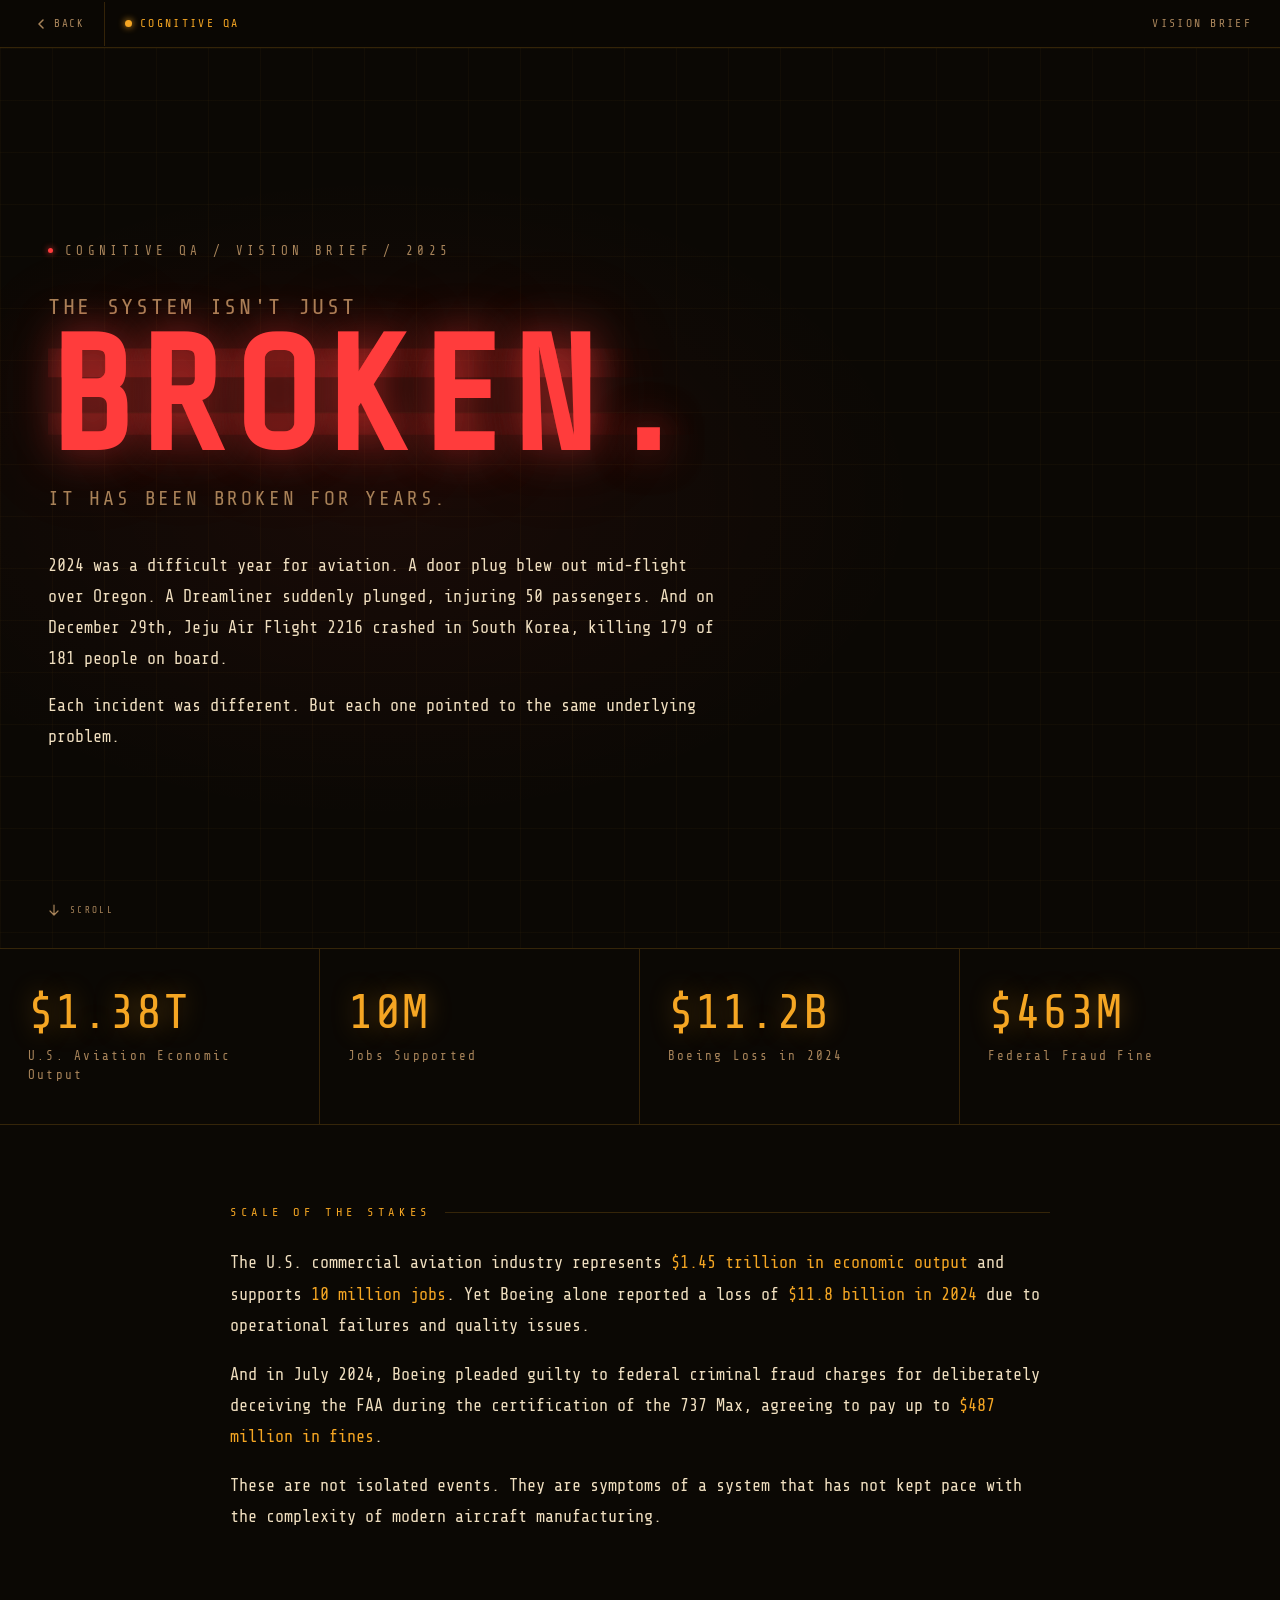
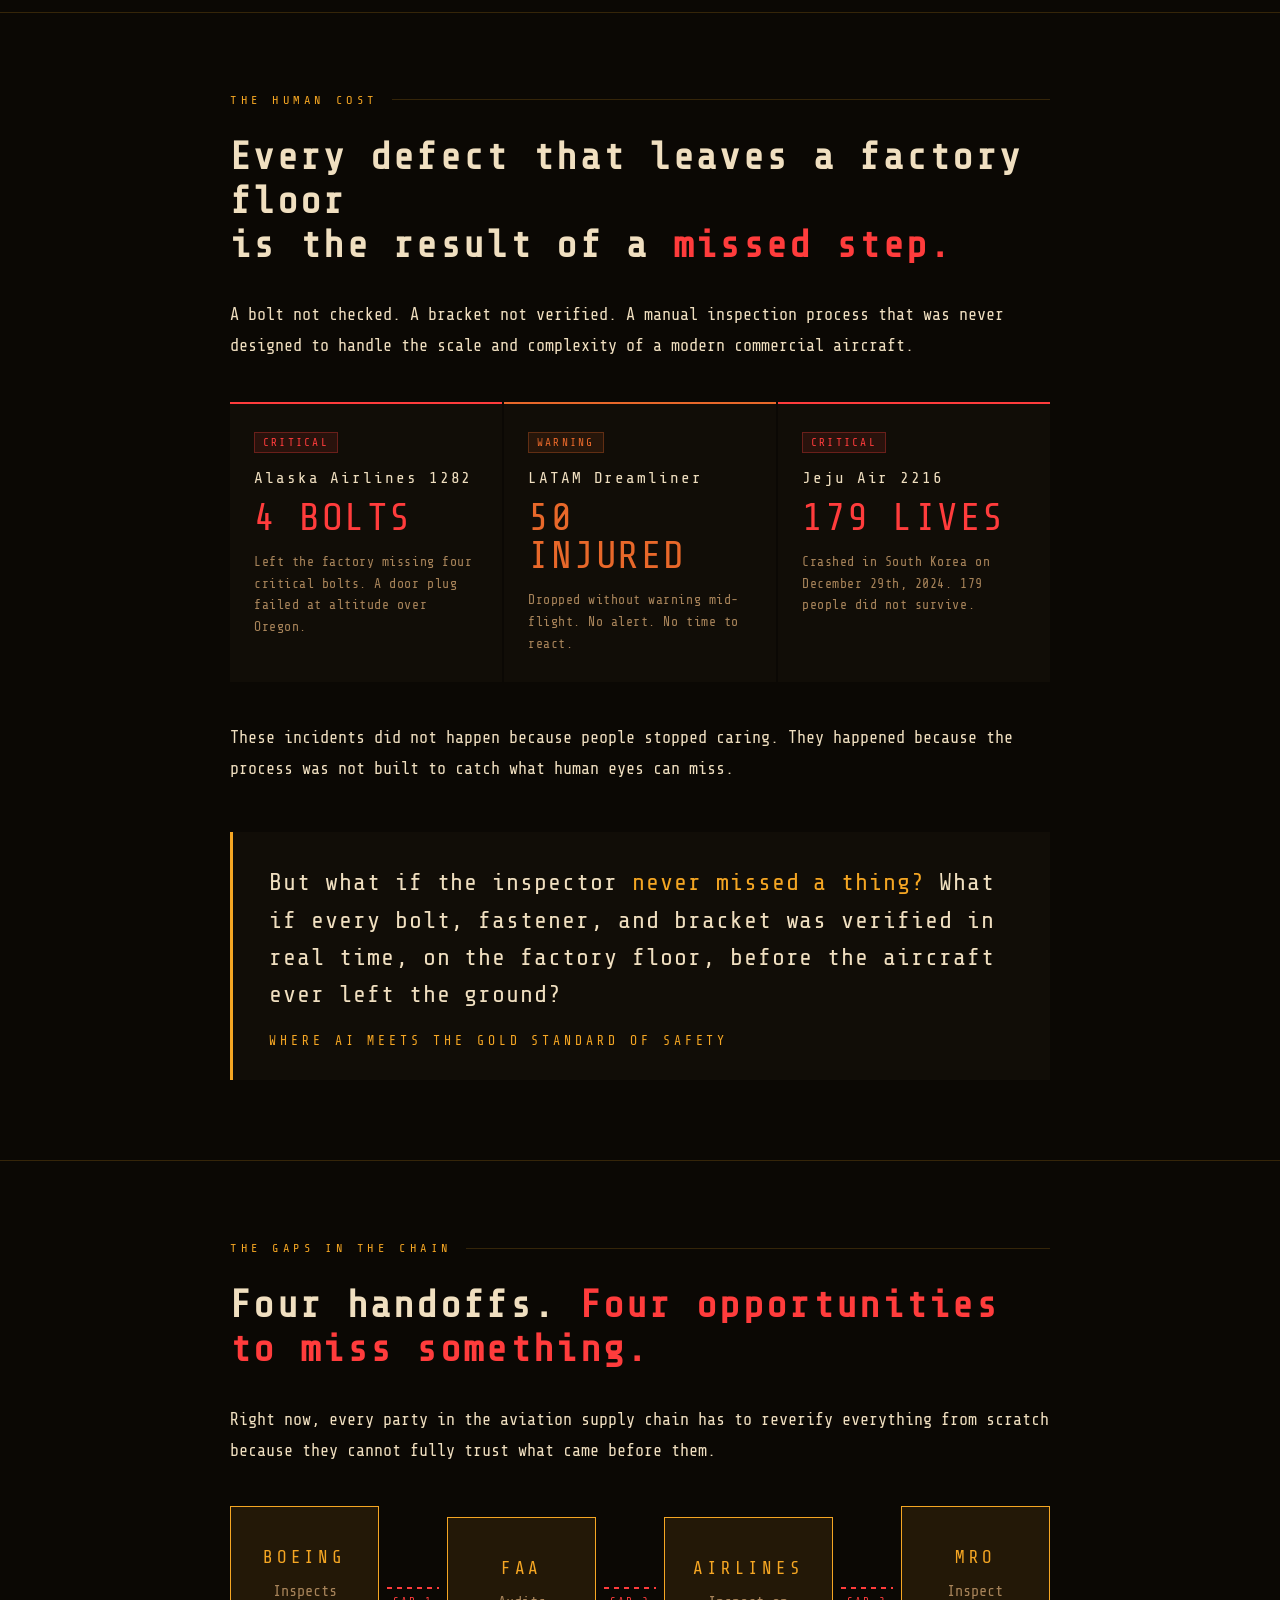
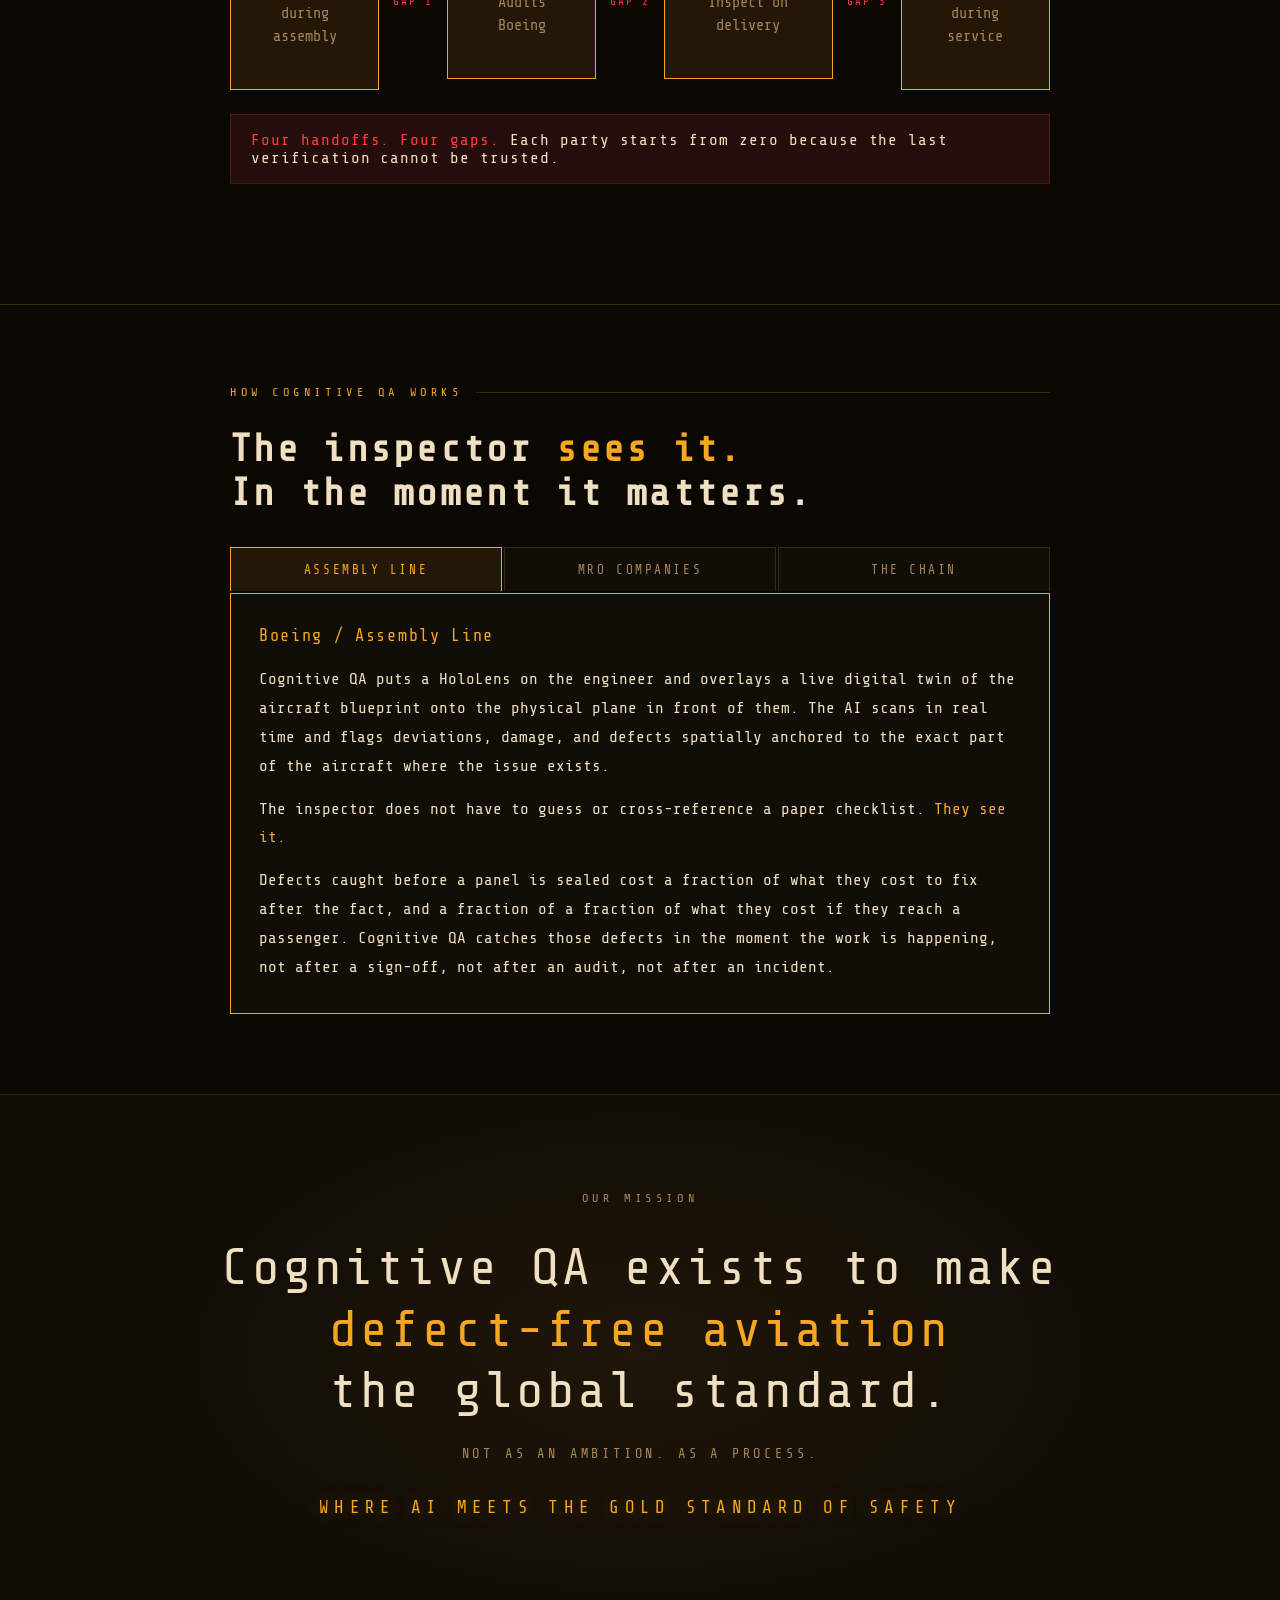
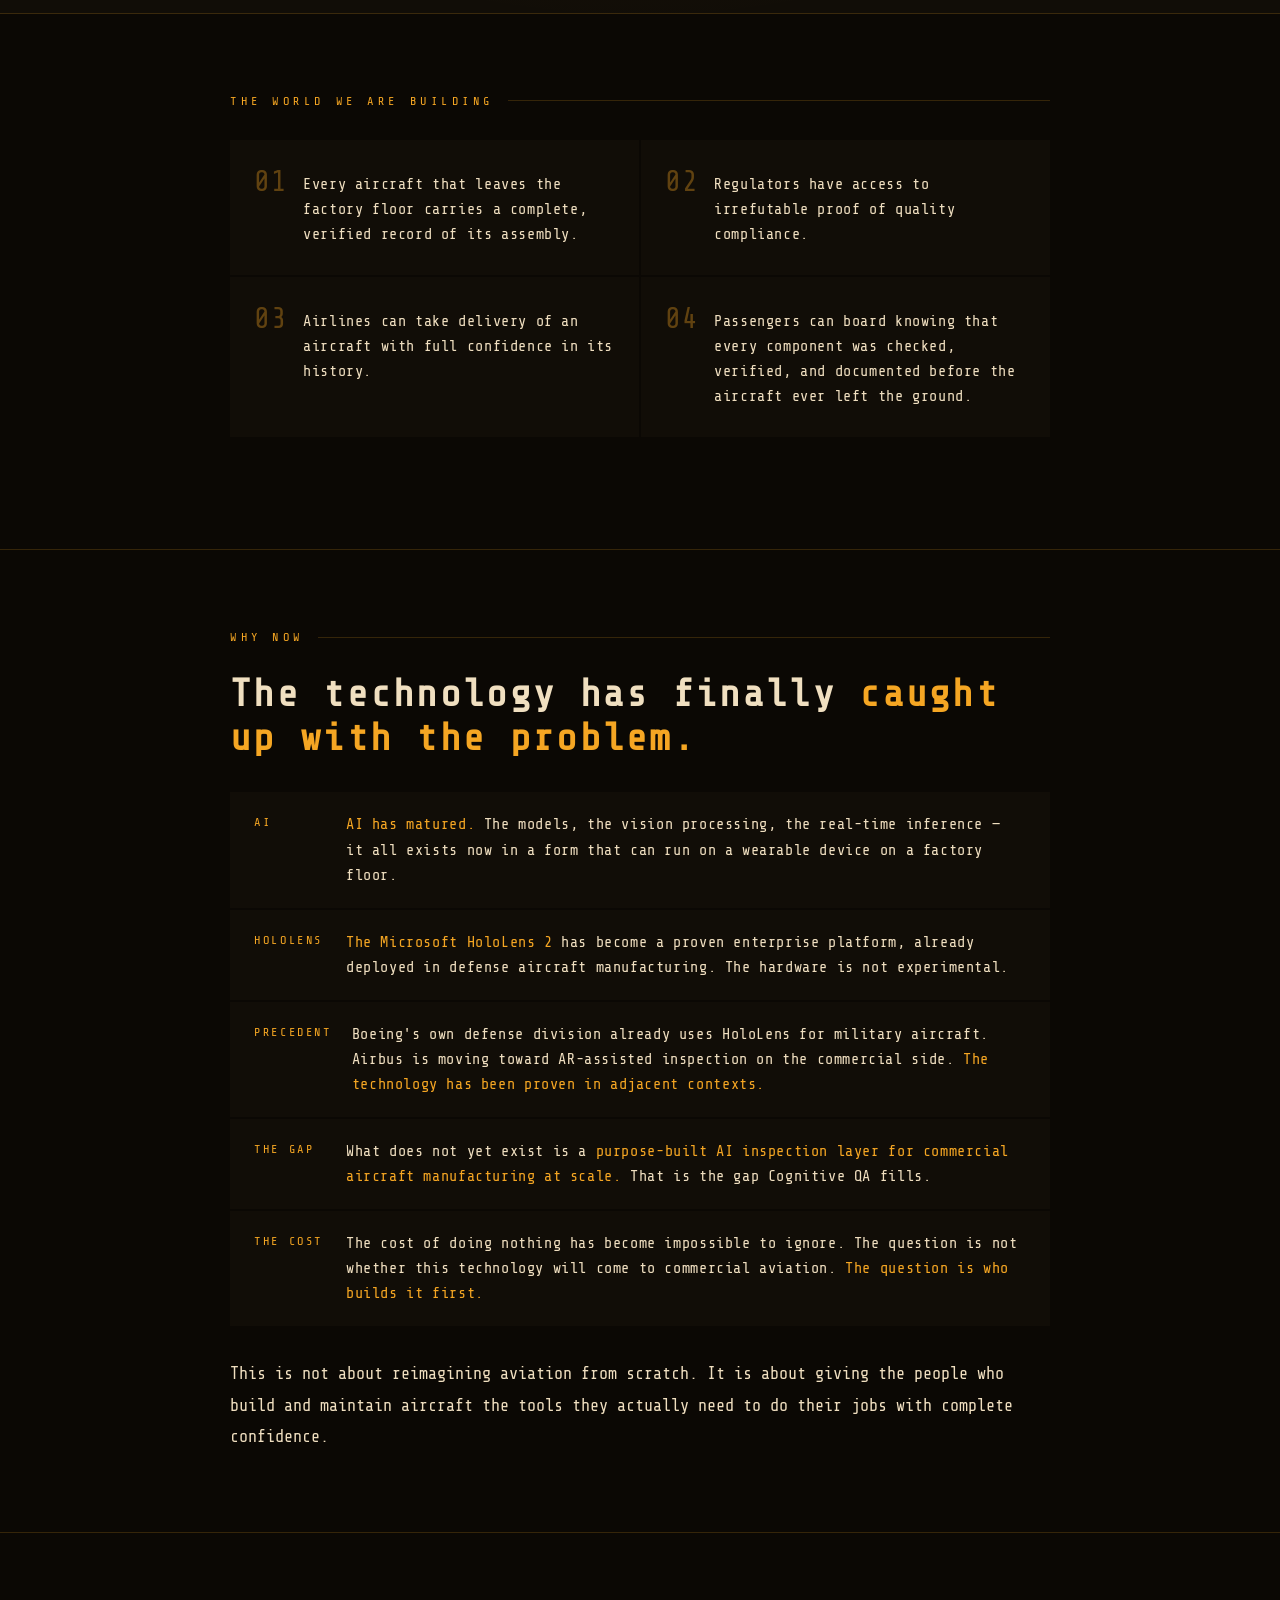
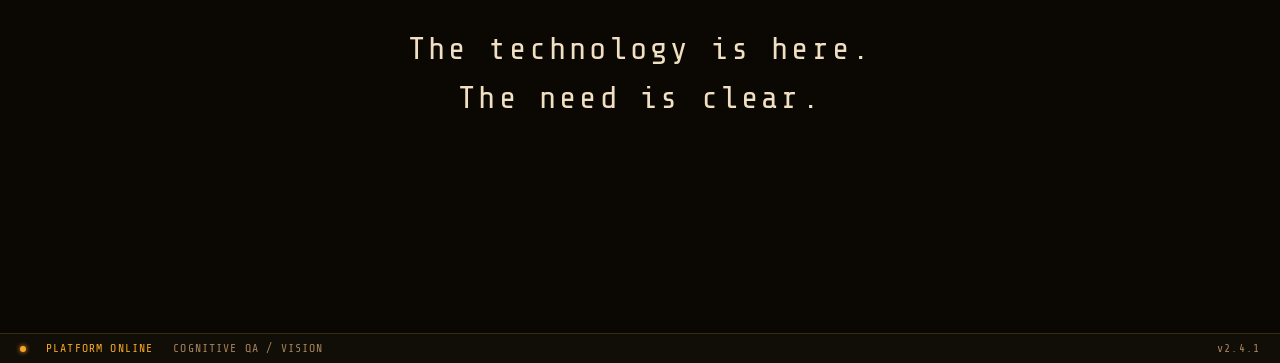
<file: Cognitive QA/vision.html>
<!DOCTYPE html>
<html lang="en">
<head>
  <meta charset="UTF-8" />
  <meta name="viewport" content="width=device-width, initial-scale=1.0" />
  <title>Vision — Cognitive QA</title>
  <link rel="stylesheet" href="styles.css" />
  <style>

    :root {
      --w-bg:       #0b0804;
      --w-surface:  #110d07;
      --w-surface2: #181108;
      --amber:      #f5a623;
      --amber-dim:  rgba(245,166,35,0.10);
      --amber-glow: rgba(245,166,35,0.22);
      --orange:     #e8682a;
      --orange-dim: rgba(232,104,42,0.10);
      --red:        #ff3c3c;
      --red-dim:    rgba(255,60,60,0.10);
      --muted-w:    #a8845a;
      --text-w:     #f0dfc0;
      --border-w:   rgba(245,166,35,0.18);
    }

    * { box-sizing: border-box; margin: 0; padding: 0; }

    body {
      background: var(--w-bg);
      color: var(--text-w);
      font-family: var(--font);
      min-height: 100vh;
      display: flex;
      flex-direction: column;
    }

    /* READING PROGRESS */
    .progress-bar {
      position: fixed;
      top: 0; left: 0;
      width: 0%;
      height: 2px;
      background: linear-gradient(90deg, var(--orange), var(--amber));
      z-index: 200;
      transition: width 0.1s linear;
    }

    /* TOP BAR */
    .top-bar {
      position: sticky;
      top: 0;
      display: flex;
      align-items: center;
      padding: 0 28px;
      height: 48px;
      background: rgba(11,8,4,0.92);
      backdrop-filter: blur(8px);
      border-bottom: 1px solid var(--border-w);
      z-index: 100;
      flex-shrink: 0;
    }

    .back-link {
      display: flex;
      align-items: center;
      gap: 8px;
      color: var(--muted-w);
      text-decoration: none;
      font-size: 0.68rem;
      letter-spacing: 0.14em;
      padding-right: 20px;
      border-right: 1px solid var(--border-w);
      margin-right: 20px;
      transition: color 0.15s;
      min-height: 44px;
    }
    .back-link:hover { color: var(--amber); }

    .brand {
      display: flex;
      align-items: center;
      gap: 8px;
      color: var(--amber);
      font-size: 0.72rem;
      letter-spacing: 0.2em;
      text-decoration: none;
    }

    .brand-dot {
      width: 7px; height: 7px;
      border-radius: 50%;
      background: var(--amber);
      box-shadow: 0 0 7px var(--amber);
      animation: pulse 2s infinite;
    }

    @keyframes pulse {
      0%, 100% { opacity: 1; }
      50%       { opacity: 0.35; }
    }

    .top-bar-right {
      margin-left: auto;
      font-size: 0.72rem;
      letter-spacing: 0.2em;
      color: var(--muted-w);
    }

    /* ── HERO ── */
    .hero {
      min-height: 100svh;
      display: flex;
      flex-direction: column;
      justify-content: center;
      position: relative;
      overflow: hidden;
      padding: 80px 48px 80px;
    }

    .hero-bg-grid {
      position: absolute;
      inset: 0;
      background-image:
        linear-gradient(rgba(245,166,35,0.03) 1px, transparent 1px),
        linear-gradient(90deg, rgba(245,166,35,0.03) 1px, transparent 1px);
      background-size: 52px 52px;
      pointer-events: none;
    }

    .hero-bg-glow {
      position: absolute;
      inset: 0;
      background: radial-gradient(ellipse 70% 60% at 30% 50%, rgba(255,60,60,0.06) 0%, transparent 60%);
      pointer-events: none;
    }

    .hero-content { position: relative; z-index: 1; max-width: 1000px; }

    .hero-eyebrow {
      display: flex;
      align-items: center;
      gap: 12px;
      font-size: 0.78rem;
      letter-spacing: 0.35em;
      color: var(--muted-w);
      margin-bottom: 36px;
    }

    .hero-eyebrow-dot {
      width: 5px; height: 5px;
      border-radius: 50%;
      background: var(--red);
      box-shadow: 0 0 6px var(--red);
      animation: pulse 1.5s infinite;
    }

    .hero-setup {
      font-size: clamp(1rem, 2.5vw, 1.4rem);
      letter-spacing: 0.12em;
      color: var(--muted-w);
      margin-bottom: 8px;
      text-transform: uppercase;
    }

    .hero-broken {
      font-size: clamp(4rem, 13vw, 10rem);
      letter-spacing: 0.04em;
      line-height: 0.9;
      color: var(--red);
      text-shadow:
        0 0 40px rgba(255,60,60,0.5),
        0 0 100px rgba(255,60,60,0.2);
      position: relative;
      display: inline-block;
      animation: brokenPulse 3s ease-in-out infinite;
    }

    @keyframes brokenPulse {
      0%, 100% { text-shadow: 0 0 40px rgba(255,60,60,0.5), 0 0 100px rgba(255,60,60,0.2); }
      50%       { text-shadow: 0 0 60px rgba(255,60,60,0.8), 0 0 140px rgba(255,60,60,0.35); }
    }

    /* Glitch layers */
    .hero-broken::before,
    .hero-broken::after {
      content: 'BROKEN.';
      position: absolute;
      top: 0; left: 0;
      width: 100%;
      overflow: hidden;
      color: var(--red);
    }

    .hero-broken::before {
      animation: glitch1 4s steps(1) infinite;
      clip-path: polygon(0 15%, 100% 15%, 100% 35%, 0 35%);
      opacity: 0.7;
    }

    .hero-broken::after {
      animation: glitch2 4s steps(1) infinite;
      clip-path: polygon(0 60%, 100% 60%, 100% 75%, 0 75%);
      opacity: 0.5;
    }

    @keyframes glitch1 {
      0%, 85%, 100% { transform: none; opacity: 0; }
      87%  { transform: translate(-3px, 0); opacity: 0.7; color: #ff8080; }
      89%  { transform: translate(3px, 0);  opacity: 0.7; }
      91%  { transform: none; opacity: 0; }
    }

    @keyframes glitch2 {
      0%, 85%, 100% { transform: none; opacity: 0; }
      88%  { transform: translate(4px, 0); opacity: 0.5; color: #ffaa40; }
      90%  { transform: translate(-2px, 0); opacity: 0.5; }
      92%  { transform: none; opacity: 0; }
    }

    .hero-suffix {
      display: block;
      font-size: clamp(0.9rem, 2.2vw, 1.25rem);
      letter-spacing: 0.14em;
      color: var(--muted-w);
      margin-top: 16px;
      text-transform: uppercase;
    }

    .hero-body {
      margin-top: 40px;
      font-size: 1.05rem;
      line-height: 1.85;
      color: var(--text-w);
      max-width: 680px;
    }

    .hero-body p + p { margin-top: 16px; }

    .hero-scroll-cue {
      position: absolute;
      bottom: 32px;
      left: 48px;
      display: flex;
      align-items: center;
      gap: 10px;
      font-size: 0.58rem;
      letter-spacing: 0.25em;
      color: var(--muted-w);
      animation: scrollCue 2s ease-in-out infinite;
    }

    @keyframes scrollCue {
      0%, 100% { opacity: 0.4; transform: translateY(0); }
      50%       { opacity: 0.9; transform: translateY(4px); }
    }

    /* ── STATS BAND ── */
    .stats-band {
      display: grid;
      grid-template-columns: repeat(4, 1fr);
      border-top: 1px solid var(--border-w);
      border-bottom: 1px solid var(--border-w);
    }

    .stat-cell {
      padding: 40px 28px;
      border-right: 1px solid var(--border-w);
      position: relative;
      overflow: hidden;
    }

    .stat-cell:last-child { border-right: none; }

    .stat-cell::before {
      content: '';
      position: absolute;
      inset: 0;
      background: var(--amber-dim);
      opacity: 0;
      transition: opacity 0.3s;
    }

    .stat-cell:hover::before { opacity: 1; }

    .stat-num {
      font-size: clamp(1.8rem, 4vw, 3rem);
      letter-spacing: 0.02em;
      color: var(--amber);
      text-shadow: 0 0 24px rgba(245,166,35,0.35);
      line-height: 1;
      display: block;
    }

    .stat-label {
      font-size: 0.78rem;
      letter-spacing: 0.18em;
      color: var(--muted-w);
      margin-top: 10px;
      line-height: 1.5;
    }

    /* ── SECTION WRAPPER ── */
    .section {
      padding: 80px 48px;
      border-bottom: 1px solid var(--border-w);
      position: relative;
    }

    .section-inner { max-width: 820px; margin: 0 auto; }

    .section-label {
      font-size: 0.75rem;
      letter-spacing: 0.38em;
      color: var(--amber);
      text-transform: uppercase;
      margin-bottom: 28px;
      display: flex;
      align-items: center;
      gap: 14px;
    }

    .section-label::after {
      content: '';
      flex: 1;
      height: 1px;
      background: var(--border-w);
    }

    .section-heading {
      font-size: clamp(1.5rem, 3.5vw, 2.4rem);
      letter-spacing: 0.06em;
      line-height: 1.15;
      color: var(--text-w);
      margin-bottom: 32px;
    }

    .section-heading .red   { color: var(--red); }
    .section-heading .amber { color: var(--amber); }

    .body-text {
      font-size: 1.05rem;
      line-height: 1.85;
      color: var(--text-w);
    }

    .body-text p + p { margin-top: 18px; }

    .body-text strong {
      color: var(--amber);
      font-weight: normal;
    }

    /* ── INCIDENT CARDS ── */
    .incident-grid {
      display: grid;
      grid-template-columns: repeat(3, 1fr);
      gap: 2px;
      margin: 40px 0;
    }

    .incident-card {
      background: var(--w-surface);
      padding: 28px 24px;
      position: relative;
      overflow: hidden;
      cursor: default;
      transition: transform 0.2s ease, box-shadow 0.2s ease;
      border-top: 2px solid var(--red);
    }

    .incident-card.warn { border-top-color: var(--orange); }

    .incident-card:hover {
      transform: translateY(-4px);
      box-shadow: 0 12px 40px rgba(255,60,60,0.18);
    }

    .incident-card.warn:hover {
      box-shadow: 0 12px 40px rgba(232,104,42,0.18);
    }

    .incident-card::before {
      content: '';
      position: absolute;
      inset: 0;
      background: var(--red-dim);
      opacity: 0;
      transition: opacity 0.2s;
    }

    .incident-card.warn::before { background: var(--orange-dim); }

    .incident-card:hover::before { opacity: 1; }

    .incident-badge {
      font-size: 0.7rem;
      letter-spacing: 0.2em;
      padding: 3px 8px;
      margin-bottom: 16px;
      display: inline-block;
    }

    .badge-crit {
      background: var(--red-dim);
      color: var(--red);
      border: 1px solid rgba(255,60,60,0.3);
    }

    .badge-warn {
      background: var(--orange-dim);
      color: var(--orange);
      border: 1px solid rgba(232,104,42,0.3);
    }

    .incident-flight {
      font-size: 1rem;
      letter-spacing: 0.12em;
      color: var(--text-w);
      margin-bottom: 12px;
      position: relative;
    }

    .incident-stat {
      font-size: clamp(1.8rem, 3vw, 2.4rem);
      color: var(--red);
      letter-spacing: 0.04em;
      line-height: 1;
      margin-bottom: 14px;
      position: relative;
    }

    .incident-card.warn .incident-stat { color: var(--orange); }

    .incident-desc {
      font-size: 0.82rem;
      color: var(--muted-w);
      line-height: 1.65;
      letter-spacing: 0.04em;
      position: relative;
    }

    /* ── PULL QUOTE ── */
    .pull-quote {
      background: var(--w-surface);
      border-left: 3px solid var(--amber);
      padding: 32px 36px;
      margin: 48px 0 0;
    }

    .pull-quote-text {
      font-size: clamp(1.1rem, 2.5vw, 1.5rem);
      line-height: 1.55;
      letter-spacing: 0.04em;
      color: var(--text-w);
    }

    .pull-quote-text .hi { color: var(--amber); }

    .pull-quote-tagline {
      margin-top: 20px;
      font-size: 0.82rem;
      letter-spacing: 0.3em;
      color: var(--amber);
    }

    /* ── CHAIN DIAGRAM ── */
    .chain-wrap {
      margin: 40px 0;
      overflow-x: auto;
    }

    .chain-track {
      display: flex;
      align-items: center;
      min-width: 800px;
    }

    .chain-node {
      flex: 1;
      background: var(--w-surface);
      border: 1px solid var(--border-w);
      padding: 40px 28px;
      text-align: center;
      transition: border-color 0.3s, background 0.3s;
      position: relative;
    }

    .chain-node.active {
      border-color: var(--amber);
      background: var(--amber-dim);
    }

    .chain-node-party {
      font-size: 1.1rem;
      letter-spacing: 0.22em;
      color: var(--amber);
      margin-bottom: 14px;
    }

    .chain-node-action {
      font-size: 0.95rem;
      color: var(--muted-w);
      line-height: 1.5;
    }

    .chain-gap {
      display: flex;
      flex-direction: column;
      align-items: center;
      padding: 0 8px;
      flex-shrink: 0;
    }

    .chain-gap-line {
      width: 52px;
      height: 2px;
      background: repeating-linear-gradient(90deg, var(--red) 0, var(--red) 5px, transparent 5px, transparent 10px);
    }

    .chain-gap-label {
      font-size: 0.68rem;
      letter-spacing: 0.2em;
      color: var(--red);
      margin-top: 6px;
      white-space: nowrap;
    }

    .chain-summary {
      margin-top: 24px;
      padding: 16px 20px;
      background: var(--red-dim);
      border: 1px solid rgba(255,60,60,0.2);
      font-size: 1rem;
      color: var(--text-w);
      letter-spacing: 0.06em;
    }

    .chain-summary strong { color: var(--red); font-weight: normal; }

    /* ── HOW IT WORKS TABS ── */
    .tabs-row {
      display: flex;
      gap: 2px;
      margin-bottom: 2px;
    }

    .tab-btn {
      flex: 1;
      padding: 14px 12px;
      background: var(--w-surface);
      border: 1px solid var(--border-w);
      border-bottom: none;
      color: var(--muted-w);
      font-family: var(--font);
      font-size: 0.8rem;
      letter-spacing: 0.2em;
      cursor: pointer;
      transition: background 0.15s, color 0.15s, border-color 0.15s;
      text-align: center;
      min-height: 44px;
    }

    .tab-btn:hover { color: var(--amber); background: var(--amber-dim); }

    .tab-btn.active {
      background: var(--amber-dim);
      border-color: var(--amber);
      color: var(--amber);
    }

    .tab-panel {
      display: none;
      background: var(--w-surface);
      border: 1px solid var(--amber);
      padding: 32px 28px;
    }

    .tab-panel.active { display: block; }

    .tab-panel-heading {
      font-size: 1.05rem;
      letter-spacing: 0.1em;
      color: var(--amber);
      margin-bottom: 20px;
    }

    .tab-panel-body {
      font-size: 1rem;
      line-height: 1.8;
      color: var(--text-w);
    }

    .tab-panel-body p + p { margin-top: 14px; }

    .tab-panel-body strong { color: var(--amber); font-weight: normal; }

    /* ── MISSION ── */
    .mission {
      padding: 96px 48px;
      text-align: center;
      background: var(--w-surface);
      border-bottom: 1px solid var(--border-w);
      position: relative;
      overflow: hidden;
    }

    .mission::before {
      content: '';
      position: absolute;
      inset: 0;
      background: radial-gradient(ellipse 60% 80% at 50% 50%, rgba(245,166,35,0.06) 0%, transparent 65%);
      pointer-events: none;
    }

    .mission-kicker {
      font-size: 0.75rem;
      letter-spacing: 0.38em;
      color: var(--muted-w);
      margin-bottom: 32px;
    }

    .mission-text {
      font-size: clamp(1.6rem, 4.5vw, 3.2rem);
      letter-spacing: 0.06em;
      line-height: 1.2;
      color: var(--text-w);
      position: relative;
    }

    .mission-text .amber { color: var(--amber); }

    .mission-sub {
      margin-top: 24px;
      font-size: 0.85rem;
      letter-spacing: 0.28em;
      color: var(--muted-w);
    }

    .mission-tagline {
      margin-top: 36px;
      font-size: clamp(0.85rem, 1.6vw, 1.1rem);
      letter-spacing: 0.3em;
      color: var(--amber);
      text-shadow: 0 0 20px rgba(245,166,35,0.4);
    }

    /* ── WORLD GRID ── */
    .world-grid {
      display: grid;
      grid-template-columns: repeat(2, 1fr);
      gap: 2px;
      margin: 32px 0;
    }

    .world-card {
      background: var(--w-surface);
      padding: 28px 24px;
      display: flex;
      gap: 16px;
      align-items: flex-start;
      transition: background 0.2s;
    }

    .world-card:hover { background: var(--w-surface2); }

    .world-card-num {
      font-size: 1.8rem;
      letter-spacing: 0.02em;
      color: var(--amber);
      opacity: 0.35;
      line-height: 1;
      flex-shrink: 0;
    }

    .world-card-text {
      font-size: 0.95rem;
      line-height: 1.65;
      color: var(--text-w);
      letter-spacing: 0.04em;
      padding-top: 4px;
    }

    /* ── WHY NOW ── */
    .whynow-points {
      display: flex;
      flex-direction: column;
      gap: 2px;
      margin: 32px 0;
    }

    .whynow-point {
      display: flex;
      align-items: flex-start;
      gap: 20px;
      background: var(--w-surface);
      padding: 20px 24px;
      transition: background 0.2s;
    }

    .whynow-point:hover { background: var(--w-surface2); }

    .whynow-tag {
      font-size: 0.75rem;
      letter-spacing: 0.22em;
      color: var(--amber);
      flex-shrink: 0;
      padding-top: 3px;
      min-width: 72px;
    }

    .whynow-text {
      font-size: 0.95rem;
      line-height: 1.65;
      color: var(--text-w);
      letter-spacing: 0.04em;
    }

    .whynow-text strong { color: var(--amber); font-weight: normal; }

    /* ── CLOSING ── */
    .closing {
      padding: 96px 48px;
      text-align: center;
      position: relative;
    }

    .closing-lines { display: flex; flex-direction: column; gap: 8px; margin-bottom: 48px; }

    .closing-line {
      font-size: clamp(1.2rem, 3.2vw, 2rem);
      letter-spacing: 0.1em;
      line-height: 1.3;
      color: var(--muted-w);
      opacity: 0;
      transform: translateY(20px);
      transition: opacity 0.6s ease-out, transform 0.6s ease-out;
    }

    .closing-line.lit   { color: var(--text-w); }
    .closing-line.amber { color: var(--amber); text-shadow: 0 0 30px rgba(245,166,35,0.4); }
    .closing-line.visible { opacity: 1; transform: translateY(0); }

    .closing-tagline {
      font-size: clamp(0.85rem, 1.7vw, 1.1rem);
      letter-spacing: 0.35em;
      color: var(--amber);
      text-shadow: 0 0 20px rgba(245,166,35,0.4);
      opacity: 0;
      transition: opacity 0.8s ease-out 0.6s;
    }

    .closing-tagline.visible { opacity: 1; }

    /* ── STATUS BAR ── */
    .status-bar {
      display: flex;
      align-items: center;
      gap: 20px;
      padding: 8px 20px;
      background: var(--w-surface);
      border-top: 1px solid var(--border-w);
      font-size: 0.72rem;
      letter-spacing: 0.1em;
      color: var(--muted-w);
      flex-shrink: 0;
    }

    .status-dot {
      width: 6px; height: 6px;
      border-radius: 50%;
      background: var(--amber);
      box-shadow: 0 0 5px var(--amber);
      animation: pulse 2s infinite;
    }

    .status-online { color: var(--amber); }
    .status-right  { margin-left: auto; }

    /* ── SCROLL REVEALS ── */
    .reveal {
      opacity: 0;
      transform: translateY(24px);
      transition: opacity 0.6s ease-out, transform 0.6s ease-out;
    }

    .reveal.visible { opacity: 1; transform: translateY(0); }

    .reveal-up {
      opacity: 0;
      transform: translateY(16px);
      transition: opacity 0.5s ease-out, transform 0.5s ease-out;
    }

    .reveal-up.visible { opacity: 1; transform: translateY(0); }

    @media (prefers-reduced-motion: reduce) {
      .reveal, .reveal-up, .closing-line, .closing-tagline {
        opacity: 1; transform: none; transition: none;
      }
      .hero-broken::before, .hero-broken::after { display: none; }
    }

    @media (max-width: 768px) {
      .hero          { padding: 64px 24px; }
      .section       { padding: 56px 24px; }
      .stats-band    { grid-template-columns: repeat(2, 1fr); }
      .incident-grid { grid-template-columns: 1fr; }
      .world-grid    { grid-template-columns: 1fr; }
      .mission, .closing { padding: 64px 24px; }
    }

    @media (max-width: 480px) {
      .stats-band { grid-template-columns: repeat(2, 1fr); }
    }

  </style>
</head>
<body>

  <div class="progress-bar" id="progress" aria-hidden="true"></div>

  <!-- TOP BAR -->
  <div class="top-bar">
    <a href="home.html" class="back-link" aria-label="Back to home">
      <svg width="10" height="10" viewBox="0 0 10 10" fill="none" aria-hidden="true">
        <path d="M7 1L3 5L7 9" stroke="currentColor" stroke-width="1.5" stroke-linecap="round" stroke-linejoin="round"/>
      </svg>
      BACK
    </a>
    <a href="home.html" class="brand">
      <div class="brand-dot"></div>
      COGNITIVE QA
    </a>
    <span class="top-bar-right">VISION BRIEF</span>
  </div>

  <!-- HERO -->
  <header class="hero" aria-label="Vision Brief opening">
    <div class="hero-bg-grid" aria-hidden="true"></div>
    <div class="hero-bg-glow" aria-hidden="true"></div>

    <div class="hero-content">
      <div class="hero-eyebrow">
        <div class="hero-eyebrow-dot" aria-hidden="true"></div>
        COGNITIVE QA / VISION BRIEF / 2025
      </div>

      <p class="hero-setup">The System Isn't Just</p>
      <h1 class="hero-broken" aria-label="BROKEN.">BROKEN.</h1>
      <span class="hero-suffix">It Has Been Broken for Years.</span>

      <div class="hero-body">
        <p>2024 was a difficult year for aviation. A door plug blew out mid-flight over Oregon. A Dreamliner suddenly plunged, injuring 50 passengers. And on December 29th, Jeju Air Flight 2216 crashed in South Korea, killing 179 of 181 people on board.</p>
        <p>Each incident was different. But each one pointed to the same underlying problem.</p>
      </div>
    </div>

    <div class="hero-scroll-cue" aria-hidden="true">
      <svg width="12" height="12" viewBox="0 0 12 12" fill="none">
        <path d="M6 1v10M2 7l4 4 4-4" stroke="currentColor" stroke-width="1.2" stroke-linecap="round" stroke-linejoin="round"/>
      </svg>
      SCROLL
    </div>
  </header>

  <!-- STATS -->
  <div class="stats-band" role="region" aria-label="Key statistics">
    <div class="stat-cell">
      <span class="stat-num" data-target="1.45" data-suffix="T" data-prefix="$" data-decimals="2" id="s1">$0T</span>
      <p class="stat-label">U.S. Aviation Economic Output</p>
    </div>
    <div class="stat-cell">
      <span class="stat-num" data-target="10" data-suffix="M" data-prefix="" data-decimals="0" id="s2">0M</span>
      <p class="stat-label">Jobs Supported</p>
    </div>
    <div class="stat-cell">
      <span class="stat-num" data-target="11.8" data-suffix="B" data-prefix="$" data-decimals="1" id="s3">$0B</span>
      <p class="stat-label">Boeing Loss in 2024</p>
    </div>
    <div class="stat-cell">
      <span class="stat-num" data-target="487" data-suffix="M" data-prefix="$" data-decimals="0" id="s4">$0M</span>
      <p class="stat-label">Federal Fraud Fine</p>
    </div>
  </div>

  <!-- SCALE OF THE STAKES -->
  <section class="section reveal">
    <div class="section-inner">
      <div class="section-label">Scale of the Stakes</div>
      <div class="body-text">
        <p>The U.S. commercial aviation industry represents <strong>$1.45 trillion in economic output</strong> and supports <strong>10 million jobs</strong>. Yet Boeing alone reported a loss of <strong>$11.8 billion in 2024</strong> due to operational failures and quality issues.</p>
        <p>And in July 2024, Boeing pleaded guilty to federal criminal fraud charges for deliberately deceiving the FAA during the certification of the 737 Max, agreeing to pay up to <strong>$487 million in fines</strong>.</p>
        <p>These are not isolated events. They are symptoms of a system that has not kept pace with the complexity of modern aircraft manufacturing.</p>
      </div>
    </div>
  </section>

  <!-- THE HUMAN COST -->
  <section class="section">
    <div class="section-inner">
      <div class="section-label reveal">The Human Cost</div>
      <h2 class="section-heading reveal">Every defect that leaves a factory floor<br/>is the result of a <span class="red">missed step.</span></h2>
      <div class="body-text reveal">
        <p>A bolt not checked. A bracket not verified. A manual inspection process that was never designed to handle the scale and complexity of a modern commercial aircraft.</p>
      </div>

      <div class="incident-grid" role="list">
        <div class="incident-card reveal-up" role="listitem" style="transition-delay:0ms">
          <span class="incident-badge badge-crit">CRITICAL</span>
          <p class="incident-flight">Alaska Airlines 1282</p>
          <div class="incident-stat">4 BOLTS</div>
          <p class="incident-desc">Left the factory missing four critical bolts. A door plug failed at altitude over Oregon.</p>
        </div>
        <div class="incident-card warn reveal-up" role="listitem" style="transition-delay:80ms">
          <span class="incident-badge badge-warn">WARNING</span>
          <p class="incident-flight">LATAM Dreamliner</p>
          <div class="incident-stat">50 INJURED</div>
          <p class="incident-desc">Dropped without warning mid-flight. No alert. No time to react.</p>
        </div>
        <div class="incident-card reveal-up" role="listitem" style="transition-delay:160ms">
          <span class="incident-badge badge-crit">CRITICAL</span>
          <p class="incident-flight">Jeju Air 2216</p>
          <div class="incident-stat">179 LIVES</div>
          <p class="incident-desc">Crashed in South Korea on December 29th, 2024. 179 people did not survive.</p>
        </div>
      </div>

      <div class="body-text reveal">
        <p>These incidents did not happen because people stopped caring. They happened because the process was not built to catch what human eyes can miss.</p>
      </div>

      <div class="pull-quote reveal">
        <p class="pull-quote-text">But what if the inspector <span class="hi">never missed a thing?</span> What if every bolt, fastener, and bracket was verified in real time, on the factory floor, before the aircraft ever left the ground?</p>
        <p class="pull-quote-tagline">WHERE AI MEETS THE GOLD STANDARD OF SAFETY</p>
      </div>
    </div>
  </section>

  <!-- GAPS IN THE CHAIN -->
  <section class="section">
    <div class="section-inner">
      <div class="section-label reveal">The Gaps in the Chain</div>
      <h2 class="section-heading reveal">Four handoffs. <span class="red">Four opportunities to miss something.</span></h2>
      <div class="body-text reveal">
        <p>Right now, every party in the aviation supply chain has to reverify everything from scratch because they cannot fully trust what came before them.</p>
      </div>

      <div class="chain-wrap reveal" aria-label="Supply chain handoff diagram">
        <div class="chain-track" id="chainTrack">
          <div class="chain-node" id="cn1">
            <p class="chain-node-party">BOEING</p>
            <p class="chain-node-action">Inspects during assembly</p>
          </div>
          <div class="chain-gap">
            <div class="chain-gap-line"></div>
            <span class="chain-gap-label">GAP 1</span>
          </div>
          <div class="chain-node" id="cn2">
            <p class="chain-node-party">FAA</p>
            <p class="chain-node-action">Audits Boeing</p>
          </div>
          <div class="chain-gap">
            <div class="chain-gap-line"></div>
            <span class="chain-gap-label">GAP 2</span>
          </div>
          <div class="chain-node" id="cn3">
            <p class="chain-node-party">AIRLINES</p>
            <p class="chain-node-action">Inspect on delivery</p>
          </div>
          <div class="chain-gap">
            <div class="chain-gap-line"></div>
            <span class="chain-gap-label">GAP 3</span>
          </div>
          <div class="chain-node" id="cn4">
            <p class="chain-node-party">MRO</p>
            <p class="chain-node-action">Inspect during service</p>
          </div>
        </div>
        <div class="chain-summary">
          <strong>Four handoffs. Four gaps.</strong> Each party starts from zero because the last verification cannot be trusted.
        </div>
      </div>
    </div>
  </section>

  <!-- HOW IT WORKS -->
  <section class="section">
    <div class="section-inner">
      <div class="section-label reveal">How Cognitive QA Works</div>
      <h2 class="section-heading reveal">The inspector <span class="amber">sees it.</span><br/>In the moment it matters.</h2>

      <div class="reveal">
        <div class="tabs-row" role="tablist" aria-label="Use case selector">
          <button class="tab-btn active" role="tab" aria-selected="true"  aria-controls="tab-boeing"    id="btn-boeing"  onclick="switchTab('boeing')">ASSEMBLY LINE</button>
          <button class="tab-btn"        role="tab" aria-selected="false" aria-controls="tab-mro"       id="btn-mro"     onclick="switchTab('mro')">MRO COMPANIES</button>
          <button class="tab-btn"        role="tab" aria-selected="false" aria-controls="tab-chain"     id="btn-chain"   onclick="switchTab('chain')">THE CHAIN</button>
        </div>

        <div class="tab-panel active" id="tab-boeing" role="tabpanel" aria-labelledby="btn-boeing">
          <p class="tab-panel-heading">Boeing / Assembly Line</p>
          <div class="tab-panel-body">
            <p>Cognitive QA puts a HoloLens on the engineer and overlays a live digital twin of the aircraft blueprint onto the physical plane in front of them. The AI scans in real time and flags deviations, damage, and defects spatially anchored to the exact part of the aircraft where the issue exists.</p>
            <p>The inspector does not have to guess or cross-reference a paper checklist. <strong>They see it.</strong></p>
            <p>Defects caught before a panel is sealed cost a fraction of what they cost to fix after the fact, and a fraction of a fraction of what they cost if they reach a passenger. Cognitive QA catches those defects in the moment the work is happening, not after a sign-off, not after an audit, not after an incident.</p>
          </div>
        </div>

        <div class="tab-panel" id="tab-mro" role="tabpanel" aria-labelledby="btn-mro">
          <p class="tab-panel-heading">MRO Companies / Maintenance</p>
          <div class="tab-panel-body">
            <p>For MRO companies, the value is speed, consistency, and certainty.</p>
            <p><strong>Every inspector, regardless of experience level, performs at the level of your most senior one.</strong></p>
            <p>The HoloLens overlay eliminates the gap between a 30-year veteran and a technician on their second year. The AI carries the institutional knowledge. The human executes with full confidence.</p>
          </div>
        </div>

        <div class="tab-panel" id="tab-chain" role="tabpanel" aria-labelledby="btn-chain">
          <p class="tab-panel-heading">The Unbroken Chain</p>
          <div class="tab-panel-body">
            <p>Cognitive QA does not just close one of those gaps. It creates a <strong>single, unbroken, tamper-proof chain of verified truth</strong> that every party in that chain can rely on.</p>
            <p>Boeing's verification travels to the FAA. The FAA's record travels to the airline. The airline's history travels to MRO. For the first time, quality does not have to be rediscovered at every step.</p>
            <p><strong>It travels with the aircraft.</strong></p>
          </div>
        </div>
      </div>
    </div>
  </section>

  <!-- MISSION -->
  <div class="mission reveal" role="region" aria-label="Mission statement">
    <p class="mission-kicker">OUR MISSION</p>
    <p class="mission-text">
      Cognitive QA exists to make<br/>
      <span class="amber">defect-free aviation</span><br/>
      the global standard.
    </p>
    <p class="mission-sub">NOT AS AN AMBITION. AS A PROCESS.</p>
    <p class="mission-tagline">WHERE AI MEETS THE GOLD STANDARD OF SAFETY</p>
  </div>

  <!-- THE WORLD WE ARE BUILDING -->
  <section class="section">
    <div class="section-inner">
      <div class="section-label reveal">The World We Are Building</div>

      <div class="world-grid reveal">
        <div class="world-card">
          <span class="world-card-num">01</span>
          <p class="world-card-text">Every aircraft that leaves the factory floor carries a complete, verified record of its assembly.</p>
        </div>
        <div class="world-card">
          <span class="world-card-num">02</span>
          <p class="world-card-text">Regulators have access to irrefutable proof of quality compliance.</p>
        </div>
        <div class="world-card">
          <span class="world-card-num">03</span>
          <p class="world-card-text">Airlines can take delivery of an aircraft with full confidence in its history.</p>
        </div>
        <div class="world-card">
          <span class="world-card-num">04</span>
          <p class="world-card-text">Passengers can board knowing that every component was checked, verified, and documented before the aircraft ever left the ground.</p>
        </div>
      </div>
    </div>
  </section>

  <!-- WHY NOW -->
  <section class="section">
    <div class="section-inner">
      <div class="section-label reveal">Why Now</div>
      <h2 class="section-heading reveal">The technology has finally <span class="amber">caught up with the problem.</span></h2>

      <div class="whynow-points reveal">
        <div class="whynow-point">
          <span class="whynow-tag">AI</span>
          <p class="whynow-text"><strong>AI has matured.</strong> The models, the vision processing, the real-time inference — it all exists now in a form that can run on a wearable device on a factory floor.</p>
        </div>
        <div class="whynow-point">
          <span class="whynow-tag">HOLOLENS</span>
          <p class="whynow-text"><strong>The Microsoft HoloLens 2</strong> has become a proven enterprise platform, already deployed in defense aircraft manufacturing. The hardware is not experimental.</p>
        </div>
        <div class="whynow-point">
          <span class="whynow-tag">PRECEDENT</span>
          <p class="whynow-text">Boeing's own defense division already uses HoloLens for military aircraft. Airbus is moving toward AR-assisted inspection on the commercial side. <strong>The technology has been proven in adjacent contexts.</strong></p>
        </div>
        <div class="whynow-point">
          <span class="whynow-tag">THE GAP</span>
          <p class="whynow-text">What does not yet exist is a <strong>purpose-built AI inspection layer for commercial aircraft manufacturing at scale.</strong> That is the gap Cognitive QA fills.</p>
        </div>
        <div class="whynow-point">
          <span class="whynow-tag">THE COST</span>
          <p class="whynow-text">The cost of doing nothing has become impossible to ignore. The question is not whether this technology will come to commercial aviation. <strong>The question is who builds it first.</strong></p>
        </div>
      </div>

      <div class="body-text reveal">
        <p>This is not about reimagining aviation from scratch. It is about giving the people who build and maintain aircraft the tools they actually need to do their jobs with complete confidence.</p>
      </div>
    </div>
  </section>

  <!-- CLOSING -->
  <footer class="closing" aria-label="Closing statement">
    <div class="closing-lines">
      <p class="closing-line lit"  id="cl1">The technology is here.</p>
      <p class="closing-line lit"  id="cl2">The need is clear.</p>
      <p class="closing-line amber" id="cl3">The time to act is now.</p>
    </div>
    <p class="closing-tagline" id="cltag">WHERE AI MEETS THE GOLD STANDARD OF SAFETY</p>
  </footer>

  <!-- STATUS BAR -->
  <div class="status-bar">
    <div class="status-dot"></div>
    <span class="status-online">PLATFORM ONLINE</span>
    <span>COGNITIVE QA / VISION</span>
    <span class="status-right">v2.4.1</span>
  </div>

  <script>
    // ── READING PROGRESS ──
    const progressBar = document.getElementById('progress');
    window.addEventListener('scroll', () => {
      const doc = document.documentElement;
      const scrolled = doc.scrollTop / (doc.scrollHeight - doc.clientHeight);
      progressBar.style.width = (scrolled * 100) + '%';
    }, { passive: true });

    // ── INTERSECTION OBSERVER (scroll reveals) ──
    const revealObs = new IntersectionObserver((entries) => {
      entries.forEach(e => {
        if (e.isIntersecting) {
          e.target.classList.add('visible');
          revealObs.unobserve(e.target);
        }
      });
    }, { threshold: 0.12 });

    document.querySelectorAll('.reveal, .reveal-up').forEach(el => revealObs.observe(el));

    // ── STAT COUNTERS ──
    function formatStat(el, value) {
      const pre  = el.dataset.prefix  || '';
      const suf  = el.dataset.suffix  || '';
      const dec  = parseInt(el.dataset.decimals) || 0;
      return pre + value.toFixed(dec) + suf;
    }

    function runCounter(el) {
      const target   = parseFloat(el.dataset.target);
      const duration = 1800;
      const start    = performance.now();
      el.dataset.run = '1';

      function step(now) {
        const p = Math.min((now - start) / duration, 1);
        const t = 1 - Math.pow(1 - p, 3);
        el.textContent = formatStat(el, t * target);
        if (p < 1) requestAnimationFrame(step);
        else el.textContent = formatStat(el, target);
      }
      requestAnimationFrame(step);
    }

    const statObs = new IntersectionObserver((entries) => {
      entries.forEach(e => {
        if (e.isIntersecting && !e.target.dataset.run) {
          runCounter(e.target);
          statObs.unobserve(e.target);
        }
      });
    }, { threshold: 0.5 });

    document.querySelectorAll('.stat-num').forEach(el => statObs.observe(el));

    // ── CHAIN NODE LIGHT-UP ──
    const chainObs = new IntersectionObserver((entries) => {
      entries.forEach(e => {
        if (e.isIntersecting) {
          const nodes = ['cn1','cn2','cn3','cn4'];
          nodes.forEach((id, i) => {
            setTimeout(() => {
              document.getElementById(id).classList.add('active');
            }, i * 220);
          });
          chainObs.unobserve(e.target);
        }
      });
    }, { threshold: 0.4 });

    const ct = document.getElementById('chainTrack');
    if (ct) chainObs.observe(ct);

    // ── CLOSING LINES ──
    const closingObs = new IntersectionObserver((entries) => {
      entries.forEach(e => {
        if (e.isIntersecting) {
          ['cl1','cl2','cl3','cltag'].forEach((id, i) => {
            setTimeout(() => {
              const el = document.getElementById(id);
              if (el) el.classList.add('visible');
            }, i * 220);
          });
          closingObs.unobserve(e.target);
        }
      });
    }, { threshold: 0.3 });

    const cl = document.getElementById('cl1');
    if (cl) closingObs.observe(cl);

    // ── TABS ──
    function switchTab(name) {
      document.querySelectorAll('.tab-btn').forEach(b => {
        b.classList.remove('active');
        b.setAttribute('aria-selected', 'false');
      });
      document.querySelectorAll('.tab-panel').forEach(p => p.classList.remove('active'));

      document.getElementById('btn-'  + name).classList.add('active');
      document.getElementById('btn-'  + name).setAttribute('aria-selected', 'true');
      document.getElementById('tab-'  + name).classList.add('active');
    }
  </script>

</body>
</html>
</file>
<file: Cognitive QA/styles.css>
@import url('https://fonts.googleapis.com/css2?family=Share+Tech+Mono&display=swap');

*, *::before, *::after { box-sizing: border-box; margin: 0; padding: 0; }

:root {
  --bg:      #0a0e1a;
  --surface: #0d1424;
  --surface2:#111c30;
  --cyan:    #00e5ff;
  --cyan-dim: rgba(0, 229, 255, 0.15);
  --red:     #ff3333;
  --red-dim: rgba(255, 51, 51, 0.15);
  --orange:  #ff9500;
  --orange-dim: rgba(255, 149, 0, 0.15);
  --green:   #00ff88;
  --green-dim: rgba(0, 255, 136, 0.15);
  --text:    #c8d8e8;
  --muted:   #4a6070;
  --border:  rgba(0, 229, 255, 0.2);
  --font:    'Share Tech Mono', 'Courier New', monospace;
}

body {
  background: var(--bg);
  color: var(--text);
  font-family: var(--font);
  min-height: 100vh;
  display: flex;
  flex-direction: column;
}

/* ── TOP BAR ── */
.top-bar {
  display: flex;
  align-items: center;
  justify-content: space-between;
  padding: 0 24px;
  height: 48px;
  border-bottom: 1px solid var(--border);
  background: var(--surface);
  flex-shrink: 0;
}

.brand {
  display: flex;
  align-items: center;
  gap: 8px;
  color: var(--cyan);
  font-size: 0.8rem;
  letter-spacing: 0.12em;
  text-decoration: none;
}

.brand-dot {
  width: 8px;
  height: 8px;
  border-radius: 50%;
  background: var(--cyan);
  box-shadow: 0 0 6px var(--cyan);
  animation: pulse 2s infinite;
}

@keyframes pulse {
  0%, 100% { opacity: 1; }
  50%       { opacity: 0.4; }
}

.demo-badge {
  font-size: 0.65rem;
  letter-spacing: 0.15em;
  color: var(--muted);
}

/* ── BADGES ── */
.badge {
  display: inline-flex;
  align-items: center;
  gap: 4px;
  padding: 3px 10px;
  border-radius: 3px;
  font-size: 0.65rem;
  font-family: var(--font);
  letter-spacing: 0.1em;
  font-weight: bold;
}
.badge-red    { background: var(--red-dim);    color: var(--red);    border: 1px solid var(--red); }
.badge-orange { background: var(--orange-dim); color: var(--orange); border: 1px solid var(--orange); }
.badge-green  { background: var(--green-dim);  color: var(--green);  border: 1px solid var(--green); }
.badge-cyan   { background: var(--cyan-dim);   color: var(--cyan);   border: 1px solid var(--cyan); }

/* ── HUD CARD ── */
.hud-card {
  background: var(--surface);
  border: 1px solid var(--border);
  border-radius: 4px;
  padding: 14px 16px;
}

.hud-label {
  font-size: 0.6rem;
  letter-spacing: 0.18em;
  color: var(--cyan);
  text-transform: uppercase;
  margin-bottom: 10px;
}

/* ── DEFECT POPUP ── */
.defect-popup {
  position: absolute;
  background: var(--surface);
  border: 1px solid var(--red);
  border-radius: 4px;
  padding: 12px 14px;
  width: 230px;
  z-index: 100;
  box-shadow: 0 0 20px rgba(255,51,51,0.3);
  pointer-events: none;
}

.defect-popup.warning {
  border-color: var(--orange);
  box-shadow: 0 0 20px rgba(255,149,0,0.3);
}

.defect-popup-id {
  font-size: 0.6rem;
  color: var(--muted);
  letter-spacing: 0.1em;
  margin-bottom: 4px;
}

.defect-popup-title {
  font-size: 0.85rem;
  color: var(--text);
  margin-bottom: 8px;
}

.defect-popup-detail {
  font-size: 0.7rem;
  color: var(--muted);
  line-height: 1.6;
  margin-bottom: 8px;
}

.defect-popup-severity {
  font-size: 0.65rem;
  letter-spacing: 0.1em;
  color: var(--red);
}

.defect-popup.warning .defect-popup-severity {
  color: var(--orange);
}

/* ── STATUS BAR ── */
.status-bar {
  display: flex;
  align-items: center;
  gap: 24px;
  padding: 8px 16px;
  background: var(--surface);
  border-top: 1px solid var(--border);
  font-size: 0.6rem;
  letter-spacing: 0.1em;
  color: var(--muted);
  flex-shrink: 0;
}

.status-bar span { display: flex; align-items: center; gap: 6px; }
.status-bar .status-active { color: var(--cyan); }
.status-bar .status-warn   { color: var(--orange); }
.status-bar .status-fail   { color: var(--red); }
.status-bar-dot {
  width: 6px; height: 6px;
  border-radius: 50%;
  background: var(--cyan);
}

/* ── FOOTER ── */
.page-footer {
  padding: 14px 24px;
  border-top: 1px solid var(--border);
  font-size: 0.65rem;
  color: var(--muted);
  letter-spacing: 0.1em;
}

.page-footer a {
  color: var(--muted);
  text-decoration: none;
}
.page-footer a:hover { color: var(--cyan); }

/* ── BACK LINK ── */
.back-link {
  display: flex;
  align-items: center;
  gap: 6px;
  color: var(--muted);
  text-decoration: none;
  font-size: 0.7rem;
  letter-spacing: 0.1em;
  padding: 4px 8px;
  border-right: 1px solid var(--border);
  margin-right: 16px;
  transition: color 0.15s;
}
.back-link:hover { color: var(--cyan); }

/* ── SCROLLBAR ── */
::-webkit-scrollbar { width: 4px; }
::-webkit-scrollbar-track { background: var(--surface); }
::-webkit-scrollbar-thumb { background: var(--muted); border-radius: 2px; }
</file>
